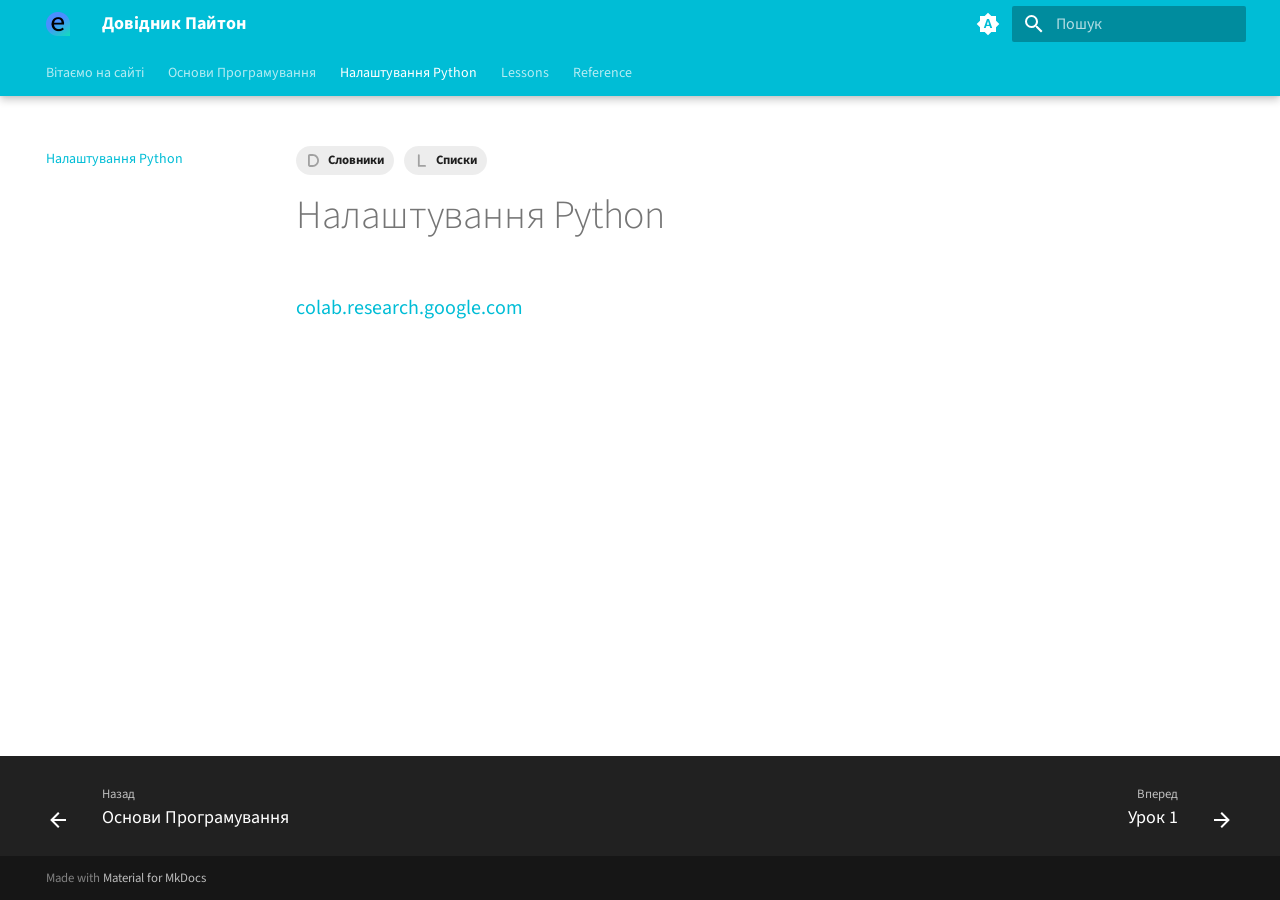
<file: setup/index.html>
<!doctype html>
<html lang="uk" class="no-js">
  <head>
    
      <meta charset="utf-8">
      <meta name="viewport" content="width=device-width,initial-scale=1">
      
      
      
        <link rel="canonical" href="https://ekidscoding.github.io/python-dovidnyk/setup/">
      
      
        <link rel="prev" href="../fundamentals/">
      
      
        <link rel="next" href="../lessons/1/">
      
      
      <link rel="icon" href="../assets/favicon.ico">
      <meta name="generator" content="mkdocs-1.6.1, mkdocs-material-9.6.14">
    
    
      
        <title>Налаштування Python - Довідник Пайтон</title>
      
    
    
      <link rel="stylesheet" href="../assets/stylesheets/main.342714a4.min.css">
      
        
        <link rel="stylesheet" href="../assets/stylesheets/palette.06af60db.min.css">
      
      


  
  
    
    
      
    
    
  
    
    
      
    
    
  
    
    
      
    
    
  
    
    
      
    
    
  
  
  <style>:root{.md-tag.md-tag--types{--md-tag-icon:url('data:image/svg+xml;charset=utf-8,%3Csvg%20xmlns%3D%22http%3A//www.w3.org/2000/svg%22%20viewBox%3D%220%200%2024%2024%22%3E%3Cpath%20d%3D%22M11%2011V2H2v9m2-2V4h5v5m11-2.5C20%207.9%2018.9%209%2017.5%209S15%207.9%2015%206.5%2016.11%204%2017.5%204%2020%205.11%2020%206.5M6.5%2014%202%2022h9m-3.42-2H5.42l1.08-1.92M22%206.5C22%204%2020%202%2017.5%202S13%204%2013%206.5s2%204.5%204.5%204.5S22%209%2022%206.5M19%2017v-3h-2v3h-3v2h3v3h2v-3h3v-2Z%22/%3E%3C/svg%3E');}.md-tag.md-tag--str{--md-tag-icon:url('data:image/svg+xml;charset=utf-8,%3Csvg%20xmlns%3D%22http%3A//www.w3.org/2000/svg%22%20viewBox%3D%220%200%20320%20512%22%3E%3C%21--%21%20Font%20Awesome%20Free%206.7.2%20by%20%40fontawesome%20-%20https%3A//fontawesome.com%20License%20-%20https%3A//fontawesome.com/license/free%20%28Icons%3A%20CC%20BY%204.0%2C%20Fonts%3A%20SIL%20OFL%201.1%2C%20Code%3A%20MIT%20License%29%20Copyright%202024%20Fonticons%2C%20Inc.--%3E%3Cpath%20d%3D%22M99.1%20105.4C79%20114%2068.2%20127.2%2065.2%20144.8c-2.4%2014.1-.7%2023.2%202%2029.4%202.8%206.3%207.9%2012.4%2016.7%2018.6%2019.2%2013.4%2048.3%2022.1%2084.9%2032.5%201%20.3%201.9.6%202.9.8%2032.7%209.3%2072%2020.6%20100.9%2040.7%2015.7%2010.9%2029.9%2025.5%2038.6%2045.1%208.8%2019.8%2010.8%2042%206.6%2066.3-7.3%2042.5-35.3%2071.7-71.8%2087.3-35.4%2015.2-79.1%2017.9-123.7%2010.9h-.2c-24-3.9-62.7-17.1-87.6-25.6-4.8-1.7-9.2-3.1-12.8-4.3-16.6-5.7-25.6-23.8-20.1-40.6s23.7-25.8%2040.5-20.3Q49.45%20388%2058%20391c25.4%208.6%2056.4%2019.2%2074.4%2022.1%2036.8%205.7%2067.5%202.5%2088.5-6.5%2020.1-8.6%2030.8-21.8%2033.9-39.4%202.4-14.1.7-23.2-2-29.4-2.8-6.3-7.9-12.4-16.7-18.6-19.2-13.4-48.3-22.1-84.9-32.5-1-.3-1.9-.6-2.9-.8-32.7-9.3-72-20.6-100.9-40.7-15.7-10.9-29.9-25.5-38.6-45.1-8.8-19.8-10.8-42-6.6-66.3l31.5%205.5-31.6-5.4c7.3-42.5%2035.3-71.7%2071.8-87.3%2035.4-15.2%2079.1-17.9%20123.7-10.9%2013%202%2052.4%209.6%2066.6%2013.4%2017.1%204.5%2027.2%2022.1%2022.7%2039.2s-22.1%2027.2-39.2%2022.7c-11.2-3-48.1-10.2-60.1-12l4.9-31.5-4.9%2031.5c-36.9-5.8-67.5-2.5-88.6%206.5z%22/%3E%3C/svg%3E');}.md-tag.md-tag--list{--md-tag-icon:url('data:image/svg+xml;charset=utf-8,%3Csvg%20xmlns%3D%22http%3A//www.w3.org/2000/svg%22%20viewBox%3D%220%200%20320%20512%22%3E%3C%21--%21%20Font%20Awesome%20Free%206.7.2%20by%20%40fontawesome%20-%20https%3A//fontawesome.com%20License%20-%20https%3A//fontawesome.com/license/free%20%28Icons%3A%20CC%20BY%204.0%2C%20Fonts%3A%20SIL%20OFL%201.1%2C%20Code%3A%20MIT%20License%29%20Copyright%202024%20Fonticons%2C%20Inc.--%3E%3Cpath%20d%3D%22M64%2032c17.7%200%2032%2014.3%2032%2032v352h192c17.7%200%2032%2014.3%2032%2032s-14.3%2032-32%2032H64c-17.7%200-32-14.3-32-32V64c0-17.7%2014.3-32%2032-32%22/%3E%3C/svg%3E');}.md-tag.md-tag--dict{--md-tag-icon:url('data:image/svg+xml;charset=utf-8,%3Csvg%20xmlns%3D%22http%3A//www.w3.org/2000/svg%22%20viewBox%3D%220%200%20384%20512%22%3E%3C%21--%21%20Font%20Awesome%20Free%206.7.2%20by%20%40fontawesome%20-%20https%3A//fontawesome.com%20License%20-%20https%3A//fontawesome.com/license/free%20%28Icons%3A%20CC%20BY%204.0%2C%20Fonts%3A%20SIL%20OFL%201.1%2C%20Code%3A%20MIT%20License%29%20Copyright%202024%20Fonticons%2C%20Inc.--%3E%3Cpath%20d%3D%22M0%2096c0-35.3%2028.7-64%2064-64h96c123.7%200%20224%20100.3%20224%20224S283.7%20480%20160%20480H64c-35.3%200-64-28.7-64-64zm160%200H64v320h96c88.4%200%20160-71.6%20160-160S248.4%2096%20160%2096%22/%3E%3C/svg%3E');}}</style>

    
    
      
    
    
      
        
        
        <link rel="preconnect" href="https://fonts.gstatic.com" crossorigin>
        <link rel="stylesheet" href="https://fonts.googleapis.com/css?family=Source+Sans+3:300,300i,400,400i,700,700i%7CSource+Code+Pro:400,400i,700,700i&display=fallback">
        <style>:root{--md-text-font:"Source Sans 3";--md-code-font:"Source Code Pro"}</style>
      
    
    
      <link rel="stylesheet" href="../stylesheets/extra.css">
    
      <link rel="stylesheet" href="../termynal.css">
    
    <script>__md_scope=new URL("..",location),__md_hash=e=>[...e].reduce(((e,_)=>(e<<5)-e+_.charCodeAt(0)),0),__md_get=(e,_=localStorage,t=__md_scope)=>JSON.parse(_.getItem(t.pathname+"."+e)),__md_set=(e,_,t=localStorage,a=__md_scope)=>{try{t.setItem(a.pathname+"."+e,JSON.stringify(_))}catch(e){}}</script>
    
      

    
    
    
  </head>
  
  
    
    
      
    
    
    
    
    <body dir="ltr" data-md-color-scheme="default" data-md-color-primary="indigo" data-md-color-accent="indigo">
  
    
    <input class="md-toggle" data-md-toggle="drawer" type="checkbox" id="__drawer" autocomplete="off">
    <input class="md-toggle" data-md-toggle="search" type="checkbox" id="__search" autocomplete="off">
    <label class="md-overlay" for="__drawer"></label>
    <div data-md-component="skip">
      
        
        <a href="#python" class="md-skip">
          Перейти до змісту
        </a>
      
    </div>
    <div data-md-component="announce">
      
    </div>
    
    
      

  

<header class="md-header md-header--shadow md-header--lifted" data-md-component="header">
  <nav class="md-header__inner md-grid" aria-label="Хедер">
    <a href=".." title="Довідник Пайтон" class="md-header__button md-logo" aria-label="Довідник Пайтон" data-md-component="logo">
      
  <img src="../assets/logo.png" alt="logo">

    </a>
    <label class="md-header__button md-icon" for="__drawer">
      
      <svg xmlns="http://www.w3.org/2000/svg" viewBox="0 0 24 24"><path d="M3 6h18v2H3zm0 5h18v2H3zm0 5h18v2H3z"/></svg>
    </label>
    <div class="md-header__title" data-md-component="header-title">
      <div class="md-header__ellipsis">
        <div class="md-header__topic">
          <span class="md-ellipsis">
            Довідник Пайтон
          </span>
        </div>
        <div class="md-header__topic" data-md-component="header-topic">
          <span class="md-ellipsis">
            
              Налаштування Python
            
          </span>
        </div>
      </div>
    </div>
    
      
        <form class="md-header__option" data-md-component="palette">
  
    
    
    
    <input class="md-option" data-md-color-media="(prefers-color-scheme)" data-md-color-scheme="default" data-md-color-primary="indigo" data-md-color-accent="indigo"  aria-label="Світла"  type="radio" name="__palette" id="__palette_0">
    
      <label class="md-header__button md-icon" title="Світла" for="__palette_1" hidden>
        <svg xmlns="http://www.w3.org/2000/svg" viewBox="0 0 24 24"><path d="m14.3 16-.7-2h-3.2l-.7 2H7.8L11 7h2l3.2 9zM20 8.69V4h-4.69L12 .69 8.69 4H4v4.69L.69 12 4 15.31V20h4.69L12 23.31 15.31 20H20v-4.69L23.31 12zm-9.15 3.96h2.3L12 9z"/></svg>
      </label>
    
  
    
    
    
    <input class="md-option" data-md-color-media="(prefers-color-scheme: light)" data-md-color-scheme="default" data-md-color-primary="cyan" data-md-color-accent="lime"  aria-label="Темна"  type="radio" name="__palette" id="__palette_1">
    
      <label class="md-header__button md-icon" title="Темна" for="__palette_2" hidden>
        <svg xmlns="http://www.w3.org/2000/svg" viewBox="0 0 24 24"><path d="M12 7a5 5 0 0 1 5 5 5 5 0 0 1-5 5 5 5 0 0 1-5-5 5 5 0 0 1 5-5m0 2a3 3 0 0 0-3 3 3 3 0 0 0 3 3 3 3 0 0 0 3-3 3 3 0 0 0-3-3m0-7 2.39 3.42C13.65 5.15 12.84 5 12 5s-1.65.15-2.39.42zM3.34 7l4.16-.35A7.2 7.2 0 0 0 5.94 8.5c-.44.74-.69 1.5-.83 2.29zm.02 10 1.76-3.77a7.131 7.131 0 0 0 2.38 4.14zM20.65 7l-1.77 3.79a7.02 7.02 0 0 0-2.38-4.15zm-.01 10-4.14.36c.59-.51 1.12-1.14 1.54-1.86.42-.73.69-1.5.83-2.29zM12 22l-2.41-3.44c.74.27 1.55.44 2.41.44.82 0 1.63-.17 2.37-.44z"/></svg>
      </label>
    
  
    
    
    
    <input class="md-option" data-md-color-media="(prefers-color-scheme: dark)" data-md-color-scheme="slate" data-md-color-primary="lime" data-md-color-accent="cyan"  aria-label="Автоматична"  type="radio" name="__palette" id="__palette_2">
    
      <label class="md-header__button md-icon" title="Автоматична" for="__palette_0" hidden>
        <svg xmlns="http://www.w3.org/2000/svg" viewBox="0 0 24 24"><path d="m17.75 4.09-2.53 1.94.91 3.06-2.63-1.81-2.63 1.81.91-3.06-2.53-1.94L12.44 4l1.06-3 1.06 3zm3.5 6.91-1.64 1.25.59 1.98-1.7-1.17-1.7 1.17.59-1.98L15.75 11l2.06-.05L18.5 9l.69 1.95zm-2.28 4.95c.83-.08 1.72 1.1 1.19 1.85-.32.45-.66.87-1.08 1.27C15.17 23 8.84 23 4.94 19.07c-3.91-3.9-3.91-10.24 0-14.14.4-.4.82-.76 1.27-1.08.75-.53 1.93.36 1.85 1.19-.27 2.86.69 5.83 2.89 8.02a9.96 9.96 0 0 0 8.02 2.89m-1.64 2.02a12.08 12.08 0 0 1-7.8-3.47c-2.17-2.19-3.33-5-3.49-7.82-2.81 3.14-2.7 7.96.31 10.98 3.02 3.01 7.84 3.12 10.98.31"/></svg>
      </label>
    
  
</form>
      
    
    
      <script>var palette=__md_get("__palette");if(palette&&palette.color){if("(prefers-color-scheme)"===palette.color.media){var media=matchMedia("(prefers-color-scheme: light)"),input=document.querySelector(media.matches?"[data-md-color-media='(prefers-color-scheme: light)']":"[data-md-color-media='(prefers-color-scheme: dark)']");palette.color.media=input.getAttribute("data-md-color-media"),palette.color.scheme=input.getAttribute("data-md-color-scheme"),palette.color.primary=input.getAttribute("data-md-color-primary"),palette.color.accent=input.getAttribute("data-md-color-accent")}for(var[key,value]of Object.entries(palette.color))document.body.setAttribute("data-md-color-"+key,value)}</script>
    
    
    
      
      
        <label class="md-header__button md-icon" for="__search">
          
          <svg xmlns="http://www.w3.org/2000/svg" viewBox="0 0 24 24"><path d="M9.5 3A6.5 6.5 0 0 1 16 9.5c0 1.61-.59 3.09-1.56 4.23l.27.27h.79l5 5-1.5 1.5-5-5v-.79l-.27-.27A6.52 6.52 0 0 1 9.5 16 6.5 6.5 0 0 1 3 9.5 6.5 6.5 0 0 1 9.5 3m0 2C7 5 5 7 5 9.5S7 14 9.5 14 14 12 14 9.5 12 5 9.5 5"/></svg>
        </label>
        <div class="md-search" data-md-component="search" role="dialog">
  <label class="md-search__overlay" for="__search"></label>
  <div class="md-search__inner" role="search">
    <form class="md-search__form" name="search">
      <input type="text" class="md-search__input" name="query" aria-label="Пошук" placeholder="Пошук" autocapitalize="off" autocorrect="off" autocomplete="off" spellcheck="false" data-md-component="search-query" required>
      <label class="md-search__icon md-icon" for="__search">
        
        <svg xmlns="http://www.w3.org/2000/svg" viewBox="0 0 24 24"><path d="M9.5 3A6.5 6.5 0 0 1 16 9.5c0 1.61-.59 3.09-1.56 4.23l.27.27h.79l5 5-1.5 1.5-5-5v-.79l-.27-.27A6.52 6.52 0 0 1 9.5 16 6.5 6.5 0 0 1 3 9.5 6.5 6.5 0 0 1 9.5 3m0 2C7 5 5 7 5 9.5S7 14 9.5 14 14 12 14 9.5 12 5 9.5 5"/></svg>
        
        <svg xmlns="http://www.w3.org/2000/svg" viewBox="0 0 24 24"><path d="M20 11v2H8l5.5 5.5-1.42 1.42L4.16 12l7.92-7.92L13.5 5.5 8 11z"/></svg>
      </label>
      <nav class="md-search__options" aria-label="Шукати">
        
        <button type="reset" class="md-search__icon md-icon" title="Очистити" aria-label="Очистити" tabindex="-1">
          
          <svg xmlns="http://www.w3.org/2000/svg" viewBox="0 0 24 24"><path d="M19 6.41 17.59 5 12 10.59 6.41 5 5 6.41 10.59 12 5 17.59 6.41 19 12 13.41 17.59 19 19 17.59 13.41 12z"/></svg>
        </button>
      </nav>
      
        <div class="md-search__suggest" data-md-component="search-suggest"></div>
      
    </form>
    <div class="md-search__output">
      <div class="md-search__scrollwrap" tabindex="0" data-md-scrollfix>
        <div class="md-search-result" data-md-component="search-result">
          <div class="md-search-result__meta">
            Пошук розпочато
          </div>
          <ol class="md-search-result__list" role="presentation"></ol>
        </div>
      </div>
    </div>
  </div>
</div>
      
    
    
  </nav>
  
    
      
<nav class="md-tabs" aria-label="Вкладки" data-md-component="tabs">
  <div class="md-grid">
    <ul class="md-tabs__list">
      
        
  
  
  
  
    <li class="md-tabs__item">
      <a href=".." class="md-tabs__link">
        
  
  
    
  
  Вітаємо на сайті

      </a>
    </li>
  

      
        
  
  
  
  
    <li class="md-tabs__item">
      <a href="../fundamentals/" class="md-tabs__link">
        
  
  
    
  
  Основи Програмування

      </a>
    </li>
  

      
        
  
  
  
    
  
  
    <li class="md-tabs__item md-tabs__item--active">
      <a href="./" class="md-tabs__link">
        
  
  
    
  
  Налаштування Python

      </a>
    </li>
  

      
        
  
  
  
  
    
    
      <li class="md-tabs__item">
        <a href="../lessons/1/" class="md-tabs__link">
          
  
  
  Lessons

        </a>
      </li>
    
  

      
        
  
  
  
  
    
    
      <li class="md-tabs__item">
        <a href="../reference/data_types/" class="md-tabs__link">
          
  
  
  Reference

        </a>
      </li>
    
  

      
    </ul>
  </div>
</nav>
    
  
</header>
    
    <div class="md-container" data-md-component="container">
      
      
        
      
      <main class="md-main" data-md-component="main">
        <div class="md-main__inner md-grid">
          
            
              
              <div class="md-sidebar md-sidebar--primary" data-md-component="sidebar" data-md-type="navigation" >
                <div class="md-sidebar__scrollwrap">
                  <div class="md-sidebar__inner">
                    


  


  

<nav class="md-nav md-nav--primary md-nav--lifted md-nav--integrated" aria-label="Навігація" data-md-level="0">
  <label class="md-nav__title" for="__drawer">
    <a href=".." title="Довідник Пайтон" class="md-nav__button md-logo" aria-label="Довідник Пайтон" data-md-component="logo">
      
  <img src="../assets/logo.png" alt="logo">

    </a>
    Довідник Пайтон
  </label>
  
  <ul class="md-nav__list" data-md-scrollfix>
    
      
      
  
  
  
  
    <li class="md-nav__item">
      <a href=".." class="md-nav__link">
        
  
  
  <span class="md-ellipsis">
    Вітаємо на сайті
    
  </span>
  

      </a>
    </li>
  

    
      
      
  
  
  
  
    <li class="md-nav__item">
      <a href="../fundamentals/" class="md-nav__link">
        
  
  
  <span class="md-ellipsis">
    Основи Програмування
    
  </span>
  

      </a>
    </li>
  

    
      
      
  
  
    
  
  
  
    <li class="md-nav__item md-nav__item--active">
      
      <input class="md-nav__toggle md-toggle" type="checkbox" id="__toc">
      
      
        
      
      
      <a href="./" class="md-nav__link md-nav__link--active">
        
  
  
  <span class="md-ellipsis">
    Налаштування Python
    
  </span>
  

      </a>
      
    </li>
  

    
      
      
  
  
  
  
    
    
    
    
      
      
    
    
    <li class="md-nav__item md-nav__item--nested">
      
        
        
        <input class="md-nav__toggle md-toggle " type="checkbox" id="__nav_4" >
        
          
          <label class="md-nav__link" for="__nav_4" id="__nav_4_label" tabindex="0">
            
  
  
  <span class="md-ellipsis">
    Lessons
    
  </span>
  

            <span class="md-nav__icon md-icon"></span>
          </label>
        
        <nav class="md-nav" data-md-level="1" aria-labelledby="__nav_4_label" aria-expanded="false">
          <label class="md-nav__title" for="__nav_4">
            <span class="md-nav__icon md-icon"></span>
            Lessons
          </label>
          <ul class="md-nav__list" data-md-scrollfix>
            
              
                
  
  
  
  
    <li class="md-nav__item">
      <a href="../lessons/1/" class="md-nav__link">
        
  
  
  <span class="md-ellipsis">
    Урок 1
    
  </span>
  

      </a>
    </li>
  

              
            
              
                
  
  
  
  
    <li class="md-nav__item">
      <a href="../lessons/2/" class="md-nav__link">
        
  
  
  <span class="md-ellipsis">
    Урок 2
    
  </span>
  

      </a>
    </li>
  

              
            
              
                
  
  
  
  
    <li class="md-nav__item">
      <a href="../lessons/3_summary_1/" class="md-nav__link">
        
  
  
  <span class="md-ellipsis">
    Уроки 1 та 2, підсумки.
    
  </span>
  

      </a>
    </li>
  

              
            
              
                
  
  
  
  
    <li class="md-nav__item">
      <a href="../lessons/3_summary_2_quiz/" class="md-nav__link">
        
  
  
  <span class="md-ellipsis">
    Уроки 1 та 2, ТЕСТ.
    
  </span>
  

      </a>
    </li>
  

              
            
              
                
  
  
  
  
    <li class="md-nav__item">
      <a href="../lessons/3_w/" class="md-nav__link">
        
  
  
  <span class="md-ellipsis">
    DEMO
    
  </span>
  

      </a>
    </li>
  

              
            
              
                
  
  
  
  
    <li class="md-nav__item">
      <a href="../lessons/3_y/" class="md-nav__link">
        
  
  
  <span class="md-ellipsis">
    Урок 3 (Вправи)
    
  </span>
  

      </a>
    </li>
  

              
            
              
                
  
  
  
  
    <li class="md-nav__item">
      <a href="../lessons/tags/" class="md-nav__link">
        
  
  
  <span class="md-ellipsis">
    Tags
    
  </span>
  

      </a>
    </li>
  

              
            
          </ul>
        </nav>
      
    </li>
  

    
      
      
  
  
  
  
    
    
    
    
      
      
    
    
    <li class="md-nav__item md-nav__item--nested">
      
        
        
        <input class="md-nav__toggle md-toggle " type="checkbox" id="__nav_5" >
        
          
          <label class="md-nav__link" for="__nav_5" id="__nav_5_label" tabindex="0">
            
  
  
  <span class="md-ellipsis">
    Reference
    
  </span>
  

            <span class="md-nav__icon md-icon"></span>
          </label>
        
        <nav class="md-nav" data-md-level="1" aria-labelledby="__nav_5_label" aria-expanded="false">
          <label class="md-nav__title" for="__nav_5">
            <span class="md-nav__icon md-icon"></span>
            Reference
          </label>
          <ul class="md-nav__list" data-md-scrollfix>
            
              
                
  
  
  
  
    <li class="md-nav__item">
      <a href="../reference/data_types/" class="md-nav__link">
        
  
  
  <span class="md-ellipsis">
    Загальна інформація
    
  </span>
  

      </a>
    </li>
  

              
            
              
                
  
  
  
  
    <li class="md-nav__item">
      <a href="../reference/naming/" class="md-nav__link">
        
  
  
  <span class="md-ellipsis">
    Правила Іменування Змінних
    
  </span>
  

      </a>
    </li>
  

              
            
          </ul>
        </nav>
      
    </li>
  

    
  </ul>
</nav>
                  </div>
                </div>
              </div>
            
            
          
          
            <div class="md-content" data-md-component="content">
              <article class="md-content__inner md-typeset">
                
                  

  <nav class="md-tags" >
    
      
      
        
        
          
        
      
      
        <span class="md-tag md-tag-icon md-tag--dict">Словники</span>
      
    
      
      
        
        
          
        
      
      
        <span class="md-tag md-tag-icon md-tag--list">Списки</span>
      
    
  </nav>



<h1 id="python">Налаштування Python<a class="headerlink" href="#python" title="Permanent link">⚓︎</a></h1>
<p><a href="https://colab.research.google.com/drive/1TQUhZjnTqDIN32tg8aBN0rKMGUHbhRyk">colab.research.google.com</a></p>







  
  






                
              </article>
            </div>
          
          
  <script>var tabs=__md_get("__tabs");if(Array.isArray(tabs))e:for(var set of document.querySelectorAll(".tabbed-set")){var labels=set.querySelector(".tabbed-labels");for(var tab of tabs)for(var label of labels.getElementsByTagName("label"))if(label.innerText.trim()===tab){var input=document.getElementById(label.htmlFor);input.checked=!0;continue e}}</script>

<script>var target=document.getElementById(location.hash.slice(1));target&&target.name&&(target.checked=target.name.startsWith("__tabbed_"))</script>
        </div>
        
          <button type="button" class="md-top md-icon" data-md-component="top" hidden>
  
  <svg xmlns="http://www.w3.org/2000/svg" viewBox="0 0 24 24"><path d="M13 20h-2V8l-5.5 5.5-1.42-1.42L12 4.16l7.92 7.92-1.42 1.42L13 8z"/></svg>
  Повернутись нагору
</button>
        
      </main>
      
        <footer class="md-footer">
  
    
      
      <nav class="md-footer__inner md-grid" aria-label="Футер" >
        
          
          <a href="../fundamentals/" class="md-footer__link md-footer__link--prev" aria-label="Назад: Основи Програмування">
            <div class="md-footer__button md-icon">
              
              <svg xmlns="http://www.w3.org/2000/svg" viewBox="0 0 24 24"><path d="M20 11v2H8l5.5 5.5-1.42 1.42L4.16 12l7.92-7.92L13.5 5.5 8 11z"/></svg>
            </div>
            <div class="md-footer__title">
              <span class="md-footer__direction">
                Назад
              </span>
              <div class="md-ellipsis">
                Основи Програмування
              </div>
            </div>
          </a>
        
        
          
          <a href="../lessons/1/" class="md-footer__link md-footer__link--next" aria-label="Вперед: Урок 1">
            <div class="md-footer__title">
              <span class="md-footer__direction">
                Вперед
              </span>
              <div class="md-ellipsis">
                Урок 1
              </div>
            </div>
            <div class="md-footer__button md-icon">
              
              <svg xmlns="http://www.w3.org/2000/svg" viewBox="0 0 24 24"><path d="M4 11v2h12l-5.5 5.5 1.42 1.42L19.84 12l-7.92-7.92L10.5 5.5 16 11z"/></svg>
            </div>
          </a>
        
      </nav>
    
  
  <div class="md-footer-meta md-typeset">
    <div class="md-footer-meta__inner md-grid">
      <div class="md-copyright">
  
  
    Made with
    <a href="https://squidfunk.github.io/mkdocs-material/" target="_blank" rel="noopener">
      Material for MkDocs
    </a>
  
</div>
      
    </div>
  </div>
</footer>
      
    </div>
    <div class="md-dialog" data-md-component="dialog">
      <div class="md-dialog__inner md-typeset"></div>
    </div>
    
    
    
      
      <script id="__config" type="application/json">{"base": "..", "features": ["navigation.top", "navigation.footer", "content.tabs.link", "content.tooltips", "toc.integrate", "navigation.tabs", "navigation.tabs.sticky", "search.suggest", "search.highlight"], "search": "../assets/javascripts/workers/search.d50fe291.min.js", "tags": {"\u041f\u0440\u043e\u0441\u0442\u0456 \u0422\u0438\u043f\u0438": "types", "\u0420\u044f\u0434\u043a\u0438": "str", "\u0421\u043b\u043e\u0432\u043d\u0438\u043a\u0438": "dict", "\u0421\u043f\u0438\u0441\u043a\u0438": "list"}, "translations": {"clipboard.copied": "\u0421\u043a\u043e\u043f\u0456\u0439\u043e\u0432\u0430\u043d\u043e \u0432 \u0431\u0443\u0444\u0435\u0440", "clipboard.copy": "\u0421\u043a\u043e\u043f\u0456\u044e\u0432\u0430\u0442\u0438 \u0432 \u0431\u0443\u0444\u0435\u0440", "search.result.more.one": "\u0429\u0435 1 \u0437\u0431\u0456\u0433 \u043d\u0430 \u0446\u0456\u0439 \u0441\u0442\u043e\u0440\u0456\u043d\u0446\u0456", "search.result.more.other": "\u0429\u0435 # \u0437\u0431\u0456\u0433\u0456\u0432 \u043d\u0430 \u0446\u0456\u0439 \u0441\u0442\u043e\u0440\u0456\u043d\u0446\u0456", "search.result.none": "\u0417\u0431\u0456\u0433\u0456\u0432 \u043d\u0435 \u0437\u043d\u0430\u0439\u0434\u0435\u043d\u043e", "search.result.one": "\u0417\u043d\u0430\u0439\u0434\u0435\u043d\u043e 1 \u0437\u0431\u0456\u0433", "search.result.other": "\u0417\u043d\u0430\u0439\u0434\u0435\u043d\u043e # \u0437\u0431\u0456\u0433\u0456\u0432", "search.result.placeholder": "\u0420\u043e\u0437\u043f\u043e\u0447\u043d\u0456\u0442\u044c \u043f\u0438\u0441\u0430\u0442\u0438 \u0434\u043b\u044f \u043f\u043e\u0448\u0443\u043a\u0443", "search.result.term.missing": "\u041d\u0435 \u0437\u043d\u0430\u0439\u0434\u0435\u043d\u043e \u0437\u0430\u043f\u0438\u0442\u0443", "select.version": "\u041e\u0431\u0440\u0430\u0442\u0438 \u0432\u0435\u0440\u0441\u0456\u044e"}, "version": null}</script>
    
    
      <script src="../assets/javascripts/bundle.13a4f30d.min.js"></script>
      
        <script src="../termynal.js"></script>
      
    
  </body>
</html>
</file>
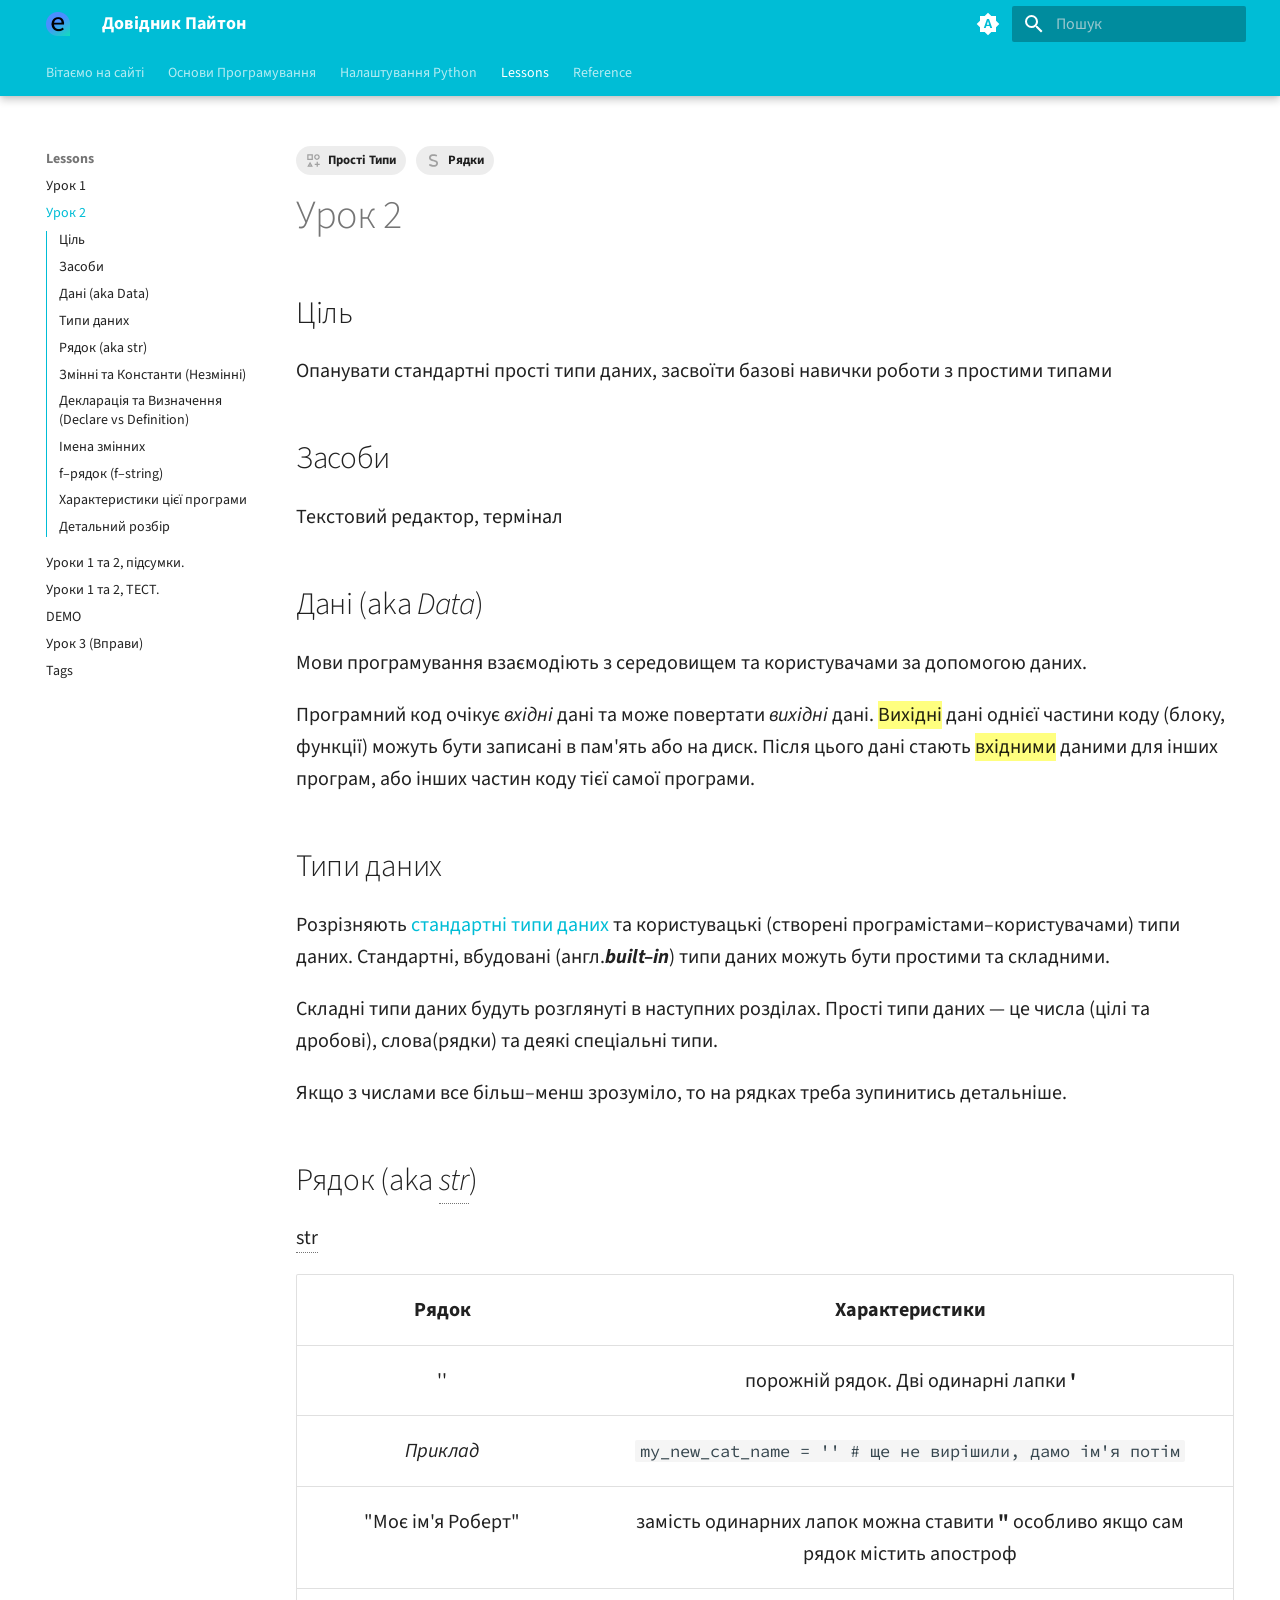
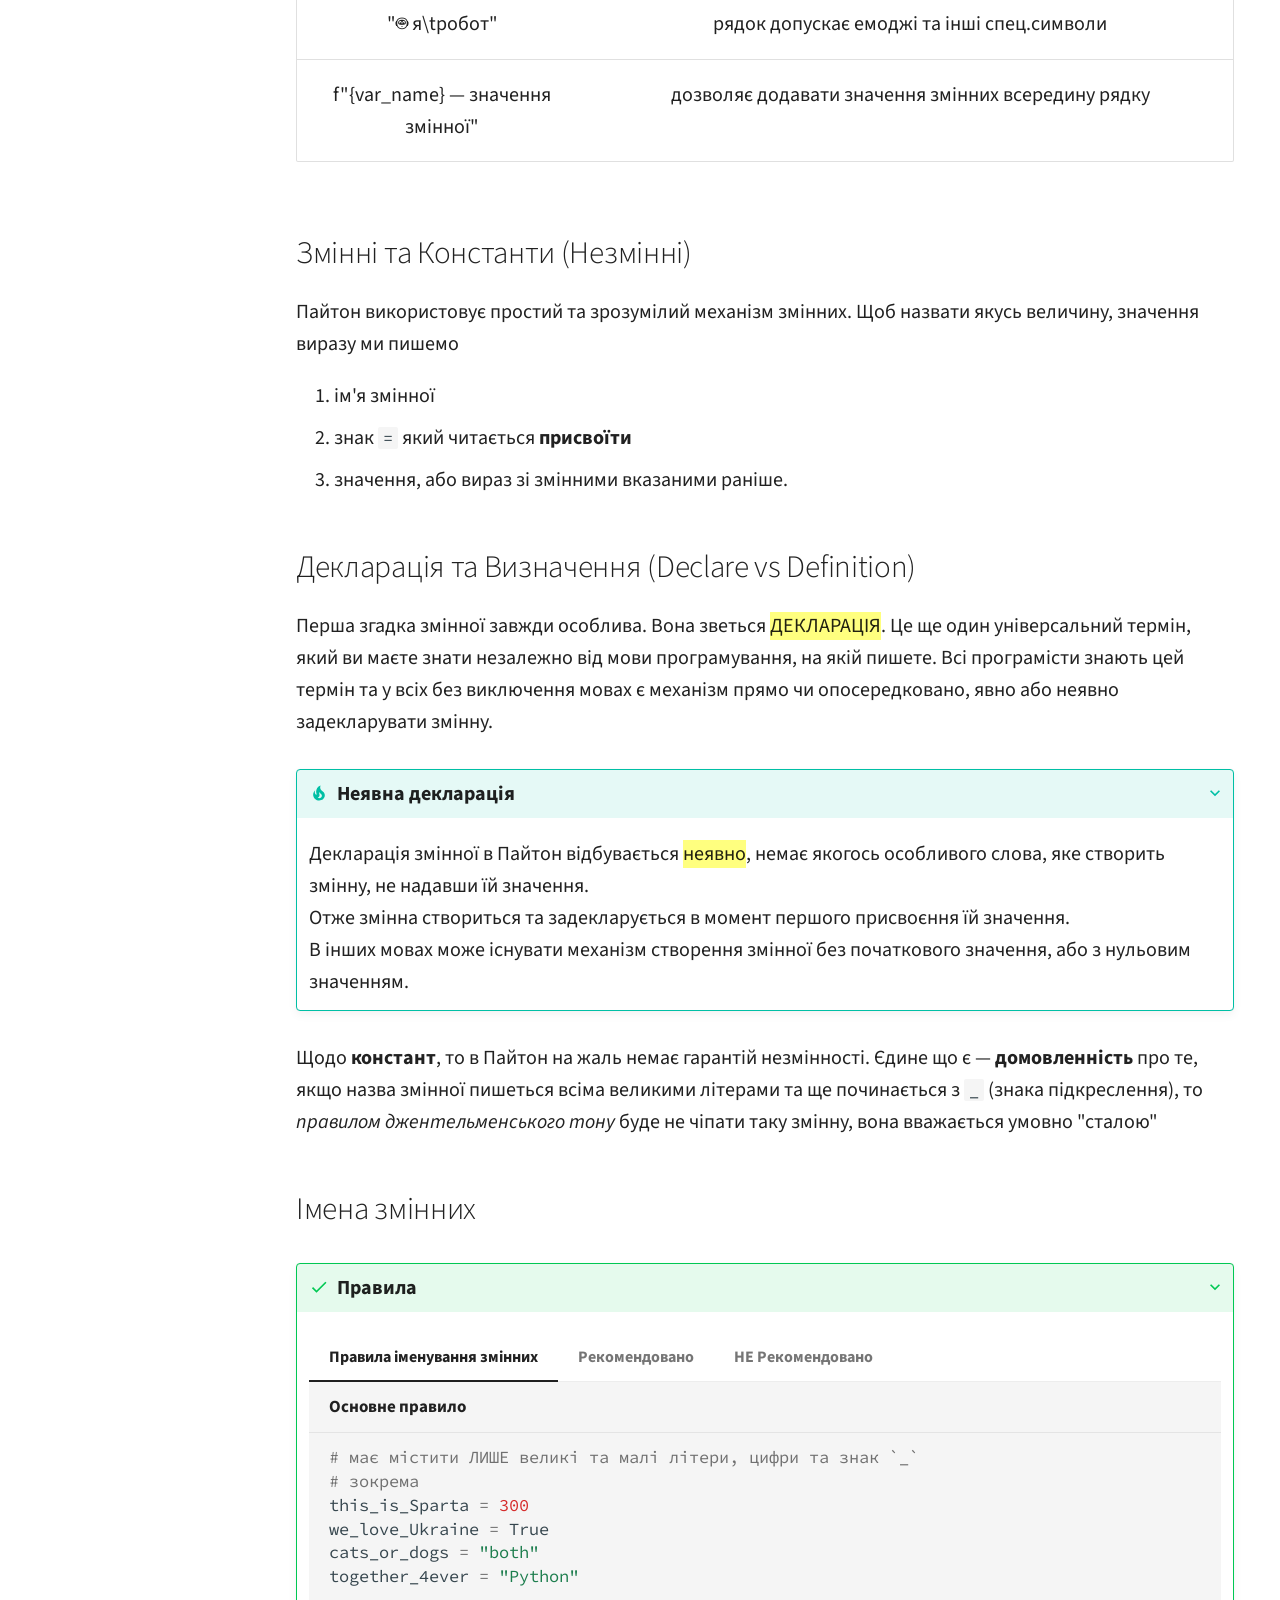
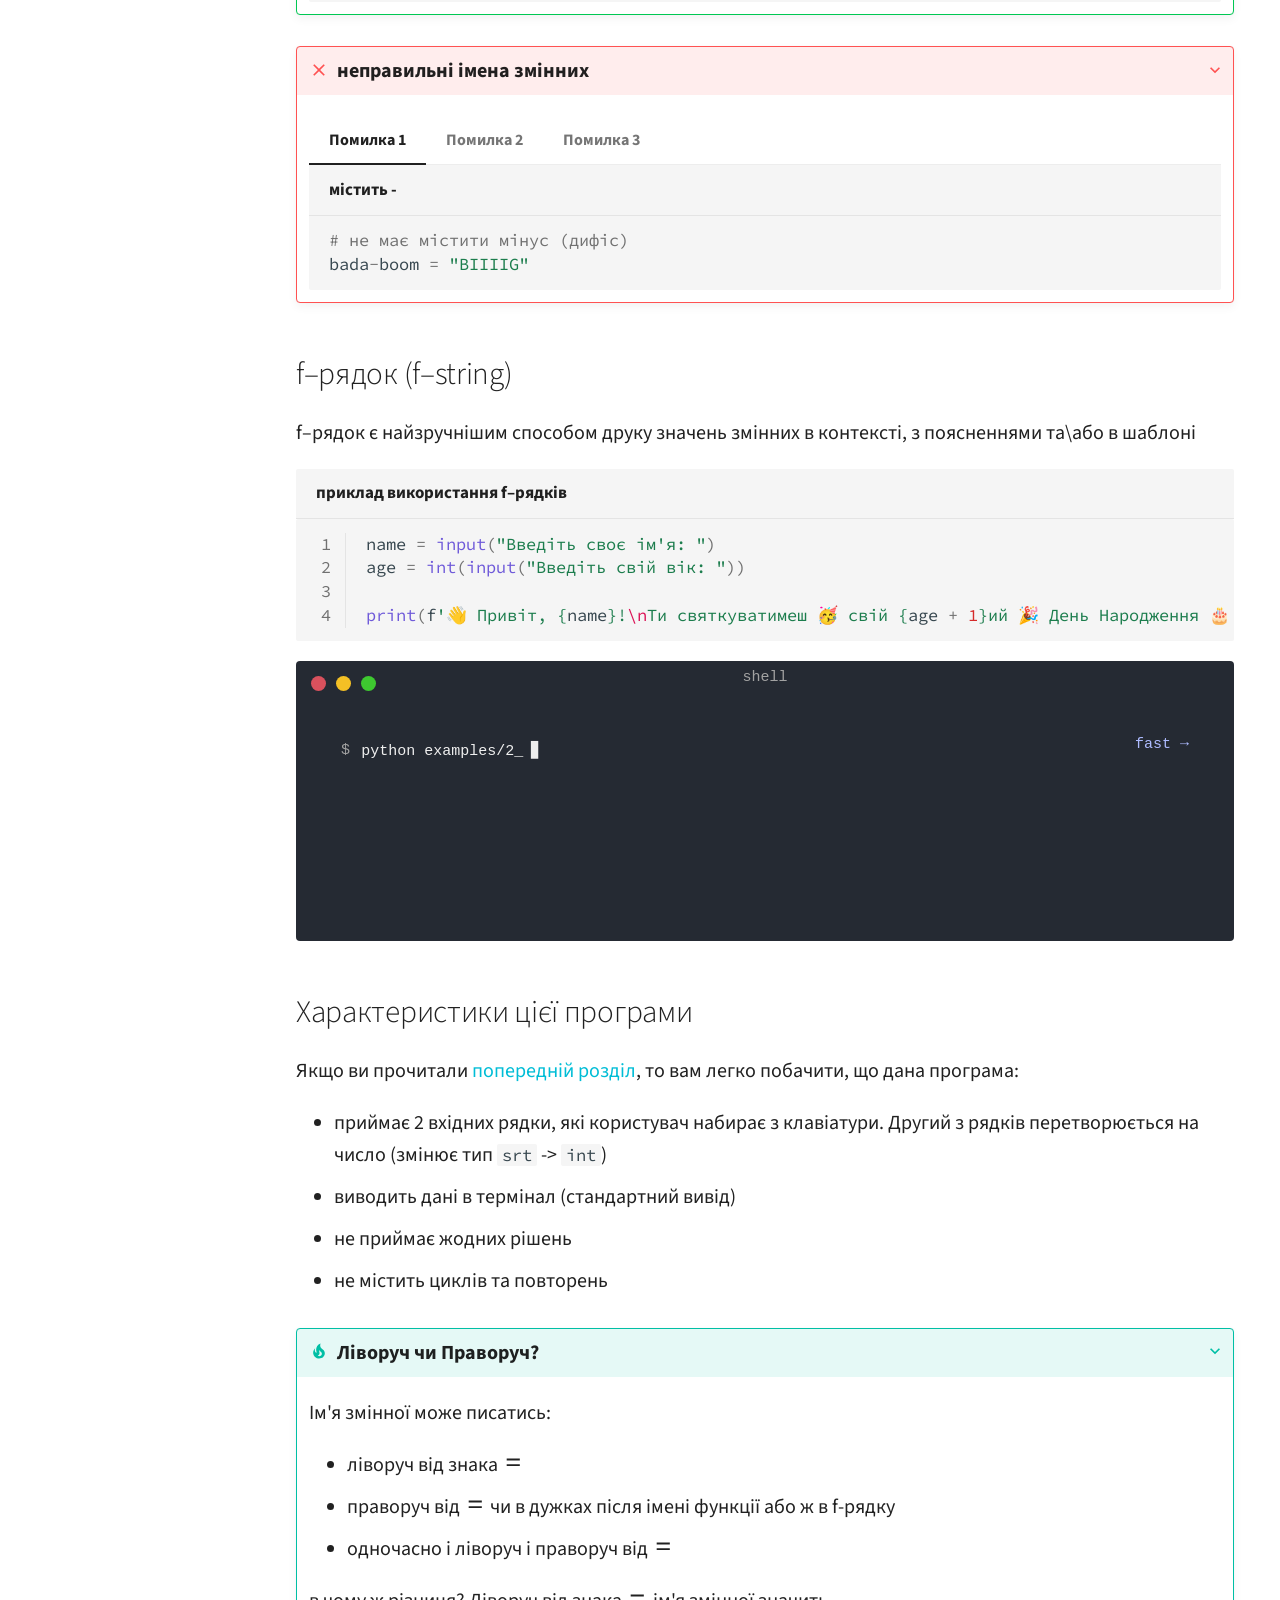
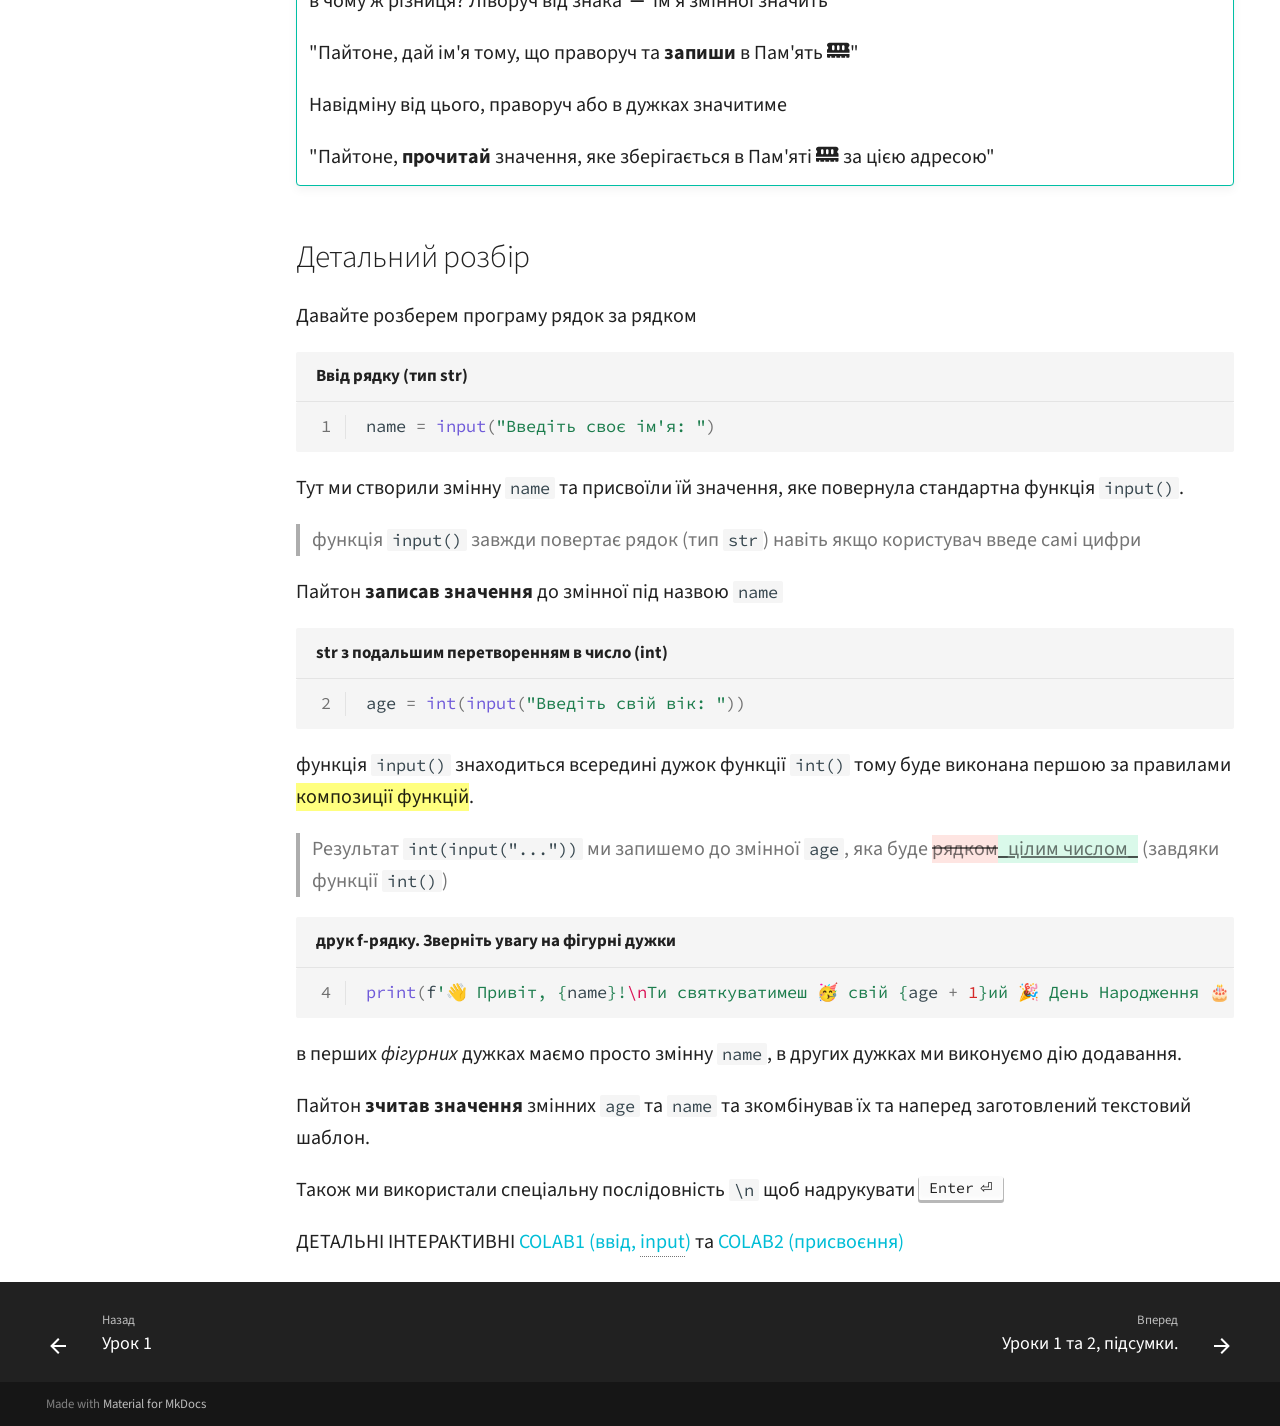
<file: lessons/2/index.html>
<!doctype html>
<html lang="uk" class="no-js">
  <head>
    
      <meta charset="utf-8">
      <meta name="viewport" content="width=device-width,initial-scale=1">
      
      
      
        <link rel="canonical" href="https://ekidscoding.github.io/python-dovidnyk/lessons/2/">
      
      
        <link rel="prev" href="../1/">
      
      
        <link rel="next" href="../3_summary_1/">
      
      
      <link rel="icon" href="../../assets/favicon.ico">
      <meta name="generator" content="mkdocs-1.6.1, mkdocs-material-9.6.14">
    
    
      
        <title>Урок 2 - Довідник Пайтон</title>
      
    
    
      <link rel="stylesheet" href="../../assets/stylesheets/main.342714a4.min.css">
      
        
        <link rel="stylesheet" href="../../assets/stylesheets/palette.06af60db.min.css">
      
      


  
  
    
    
      
    
    
  
    
    
      
    
    
  
    
    
      
    
    
  
    
    
      
    
    
  
  
  <style>:root{.md-tag.md-tag--types{--md-tag-icon:url('data:image/svg+xml;charset=utf-8,%3Csvg%20xmlns%3D%22http%3A//www.w3.org/2000/svg%22%20viewBox%3D%220%200%2024%2024%22%3E%3Cpath%20d%3D%22M11%2011V2H2v9m2-2V4h5v5m11-2.5C20%207.9%2018.9%209%2017.5%209S15%207.9%2015%206.5%2016.11%204%2017.5%204%2020%205.11%2020%206.5M6.5%2014%202%2022h9m-3.42-2H5.42l1.08-1.92M22%206.5C22%204%2020%202%2017.5%202S13%204%2013%206.5s2%204.5%204.5%204.5S22%209%2022%206.5M19%2017v-3h-2v3h-3v2h3v3h2v-3h3v-2Z%22/%3E%3C/svg%3E');}.md-tag.md-tag--str{--md-tag-icon:url('data:image/svg+xml;charset=utf-8,%3Csvg%20xmlns%3D%22http%3A//www.w3.org/2000/svg%22%20viewBox%3D%220%200%20320%20512%22%3E%3C%21--%21%20Font%20Awesome%20Free%206.7.2%20by%20%40fontawesome%20-%20https%3A//fontawesome.com%20License%20-%20https%3A//fontawesome.com/license/free%20%28Icons%3A%20CC%20BY%204.0%2C%20Fonts%3A%20SIL%20OFL%201.1%2C%20Code%3A%20MIT%20License%29%20Copyright%202024%20Fonticons%2C%20Inc.--%3E%3Cpath%20d%3D%22M99.1%20105.4C79%20114%2068.2%20127.2%2065.2%20144.8c-2.4%2014.1-.7%2023.2%202%2029.4%202.8%206.3%207.9%2012.4%2016.7%2018.6%2019.2%2013.4%2048.3%2022.1%2084.9%2032.5%201%20.3%201.9.6%202.9.8%2032.7%209.3%2072%2020.6%20100.9%2040.7%2015.7%2010.9%2029.9%2025.5%2038.6%2045.1%208.8%2019.8%2010.8%2042%206.6%2066.3-7.3%2042.5-35.3%2071.7-71.8%2087.3-35.4%2015.2-79.1%2017.9-123.7%2010.9h-.2c-24-3.9-62.7-17.1-87.6-25.6-4.8-1.7-9.2-3.1-12.8-4.3-16.6-5.7-25.6-23.8-20.1-40.6s23.7-25.8%2040.5-20.3Q49.45%20388%2058%20391c25.4%208.6%2056.4%2019.2%2074.4%2022.1%2036.8%205.7%2067.5%202.5%2088.5-6.5%2020.1-8.6%2030.8-21.8%2033.9-39.4%202.4-14.1.7-23.2-2-29.4-2.8-6.3-7.9-12.4-16.7-18.6-19.2-13.4-48.3-22.1-84.9-32.5-1-.3-1.9-.6-2.9-.8-32.7-9.3-72-20.6-100.9-40.7-15.7-10.9-29.9-25.5-38.6-45.1-8.8-19.8-10.8-42-6.6-66.3l31.5%205.5-31.6-5.4c7.3-42.5%2035.3-71.7%2071.8-87.3%2035.4-15.2%2079.1-17.9%20123.7-10.9%2013%202%2052.4%209.6%2066.6%2013.4%2017.1%204.5%2027.2%2022.1%2022.7%2039.2s-22.1%2027.2-39.2%2022.7c-11.2-3-48.1-10.2-60.1-12l4.9-31.5-4.9%2031.5c-36.9-5.8-67.5-2.5-88.6%206.5z%22/%3E%3C/svg%3E');}.md-tag.md-tag--list{--md-tag-icon:url('data:image/svg+xml;charset=utf-8,%3Csvg%20xmlns%3D%22http%3A//www.w3.org/2000/svg%22%20viewBox%3D%220%200%20320%20512%22%3E%3C%21--%21%20Font%20Awesome%20Free%206.7.2%20by%20%40fontawesome%20-%20https%3A//fontawesome.com%20License%20-%20https%3A//fontawesome.com/license/free%20%28Icons%3A%20CC%20BY%204.0%2C%20Fonts%3A%20SIL%20OFL%201.1%2C%20Code%3A%20MIT%20License%29%20Copyright%202024%20Fonticons%2C%20Inc.--%3E%3Cpath%20d%3D%22M64%2032c17.7%200%2032%2014.3%2032%2032v352h192c17.7%200%2032%2014.3%2032%2032s-14.3%2032-32%2032H64c-17.7%200-32-14.3-32-32V64c0-17.7%2014.3-32%2032-32%22/%3E%3C/svg%3E');}.md-tag.md-tag--dict{--md-tag-icon:url('data:image/svg+xml;charset=utf-8,%3Csvg%20xmlns%3D%22http%3A//www.w3.org/2000/svg%22%20viewBox%3D%220%200%20384%20512%22%3E%3C%21--%21%20Font%20Awesome%20Free%206.7.2%20by%20%40fontawesome%20-%20https%3A//fontawesome.com%20License%20-%20https%3A//fontawesome.com/license/free%20%28Icons%3A%20CC%20BY%204.0%2C%20Fonts%3A%20SIL%20OFL%201.1%2C%20Code%3A%20MIT%20License%29%20Copyright%202024%20Fonticons%2C%20Inc.--%3E%3Cpath%20d%3D%22M0%2096c0-35.3%2028.7-64%2064-64h96c123.7%200%20224%20100.3%20224%20224S283.7%20480%20160%20480H64c-35.3%200-64-28.7-64-64zm160%200H64v320h96c88.4%200%20160-71.6%20160-160S248.4%2096%20160%2096%22/%3E%3C/svg%3E');}}</style>

    
    
      
    
    
      
        
        
        <link rel="preconnect" href="https://fonts.gstatic.com" crossorigin>
        <link rel="stylesheet" href="https://fonts.googleapis.com/css?family=Source+Sans+3:300,300i,400,400i,700,700i%7CSource+Code+Pro:400,400i,700,700i&display=fallback">
        <style>:root{--md-text-font:"Source Sans 3";--md-code-font:"Source Code Pro"}</style>
      
    
    
      <link rel="stylesheet" href="../../stylesheets/extra.css">
    
      <link rel="stylesheet" href="../../termynal.css">
    
    <script>__md_scope=new URL("../..",location),__md_hash=e=>[...e].reduce(((e,_)=>(e<<5)-e+_.charCodeAt(0)),0),__md_get=(e,_=localStorage,t=__md_scope)=>JSON.parse(_.getItem(t.pathname+"."+e)),__md_set=(e,_,t=localStorage,a=__md_scope)=>{try{t.setItem(a.pathname+"."+e,JSON.stringify(_))}catch(e){}}</script>
    
      

    
    
    
  </head>
  
  
    
    
      
    
    
    
    
    <body dir="ltr" data-md-color-scheme="default" data-md-color-primary="indigo" data-md-color-accent="indigo">
  
    
    <input class="md-toggle" data-md-toggle="drawer" type="checkbox" id="__drawer" autocomplete="off">
    <input class="md-toggle" data-md-toggle="search" type="checkbox" id="__search" autocomplete="off">
    <label class="md-overlay" for="__drawer"></label>
    <div data-md-component="skip">
      
        
        <a href="#2" class="md-skip">
          Перейти до змісту
        </a>
      
    </div>
    <div data-md-component="announce">
      
    </div>
    
    
      

  

<header class="md-header md-header--shadow md-header--lifted" data-md-component="header">
  <nav class="md-header__inner md-grid" aria-label="Хедер">
    <a href="../.." title="Довідник Пайтон" class="md-header__button md-logo" aria-label="Довідник Пайтон" data-md-component="logo">
      
  <img src="../../assets/logo.png" alt="logo">

    </a>
    <label class="md-header__button md-icon" for="__drawer">
      
      <svg xmlns="http://www.w3.org/2000/svg" viewBox="0 0 24 24"><path d="M3 6h18v2H3zm0 5h18v2H3zm0 5h18v2H3z"/></svg>
    </label>
    <div class="md-header__title" data-md-component="header-title">
      <div class="md-header__ellipsis">
        <div class="md-header__topic">
          <span class="md-ellipsis">
            Довідник Пайтон
          </span>
        </div>
        <div class="md-header__topic" data-md-component="header-topic">
          <span class="md-ellipsis">
            
              Урок 2
            
          </span>
        </div>
      </div>
    </div>
    
      
        <form class="md-header__option" data-md-component="palette">
  
    
    
    
    <input class="md-option" data-md-color-media="(prefers-color-scheme)" data-md-color-scheme="default" data-md-color-primary="indigo" data-md-color-accent="indigo"  aria-label="Світла"  type="radio" name="__palette" id="__palette_0">
    
      <label class="md-header__button md-icon" title="Світла" for="__palette_1" hidden>
        <svg xmlns="http://www.w3.org/2000/svg" viewBox="0 0 24 24"><path d="m14.3 16-.7-2h-3.2l-.7 2H7.8L11 7h2l3.2 9zM20 8.69V4h-4.69L12 .69 8.69 4H4v4.69L.69 12 4 15.31V20h4.69L12 23.31 15.31 20H20v-4.69L23.31 12zm-9.15 3.96h2.3L12 9z"/></svg>
      </label>
    
  
    
    
    
    <input class="md-option" data-md-color-media="(prefers-color-scheme: light)" data-md-color-scheme="default" data-md-color-primary="cyan" data-md-color-accent="lime"  aria-label="Темна"  type="radio" name="__palette" id="__palette_1">
    
      <label class="md-header__button md-icon" title="Темна" for="__palette_2" hidden>
        <svg xmlns="http://www.w3.org/2000/svg" viewBox="0 0 24 24"><path d="M12 7a5 5 0 0 1 5 5 5 5 0 0 1-5 5 5 5 0 0 1-5-5 5 5 0 0 1 5-5m0 2a3 3 0 0 0-3 3 3 3 0 0 0 3 3 3 3 0 0 0 3-3 3 3 0 0 0-3-3m0-7 2.39 3.42C13.65 5.15 12.84 5 12 5s-1.65.15-2.39.42zM3.34 7l4.16-.35A7.2 7.2 0 0 0 5.94 8.5c-.44.74-.69 1.5-.83 2.29zm.02 10 1.76-3.77a7.131 7.131 0 0 0 2.38 4.14zM20.65 7l-1.77 3.79a7.02 7.02 0 0 0-2.38-4.15zm-.01 10-4.14.36c.59-.51 1.12-1.14 1.54-1.86.42-.73.69-1.5.83-2.29zM12 22l-2.41-3.44c.74.27 1.55.44 2.41.44.82 0 1.63-.17 2.37-.44z"/></svg>
      </label>
    
  
    
    
    
    <input class="md-option" data-md-color-media="(prefers-color-scheme: dark)" data-md-color-scheme="slate" data-md-color-primary="lime" data-md-color-accent="cyan"  aria-label="Автоматична"  type="radio" name="__palette" id="__palette_2">
    
      <label class="md-header__button md-icon" title="Автоматична" for="__palette_0" hidden>
        <svg xmlns="http://www.w3.org/2000/svg" viewBox="0 0 24 24"><path d="m17.75 4.09-2.53 1.94.91 3.06-2.63-1.81-2.63 1.81.91-3.06-2.53-1.94L12.44 4l1.06-3 1.06 3zm3.5 6.91-1.64 1.25.59 1.98-1.7-1.17-1.7 1.17.59-1.98L15.75 11l2.06-.05L18.5 9l.69 1.95zm-2.28 4.95c.83-.08 1.72 1.1 1.19 1.85-.32.45-.66.87-1.08 1.27C15.17 23 8.84 23 4.94 19.07c-3.91-3.9-3.91-10.24 0-14.14.4-.4.82-.76 1.27-1.08.75-.53 1.93.36 1.85 1.19-.27 2.86.69 5.83 2.89 8.02a9.96 9.96 0 0 0 8.02 2.89m-1.64 2.02a12.08 12.08 0 0 1-7.8-3.47c-2.17-2.19-3.33-5-3.49-7.82-2.81 3.14-2.7 7.96.31 10.98 3.02 3.01 7.84 3.12 10.98.31"/></svg>
      </label>
    
  
</form>
      
    
    
      <script>var palette=__md_get("__palette");if(palette&&palette.color){if("(prefers-color-scheme)"===palette.color.media){var media=matchMedia("(prefers-color-scheme: light)"),input=document.querySelector(media.matches?"[data-md-color-media='(prefers-color-scheme: light)']":"[data-md-color-media='(prefers-color-scheme: dark)']");palette.color.media=input.getAttribute("data-md-color-media"),palette.color.scheme=input.getAttribute("data-md-color-scheme"),palette.color.primary=input.getAttribute("data-md-color-primary"),palette.color.accent=input.getAttribute("data-md-color-accent")}for(var[key,value]of Object.entries(palette.color))document.body.setAttribute("data-md-color-"+key,value)}</script>
    
    
    
      
      
        <label class="md-header__button md-icon" for="__search">
          
          <svg xmlns="http://www.w3.org/2000/svg" viewBox="0 0 24 24"><path d="M9.5 3A6.5 6.5 0 0 1 16 9.5c0 1.61-.59 3.09-1.56 4.23l.27.27h.79l5 5-1.5 1.5-5-5v-.79l-.27-.27A6.52 6.52 0 0 1 9.5 16 6.5 6.5 0 0 1 3 9.5 6.5 6.5 0 0 1 9.5 3m0 2C7 5 5 7 5 9.5S7 14 9.5 14 14 12 14 9.5 12 5 9.5 5"/></svg>
        </label>
        <div class="md-search" data-md-component="search" role="dialog">
  <label class="md-search__overlay" for="__search"></label>
  <div class="md-search__inner" role="search">
    <form class="md-search__form" name="search">
      <input type="text" class="md-search__input" name="query" aria-label="Пошук" placeholder="Пошук" autocapitalize="off" autocorrect="off" autocomplete="off" spellcheck="false" data-md-component="search-query" required>
      <label class="md-search__icon md-icon" for="__search">
        
        <svg xmlns="http://www.w3.org/2000/svg" viewBox="0 0 24 24"><path d="M9.5 3A6.5 6.5 0 0 1 16 9.5c0 1.61-.59 3.09-1.56 4.23l.27.27h.79l5 5-1.5 1.5-5-5v-.79l-.27-.27A6.52 6.52 0 0 1 9.5 16 6.5 6.5 0 0 1 3 9.5 6.5 6.5 0 0 1 9.5 3m0 2C7 5 5 7 5 9.5S7 14 9.5 14 14 12 14 9.5 12 5 9.5 5"/></svg>
        
        <svg xmlns="http://www.w3.org/2000/svg" viewBox="0 0 24 24"><path d="M20 11v2H8l5.5 5.5-1.42 1.42L4.16 12l7.92-7.92L13.5 5.5 8 11z"/></svg>
      </label>
      <nav class="md-search__options" aria-label="Шукати">
        
        <button type="reset" class="md-search__icon md-icon" title="Очистити" aria-label="Очистити" tabindex="-1">
          
          <svg xmlns="http://www.w3.org/2000/svg" viewBox="0 0 24 24"><path d="M19 6.41 17.59 5 12 10.59 6.41 5 5 6.41 10.59 12 5 17.59 6.41 19 12 13.41 17.59 19 19 17.59 13.41 12z"/></svg>
        </button>
      </nav>
      
        <div class="md-search__suggest" data-md-component="search-suggest"></div>
      
    </form>
    <div class="md-search__output">
      <div class="md-search__scrollwrap" tabindex="0" data-md-scrollfix>
        <div class="md-search-result" data-md-component="search-result">
          <div class="md-search-result__meta">
            Пошук розпочато
          </div>
          <ol class="md-search-result__list" role="presentation"></ol>
        </div>
      </div>
    </div>
  </div>
</div>
      
    
    
  </nav>
  
    
      
<nav class="md-tabs" aria-label="Вкладки" data-md-component="tabs">
  <div class="md-grid">
    <ul class="md-tabs__list">
      
        
  
  
  
  
    <li class="md-tabs__item">
      <a href="../.." class="md-tabs__link">
        
  
  
    
  
  Вітаємо на сайті

      </a>
    </li>
  

      
        
  
  
  
  
    <li class="md-tabs__item">
      <a href="../../fundamentals/" class="md-tabs__link">
        
  
  
    
  
  Основи Програмування

      </a>
    </li>
  

      
        
  
  
  
  
    <li class="md-tabs__item">
      <a href="../../setup/" class="md-tabs__link">
        
  
  
    
  
  Налаштування Python

      </a>
    </li>
  

      
        
  
  
  
    
  
  
    
    
      <li class="md-tabs__item md-tabs__item--active">
        <a href="../1/" class="md-tabs__link">
          
  
  
  Lessons

        </a>
      </li>
    
  

      
        
  
  
  
  
    
    
      <li class="md-tabs__item">
        <a href="../../reference/data_types/" class="md-tabs__link">
          
  
  
  Reference

        </a>
      </li>
    
  

      
    </ul>
  </div>
</nav>
    
  
</header>
    
    <div class="md-container" data-md-component="container">
      
      
        
      
      <main class="md-main" data-md-component="main">
        <div class="md-main__inner md-grid">
          
            
              
              <div class="md-sidebar md-sidebar--primary" data-md-component="sidebar" data-md-type="navigation" >
                <div class="md-sidebar__scrollwrap">
                  <div class="md-sidebar__inner">
                    


  


  

<nav class="md-nav md-nav--primary md-nav--lifted md-nav--integrated" aria-label="Навігація" data-md-level="0">
  <label class="md-nav__title" for="__drawer">
    <a href="../.." title="Довідник Пайтон" class="md-nav__button md-logo" aria-label="Довідник Пайтон" data-md-component="logo">
      
  <img src="../../assets/logo.png" alt="logo">

    </a>
    Довідник Пайтон
  </label>
  
  <ul class="md-nav__list" data-md-scrollfix>
    
      
      
  
  
  
  
    <li class="md-nav__item">
      <a href="../.." class="md-nav__link">
        
  
  
  <span class="md-ellipsis">
    Вітаємо на сайті
    
  </span>
  

      </a>
    </li>
  

    
      
      
  
  
  
  
    <li class="md-nav__item">
      <a href="../../fundamentals/" class="md-nav__link">
        
  
  
  <span class="md-ellipsis">
    Основи Програмування
    
  </span>
  

      </a>
    </li>
  

    
      
      
  
  
  
  
    <li class="md-nav__item">
      <a href="../../setup/" class="md-nav__link">
        
  
  
  <span class="md-ellipsis">
    Налаштування Python
    
  </span>
  

      </a>
    </li>
  

    
      
      
  
  
    
  
  
  
    
    
    
    
      
        
        
      
      
    
    
    <li class="md-nav__item md-nav__item--active md-nav__item--section md-nav__item--nested">
      
        
        
        <input class="md-nav__toggle md-toggle " type="checkbox" id="__nav_4" checked>
        
          
          <label class="md-nav__link" for="__nav_4" id="__nav_4_label" tabindex="">
            
  
  
  <span class="md-ellipsis">
    Lessons
    
  </span>
  

            <span class="md-nav__icon md-icon"></span>
          </label>
        
        <nav class="md-nav" data-md-level="1" aria-labelledby="__nav_4_label" aria-expanded="true">
          <label class="md-nav__title" for="__nav_4">
            <span class="md-nav__icon md-icon"></span>
            Lessons
          </label>
          <ul class="md-nav__list" data-md-scrollfix>
            
              
                
  
  
  
  
    <li class="md-nav__item">
      <a href="../1/" class="md-nav__link">
        
  
  
  <span class="md-ellipsis">
    Урок 1
    
  </span>
  

      </a>
    </li>
  

              
            
              
                
  
  
    
  
  
  
    <li class="md-nav__item md-nav__item--active">
      
      <input class="md-nav__toggle md-toggle" type="checkbox" id="__toc">
      
      
        
      
      
        <label class="md-nav__link md-nav__link--active" for="__toc">
          
  
  
  <span class="md-ellipsis">
    Урок 2
    
  </span>
  

          <span class="md-nav__icon md-icon"></span>
        </label>
      
      <a href="./" class="md-nav__link md-nav__link--active">
        
  
  
  <span class="md-ellipsis">
    Урок 2
    
  </span>
  

      </a>
      
        

  

<nav class="md-nav md-nav--secondary" aria-label="Зміст">
  
  
  
    
  
  
    <label class="md-nav__title" for="__toc">
      <span class="md-nav__icon md-icon"></span>
      Зміст
    </label>
    <ul class="md-nav__list" data-md-component="toc" data-md-scrollfix>
      
        <li class="md-nav__item">
  <a href="#_1" class="md-nav__link">
    <span class="md-ellipsis">
      Ціль
    </span>
  </a>
  
</li>
      
        <li class="md-nav__item">
  <a href="#_2" class="md-nav__link">
    <span class="md-ellipsis">
      Засоби
    </span>
  </a>
  
</li>
      
        <li class="md-nav__item">
  <a href="#aka-data" class="md-nav__link">
    <span class="md-ellipsis">
      Дані (aka Data)
    </span>
  </a>
  
</li>
      
        <li class="md-nav__item">
  <a href="#_3" class="md-nav__link">
    <span class="md-ellipsis">
      Типи даних
    </span>
  </a>
  
</li>
      
        <li class="md-nav__item">
  <a href="#aka-str" class="md-nav__link">
    <span class="md-ellipsis">
      Рядок (aka str)
    </span>
  </a>
  
</li>
      
        <li class="md-nav__item">
  <a href="#_4" class="md-nav__link">
    <span class="md-ellipsis">
      Змінні та Константи (Незмінні)
    </span>
  </a>
  
</li>
      
        <li class="md-nav__item">
  <a href="#declare-vs-definition" class="md-nav__link">
    <span class="md-ellipsis">
      Декларація та Визначення (Declare vs Definition)
    </span>
  </a>
  
</li>
      
        <li class="md-nav__item">
  <a href="#_5" class="md-nav__link">
    <span class="md-ellipsis">
      Імена змінних
    </span>
  </a>
  
</li>
      
        <li class="md-nav__item">
  <a href="#f-fstring" class="md-nav__link">
    <span class="md-ellipsis">
      f–рядок (f–string)
    </span>
  </a>
  
</li>
      
        <li class="md-nav__item">
  <a href="#_6" class="md-nav__link">
    <span class="md-ellipsis">
      Характеристики цієї програми
    </span>
  </a>
  
</li>
      
        <li class="md-nav__item">
  <a href="#_7" class="md-nav__link">
    <span class="md-ellipsis">
      Детальний розбір
    </span>
  </a>
  
</li>
      
    </ul>
  
</nav>
      
    </li>
  

              
            
              
                
  
  
  
  
    <li class="md-nav__item">
      <a href="../3_summary_1/" class="md-nav__link">
        
  
  
  <span class="md-ellipsis">
    Уроки 1 та 2, підсумки.
    
  </span>
  

      </a>
    </li>
  

              
            
              
                
  
  
  
  
    <li class="md-nav__item">
      <a href="../3_summary_2_quiz/" class="md-nav__link">
        
  
  
  <span class="md-ellipsis">
    Уроки 1 та 2, ТЕСТ.
    
  </span>
  

      </a>
    </li>
  

              
            
              
                
  
  
  
  
    <li class="md-nav__item">
      <a href="../3_w/" class="md-nav__link">
        
  
  
  <span class="md-ellipsis">
    DEMO
    
  </span>
  

      </a>
    </li>
  

              
            
              
                
  
  
  
  
    <li class="md-nav__item">
      <a href="../3_y/" class="md-nav__link">
        
  
  
  <span class="md-ellipsis">
    Урок 3 (Вправи)
    
  </span>
  

      </a>
    </li>
  

              
            
              
                
  
  
  
  
    <li class="md-nav__item">
      <a href="../tags/" class="md-nav__link">
        
  
  
  <span class="md-ellipsis">
    Tags
    
  </span>
  

      </a>
    </li>
  

              
            
          </ul>
        </nav>
      
    </li>
  

    
      
      
  
  
  
  
    
    
    
    
      
      
    
    
    <li class="md-nav__item md-nav__item--nested">
      
        
        
        <input class="md-nav__toggle md-toggle " type="checkbox" id="__nav_5" >
        
          
          <label class="md-nav__link" for="__nav_5" id="__nav_5_label" tabindex="0">
            
  
  
  <span class="md-ellipsis">
    Reference
    
  </span>
  

            <span class="md-nav__icon md-icon"></span>
          </label>
        
        <nav class="md-nav" data-md-level="1" aria-labelledby="__nav_5_label" aria-expanded="false">
          <label class="md-nav__title" for="__nav_5">
            <span class="md-nav__icon md-icon"></span>
            Reference
          </label>
          <ul class="md-nav__list" data-md-scrollfix>
            
              
                
  
  
  
  
    <li class="md-nav__item">
      <a href="../../reference/data_types/" class="md-nav__link">
        
  
  
  <span class="md-ellipsis">
    Загальна інформація
    
  </span>
  

      </a>
    </li>
  

              
            
              
                
  
  
  
  
    <li class="md-nav__item">
      <a href="../../reference/naming/" class="md-nav__link">
        
  
  
  <span class="md-ellipsis">
    Правила Іменування Змінних
    
  </span>
  

      </a>
    </li>
  

              
            
          </ul>
        </nav>
      
    </li>
  

    
  </ul>
</nav>
                  </div>
                </div>
              </div>
            
            
          
          
            <div class="md-content" data-md-component="content">
              <article class="md-content__inner md-typeset">
                
                  

  <nav class="md-tags" >
    
      
      
        
        
          
        
      
      
        <span class="md-tag md-tag-icon md-tag--types">Прості Типи</span>
      
    
      
      
        
        
          
        
      
      
        <span class="md-tag md-tag-icon md-tag--str">Рядки</span>
      
    
  </nav>



<h1 id="2">Урок 2<a class="headerlink" href="#2" title="Permanent link">⚓︎</a></h1>
<h2 id="_1">Ціль<a class="headerlink" href="#_1" title="Permanent link">⚓︎</a></h2>
<p>Опанувати стандартні прості типи даних, засвоїти базові навички роботи з простими типами</p>
<h2 id="_2">Засоби<a class="headerlink" href="#_2" title="Permanent link">⚓︎</a></h2>
<p>Текстовий редактор, термінал</p>
<h2 id="aka-data">Дані (aka <em>Data</em>)<a class="headerlink" href="#aka-data" title="Permanent link">⚓︎</a></h2>
<p>Мови програмування взаємодіють з середовищем та користувачами за допомогою даних.</p>
<p>Програмний код очікує <em>вхідні</em> дані та може повертати <em>вихідні</em> дані.
<mark>Вихідні</mark> дані однієї частини коду (блоку, функції) можуть бути записані в пам'ять або на диск.
Після цього дані стають <mark>вхідними</mark> даними для інших програм, або інших частин коду тієї самої програми.</p>
<h2 id="_3">Типи даних<a class="headerlink" href="#_3" title="Permanent link">⚓︎</a></h2>
<p>Розрізняють <a href="../../reference/data_types/">стандартні типи даних</a> та користувацькі (створені програмістами–користувачами) типи даних.
Стандартні, вбудовані (англ.<strong><em>built–in</em></strong>) типи даних можуть бути простими та складними.</p>
<p>Складні типи даних будуть розглянуті в наступних розділах.
Прості типи даних — це числа (цілі та дробові), слова(рядки) та деякі спеціальні типи.</p>
<p>Якщо з числами все більш–менш зрозуміло, то на рядках треба зупинитись детальніше.</p>
<h2 id="aka-str">Рядок (aka <em><abbr title="🟡 string - рядок (тексту)">str</abbr></em>)<a class="headerlink" href="#aka-str" title="Permanent link">⚓︎</a></h2>
<p><abbr title="🟡 string - рядок (тексту)">str</abbr></p>
<table>
<thead>
<tr>
<th style="text-align: center;">Рядок</th>
<th style="text-align: center;">Характеристики</th>
</tr>
</thead>
<tbody>
<tr>
<td style="text-align: center;">''</td>
<td style="text-align: center;">порожній рядок. Дві одинарні лапки <strong>'</strong></td>
</tr>
<tr>
<td style="text-align: center;"><em>Приклад</em></td>
<td style="text-align: center;"><code>my_new_cat_name = '' # ще не вирішили, дамо ім'я потім</code></td>
</tr>
<tr>
<td style="text-align: center;">"Моє ім'я Роберт"</td>
<td style="text-align: center;">замість одинарних лапок можна ставити <strong>"</strong> особливо якщо сам рядок містить апостроф</td>
</tr>
<tr>
<td style="text-align: center;">"🤖 я\tробот"</td>
<td style="text-align: center;">рядок допускає емоджі та інші спец.символи</td>
</tr>
<tr>
<td style="text-align: center;">f"{var_name} — значення змінної"</td>
<td style="text-align: center;">дозволяє додавати значення змінних всередину рядку</td>
</tr>
</tbody>
</table>
<h2 id="_4">Змінні та Константи (Незмінні)<a class="headerlink" href="#_4" title="Permanent link">⚓︎</a></h2>
<p>Пайтон використовує простий та зрозумілий механізм змінних. Щоб назвати якусь величину, значення виразу ми пишемо</p>
<ol>
<li>ім'я змінної</li>
<li>знак <code>=</code> який читається <strong>присвоїти</strong></li>
<li>значення, або вираз зі змінними вказаними раніше.</li>
</ol>
<h2 id="declare-vs-definition">Декларація та Визначення (Declare vs Definition)<a class="headerlink" href="#declare-vs-definition" title="Permanent link">⚓︎</a></h2>
<p>Перша згадка змінної завжди особлива. Вона зветься <mark>ДЕКЛАРАЦІЯ</mark>. Це ще один універсальний термін, який ви маєте знати незалежно від мови програмування, на якій пишете. Всі програмісти знають цей термін та у всіх без виключення мовах є механізм прямо чи опосередковано, явно або неявно задекларувати змінну.  </p>
<details class="tip" open="open">
<summary>Неявна декларація</summary>
<p>Декларація змінної в Пайтон відбувається <mark>неявно</mark>, немає якогось особливого слова, яке створить змінну, не надавши їй значення.<br />
Отже змінна створиться та задекларується в момент першого присвоєння їй значення.<br />
В інших мовах може існувати механізм створення змінної без початкового значення, або з нульовим значенням.</p>
</details>
<p>Щодо <strong>констант</strong>, то в Пайтон на жаль немає гарантій незмінності. Єдине що є — <strong>домовленність</strong> про те, якщо назва змінної пишеться всіма великими літерами та ще починається з <code>_</code> (знака підкреслення), то <em>правилом джентельменського тону</em> буде не чіпати таку змінну, вона вважається умовно "сталою"</p>
<h2 id="_5">Імена змінних<a class="headerlink" href="#_5" title="Permanent link">⚓︎</a></h2>
<details class="success" open="open">
<summary>Правила</summary>
<div class="tabbed-set tabbed-alternate" data-tabs="1:3"><input checked="checked" id="__tabbed_1_1" name="__tabbed_1" type="radio" /><input id="__tabbed_1_2" name="__tabbed_1" type="radio" /><input id="__tabbed_1_3" name="__tabbed_1" type="radio" /><div class="tabbed-labels"><label for="__tabbed_1_1">Правила іменування змінних</label><label for="__tabbed_1_2">Рекомендовано</label><label for="__tabbed_1_3">НЕ Рекомендовано</label></div>
<div class="tabbed-content">
<div class="tabbed-block">
<div class="language-py highlight"><span class="filename">Основне правило</span><pre><span></span><code><span id="__span-0-1"><a id="__codelineno-0-1" name="__codelineno-0-1" href="#__codelineno-0-1"></a><span class="c1"># має містити ЛИШЕ великі та малі літери, цифри та знак `_`</span>
</span><span id="__span-0-2"><a id="__codelineno-0-2" name="__codelineno-0-2" href="#__codelineno-0-2"></a><span class="c1"># зокрема</span>
</span><span id="__span-0-3"><a id="__codelineno-0-3" name="__codelineno-0-3" href="#__codelineno-0-3"></a><span class="n">this_is_Sparta</span> <span class="o">=</span> <span class="mi">300</span>
</span><span id="__span-0-4"><a id="__codelineno-0-4" name="__codelineno-0-4" href="#__codelineno-0-4"></a><span class="n">we_love_Ukraine</span> <span class="o">=</span> <span class="kc">True</span>
</span><span id="__span-0-5"><a id="__codelineno-0-5" name="__codelineno-0-5" href="#__codelineno-0-5"></a><span class="n">cats_or_dogs</span> <span class="o">=</span> <span class="s2">&quot;both&quot;</span>
</span><span id="__span-0-6"><a id="__codelineno-0-6" name="__codelineno-0-6" href="#__codelineno-0-6"></a><span class="n">together_4ever</span> <span class="o">=</span> <span class="s2">&quot;Python&quot;</span>
</span></code></pre></div>
</div>
<div class="tabbed-block">
<div class="language-py highlight"><span class="filename">англійська + '_'</span><pre><span></span><code><span id="__span-1-1"><a id="__codelineno-1-1" name="__codelineno-1-1" href="#__codelineno-1-1"></a><span class="c1"># БАЖАНО має складатись з усіх малих латинських літер,</span>
</span><span id="__span-1-2"><a id="__codelineno-1-2" name="__codelineno-1-2" href="#__codelineno-1-2"></a><span class="c1"># окремі слова розділені підкресленням</span>
</span><span id="__span-1-3"><a id="__codelineno-1-3" name="__codelineno-1-3" href="#__codelineno-1-3"></a><span class="c1"># ПРАВИЛЬНА та водночас рекомендована форма</span>
</span><span id="__span-1-4"><a id="__codelineno-1-4" name="__codelineno-1-4" href="#__codelineno-1-4"></a><span class="n">my_name</span> <span class="o">=</span> <span class="s2">&quot;Іван&quot;</span>
</span><span id="__span-1-5"><a id="__codelineno-1-5" name="__codelineno-1-5" href="#__codelineno-1-5"></a><span class="n">the_1_and_only</span> <span class="o">=</span> <span class="s2">&quot;Guido van Rossum, inventor of Python&quot;</span>
</span></code></pre></div>
</div>
<div class="tabbed-block">
<div class="language-py highlight"><span class="filename">англійська + '_'</span><pre><span></span><code><span id="__span-2-1"><a id="__codelineno-2-1" name="__codelineno-2-1" href="#__codelineno-2-1"></a><span class="c1"># ПРАВИЛЬНА але НЕ рекомендована форма</span>
</span><span id="__span-2-2"><a id="__codelineno-2-2" name="__codelineno-2-2" href="#__codelineno-2-2"></a><span class="n">myName</span> <span class="o">=</span> <span class="s2">&quot;Ява&quot;</span>
</span><span id="__span-2-3"><a id="__codelineno-2-3" name="__codelineno-2-3" href="#__codelineno-2-3"></a><span class="n">ThisIsSparta</span> <span class="o">=</span><span class="kc">False</span>
</span></code></pre></div>
</div>
</div>
</div>
</details>
<details class="failure" open="open">
<summary>неправильні імена змінних</summary>
<div class="tabbed-set tabbed-alternate" data-tabs="2:3"><input checked="checked" id="__tabbed_2_1" name="__tabbed_2" type="radio" /><input id="__tabbed_2_2" name="__tabbed_2" type="radio" /><input id="__tabbed_2_3" name="__tabbed_2" type="radio" /><div class="tabbed-labels"><label for="__tabbed_2_1">Помилка 1</label><label for="__tabbed_2_2">Помилка 2</label><label for="__tabbed_2_3">Помилка 3</label></div>
<div class="tabbed-content">
<div class="tabbed-block">
<div class="language-py highlight"><span class="filename">містить -</span><pre><span></span><code><span id="__span-3-1"><a id="__codelineno-3-1" name="__codelineno-3-1" href="#__codelineno-3-1"></a><span class="c1"># не має містити мінус (дифіс)</span>
</span><span id="__span-3-2"><a id="__codelineno-3-2" name="__codelineno-3-2" href="#__codelineno-3-2"></a><span class="n">bada</span><span class="o">-</span><span class="n">boom</span> <span class="o">=</span> <span class="s2">&quot;BIIIIG&quot;</span>
</span></code></pre></div>
</div>
<div class="tabbed-block">
<div class="language-py highlight"><span class="filename">містить пробіл</span><pre><span></span><code><span id="__span-4-1"><a id="__codelineno-4-1" name="__codelineno-4-1" href="#__codelineno-4-1"></a><span class="c1"># не має містити ` ` (пробіл)</span>
</span><span id="__span-4-2"><a id="__codelineno-4-2" name="__codelineno-4-2" href="#__codelineno-4-2"></a><span class="n">my</span> <span class="n">favorite</span> <span class="o">=</span> <span class="s2">&quot;Avengers&quot;</span>
</span></code></pre></div>
</div>
<div class="tabbed-block">
<div class="language-py highlight"><span class="filename">починається з цифри</span><pre><span></span><code><span id="__span-5-1"><a id="__codelineno-5-1" name="__codelineno-5-1" href="#__codelineno-5-1"></a><span class="c1"># не може починатись з цифри</span>
</span><span id="__span-5-2"><a id="__codelineno-5-2" name="__codelineno-5-2" href="#__codelineno-5-2"></a><span class="mi">1</span><span class="n">_time</span> <span class="o">=</span> <span class="s2">&quot;95%&quot;</span>
</span></code></pre></div>
</div>
</div>
</div>
</details>
<h2 id="f-fstring">f–рядок (f–string)<a class="headerlink" href="#f-fstring" title="Permanent link">⚓︎</a></h2>
<p>f–рядок є найзручнішим способом друку значень змінних в контексті, з поясненнями та\або в шаблоні
<div class="language-py highlight"><table class="highlighttable"><tr><th colspan="2" class="filename"><span class="filename">приклад використання f–рядків</span></th></tr><tr><td class="linenos"><div class="linenodiv"><pre><span></span><span class="normal"><a href="#__codelineno-6-1">1</a></span>
<span class="normal"><a href="#__codelineno-6-2">2</a></span>
<span class="normal"><a href="#__codelineno-6-3">3</a></span>
<span class="normal"><a href="#__codelineno-6-4">4</a></span></pre></div></td><td class="code"><div><pre><span></span><code><span id="__span-6-1"><a id="__codelineno-6-1" name="__codelineno-6-1"></a><span class="n">name</span> <span class="o">=</span> <span class="nb">input</span><span class="p">(</span><span class="s2">&quot;Введіть своє ім&#39;я: &quot;</span><span class="p">)</span>
</span><span id="__span-6-2"><a id="__codelineno-6-2" name="__codelineno-6-2"></a><span class="n">age</span> <span class="o">=</span> <span class="nb">int</span><span class="p">(</span><span class="nb">input</span><span class="p">(</span><span class="s2">&quot;Введіть свій вік: &quot;</span><span class="p">))</span>
</span><span id="__span-6-3"><a id="__codelineno-6-3" name="__codelineno-6-3"></a>
</span><span id="__span-6-4"><a id="__codelineno-6-4" name="__codelineno-6-4"></a><span class="nb">print</span><span class="p">(</span><span class="sa">f</span><span class="s1">&#39;👋 Привіт, </span><span class="si">{</span><span class="n">name</span><span class="si">}</span><span class="s1">!</span><span class="se">\n</span><span class="s1">Ти святкуватимеш 🥳 свій </span><span class="si">{</span><span class="n">age</span><span class="w"> </span><span class="o">+</span><span class="w"> </span><span class="mi">1</span><span class="si">}</span><span class="s1">ий 🎉 День Народження 🎂&#39;</span><span class="p">)</span>
</span></code></pre></div></td></tr></table></div></p>
<div class="termy" data-termynal data-ty-macos data-ty-title="shell"><span data-ty="input" data-ty-prompt="$">python examples/2_1.py</span><span data-ty>Введіть своє ім'я: Іван<br>Введіть свій вік: 15<br>👋 Привіт, Іван!<br>Ти святкуватимеш 🥳 свій 16ий 🎉 День Народження 🎂<br></span></div>

<h2 id="_6">Характеристики цієї програми<a class="headerlink" href="#_6" title="Permanent link">⚓︎</a></h2>
<p>Якщо ви прочитали <a href="../../fundamentals/#input-and-output-aka-io">попередній розділ</a>, то вам легко побачити, що дана програма:</p>
<ul>
<li>приймає 2 вхідних рядки, які користувач набирає з клавіатури. Другий з рядків перетворюється на число (змінює тип <code>srt</code> -&gt; <code>int</code>)</li>
<li>виводить дані в термінал (стандартний вивід)</li>
<li>не приймає жодних рішень</li>
<li>не містить циклів та повторень</li>
</ul>
<details class="tip" open="open">
<summary>Ліворуч чи Праворуч?</summary>
<p>Ім'я змінної може писатись:</p>
<ul>
<li>ліворуч від знака <span class="twemoji"><svg xmlns="http://www.w3.org/2000/svg" viewBox="0 0 24 24"><path d="M19 10H5V8h14zm0 6H5v-2h14z"/></svg></span></li>
<li>праворуч від <span class="twemoji"><svg xmlns="http://www.w3.org/2000/svg" viewBox="0 0 24 24"><path d="M19 10H5V8h14zm0 6H5v-2h14z"/></svg></span> чи в дужках після імені функції або ж в f-рядку</li>
<li>одночасно і ліворуч і праворуч від <span class="twemoji"><svg xmlns="http://www.w3.org/2000/svg" viewBox="0 0 24 24"><path d="M19 10H5V8h14zm0 6H5v-2h14z"/></svg></span></li>
</ul>
<p>в чому ж різниця? Ліворуч від знака <span class="twemoji"><svg xmlns="http://www.w3.org/2000/svg" viewBox="0 0 24 24"><path d="M19 10H5V8h14zm0 6H5v-2h14z"/></svg></span> ім'я змінної значить</p>
<p>"Пайтоне, дай ім'я тому, що праворуч та <strong>запиши</strong> в Пам'ять <span class="twemoji"><svg xmlns="http://www.w3.org/2000/svg" viewBox="0 0 576 512"><!--! Font Awesome Free 6.7.2 by @fontawesome - https://fontawesome.com License - https://fontawesome.com/license/free (Icons: CC BY 4.0, Fonts: SIL OFL 1.1, Code: MIT License) Copyright 2024 Fonticons, Inc.--><path d="M64 64C28.7 64 0 92.7 0 128v7.4c0 6.8 4.4 12.6 10.1 16.3C23.3 160.3 32 175.1 32 192s-8.7 31.7-21.9 40.3C4.4 236 0 241.8 0 248.6V320h576v-71.4c0-6.8-4.4-12.6-10.1-16.3-13.2-8.6-21.9-23.4-21.9-40.3s8.7-31.7 21.9-40.3c5.7-3.7 10.1-9.5 10.1-16.3V128c0-35.3-28.7-64-64-64zm512 288H0v64c0 17.7 14.3 32 32 32h48v-32c0-8.8 7.2-16 16-16s16 7.2 16 16v32h96v-32c0-8.8 7.2-16 16-16s16 7.2 16 16v32h96v-32c0-8.8 7.2-16 16-16s16 7.2 16 16v32h96v-32c0-8.8 7.2-16 16-16s16 7.2 16 16v32h48c17.7 0 32-14.3 32-32zM192 160v64c0 17.7-14.3 32-32 32s-32-14.3-32-32v-64c0-17.7 14.3-32 32-32s32 14.3 32 32m128 0v64c0 17.7-14.3 32-32 32s-32-14.3-32-32v-64c0-17.7 14.3-32 32-32s32 14.3 32 32m128 0v64c0 17.7-14.3 32-32 32s-32-14.3-32-32v-64c0-17.7 14.3-32 32-32s32 14.3 32 32"/></svg></span>"</p>
<p>Навідміну від цього, праворуч або в дужках значитиме</p>
<p>"Пайтоне, <strong>прочитай</strong> значення, яке зберігається в Пам'яті  <span class="twemoji"><svg xmlns="http://www.w3.org/2000/svg" viewBox="0 0 576 512"><!--! Font Awesome Free 6.7.2 by @fontawesome - https://fontawesome.com License - https://fontawesome.com/license/free (Icons: CC BY 4.0, Fonts: SIL OFL 1.1, Code: MIT License) Copyright 2024 Fonticons, Inc.--><path d="M64 64C28.7 64 0 92.7 0 128v7.4c0 6.8 4.4 12.6 10.1 16.3C23.3 160.3 32 175.1 32 192s-8.7 31.7-21.9 40.3C4.4 236 0 241.8 0 248.6V320h576v-71.4c0-6.8-4.4-12.6-10.1-16.3-13.2-8.6-21.9-23.4-21.9-40.3s8.7-31.7 21.9-40.3c5.7-3.7 10.1-9.5 10.1-16.3V128c0-35.3-28.7-64-64-64zm512 288H0v64c0 17.7 14.3 32 32 32h48v-32c0-8.8 7.2-16 16-16s16 7.2 16 16v32h96v-32c0-8.8 7.2-16 16-16s16 7.2 16 16v32h96v-32c0-8.8 7.2-16 16-16s16 7.2 16 16v32h96v-32c0-8.8 7.2-16 16-16s16 7.2 16 16v32h48c17.7 0 32-14.3 32-32zM192 160v64c0 17.7-14.3 32-32 32s-32-14.3-32-32v-64c0-17.7 14.3-32 32-32s32 14.3 32 32m128 0v64c0 17.7-14.3 32-32 32s-32-14.3-32-32v-64c0-17.7 14.3-32 32-32s32 14.3 32 32m128 0v64c0 17.7-14.3 32-32 32s-32-14.3-32-32v-64c0-17.7 14.3-32 32-32s32 14.3 32 32"/></svg></span>  за цією адресою"</p>
</details>
<h2 id="_7">Детальний розбір<a class="headerlink" href="#_7" title="Permanent link">⚓︎</a></h2>
<p>Давайте розберем програму рядок за рядком
<div class="language-py highlight"><table class="highlighttable"><tr><th colspan="2" class="filename"><span class="filename">Ввід рядку (тип str)</span></th></tr><tr><td class="linenos"><div class="linenodiv"><pre><span></span><span class="normal"><a href="#__codelineno-7-1">1</a></span></pre></div></td><td class="code"><div><pre><span></span><code><span id="__span-7-1"><a id="__codelineno-7-1" name="__codelineno-7-1"></a><span class="n">name</span> <span class="o">=</span> <span class="nb">input</span><span class="p">(</span><span class="s2">&quot;Введіть своє ім&#39;я: &quot;</span><span class="p">)</span>
</span></code></pre></div></td></tr></table></div>
Тут ми створили змінну <code>name</code> та присвоїли їй значення, яке повернула стандартна функція <code>input()</code>.  </p>
<blockquote>
<p>функція <code>input()</code> завжди повертає рядок (тип <code>str</code>) навіть якщо користувач введе самі цифри</p>
</blockquote>
<p>Пайтон <strong>записав значення</strong> до змінної під назвою <code>name</code></p>
<p><div class="language-py highlight"><table class="highlighttable"><tr><th colspan="2" class="filename"><span class="filename">str з подальшим перетворенням в число (int)</span></th></tr><tr><td class="linenos"><div class="linenodiv"><pre><span></span><span class="normal"><a href="#__codelineno-8-2">2</a></span></pre></div></td><td class="code"><div><pre><span></span><code><span id="__span-8-2"><a id="__codelineno-8-2" name="__codelineno-8-2"></a><span class="n">age</span> <span class="o">=</span> <span class="nb">int</span><span class="p">(</span><span class="nb">input</span><span class="p">(</span><span class="s2">&quot;Введіть свій вік: &quot;</span><span class="p">))</span>
</span></code></pre></div></td></tr></table></div>
функція <code>input()</code> знаходиться всередині дужок функції <code>int()</code> тому буде виконана першою за правилами <mark>композиції функцій</mark>.  </p>
<blockquote>
<p>Результат <code>int(input("..."))</code> ми запишемо до змінної <code>age</code>, яка буде <del class="critic">рядком</del><ins class="critic">_цілим числом_</ins> (завдяки функції <code>int()</code>)</p>
</blockquote>
<div class="language-py highlight"><table class="highlighttable"><tr><th colspan="2" class="filename"><span class="filename">друк f-рядку. Зверніть увагу на фігурні дужки</span></th></tr><tr><td class="linenos"><div class="linenodiv"><pre><span></span><span class="normal"><a href="#__codelineno-9-4">4</a></span></pre></div></td><td class="code"><div><pre><span></span><code><span id="__span-9-4"><a id="__codelineno-9-4" name="__codelineno-9-4"></a><span class="nb">print</span><span class="p">(</span><span class="sa">f</span><span class="s1">&#39;👋 Привіт, </span><span class="si">{</span><span class="n">name</span><span class="si">}</span><span class="s1">!</span><span class="se">\n</span><span class="s1">Ти святкуватимеш 🥳 свій </span><span class="si">{</span><span class="n">age</span><span class="w"> </span><span class="o">+</span><span class="w"> </span><span class="mi">1</span><span class="si">}</span><span class="s1">ий 🎉 День Народження 🎂&#39;</span><span class="p">)</span>
</span></code></pre></div></td></tr></table></div>
<p>в перших  <em>фігурних</em> дужках маємо просто змінну <code>name</code>, в других дужках ми виконуємо дію додавання.  </p>
<p>Пайтон <strong>зчитав значення</strong> змінних <code>age</code> та <code>name</code> та зкомбінував їх та наперед заготовлений текстовий шаблон.</p>
<p>Також ми використали спеціальну послідовність <code>\n</code> щоб надрукувати <span class="keys"><kbd class="key-enter">Enter</kbd></span></p>
<p>ДЕТАЛЬНІ ІНТЕРАКТИВНІ <a href="https://colab.research.google.com/drive/1zkPc5PnU9Snxx3tUK5nVoBOf1JNQ-JfY">COLAB1 (ввід, <abbr title="🟡 input - введення, ввід">input</abbr>)</a> та <a href="https://colab.research.google.com/drive/1TntBf2_C8IEiS7mjGiT4z_WCIxLN0sK2">COLAB2 (присвоєння)</a></p>







  
  






                
              </article>
            </div>
          
          
  <script>var tabs=__md_get("__tabs");if(Array.isArray(tabs))e:for(var set of document.querySelectorAll(".tabbed-set")){var labels=set.querySelector(".tabbed-labels");for(var tab of tabs)for(var label of labels.getElementsByTagName("label"))if(label.innerText.trim()===tab){var input=document.getElementById(label.htmlFor);input.checked=!0;continue e}}</script>

<script>var target=document.getElementById(location.hash.slice(1));target&&target.name&&(target.checked=target.name.startsWith("__tabbed_"))</script>
        </div>
        
          <button type="button" class="md-top md-icon" data-md-component="top" hidden>
  
  <svg xmlns="http://www.w3.org/2000/svg" viewBox="0 0 24 24"><path d="M13 20h-2V8l-5.5 5.5-1.42-1.42L12 4.16l7.92 7.92-1.42 1.42L13 8z"/></svg>
  Повернутись нагору
</button>
        
      </main>
      
        <footer class="md-footer">
  
    
      
      <nav class="md-footer__inner md-grid" aria-label="Футер" >
        
          
          <a href="../1/" class="md-footer__link md-footer__link--prev" aria-label="Назад: Урок 1">
            <div class="md-footer__button md-icon">
              
              <svg xmlns="http://www.w3.org/2000/svg" viewBox="0 0 24 24"><path d="M20 11v2H8l5.5 5.5-1.42 1.42L4.16 12l7.92-7.92L13.5 5.5 8 11z"/></svg>
            </div>
            <div class="md-footer__title">
              <span class="md-footer__direction">
                Назад
              </span>
              <div class="md-ellipsis">
                Урок 1
              </div>
            </div>
          </a>
        
        
          
          <a href="../3_summary_1/" class="md-footer__link md-footer__link--next" aria-label="Вперед: Уроки 1 та 2, підсумки.">
            <div class="md-footer__title">
              <span class="md-footer__direction">
                Вперед
              </span>
              <div class="md-ellipsis">
                Уроки 1 та 2, підсумки.
              </div>
            </div>
            <div class="md-footer__button md-icon">
              
              <svg xmlns="http://www.w3.org/2000/svg" viewBox="0 0 24 24"><path d="M4 11v2h12l-5.5 5.5 1.42 1.42L19.84 12l-7.92-7.92L10.5 5.5 16 11z"/></svg>
            </div>
          </a>
        
      </nav>
    
  
  <div class="md-footer-meta md-typeset">
    <div class="md-footer-meta__inner md-grid">
      <div class="md-copyright">
  
  
    Made with
    <a href="https://squidfunk.github.io/mkdocs-material/" target="_blank" rel="noopener">
      Material for MkDocs
    </a>
  
</div>
      
    </div>
  </div>
</footer>
      
    </div>
    <div class="md-dialog" data-md-component="dialog">
      <div class="md-dialog__inner md-typeset"></div>
    </div>
    
    
    
      
      <script id="__config" type="application/json">{"base": "../..", "features": ["navigation.top", "navigation.footer", "content.tabs.link", "content.tooltips", "toc.integrate", "navigation.tabs", "navigation.tabs.sticky", "search.suggest", "search.highlight"], "search": "../../assets/javascripts/workers/search.d50fe291.min.js", "tags": {"\u041f\u0440\u043e\u0441\u0442\u0456 \u0422\u0438\u043f\u0438": "types", "\u0420\u044f\u0434\u043a\u0438": "str", "\u0421\u043b\u043e\u0432\u043d\u0438\u043a\u0438": "dict", "\u0421\u043f\u0438\u0441\u043a\u0438": "list"}, "translations": {"clipboard.copied": "\u0421\u043a\u043e\u043f\u0456\u0439\u043e\u0432\u0430\u043d\u043e \u0432 \u0431\u0443\u0444\u0435\u0440", "clipboard.copy": "\u0421\u043a\u043e\u043f\u0456\u044e\u0432\u0430\u0442\u0438 \u0432 \u0431\u0443\u0444\u0435\u0440", "search.result.more.one": "\u0429\u0435 1 \u0437\u0431\u0456\u0433 \u043d\u0430 \u0446\u0456\u0439 \u0441\u0442\u043e\u0440\u0456\u043d\u0446\u0456", "search.result.more.other": "\u0429\u0435 # \u0437\u0431\u0456\u0433\u0456\u0432 \u043d\u0430 \u0446\u0456\u0439 \u0441\u0442\u043e\u0440\u0456\u043d\u0446\u0456", "search.result.none": "\u0417\u0431\u0456\u0433\u0456\u0432 \u043d\u0435 \u0437\u043d\u0430\u0439\u0434\u0435\u043d\u043e", "search.result.one": "\u0417\u043d\u0430\u0439\u0434\u0435\u043d\u043e 1 \u0437\u0431\u0456\u0433", "search.result.other": "\u0417\u043d\u0430\u0439\u0434\u0435\u043d\u043e # \u0437\u0431\u0456\u0433\u0456\u0432", "search.result.placeholder": "\u0420\u043e\u0437\u043f\u043e\u0447\u043d\u0456\u0442\u044c \u043f\u0438\u0441\u0430\u0442\u0438 \u0434\u043b\u044f \u043f\u043e\u0448\u0443\u043a\u0443", "search.result.term.missing": "\u041d\u0435 \u0437\u043d\u0430\u0439\u0434\u0435\u043d\u043e \u0437\u0430\u043f\u0438\u0442\u0443", "select.version": "\u041e\u0431\u0440\u0430\u0442\u0438 \u0432\u0435\u0440\u0441\u0456\u044e"}, "version": null}</script>
    
    
      <script src="../../assets/javascripts/bundle.13a4f30d.min.js"></script>
      
        <script src="../../termynal.js"></script>
      
    
  </body>
</html>
</file>
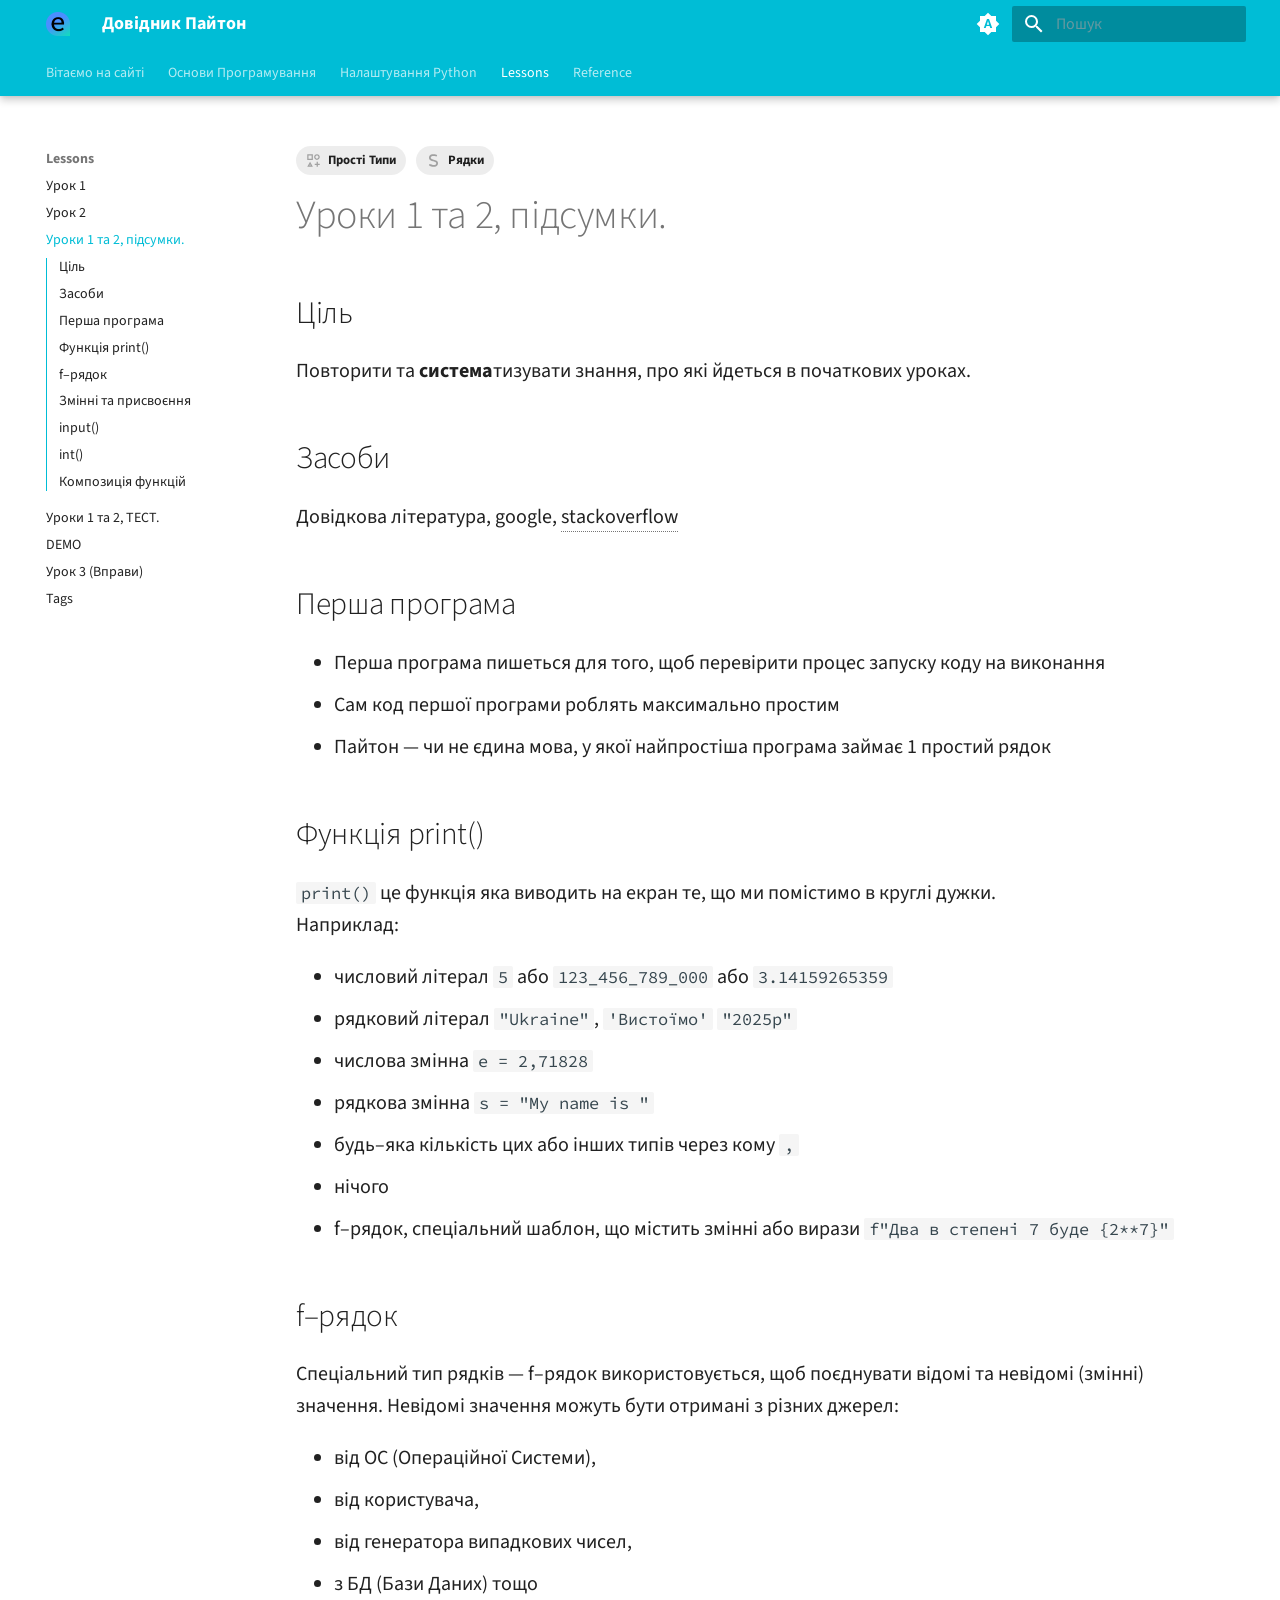
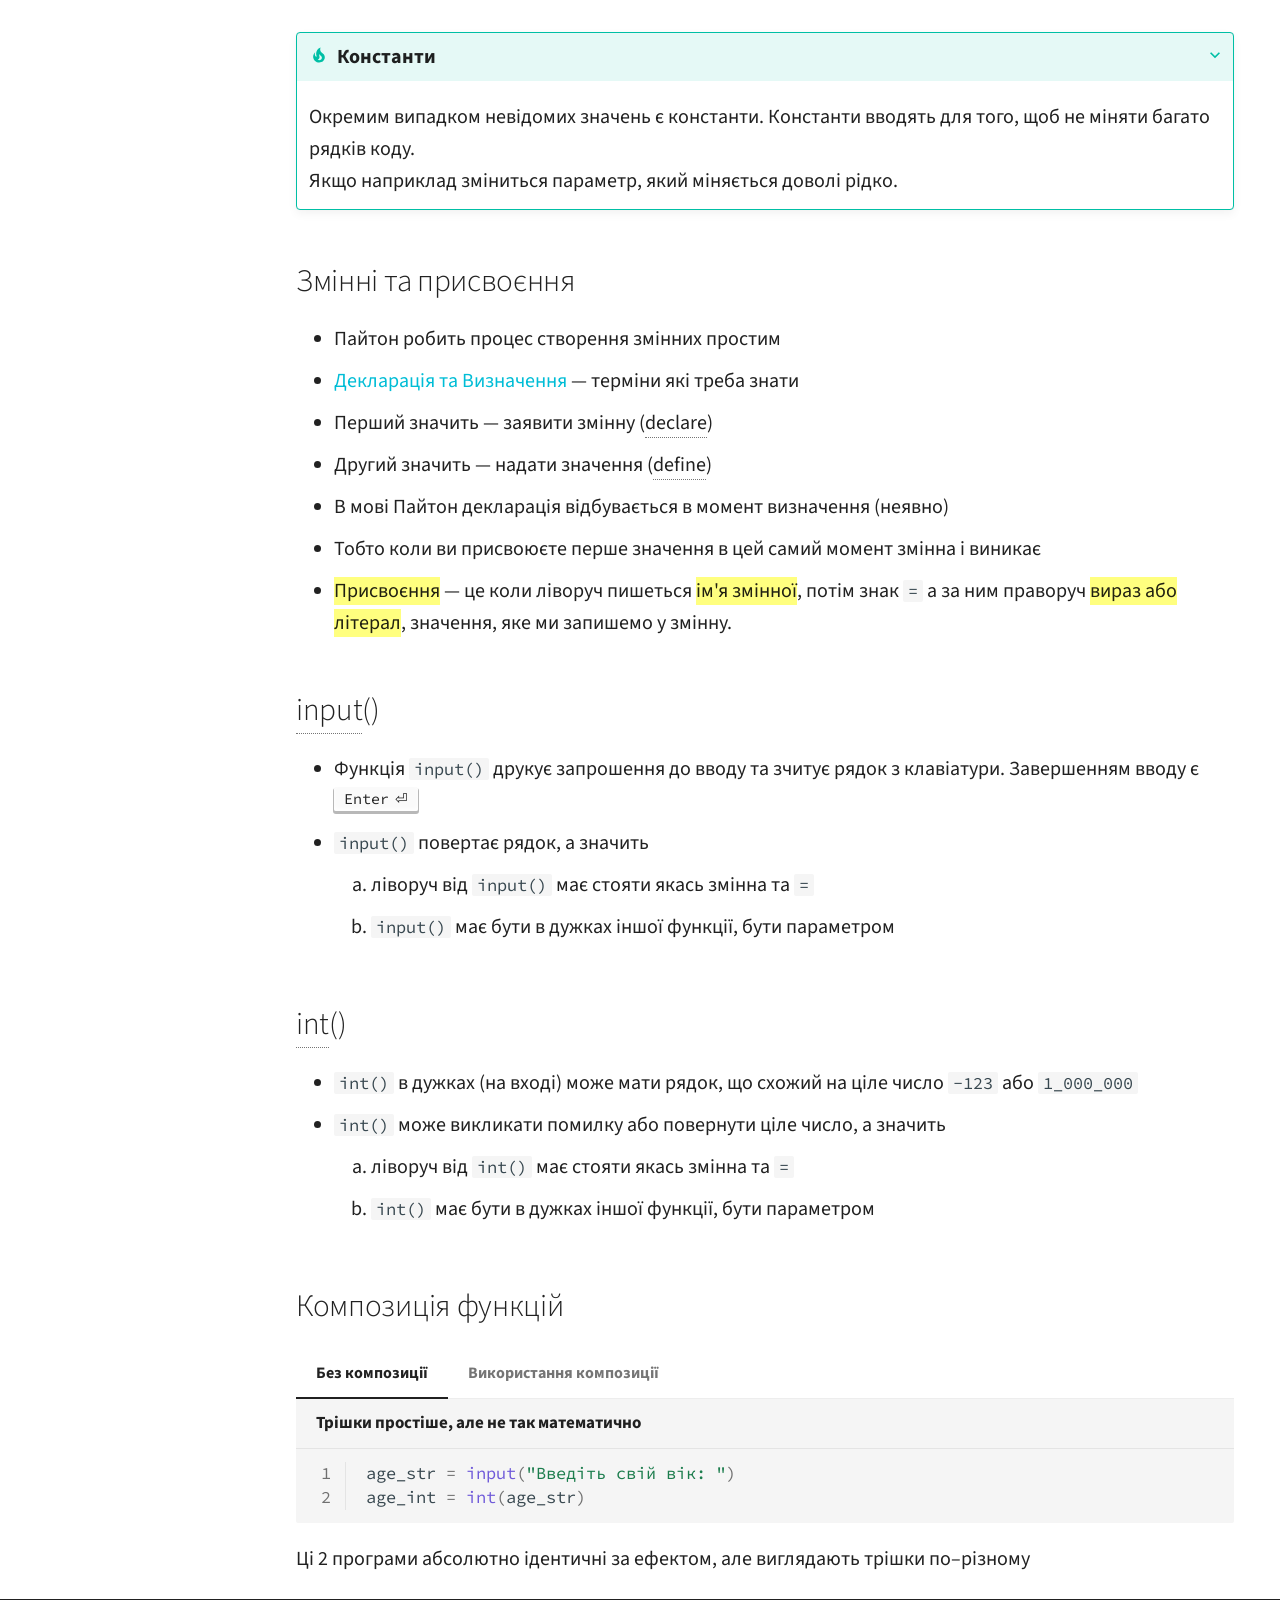
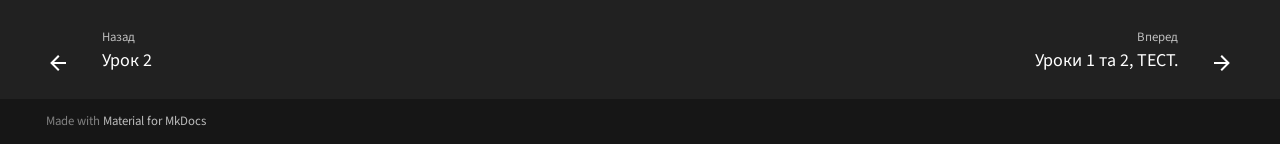
<file: lessons/3_summary_1/index.html>
<!doctype html>
<html lang="uk" class="no-js">
  <head>
    
      <meta charset="utf-8">
      <meta name="viewport" content="width=device-width,initial-scale=1">
      
      
      
        <link rel="canonical" href="https://ekidscoding.github.io/python-dovidnyk/lessons/3_summary_1/">
      
      
        <link rel="prev" href="../2/">
      
      
        <link rel="next" href="../3_summary_2_quiz/">
      
      
      <link rel="icon" href="../../assets/favicon.ico">
      <meta name="generator" content="mkdocs-1.6.1, mkdocs-material-9.6.14">
    
    
      
        <title>Уроки 1 та 2, підсумки. - Довідник Пайтон</title>
      
    
    
      <link rel="stylesheet" href="../../assets/stylesheets/main.342714a4.min.css">
      
        
        <link rel="stylesheet" href="../../assets/stylesheets/palette.06af60db.min.css">
      
      


  
  
    
    
      
    
    
  
    
    
      
    
    
  
    
    
      
    
    
  
    
    
      
    
    
  
  
  <style>:root{.md-tag.md-tag--types{--md-tag-icon:url('data:image/svg+xml;charset=utf-8,%3Csvg%20xmlns%3D%22http%3A//www.w3.org/2000/svg%22%20viewBox%3D%220%200%2024%2024%22%3E%3Cpath%20d%3D%22M11%2011V2H2v9m2-2V4h5v5m11-2.5C20%207.9%2018.9%209%2017.5%209S15%207.9%2015%206.5%2016.11%204%2017.5%204%2020%205.11%2020%206.5M6.5%2014%202%2022h9m-3.42-2H5.42l1.08-1.92M22%206.5C22%204%2020%202%2017.5%202S13%204%2013%206.5s2%204.5%204.5%204.5S22%209%2022%206.5M19%2017v-3h-2v3h-3v2h3v3h2v-3h3v-2Z%22/%3E%3C/svg%3E');}.md-tag.md-tag--str{--md-tag-icon:url('data:image/svg+xml;charset=utf-8,%3Csvg%20xmlns%3D%22http%3A//www.w3.org/2000/svg%22%20viewBox%3D%220%200%20320%20512%22%3E%3C%21--%21%20Font%20Awesome%20Free%206.7.2%20by%20%40fontawesome%20-%20https%3A//fontawesome.com%20License%20-%20https%3A//fontawesome.com/license/free%20%28Icons%3A%20CC%20BY%204.0%2C%20Fonts%3A%20SIL%20OFL%201.1%2C%20Code%3A%20MIT%20License%29%20Copyright%202024%20Fonticons%2C%20Inc.--%3E%3Cpath%20d%3D%22M99.1%20105.4C79%20114%2068.2%20127.2%2065.2%20144.8c-2.4%2014.1-.7%2023.2%202%2029.4%202.8%206.3%207.9%2012.4%2016.7%2018.6%2019.2%2013.4%2048.3%2022.1%2084.9%2032.5%201%20.3%201.9.6%202.9.8%2032.7%209.3%2072%2020.6%20100.9%2040.7%2015.7%2010.9%2029.9%2025.5%2038.6%2045.1%208.8%2019.8%2010.8%2042%206.6%2066.3-7.3%2042.5-35.3%2071.7-71.8%2087.3-35.4%2015.2-79.1%2017.9-123.7%2010.9h-.2c-24-3.9-62.7-17.1-87.6-25.6-4.8-1.7-9.2-3.1-12.8-4.3-16.6-5.7-25.6-23.8-20.1-40.6s23.7-25.8%2040.5-20.3Q49.45%20388%2058%20391c25.4%208.6%2056.4%2019.2%2074.4%2022.1%2036.8%205.7%2067.5%202.5%2088.5-6.5%2020.1-8.6%2030.8-21.8%2033.9-39.4%202.4-14.1.7-23.2-2-29.4-2.8-6.3-7.9-12.4-16.7-18.6-19.2-13.4-48.3-22.1-84.9-32.5-1-.3-1.9-.6-2.9-.8-32.7-9.3-72-20.6-100.9-40.7-15.7-10.9-29.9-25.5-38.6-45.1-8.8-19.8-10.8-42-6.6-66.3l31.5%205.5-31.6-5.4c7.3-42.5%2035.3-71.7%2071.8-87.3%2035.4-15.2%2079.1-17.9%20123.7-10.9%2013%202%2052.4%209.6%2066.6%2013.4%2017.1%204.5%2027.2%2022.1%2022.7%2039.2s-22.1%2027.2-39.2%2022.7c-11.2-3-48.1-10.2-60.1-12l4.9-31.5-4.9%2031.5c-36.9-5.8-67.5-2.5-88.6%206.5z%22/%3E%3C/svg%3E');}.md-tag.md-tag--list{--md-tag-icon:url('data:image/svg+xml;charset=utf-8,%3Csvg%20xmlns%3D%22http%3A//www.w3.org/2000/svg%22%20viewBox%3D%220%200%20320%20512%22%3E%3C%21--%21%20Font%20Awesome%20Free%206.7.2%20by%20%40fontawesome%20-%20https%3A//fontawesome.com%20License%20-%20https%3A//fontawesome.com/license/free%20%28Icons%3A%20CC%20BY%204.0%2C%20Fonts%3A%20SIL%20OFL%201.1%2C%20Code%3A%20MIT%20License%29%20Copyright%202024%20Fonticons%2C%20Inc.--%3E%3Cpath%20d%3D%22M64%2032c17.7%200%2032%2014.3%2032%2032v352h192c17.7%200%2032%2014.3%2032%2032s-14.3%2032-32%2032H64c-17.7%200-32-14.3-32-32V64c0-17.7%2014.3-32%2032-32%22/%3E%3C/svg%3E');}.md-tag.md-tag--dict{--md-tag-icon:url('data:image/svg+xml;charset=utf-8,%3Csvg%20xmlns%3D%22http%3A//www.w3.org/2000/svg%22%20viewBox%3D%220%200%20384%20512%22%3E%3C%21--%21%20Font%20Awesome%20Free%206.7.2%20by%20%40fontawesome%20-%20https%3A//fontawesome.com%20License%20-%20https%3A//fontawesome.com/license/free%20%28Icons%3A%20CC%20BY%204.0%2C%20Fonts%3A%20SIL%20OFL%201.1%2C%20Code%3A%20MIT%20License%29%20Copyright%202024%20Fonticons%2C%20Inc.--%3E%3Cpath%20d%3D%22M0%2096c0-35.3%2028.7-64%2064-64h96c123.7%200%20224%20100.3%20224%20224S283.7%20480%20160%20480H64c-35.3%200-64-28.7-64-64zm160%200H64v320h96c88.4%200%20160-71.6%20160-160S248.4%2096%20160%2096%22/%3E%3C/svg%3E');}}</style>

    
    
      
    
    
      
        
        
        <link rel="preconnect" href="https://fonts.gstatic.com" crossorigin>
        <link rel="stylesheet" href="https://fonts.googleapis.com/css?family=Source+Sans+3:300,300i,400,400i,700,700i%7CSource+Code+Pro:400,400i,700,700i&display=fallback">
        <style>:root{--md-text-font:"Source Sans 3";--md-code-font:"Source Code Pro"}</style>
      
    
    
      <link rel="stylesheet" href="../../stylesheets/extra.css">
    
      <link rel="stylesheet" href="../../termynal.css">
    
    <script>__md_scope=new URL("../..",location),__md_hash=e=>[...e].reduce(((e,_)=>(e<<5)-e+_.charCodeAt(0)),0),__md_get=(e,_=localStorage,t=__md_scope)=>JSON.parse(_.getItem(t.pathname+"."+e)),__md_set=(e,_,t=localStorage,a=__md_scope)=>{try{t.setItem(a.pathname+"."+e,JSON.stringify(_))}catch(e){}}</script>
    
      

    
    
    
  </head>
  
  
    
    
      
    
    
    
    
    <body dir="ltr" data-md-color-scheme="default" data-md-color-primary="indigo" data-md-color-accent="indigo">
  
    
    <input class="md-toggle" data-md-toggle="drawer" type="checkbox" id="__drawer" autocomplete="off">
    <input class="md-toggle" data-md-toggle="search" type="checkbox" id="__search" autocomplete="off">
    <label class="md-overlay" for="__drawer"></label>
    <div data-md-component="skip">
      
        
        <a href="#1-2" class="md-skip">
          Перейти до змісту
        </a>
      
    </div>
    <div data-md-component="announce">
      
    </div>
    
    
      

  

<header class="md-header md-header--shadow md-header--lifted" data-md-component="header">
  <nav class="md-header__inner md-grid" aria-label="Хедер">
    <a href="../.." title="Довідник Пайтон" class="md-header__button md-logo" aria-label="Довідник Пайтон" data-md-component="logo">
      
  <img src="../../assets/logo.png" alt="logo">

    </a>
    <label class="md-header__button md-icon" for="__drawer">
      
      <svg xmlns="http://www.w3.org/2000/svg" viewBox="0 0 24 24"><path d="M3 6h18v2H3zm0 5h18v2H3zm0 5h18v2H3z"/></svg>
    </label>
    <div class="md-header__title" data-md-component="header-title">
      <div class="md-header__ellipsis">
        <div class="md-header__topic">
          <span class="md-ellipsis">
            Довідник Пайтон
          </span>
        </div>
        <div class="md-header__topic" data-md-component="header-topic">
          <span class="md-ellipsis">
            
              Уроки 1 та 2, підсумки.
            
          </span>
        </div>
      </div>
    </div>
    
      
        <form class="md-header__option" data-md-component="palette">
  
    
    
    
    <input class="md-option" data-md-color-media="(prefers-color-scheme)" data-md-color-scheme="default" data-md-color-primary="indigo" data-md-color-accent="indigo"  aria-label="Світла"  type="radio" name="__palette" id="__palette_0">
    
      <label class="md-header__button md-icon" title="Світла" for="__palette_1" hidden>
        <svg xmlns="http://www.w3.org/2000/svg" viewBox="0 0 24 24"><path d="m14.3 16-.7-2h-3.2l-.7 2H7.8L11 7h2l3.2 9zM20 8.69V4h-4.69L12 .69 8.69 4H4v4.69L.69 12 4 15.31V20h4.69L12 23.31 15.31 20H20v-4.69L23.31 12zm-9.15 3.96h2.3L12 9z"/></svg>
      </label>
    
  
    
    
    
    <input class="md-option" data-md-color-media="(prefers-color-scheme: light)" data-md-color-scheme="default" data-md-color-primary="cyan" data-md-color-accent="lime"  aria-label="Темна"  type="radio" name="__palette" id="__palette_1">
    
      <label class="md-header__button md-icon" title="Темна" for="__palette_2" hidden>
        <svg xmlns="http://www.w3.org/2000/svg" viewBox="0 0 24 24"><path d="M12 7a5 5 0 0 1 5 5 5 5 0 0 1-5 5 5 5 0 0 1-5-5 5 5 0 0 1 5-5m0 2a3 3 0 0 0-3 3 3 3 0 0 0 3 3 3 3 0 0 0 3-3 3 3 0 0 0-3-3m0-7 2.39 3.42C13.65 5.15 12.84 5 12 5s-1.65.15-2.39.42zM3.34 7l4.16-.35A7.2 7.2 0 0 0 5.94 8.5c-.44.74-.69 1.5-.83 2.29zm.02 10 1.76-3.77a7.131 7.131 0 0 0 2.38 4.14zM20.65 7l-1.77 3.79a7.02 7.02 0 0 0-2.38-4.15zm-.01 10-4.14.36c.59-.51 1.12-1.14 1.54-1.86.42-.73.69-1.5.83-2.29zM12 22l-2.41-3.44c.74.27 1.55.44 2.41.44.82 0 1.63-.17 2.37-.44z"/></svg>
      </label>
    
  
    
    
    
    <input class="md-option" data-md-color-media="(prefers-color-scheme: dark)" data-md-color-scheme="slate" data-md-color-primary="lime" data-md-color-accent="cyan"  aria-label="Автоматична"  type="radio" name="__palette" id="__palette_2">
    
      <label class="md-header__button md-icon" title="Автоматична" for="__palette_0" hidden>
        <svg xmlns="http://www.w3.org/2000/svg" viewBox="0 0 24 24"><path d="m17.75 4.09-2.53 1.94.91 3.06-2.63-1.81-2.63 1.81.91-3.06-2.53-1.94L12.44 4l1.06-3 1.06 3zm3.5 6.91-1.64 1.25.59 1.98-1.7-1.17-1.7 1.17.59-1.98L15.75 11l2.06-.05L18.5 9l.69 1.95zm-2.28 4.95c.83-.08 1.72 1.1 1.19 1.85-.32.45-.66.87-1.08 1.27C15.17 23 8.84 23 4.94 19.07c-3.91-3.9-3.91-10.24 0-14.14.4-.4.82-.76 1.27-1.08.75-.53 1.93.36 1.85 1.19-.27 2.86.69 5.83 2.89 8.02a9.96 9.96 0 0 0 8.02 2.89m-1.64 2.02a12.08 12.08 0 0 1-7.8-3.47c-2.17-2.19-3.33-5-3.49-7.82-2.81 3.14-2.7 7.96.31 10.98 3.02 3.01 7.84 3.12 10.98.31"/></svg>
      </label>
    
  
</form>
      
    
    
      <script>var palette=__md_get("__palette");if(palette&&palette.color){if("(prefers-color-scheme)"===palette.color.media){var media=matchMedia("(prefers-color-scheme: light)"),input=document.querySelector(media.matches?"[data-md-color-media='(prefers-color-scheme: light)']":"[data-md-color-media='(prefers-color-scheme: dark)']");palette.color.media=input.getAttribute("data-md-color-media"),palette.color.scheme=input.getAttribute("data-md-color-scheme"),palette.color.primary=input.getAttribute("data-md-color-primary"),palette.color.accent=input.getAttribute("data-md-color-accent")}for(var[key,value]of Object.entries(palette.color))document.body.setAttribute("data-md-color-"+key,value)}</script>
    
    
    
      
      
        <label class="md-header__button md-icon" for="__search">
          
          <svg xmlns="http://www.w3.org/2000/svg" viewBox="0 0 24 24"><path d="M9.5 3A6.5 6.5 0 0 1 16 9.5c0 1.61-.59 3.09-1.56 4.23l.27.27h.79l5 5-1.5 1.5-5-5v-.79l-.27-.27A6.52 6.52 0 0 1 9.5 16 6.5 6.5 0 0 1 3 9.5 6.5 6.5 0 0 1 9.5 3m0 2C7 5 5 7 5 9.5S7 14 9.5 14 14 12 14 9.5 12 5 9.5 5"/></svg>
        </label>
        <div class="md-search" data-md-component="search" role="dialog">
  <label class="md-search__overlay" for="__search"></label>
  <div class="md-search__inner" role="search">
    <form class="md-search__form" name="search">
      <input type="text" class="md-search__input" name="query" aria-label="Пошук" placeholder="Пошук" autocapitalize="off" autocorrect="off" autocomplete="off" spellcheck="false" data-md-component="search-query" required>
      <label class="md-search__icon md-icon" for="__search">
        
        <svg xmlns="http://www.w3.org/2000/svg" viewBox="0 0 24 24"><path d="M9.5 3A6.5 6.5 0 0 1 16 9.5c0 1.61-.59 3.09-1.56 4.23l.27.27h.79l5 5-1.5 1.5-5-5v-.79l-.27-.27A6.52 6.52 0 0 1 9.5 16 6.5 6.5 0 0 1 3 9.5 6.5 6.5 0 0 1 9.5 3m0 2C7 5 5 7 5 9.5S7 14 9.5 14 14 12 14 9.5 12 5 9.5 5"/></svg>
        
        <svg xmlns="http://www.w3.org/2000/svg" viewBox="0 0 24 24"><path d="M20 11v2H8l5.5 5.5-1.42 1.42L4.16 12l7.92-7.92L13.5 5.5 8 11z"/></svg>
      </label>
      <nav class="md-search__options" aria-label="Шукати">
        
        <button type="reset" class="md-search__icon md-icon" title="Очистити" aria-label="Очистити" tabindex="-1">
          
          <svg xmlns="http://www.w3.org/2000/svg" viewBox="0 0 24 24"><path d="M19 6.41 17.59 5 12 10.59 6.41 5 5 6.41 10.59 12 5 17.59 6.41 19 12 13.41 17.59 19 19 17.59 13.41 12z"/></svg>
        </button>
      </nav>
      
        <div class="md-search__suggest" data-md-component="search-suggest"></div>
      
    </form>
    <div class="md-search__output">
      <div class="md-search__scrollwrap" tabindex="0" data-md-scrollfix>
        <div class="md-search-result" data-md-component="search-result">
          <div class="md-search-result__meta">
            Пошук розпочато
          </div>
          <ol class="md-search-result__list" role="presentation"></ol>
        </div>
      </div>
    </div>
  </div>
</div>
      
    
    
  </nav>
  
    
      
<nav class="md-tabs" aria-label="Вкладки" data-md-component="tabs">
  <div class="md-grid">
    <ul class="md-tabs__list">
      
        
  
  
  
  
    <li class="md-tabs__item">
      <a href="../.." class="md-tabs__link">
        
  
  
    
  
  Вітаємо на сайті

      </a>
    </li>
  

      
        
  
  
  
  
    <li class="md-tabs__item">
      <a href="../../fundamentals/" class="md-tabs__link">
        
  
  
    
  
  Основи Програмування

      </a>
    </li>
  

      
        
  
  
  
  
    <li class="md-tabs__item">
      <a href="../../setup/" class="md-tabs__link">
        
  
  
    
  
  Налаштування Python

      </a>
    </li>
  

      
        
  
  
  
    
  
  
    
    
      <li class="md-tabs__item md-tabs__item--active">
        <a href="../1/" class="md-tabs__link">
          
  
  
  Lessons

        </a>
      </li>
    
  

      
        
  
  
  
  
    
    
      <li class="md-tabs__item">
        <a href="../../reference/data_types/" class="md-tabs__link">
          
  
  
  Reference

        </a>
      </li>
    
  

      
    </ul>
  </div>
</nav>
    
  
</header>
    
    <div class="md-container" data-md-component="container">
      
      
        
      
      <main class="md-main" data-md-component="main">
        <div class="md-main__inner md-grid">
          
            
              
              <div class="md-sidebar md-sidebar--primary" data-md-component="sidebar" data-md-type="navigation" >
                <div class="md-sidebar__scrollwrap">
                  <div class="md-sidebar__inner">
                    


  


  

<nav class="md-nav md-nav--primary md-nav--lifted md-nav--integrated" aria-label="Навігація" data-md-level="0">
  <label class="md-nav__title" for="__drawer">
    <a href="../.." title="Довідник Пайтон" class="md-nav__button md-logo" aria-label="Довідник Пайтон" data-md-component="logo">
      
  <img src="../../assets/logo.png" alt="logo">

    </a>
    Довідник Пайтон
  </label>
  
  <ul class="md-nav__list" data-md-scrollfix>
    
      
      
  
  
  
  
    <li class="md-nav__item">
      <a href="../.." class="md-nav__link">
        
  
  
  <span class="md-ellipsis">
    Вітаємо на сайті
    
  </span>
  

      </a>
    </li>
  

    
      
      
  
  
  
  
    <li class="md-nav__item">
      <a href="../../fundamentals/" class="md-nav__link">
        
  
  
  <span class="md-ellipsis">
    Основи Програмування
    
  </span>
  

      </a>
    </li>
  

    
      
      
  
  
  
  
    <li class="md-nav__item">
      <a href="../../setup/" class="md-nav__link">
        
  
  
  <span class="md-ellipsis">
    Налаштування Python
    
  </span>
  

      </a>
    </li>
  

    
      
      
  
  
    
  
  
  
    
    
    
    
      
        
        
      
      
    
    
    <li class="md-nav__item md-nav__item--active md-nav__item--section md-nav__item--nested">
      
        
        
        <input class="md-nav__toggle md-toggle " type="checkbox" id="__nav_4" checked>
        
          
          <label class="md-nav__link" for="__nav_4" id="__nav_4_label" tabindex="">
            
  
  
  <span class="md-ellipsis">
    Lessons
    
  </span>
  

            <span class="md-nav__icon md-icon"></span>
          </label>
        
        <nav class="md-nav" data-md-level="1" aria-labelledby="__nav_4_label" aria-expanded="true">
          <label class="md-nav__title" for="__nav_4">
            <span class="md-nav__icon md-icon"></span>
            Lessons
          </label>
          <ul class="md-nav__list" data-md-scrollfix>
            
              
                
  
  
  
  
    <li class="md-nav__item">
      <a href="../1/" class="md-nav__link">
        
  
  
  <span class="md-ellipsis">
    Урок 1
    
  </span>
  

      </a>
    </li>
  

              
            
              
                
  
  
  
  
    <li class="md-nav__item">
      <a href="../2/" class="md-nav__link">
        
  
  
  <span class="md-ellipsis">
    Урок 2
    
  </span>
  

      </a>
    </li>
  

              
            
              
                
  
  
    
  
  
  
    <li class="md-nav__item md-nav__item--active">
      
      <input class="md-nav__toggle md-toggle" type="checkbox" id="__toc">
      
      
        
      
      
        <label class="md-nav__link md-nav__link--active" for="__toc">
          
  
  
  <span class="md-ellipsis">
    Уроки 1 та 2, підсумки.
    
  </span>
  

          <span class="md-nav__icon md-icon"></span>
        </label>
      
      <a href="./" class="md-nav__link md-nav__link--active">
        
  
  
  <span class="md-ellipsis">
    Уроки 1 та 2, підсумки.
    
  </span>
  

      </a>
      
        

  

<nav class="md-nav md-nav--secondary" aria-label="Зміст">
  
  
  
    
  
  
    <label class="md-nav__title" for="__toc">
      <span class="md-nav__icon md-icon"></span>
      Зміст
    </label>
    <ul class="md-nav__list" data-md-component="toc" data-md-scrollfix>
      
        <li class="md-nav__item">
  <a href="#_1" class="md-nav__link">
    <span class="md-ellipsis">
      Ціль
    </span>
  </a>
  
</li>
      
        <li class="md-nav__item">
  <a href="#_2" class="md-nav__link">
    <span class="md-ellipsis">
      Засоби
    </span>
  </a>
  
</li>
      
        <li class="md-nav__item">
  <a href="#_3" class="md-nav__link">
    <span class="md-ellipsis">
      Перша програма
    </span>
  </a>
  
</li>
      
        <li class="md-nav__item">
  <a href="#print" class="md-nav__link">
    <span class="md-ellipsis">
      Функція print()
    </span>
  </a>
  
</li>
      
        <li class="md-nav__item">
  <a href="#f" class="md-nav__link">
    <span class="md-ellipsis">
      f–рядок
    </span>
  </a>
  
</li>
      
        <li class="md-nav__item">
  <a href="#_4" class="md-nav__link">
    <span class="md-ellipsis">
      Змінні та присвоєння
    </span>
  </a>
  
</li>
      
        <li class="md-nav__item">
  <a href="#input" class="md-nav__link">
    <span class="md-ellipsis">
      input()
    </span>
  </a>
  
</li>
      
        <li class="md-nav__item">
  <a href="#int" class="md-nav__link">
    <span class="md-ellipsis">
      int()
    </span>
  </a>
  
</li>
      
        <li class="md-nav__item">
  <a href="#_5" class="md-nav__link">
    <span class="md-ellipsis">
      Композиція функцій
    </span>
  </a>
  
</li>
      
    </ul>
  
</nav>
      
    </li>
  

              
            
              
                
  
  
  
  
    <li class="md-nav__item">
      <a href="../3_summary_2_quiz/" class="md-nav__link">
        
  
  
  <span class="md-ellipsis">
    Уроки 1 та 2, ТЕСТ.
    
  </span>
  

      </a>
    </li>
  

              
            
              
                
  
  
  
  
    <li class="md-nav__item">
      <a href="../3_w/" class="md-nav__link">
        
  
  
  <span class="md-ellipsis">
    DEMO
    
  </span>
  

      </a>
    </li>
  

              
            
              
                
  
  
  
  
    <li class="md-nav__item">
      <a href="../3_y/" class="md-nav__link">
        
  
  
  <span class="md-ellipsis">
    Урок 3 (Вправи)
    
  </span>
  

      </a>
    </li>
  

              
            
              
                
  
  
  
  
    <li class="md-nav__item">
      <a href="../tags/" class="md-nav__link">
        
  
  
  <span class="md-ellipsis">
    Tags
    
  </span>
  

      </a>
    </li>
  

              
            
          </ul>
        </nav>
      
    </li>
  

    
      
      
  
  
  
  
    
    
    
    
      
      
    
    
    <li class="md-nav__item md-nav__item--nested">
      
        
        
        <input class="md-nav__toggle md-toggle " type="checkbox" id="__nav_5" >
        
          
          <label class="md-nav__link" for="__nav_5" id="__nav_5_label" tabindex="0">
            
  
  
  <span class="md-ellipsis">
    Reference
    
  </span>
  

            <span class="md-nav__icon md-icon"></span>
          </label>
        
        <nav class="md-nav" data-md-level="1" aria-labelledby="__nav_5_label" aria-expanded="false">
          <label class="md-nav__title" for="__nav_5">
            <span class="md-nav__icon md-icon"></span>
            Reference
          </label>
          <ul class="md-nav__list" data-md-scrollfix>
            
              
                
  
  
  
  
    <li class="md-nav__item">
      <a href="../../reference/data_types/" class="md-nav__link">
        
  
  
  <span class="md-ellipsis">
    Загальна інформація
    
  </span>
  

      </a>
    </li>
  

              
            
              
                
  
  
  
  
    <li class="md-nav__item">
      <a href="../../reference/naming/" class="md-nav__link">
        
  
  
  <span class="md-ellipsis">
    Правила Іменування Змінних
    
  </span>
  

      </a>
    </li>
  

              
            
          </ul>
        </nav>
      
    </li>
  

    
  </ul>
</nav>
                  </div>
                </div>
              </div>
            
            
          
          
            <div class="md-content" data-md-component="content">
              <article class="md-content__inner md-typeset">
                
                  

  <nav class="md-tags" >
    
      
      
        
        
          
        
      
      
        <span class="md-tag md-tag-icon md-tag--types">Прості Типи</span>
      
    
      
      
        
        
          
        
      
      
        <span class="md-tag md-tag-icon md-tag--str">Рядки</span>
      
    
  </nav>



<h1 id="1-2">Уроки 1 та 2, підсумки.<a class="headerlink" href="#1-2" title="Permanent link">⚓︎</a></h1>
<h2 id="_1">Ціль<a class="headerlink" href="#_1" title="Permanent link">⚓︎</a></h2>
<p>Повторити та <strong>система</strong>тизувати знання, про які йдеться в початкових уроках.</p>
<h2 id="_2">Засоби<a class="headerlink" href="#_2" title="Permanent link">⚓︎</a></h2>
<p>Довідкова література, google, <abbr title="🟡 stack overflow - популярний сайт з питаннями та відповідями. Буквально - переповнення стеку, розповсюджена помилка в низькорівневих мовах початку 80-х">stackoverflow</abbr></p>
<h2 id="_3">Перша програма<a class="headerlink" href="#_3" title="Permanent link">⚓︎</a></h2>
<ul>
<li>Перша програма пишеться для того, щоб перевірити процес запуску коду на виконання</li>
<li>Сам код першої програми роблять максимально простим</li>
<li>Пайтон — чи не єдина мова, у якої найпростіша програма займає 1 простий рядок</li>
</ul>
<h2 id="print">Функція print()<a class="headerlink" href="#print" title="Permanent link">⚓︎</a></h2>
<p><code>print()</code> це функція яка виводить на екран те, що ми помістимо в круглі дужки.<br />
Наприклад:</p>
<ul>
<li>числовий літерал <code>5</code> або <code>123_456_789_000</code> або <code>3.14159265359</code></li>
<li>рядковий літерал <code>"Ukraine"</code>, <code>'Вистоїмо'</code> <code>"2025р"</code></li>
<li>числова змінна <code>e = 2,71828</code></li>
<li>рядкова змінна <code>s = "My name is "</code></li>
<li>будь–яка кількість цих або інших типів через кому <code>,</code></li>
<li>нічого</li>
<li>f–рядок, спеціальний шаблон, що містить змінні або вирази <code>f"Два в степені 7 буде {2**7}"</code></li>
</ul>
<h2 id="f">f–рядок<a class="headerlink" href="#f" title="Permanent link">⚓︎</a></h2>
<p>Спеціальний тип рядків — f–рядок використовується, щоб поєднувати відомі та невідомі (змінні) значення.
Невідомі значення можуть бути отримані з різних джерел:</p>
<ul>
<li>від ОС (Операційної Системи),</li>
<li>від користувача,</li>
<li>від генератора випадкових чисел,</li>
<li>з БД (Бази Даних) тощо  </li>
</ul>
<details class="tip" open="open">
<summary>Константи</summary>
<p>Окремим випадком невідомих значень є константи. Константи вводять для того, щоб не міняти багато рядків коду.<br />
Якщо наприклад зміниться параметр, який міняється доволі рідко.</p>
</details>
<h2 id="_4">Змінні та присвоєння<a class="headerlink" href="#_4" title="Permanent link">⚓︎</a></h2>
<ul>
<li>Пайтон робить процес створення змінних простим</li>
<li><a href="../2/#declare-vs-definition">Декларація та Визначення</a> — терміни які треба знати</li>
<li>Перший значить — заявити змінну (<abbr title="🟡 declare - заявити">declare</abbr>)</li>
<li>Другий значить — надати значення (<abbr title="🟡 define - визначити, надати значення">define</abbr>)</li>
<li>В мові Пайтон декларація відбувається в момент визначення (неявно)</li>
<li>Тобто коли ви присвоюєте перше значення в цей самий момент змінна і виникає</li>
<li><mark>Присвоєння</mark> — це коли ліворуч пишеться <mark>ім'я змінної</mark>, потім знак <code>=</code> а за ним праворуч <mark>вираз або літерал</mark>, значення, яке ми запишемо у змінну.</li>
</ul>
<h2 id="input"><abbr title="🟡 input - введення, ввід">input</abbr>()<a class="headerlink" href="#input" title="Permanent link">⚓︎</a></h2>
<ul>
<li>Функція <code>input()</code> друкує запрошення до вводу та зчитує рядок з клавіатури. Завершенням вводу є <span class="keys"><kbd class="key-enter">Enter</kbd></span></li>
<li><code>input()</code> повертає рядок, а значить<ol>
<li>ліворуч від <code>input()</code> має стояти якась змінна та <code>=</code></li>
<li><code>input()</code> має бути в дужках іншої функції, бути параметром</li>
</ol>
</li>
</ul>
<h2 id="int"><abbr title="🟡 integer - рядок (тексту)">int</abbr>()<a class="headerlink" href="#int" title="Permanent link">⚓︎</a></h2>
<ul>
<li><code>int()</code> в дужках (на вході) може мати рядок, що схожий на ціле число <code>-123</code> або <code>1_000_000</code></li>
<li><code>int()</code> може викликати помилку або повернути ціле число, а значить<ol>
<li>ліворуч від <code>int()</code> має стояти якась змінна та <code>=</code></li>
<li><code>int()</code> має бути в дужках іншої функції, бути параметром</li>
</ol>
</li>
</ul>
<h2 id="_5">Композиція функцій<a class="headerlink" href="#_5" title="Permanent link">⚓︎</a></h2>
<div class="tabbed-set tabbed-alternate" data-tabs="1:2"><input checked="checked" id="__tabbed_1_1" name="__tabbed_1" type="radio" /><input id="__tabbed_1_2" name="__tabbed_1" type="radio" /><div class="tabbed-labels"><label for="__tabbed_1_1">Без композиції</label><label for="__tabbed_1_2">Використання композиції</label></div>
<div class="tabbed-content">
<div class="tabbed-block">
<div class="language-py highlight"><table class="highlighttable"><tr><th colspan="2" class="filename"><span class="filename">Трішки простіше, але не так математично</span></th></tr><tr><td class="linenos"><div class="linenodiv"><pre><span></span><span class="normal"><a href="#__codelineno-0-1">1</a></span>
<span class="normal"><a href="#__codelineno-0-2">2</a></span></pre></div></td><td class="code"><div><pre><span></span><code><span id="__span-0-1"><a id="__codelineno-0-1" name="__codelineno-0-1"></a><span class="n">age_str</span> <span class="o">=</span> <span class="nb">input</span><span class="p">(</span><span class="s2">&quot;Введіть свій вік: &quot;</span><span class="p">)</span>
</span><span id="__span-0-2"><a id="__codelineno-0-2" name="__codelineno-0-2"></a><span class="n">age_int</span> <span class="o">=</span> <span class="nb">int</span><span class="p">(</span><span class="n">age_str</span><span class="p">)</span>
</span></code></pre></div></td></tr></table></div>
</div>
<div class="tabbed-block">
<div class="language-py highlight"><table class="highlighttable"><tr><th colspan="2" class="filename"><span class="filename">Компактно та елегантно</span></th></tr><tr><td class="linenos"><div class="linenodiv"><pre><span></span><span class="normal"><a href="#__codelineno-1-1">1</a></span>
<span class="normal"><a href="#__codelineno-1-2">2</a></span></pre></div></td><td class="code"><div><pre><span></span><code><span id="__span-1-1"><a id="__codelineno-1-1" name="__codelineno-1-1"></a><span class="c1"># int() — зовнішня функція input() — внутрішня  </span>
</span><span id="__span-1-2"><a id="__codelineno-1-2" name="__codelineno-1-2"></a><span class="n">age</span> <span class="o">=</span> <span class="nb">int</span><span class="p">(</span><span class="nb">input</span><span class="p">(</span><span class="s2">&quot;Введіть свій вік: &quot;</span><span class="p">))</span>
</span></code></pre></div></td></tr></table></div>
</div>
</div>
</div>
<p>Ці 2 програми абсолютно ідентичні за ефектом, але виглядають трішки по–різному</p>







  
  






                
              </article>
            </div>
          
          
  <script>var tabs=__md_get("__tabs");if(Array.isArray(tabs))e:for(var set of document.querySelectorAll(".tabbed-set")){var labels=set.querySelector(".tabbed-labels");for(var tab of tabs)for(var label of labels.getElementsByTagName("label"))if(label.innerText.trim()===tab){var input=document.getElementById(label.htmlFor);input.checked=!0;continue e}}</script>

<script>var target=document.getElementById(location.hash.slice(1));target&&target.name&&(target.checked=target.name.startsWith("__tabbed_"))</script>
        </div>
        
          <button type="button" class="md-top md-icon" data-md-component="top" hidden>
  
  <svg xmlns="http://www.w3.org/2000/svg" viewBox="0 0 24 24"><path d="M13 20h-2V8l-5.5 5.5-1.42-1.42L12 4.16l7.92 7.92-1.42 1.42L13 8z"/></svg>
  Повернутись нагору
</button>
        
      </main>
      
        <footer class="md-footer">
  
    
      
      <nav class="md-footer__inner md-grid" aria-label="Футер" >
        
          
          <a href="../2/" class="md-footer__link md-footer__link--prev" aria-label="Назад: Урок 2">
            <div class="md-footer__button md-icon">
              
              <svg xmlns="http://www.w3.org/2000/svg" viewBox="0 0 24 24"><path d="M20 11v2H8l5.5 5.5-1.42 1.42L4.16 12l7.92-7.92L13.5 5.5 8 11z"/></svg>
            </div>
            <div class="md-footer__title">
              <span class="md-footer__direction">
                Назад
              </span>
              <div class="md-ellipsis">
                Урок 2
              </div>
            </div>
          </a>
        
        
          
          <a href="../3_summary_2_quiz/" class="md-footer__link md-footer__link--next" aria-label="Вперед: Уроки 1 та 2, ТЕСТ.">
            <div class="md-footer__title">
              <span class="md-footer__direction">
                Вперед
              </span>
              <div class="md-ellipsis">
                Уроки 1 та 2, ТЕСТ.
              </div>
            </div>
            <div class="md-footer__button md-icon">
              
              <svg xmlns="http://www.w3.org/2000/svg" viewBox="0 0 24 24"><path d="M4 11v2h12l-5.5 5.5 1.42 1.42L19.84 12l-7.92-7.92L10.5 5.5 16 11z"/></svg>
            </div>
          </a>
        
      </nav>
    
  
  <div class="md-footer-meta md-typeset">
    <div class="md-footer-meta__inner md-grid">
      <div class="md-copyright">
  
  
    Made with
    <a href="https://squidfunk.github.io/mkdocs-material/" target="_blank" rel="noopener">
      Material for MkDocs
    </a>
  
</div>
      
    </div>
  </div>
</footer>
      
    </div>
    <div class="md-dialog" data-md-component="dialog">
      <div class="md-dialog__inner md-typeset"></div>
    </div>
    
    
    
      
      <script id="__config" type="application/json">{"base": "../..", "features": ["navigation.top", "navigation.footer", "content.tabs.link", "content.tooltips", "toc.integrate", "navigation.tabs", "navigation.tabs.sticky", "search.suggest", "search.highlight"], "search": "../../assets/javascripts/workers/search.d50fe291.min.js", "tags": {"\u041f\u0440\u043e\u0441\u0442\u0456 \u0422\u0438\u043f\u0438": "types", "\u0420\u044f\u0434\u043a\u0438": "str", "\u0421\u043b\u043e\u0432\u043d\u0438\u043a\u0438": "dict", "\u0421\u043f\u0438\u0441\u043a\u0438": "list"}, "translations": {"clipboard.copied": "\u0421\u043a\u043e\u043f\u0456\u0439\u043e\u0432\u0430\u043d\u043e \u0432 \u0431\u0443\u0444\u0435\u0440", "clipboard.copy": "\u0421\u043a\u043e\u043f\u0456\u044e\u0432\u0430\u0442\u0438 \u0432 \u0431\u0443\u0444\u0435\u0440", "search.result.more.one": "\u0429\u0435 1 \u0437\u0431\u0456\u0433 \u043d\u0430 \u0446\u0456\u0439 \u0441\u0442\u043e\u0440\u0456\u043d\u0446\u0456", "search.result.more.other": "\u0429\u0435 # \u0437\u0431\u0456\u0433\u0456\u0432 \u043d\u0430 \u0446\u0456\u0439 \u0441\u0442\u043e\u0440\u0456\u043d\u0446\u0456", "search.result.none": "\u0417\u0431\u0456\u0433\u0456\u0432 \u043d\u0435 \u0437\u043d\u0430\u0439\u0434\u0435\u043d\u043e", "search.result.one": "\u0417\u043d\u0430\u0439\u0434\u0435\u043d\u043e 1 \u0437\u0431\u0456\u0433", "search.result.other": "\u0417\u043d\u0430\u0439\u0434\u0435\u043d\u043e # \u0437\u0431\u0456\u0433\u0456\u0432", "search.result.placeholder": "\u0420\u043e\u0437\u043f\u043e\u0447\u043d\u0456\u0442\u044c \u043f\u0438\u0441\u0430\u0442\u0438 \u0434\u043b\u044f \u043f\u043e\u0448\u0443\u043a\u0443", "search.result.term.missing": "\u041d\u0435 \u0437\u043d\u0430\u0439\u0434\u0435\u043d\u043e \u0437\u0430\u043f\u0438\u0442\u0443", "select.version": "\u041e\u0431\u0440\u0430\u0442\u0438 \u0432\u0435\u0440\u0441\u0456\u044e"}, "version": null}</script>
    
    
      <script src="../../assets/javascripts/bundle.13a4f30d.min.js"></script>
      
        <script src="../../termynal.js"></script>
      
    
  </body>
</html>
</file>
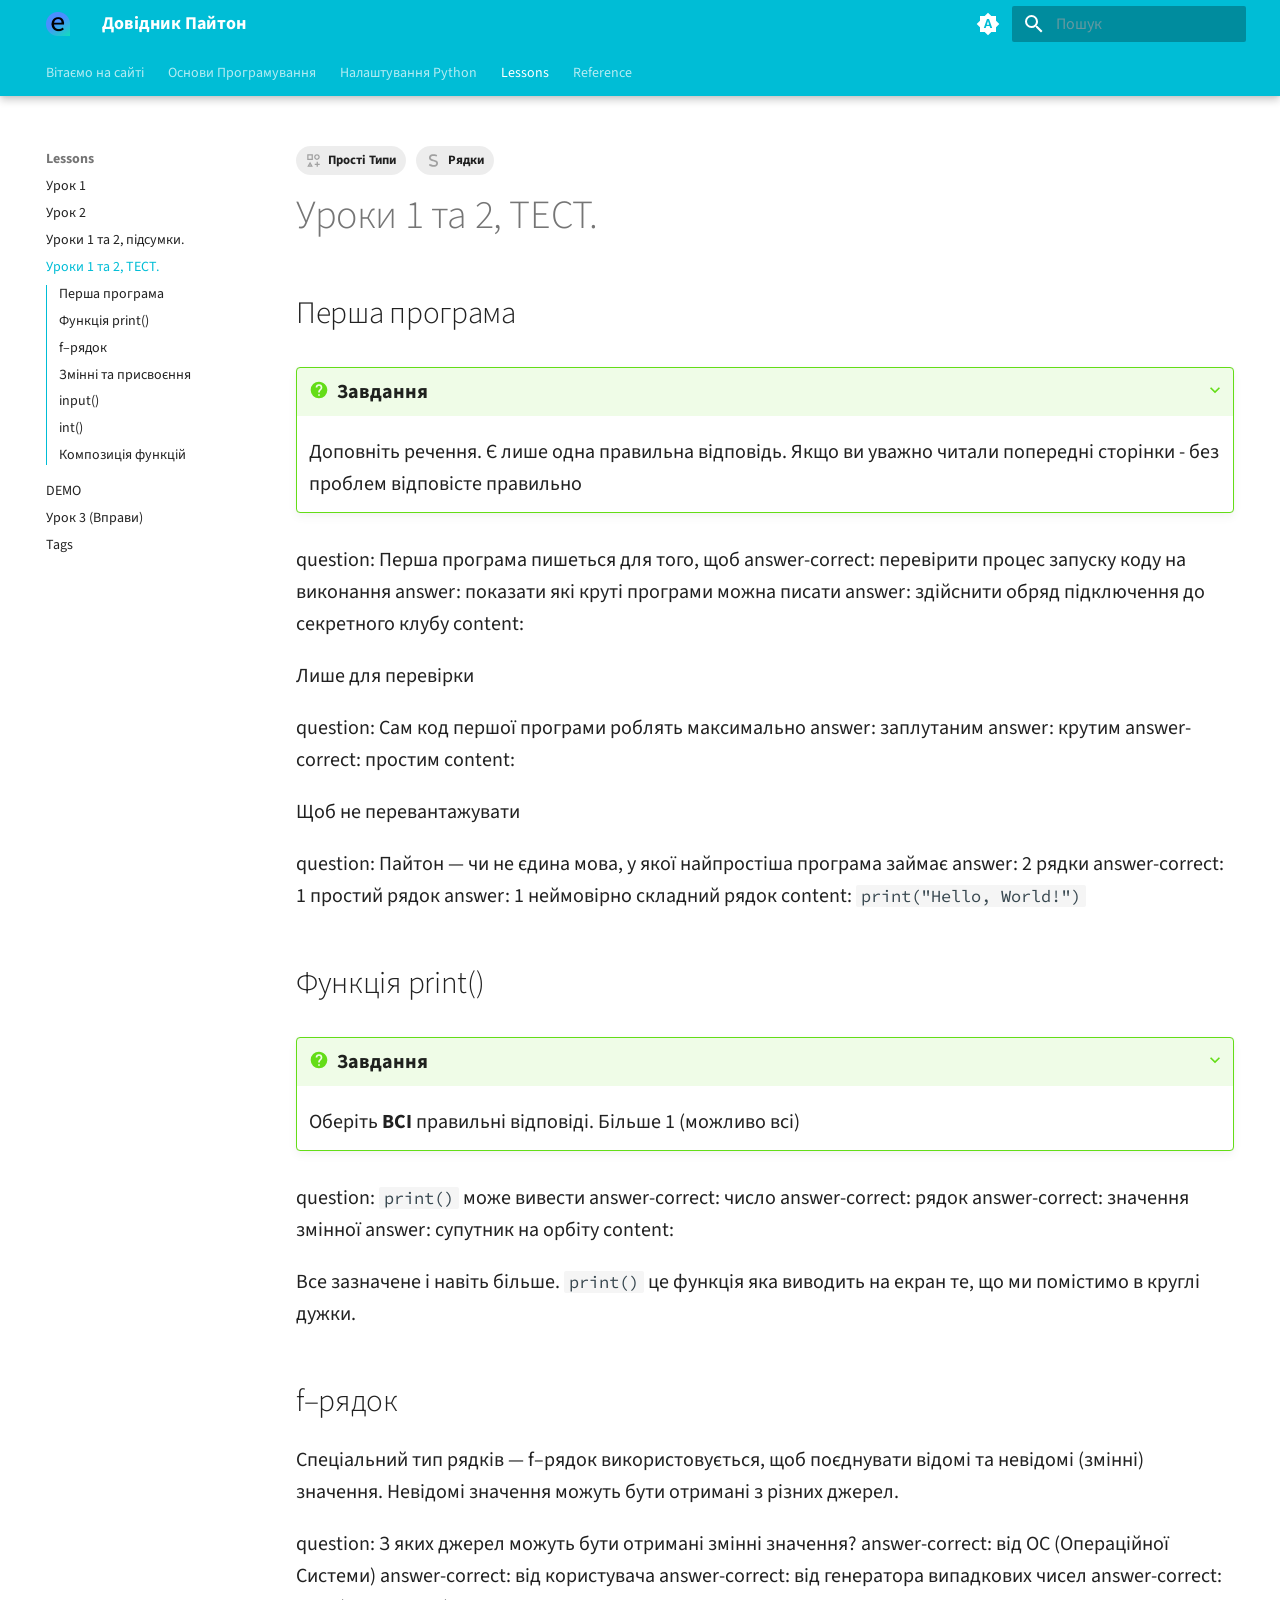
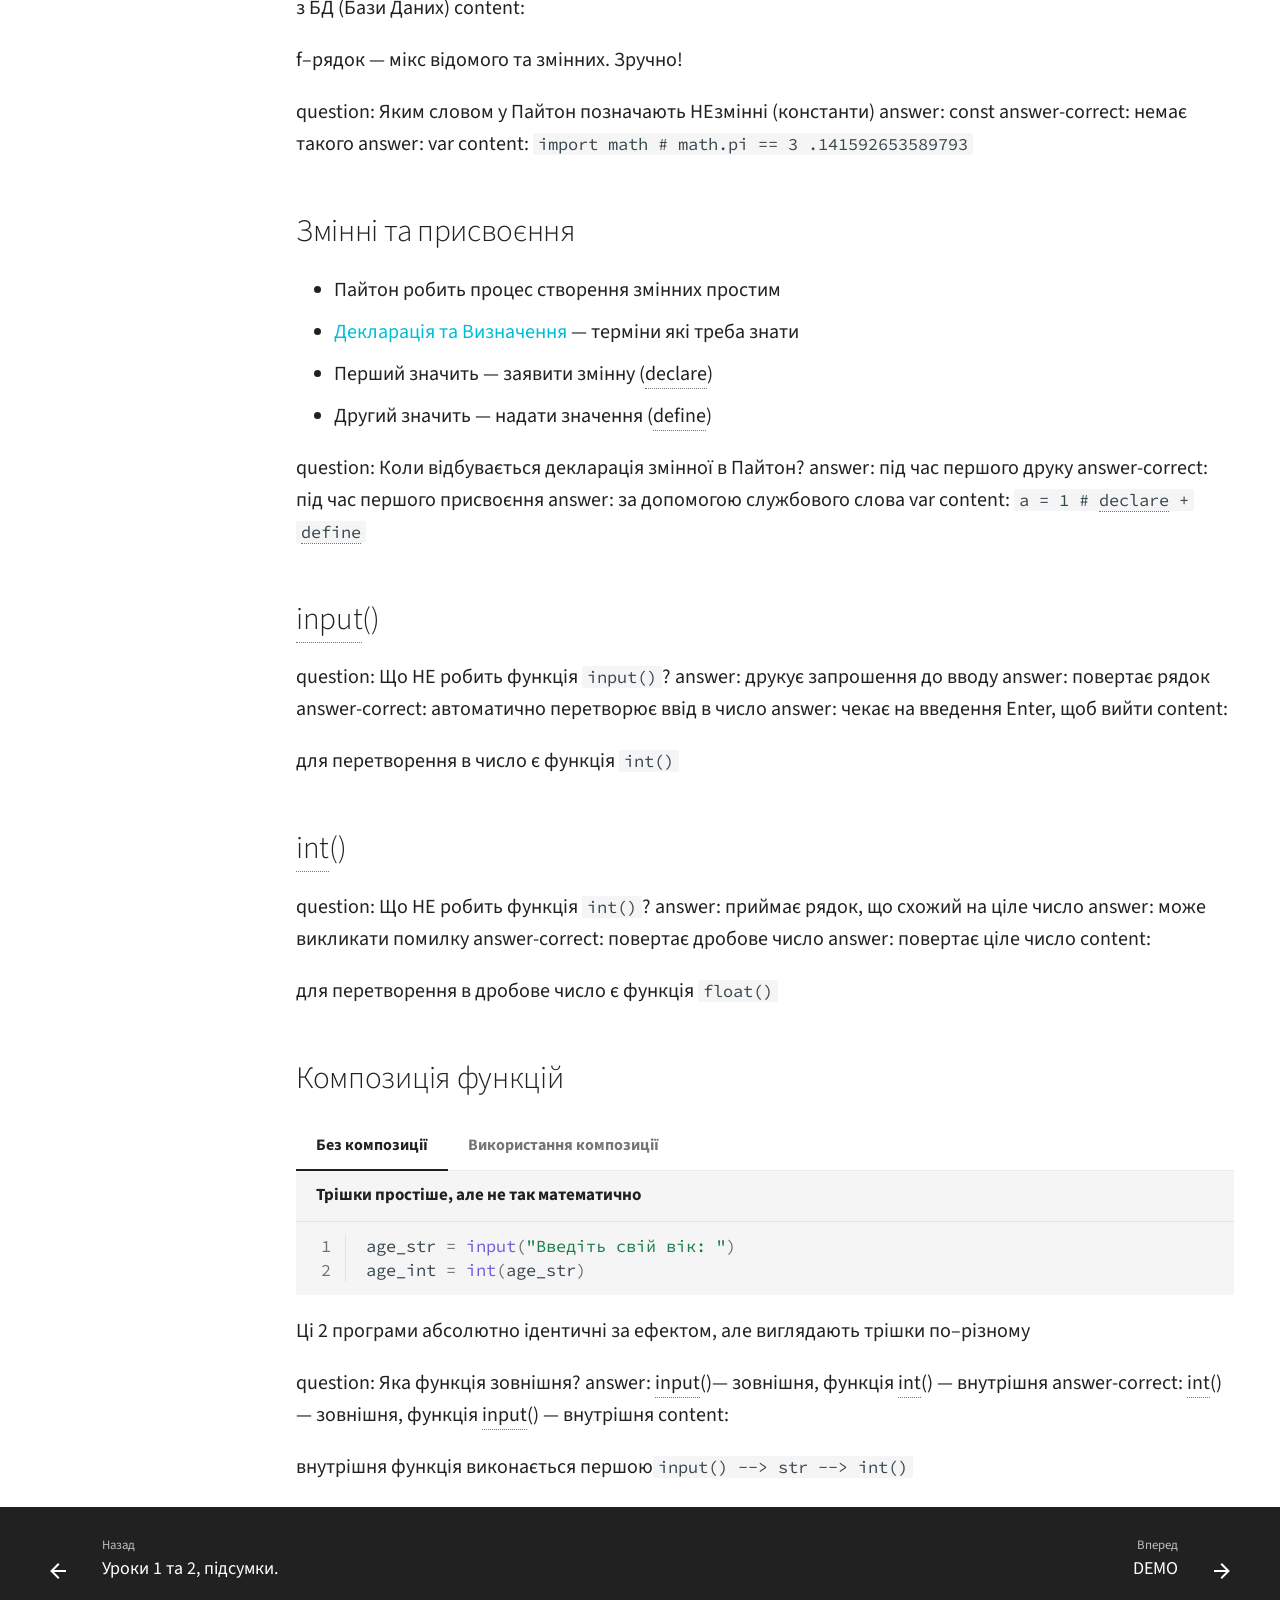
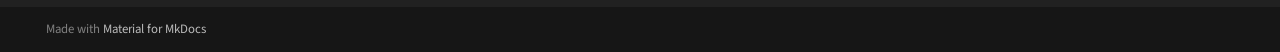
<file: lessons/3_summary_2_quiz/index.html>
<!doctype html>
<html lang="uk" class="no-js">
  <head>
    
      <meta charset="utf-8">
      <meta name="viewport" content="width=device-width,initial-scale=1">
      
      
      
        <link rel="canonical" href="https://ekidscoding.github.io/python-dovidnyk/lessons/3_summary_2_quiz/">
      
      
        <link rel="prev" href="../3_summary_1/">
      
      
        <link rel="next" href="../3_w/">
      
      
      <link rel="icon" href="../../assets/favicon.ico">
      <meta name="generator" content="mkdocs-1.6.1, mkdocs-material-9.6.14">
    
    
      
        <title>Уроки 1 та 2, ТЕСТ. - Довідник Пайтон</title>
      
    
    
      <link rel="stylesheet" href="../../assets/stylesheets/main.342714a4.min.css">
      
        
        <link rel="stylesheet" href="../../assets/stylesheets/palette.06af60db.min.css">
      
      


  
  
    
    
      
    
    
  
    
    
      
    
    
  
    
    
      
    
    
  
    
    
      
    
    
  
  
  <style>:root{.md-tag.md-tag--types{--md-tag-icon:url('data:image/svg+xml;charset=utf-8,%3Csvg%20xmlns%3D%22http%3A//www.w3.org/2000/svg%22%20viewBox%3D%220%200%2024%2024%22%3E%3Cpath%20d%3D%22M11%2011V2H2v9m2-2V4h5v5m11-2.5C20%207.9%2018.9%209%2017.5%209S15%207.9%2015%206.5%2016.11%204%2017.5%204%2020%205.11%2020%206.5M6.5%2014%202%2022h9m-3.42-2H5.42l1.08-1.92M22%206.5C22%204%2020%202%2017.5%202S13%204%2013%206.5s2%204.5%204.5%204.5S22%209%2022%206.5M19%2017v-3h-2v3h-3v2h3v3h2v-3h3v-2Z%22/%3E%3C/svg%3E');}.md-tag.md-tag--str{--md-tag-icon:url('data:image/svg+xml;charset=utf-8,%3Csvg%20xmlns%3D%22http%3A//www.w3.org/2000/svg%22%20viewBox%3D%220%200%20320%20512%22%3E%3C%21--%21%20Font%20Awesome%20Free%206.7.2%20by%20%40fontawesome%20-%20https%3A//fontawesome.com%20License%20-%20https%3A//fontawesome.com/license/free%20%28Icons%3A%20CC%20BY%204.0%2C%20Fonts%3A%20SIL%20OFL%201.1%2C%20Code%3A%20MIT%20License%29%20Copyright%202024%20Fonticons%2C%20Inc.--%3E%3Cpath%20d%3D%22M99.1%20105.4C79%20114%2068.2%20127.2%2065.2%20144.8c-2.4%2014.1-.7%2023.2%202%2029.4%202.8%206.3%207.9%2012.4%2016.7%2018.6%2019.2%2013.4%2048.3%2022.1%2084.9%2032.5%201%20.3%201.9.6%202.9.8%2032.7%209.3%2072%2020.6%20100.9%2040.7%2015.7%2010.9%2029.9%2025.5%2038.6%2045.1%208.8%2019.8%2010.8%2042%206.6%2066.3-7.3%2042.5-35.3%2071.7-71.8%2087.3-35.4%2015.2-79.1%2017.9-123.7%2010.9h-.2c-24-3.9-62.7-17.1-87.6-25.6-4.8-1.7-9.2-3.1-12.8-4.3-16.6-5.7-25.6-23.8-20.1-40.6s23.7-25.8%2040.5-20.3Q49.45%20388%2058%20391c25.4%208.6%2056.4%2019.2%2074.4%2022.1%2036.8%205.7%2067.5%202.5%2088.5-6.5%2020.1-8.6%2030.8-21.8%2033.9-39.4%202.4-14.1.7-23.2-2-29.4-2.8-6.3-7.9-12.4-16.7-18.6-19.2-13.4-48.3-22.1-84.9-32.5-1-.3-1.9-.6-2.9-.8-32.7-9.3-72-20.6-100.9-40.7-15.7-10.9-29.9-25.5-38.6-45.1-8.8-19.8-10.8-42-6.6-66.3l31.5%205.5-31.6-5.4c7.3-42.5%2035.3-71.7%2071.8-87.3%2035.4-15.2%2079.1-17.9%20123.7-10.9%2013%202%2052.4%209.6%2066.6%2013.4%2017.1%204.5%2027.2%2022.1%2022.7%2039.2s-22.1%2027.2-39.2%2022.7c-11.2-3-48.1-10.2-60.1-12l4.9-31.5-4.9%2031.5c-36.9-5.8-67.5-2.5-88.6%206.5z%22/%3E%3C/svg%3E');}.md-tag.md-tag--list{--md-tag-icon:url('data:image/svg+xml;charset=utf-8,%3Csvg%20xmlns%3D%22http%3A//www.w3.org/2000/svg%22%20viewBox%3D%220%200%20320%20512%22%3E%3C%21--%21%20Font%20Awesome%20Free%206.7.2%20by%20%40fontawesome%20-%20https%3A//fontawesome.com%20License%20-%20https%3A//fontawesome.com/license/free%20%28Icons%3A%20CC%20BY%204.0%2C%20Fonts%3A%20SIL%20OFL%201.1%2C%20Code%3A%20MIT%20License%29%20Copyright%202024%20Fonticons%2C%20Inc.--%3E%3Cpath%20d%3D%22M64%2032c17.7%200%2032%2014.3%2032%2032v352h192c17.7%200%2032%2014.3%2032%2032s-14.3%2032-32%2032H64c-17.7%200-32-14.3-32-32V64c0-17.7%2014.3-32%2032-32%22/%3E%3C/svg%3E');}.md-tag.md-tag--dict{--md-tag-icon:url('data:image/svg+xml;charset=utf-8,%3Csvg%20xmlns%3D%22http%3A//www.w3.org/2000/svg%22%20viewBox%3D%220%200%20384%20512%22%3E%3C%21--%21%20Font%20Awesome%20Free%206.7.2%20by%20%40fontawesome%20-%20https%3A//fontawesome.com%20License%20-%20https%3A//fontawesome.com/license/free%20%28Icons%3A%20CC%20BY%204.0%2C%20Fonts%3A%20SIL%20OFL%201.1%2C%20Code%3A%20MIT%20License%29%20Copyright%202024%20Fonticons%2C%20Inc.--%3E%3Cpath%20d%3D%22M0%2096c0-35.3%2028.7-64%2064-64h96c123.7%200%20224%20100.3%20224%20224S283.7%20480%20160%20480H64c-35.3%200-64-28.7-64-64zm160%200H64v320h96c88.4%200%20160-71.6%20160-160S248.4%2096%20160%2096%22/%3E%3C/svg%3E');}}</style>

    
    
      
    
    
      
        
        
        <link rel="preconnect" href="https://fonts.gstatic.com" crossorigin>
        <link rel="stylesheet" href="https://fonts.googleapis.com/css?family=Source+Sans+3:300,300i,400,400i,700,700i%7CSource+Code+Pro:400,400i,700,700i&display=fallback">
        <style>:root{--md-text-font:"Source Sans 3";--md-code-font:"Source Code Pro"}</style>
      
    
    
      <link rel="stylesheet" href="../../stylesheets/extra.css">
    
      <link rel="stylesheet" href="../../termynal.css">
    
    <script>__md_scope=new URL("../..",location),__md_hash=e=>[...e].reduce(((e,_)=>(e<<5)-e+_.charCodeAt(0)),0),__md_get=(e,_=localStorage,t=__md_scope)=>JSON.parse(_.getItem(t.pathname+"."+e)),__md_set=(e,_,t=localStorage,a=__md_scope)=>{try{t.setItem(a.pathname+"."+e,JSON.stringify(_))}catch(e){}}</script>
    
      

    
    
    
  </head>
  
  
    
    
      
    
    
    
    
    <body dir="ltr" data-md-color-scheme="default" data-md-color-primary="indigo" data-md-color-accent="indigo">
  
    
    <input class="md-toggle" data-md-toggle="drawer" type="checkbox" id="__drawer" autocomplete="off">
    <input class="md-toggle" data-md-toggle="search" type="checkbox" id="__search" autocomplete="off">
    <label class="md-overlay" for="__drawer"></label>
    <div data-md-component="skip">
      
        
        <a href="#1-2" class="md-skip">
          Перейти до змісту
        </a>
      
    </div>
    <div data-md-component="announce">
      
    </div>
    
    
      

  

<header class="md-header md-header--shadow md-header--lifted" data-md-component="header">
  <nav class="md-header__inner md-grid" aria-label="Хедер">
    <a href="../.." title="Довідник Пайтон" class="md-header__button md-logo" aria-label="Довідник Пайтон" data-md-component="logo">
      
  <img src="../../assets/logo.png" alt="logo">

    </a>
    <label class="md-header__button md-icon" for="__drawer">
      
      <svg xmlns="http://www.w3.org/2000/svg" viewBox="0 0 24 24"><path d="M3 6h18v2H3zm0 5h18v2H3zm0 5h18v2H3z"/></svg>
    </label>
    <div class="md-header__title" data-md-component="header-title">
      <div class="md-header__ellipsis">
        <div class="md-header__topic">
          <span class="md-ellipsis">
            Довідник Пайтон
          </span>
        </div>
        <div class="md-header__topic" data-md-component="header-topic">
          <span class="md-ellipsis">
            
              Уроки 1 та 2, ТЕСТ.
            
          </span>
        </div>
      </div>
    </div>
    
      
        <form class="md-header__option" data-md-component="palette">
  
    
    
    
    <input class="md-option" data-md-color-media="(prefers-color-scheme)" data-md-color-scheme="default" data-md-color-primary="indigo" data-md-color-accent="indigo"  aria-label="Світла"  type="radio" name="__palette" id="__palette_0">
    
      <label class="md-header__button md-icon" title="Світла" for="__palette_1" hidden>
        <svg xmlns="http://www.w3.org/2000/svg" viewBox="0 0 24 24"><path d="m14.3 16-.7-2h-3.2l-.7 2H7.8L11 7h2l3.2 9zM20 8.69V4h-4.69L12 .69 8.69 4H4v4.69L.69 12 4 15.31V20h4.69L12 23.31 15.31 20H20v-4.69L23.31 12zm-9.15 3.96h2.3L12 9z"/></svg>
      </label>
    
  
    
    
    
    <input class="md-option" data-md-color-media="(prefers-color-scheme: light)" data-md-color-scheme="default" data-md-color-primary="cyan" data-md-color-accent="lime"  aria-label="Темна"  type="radio" name="__palette" id="__palette_1">
    
      <label class="md-header__button md-icon" title="Темна" for="__palette_2" hidden>
        <svg xmlns="http://www.w3.org/2000/svg" viewBox="0 0 24 24"><path d="M12 7a5 5 0 0 1 5 5 5 5 0 0 1-5 5 5 5 0 0 1-5-5 5 5 0 0 1 5-5m0 2a3 3 0 0 0-3 3 3 3 0 0 0 3 3 3 3 0 0 0 3-3 3 3 0 0 0-3-3m0-7 2.39 3.42C13.65 5.15 12.84 5 12 5s-1.65.15-2.39.42zM3.34 7l4.16-.35A7.2 7.2 0 0 0 5.94 8.5c-.44.74-.69 1.5-.83 2.29zm.02 10 1.76-3.77a7.131 7.131 0 0 0 2.38 4.14zM20.65 7l-1.77 3.79a7.02 7.02 0 0 0-2.38-4.15zm-.01 10-4.14.36c.59-.51 1.12-1.14 1.54-1.86.42-.73.69-1.5.83-2.29zM12 22l-2.41-3.44c.74.27 1.55.44 2.41.44.82 0 1.63-.17 2.37-.44z"/></svg>
      </label>
    
  
    
    
    
    <input class="md-option" data-md-color-media="(prefers-color-scheme: dark)" data-md-color-scheme="slate" data-md-color-primary="lime" data-md-color-accent="cyan"  aria-label="Автоматична"  type="radio" name="__palette" id="__palette_2">
    
      <label class="md-header__button md-icon" title="Автоматична" for="__palette_0" hidden>
        <svg xmlns="http://www.w3.org/2000/svg" viewBox="0 0 24 24"><path d="m17.75 4.09-2.53 1.94.91 3.06-2.63-1.81-2.63 1.81.91-3.06-2.53-1.94L12.44 4l1.06-3 1.06 3zm3.5 6.91-1.64 1.25.59 1.98-1.7-1.17-1.7 1.17.59-1.98L15.75 11l2.06-.05L18.5 9l.69 1.95zm-2.28 4.95c.83-.08 1.72 1.1 1.19 1.85-.32.45-.66.87-1.08 1.27C15.17 23 8.84 23 4.94 19.07c-3.91-3.9-3.91-10.24 0-14.14.4-.4.82-.76 1.27-1.08.75-.53 1.93.36 1.85 1.19-.27 2.86.69 5.83 2.89 8.02a9.96 9.96 0 0 0 8.02 2.89m-1.64 2.02a12.08 12.08 0 0 1-7.8-3.47c-2.17-2.19-3.33-5-3.49-7.82-2.81 3.14-2.7 7.96.31 10.98 3.02 3.01 7.84 3.12 10.98.31"/></svg>
      </label>
    
  
</form>
      
    
    
      <script>var palette=__md_get("__palette");if(palette&&palette.color){if("(prefers-color-scheme)"===palette.color.media){var media=matchMedia("(prefers-color-scheme: light)"),input=document.querySelector(media.matches?"[data-md-color-media='(prefers-color-scheme: light)']":"[data-md-color-media='(prefers-color-scheme: dark)']");palette.color.media=input.getAttribute("data-md-color-media"),palette.color.scheme=input.getAttribute("data-md-color-scheme"),palette.color.primary=input.getAttribute("data-md-color-primary"),palette.color.accent=input.getAttribute("data-md-color-accent")}for(var[key,value]of Object.entries(palette.color))document.body.setAttribute("data-md-color-"+key,value)}</script>
    
    
    
      
      
        <label class="md-header__button md-icon" for="__search">
          
          <svg xmlns="http://www.w3.org/2000/svg" viewBox="0 0 24 24"><path d="M9.5 3A6.5 6.5 0 0 1 16 9.5c0 1.61-.59 3.09-1.56 4.23l.27.27h.79l5 5-1.5 1.5-5-5v-.79l-.27-.27A6.52 6.52 0 0 1 9.5 16 6.5 6.5 0 0 1 3 9.5 6.5 6.5 0 0 1 9.5 3m0 2C7 5 5 7 5 9.5S7 14 9.5 14 14 12 14 9.5 12 5 9.5 5"/></svg>
        </label>
        <div class="md-search" data-md-component="search" role="dialog">
  <label class="md-search__overlay" for="__search"></label>
  <div class="md-search__inner" role="search">
    <form class="md-search__form" name="search">
      <input type="text" class="md-search__input" name="query" aria-label="Пошук" placeholder="Пошук" autocapitalize="off" autocorrect="off" autocomplete="off" spellcheck="false" data-md-component="search-query" required>
      <label class="md-search__icon md-icon" for="__search">
        
        <svg xmlns="http://www.w3.org/2000/svg" viewBox="0 0 24 24"><path d="M9.5 3A6.5 6.5 0 0 1 16 9.5c0 1.61-.59 3.09-1.56 4.23l.27.27h.79l5 5-1.5 1.5-5-5v-.79l-.27-.27A6.52 6.52 0 0 1 9.5 16 6.5 6.5 0 0 1 3 9.5 6.5 6.5 0 0 1 9.5 3m0 2C7 5 5 7 5 9.5S7 14 9.5 14 14 12 14 9.5 12 5 9.5 5"/></svg>
        
        <svg xmlns="http://www.w3.org/2000/svg" viewBox="0 0 24 24"><path d="M20 11v2H8l5.5 5.5-1.42 1.42L4.16 12l7.92-7.92L13.5 5.5 8 11z"/></svg>
      </label>
      <nav class="md-search__options" aria-label="Шукати">
        
        <button type="reset" class="md-search__icon md-icon" title="Очистити" aria-label="Очистити" tabindex="-1">
          
          <svg xmlns="http://www.w3.org/2000/svg" viewBox="0 0 24 24"><path d="M19 6.41 17.59 5 12 10.59 6.41 5 5 6.41 10.59 12 5 17.59 6.41 19 12 13.41 17.59 19 19 17.59 13.41 12z"/></svg>
        </button>
      </nav>
      
        <div class="md-search__suggest" data-md-component="search-suggest"></div>
      
    </form>
    <div class="md-search__output">
      <div class="md-search__scrollwrap" tabindex="0" data-md-scrollfix>
        <div class="md-search-result" data-md-component="search-result">
          <div class="md-search-result__meta">
            Пошук розпочато
          </div>
          <ol class="md-search-result__list" role="presentation"></ol>
        </div>
      </div>
    </div>
  </div>
</div>
      
    
    
  </nav>
  
    
      
<nav class="md-tabs" aria-label="Вкладки" data-md-component="tabs">
  <div class="md-grid">
    <ul class="md-tabs__list">
      
        
  
  
  
  
    <li class="md-tabs__item">
      <a href="../.." class="md-tabs__link">
        
  
  
    
  
  Вітаємо на сайті

      </a>
    </li>
  

      
        
  
  
  
  
    <li class="md-tabs__item">
      <a href="../../fundamentals/" class="md-tabs__link">
        
  
  
    
  
  Основи Програмування

      </a>
    </li>
  

      
        
  
  
  
  
    <li class="md-tabs__item">
      <a href="../../setup/" class="md-tabs__link">
        
  
  
    
  
  Налаштування Python

      </a>
    </li>
  

      
        
  
  
  
    
  
  
    
    
      <li class="md-tabs__item md-tabs__item--active">
        <a href="../1/" class="md-tabs__link">
          
  
  
  Lessons

        </a>
      </li>
    
  

      
        
  
  
  
  
    
    
      <li class="md-tabs__item">
        <a href="../../reference/data_types/" class="md-tabs__link">
          
  
  
  Reference

        </a>
      </li>
    
  

      
    </ul>
  </div>
</nav>
    
  
</header>
    
    <div class="md-container" data-md-component="container">
      
      
        
      
      <main class="md-main" data-md-component="main">
        <div class="md-main__inner md-grid">
          
            
              
              <div class="md-sidebar md-sidebar--primary" data-md-component="sidebar" data-md-type="navigation" >
                <div class="md-sidebar__scrollwrap">
                  <div class="md-sidebar__inner">
                    


  


  

<nav class="md-nav md-nav--primary md-nav--lifted md-nav--integrated" aria-label="Навігація" data-md-level="0">
  <label class="md-nav__title" for="__drawer">
    <a href="../.." title="Довідник Пайтон" class="md-nav__button md-logo" aria-label="Довідник Пайтон" data-md-component="logo">
      
  <img src="../../assets/logo.png" alt="logo">

    </a>
    Довідник Пайтон
  </label>
  
  <ul class="md-nav__list" data-md-scrollfix>
    
      
      
  
  
  
  
    <li class="md-nav__item">
      <a href="../.." class="md-nav__link">
        
  
  
  <span class="md-ellipsis">
    Вітаємо на сайті
    
  </span>
  

      </a>
    </li>
  

    
      
      
  
  
  
  
    <li class="md-nav__item">
      <a href="../../fundamentals/" class="md-nav__link">
        
  
  
  <span class="md-ellipsis">
    Основи Програмування
    
  </span>
  

      </a>
    </li>
  

    
      
      
  
  
  
  
    <li class="md-nav__item">
      <a href="../../setup/" class="md-nav__link">
        
  
  
  <span class="md-ellipsis">
    Налаштування Python
    
  </span>
  

      </a>
    </li>
  

    
      
      
  
  
    
  
  
  
    
    
    
    
      
        
        
      
      
    
    
    <li class="md-nav__item md-nav__item--active md-nav__item--section md-nav__item--nested">
      
        
        
        <input class="md-nav__toggle md-toggle " type="checkbox" id="__nav_4" checked>
        
          
          <label class="md-nav__link" for="__nav_4" id="__nav_4_label" tabindex="">
            
  
  
  <span class="md-ellipsis">
    Lessons
    
  </span>
  

            <span class="md-nav__icon md-icon"></span>
          </label>
        
        <nav class="md-nav" data-md-level="1" aria-labelledby="__nav_4_label" aria-expanded="true">
          <label class="md-nav__title" for="__nav_4">
            <span class="md-nav__icon md-icon"></span>
            Lessons
          </label>
          <ul class="md-nav__list" data-md-scrollfix>
            
              
                
  
  
  
  
    <li class="md-nav__item">
      <a href="../1/" class="md-nav__link">
        
  
  
  <span class="md-ellipsis">
    Урок 1
    
  </span>
  

      </a>
    </li>
  

              
            
              
                
  
  
  
  
    <li class="md-nav__item">
      <a href="../2/" class="md-nav__link">
        
  
  
  <span class="md-ellipsis">
    Урок 2
    
  </span>
  

      </a>
    </li>
  

              
            
              
                
  
  
  
  
    <li class="md-nav__item">
      <a href="../3_summary_1/" class="md-nav__link">
        
  
  
  <span class="md-ellipsis">
    Уроки 1 та 2, підсумки.
    
  </span>
  

      </a>
    </li>
  

              
            
              
                
  
  
    
  
  
  
    <li class="md-nav__item md-nav__item--active">
      
      <input class="md-nav__toggle md-toggle" type="checkbox" id="__toc">
      
      
        
      
      
        <label class="md-nav__link md-nav__link--active" for="__toc">
          
  
  
  <span class="md-ellipsis">
    Уроки 1 та 2, ТЕСТ.
    
  </span>
  

          <span class="md-nav__icon md-icon"></span>
        </label>
      
      <a href="./" class="md-nav__link md-nav__link--active">
        
  
  
  <span class="md-ellipsis">
    Уроки 1 та 2, ТЕСТ.
    
  </span>
  

      </a>
      
        

  

<nav class="md-nav md-nav--secondary" aria-label="Зміст">
  
  
  
    
  
  
    <label class="md-nav__title" for="__toc">
      <span class="md-nav__icon md-icon"></span>
      Зміст
    </label>
    <ul class="md-nav__list" data-md-component="toc" data-md-scrollfix>
      
        <li class="md-nav__item">
  <a href="#_1" class="md-nav__link">
    <span class="md-ellipsis">
      Перша програма
    </span>
  </a>
  
</li>
      
        <li class="md-nav__item">
  <a href="#print" class="md-nav__link">
    <span class="md-ellipsis">
      Функція print()
    </span>
  </a>
  
</li>
      
        <li class="md-nav__item">
  <a href="#f" class="md-nav__link">
    <span class="md-ellipsis">
      f–рядок
    </span>
  </a>
  
</li>
      
        <li class="md-nav__item">
  <a href="#_2" class="md-nav__link">
    <span class="md-ellipsis">
      Змінні та присвоєння
    </span>
  </a>
  
</li>
      
        <li class="md-nav__item">
  <a href="#input" class="md-nav__link">
    <span class="md-ellipsis">
      input()
    </span>
  </a>
  
</li>
      
        <li class="md-nav__item">
  <a href="#int" class="md-nav__link">
    <span class="md-ellipsis">
      int()
    </span>
  </a>
  
</li>
      
        <li class="md-nav__item">
  <a href="#_3" class="md-nav__link">
    <span class="md-ellipsis">
      Композиція функцій
    </span>
  </a>
  
</li>
      
    </ul>
  
</nav>
      
    </li>
  

              
            
              
                
  
  
  
  
    <li class="md-nav__item">
      <a href="../3_w/" class="md-nav__link">
        
  
  
  <span class="md-ellipsis">
    DEMO
    
  </span>
  

      </a>
    </li>
  

              
            
              
                
  
  
  
  
    <li class="md-nav__item">
      <a href="../3_y/" class="md-nav__link">
        
  
  
  <span class="md-ellipsis">
    Урок 3 (Вправи)
    
  </span>
  

      </a>
    </li>
  

              
            
              
                
  
  
  
  
    <li class="md-nav__item">
      <a href="../tags/" class="md-nav__link">
        
  
  
  <span class="md-ellipsis">
    Tags
    
  </span>
  

      </a>
    </li>
  

              
            
          </ul>
        </nav>
      
    </li>
  

    
      
      
  
  
  
  
    
    
    
    
      
      
    
    
    <li class="md-nav__item md-nav__item--nested">
      
        
        
        <input class="md-nav__toggle md-toggle " type="checkbox" id="__nav_5" >
        
          
          <label class="md-nav__link" for="__nav_5" id="__nav_5_label" tabindex="0">
            
  
  
  <span class="md-ellipsis">
    Reference
    
  </span>
  

            <span class="md-nav__icon md-icon"></span>
          </label>
        
        <nav class="md-nav" data-md-level="1" aria-labelledby="__nav_5_label" aria-expanded="false">
          <label class="md-nav__title" for="__nav_5">
            <span class="md-nav__icon md-icon"></span>
            Reference
          </label>
          <ul class="md-nav__list" data-md-scrollfix>
            
              
                
  
  
  
  
    <li class="md-nav__item">
      <a href="../../reference/data_types/" class="md-nav__link">
        
  
  
  <span class="md-ellipsis">
    Загальна інформація
    
  </span>
  

      </a>
    </li>
  

              
            
              
                
  
  
  
  
    <li class="md-nav__item">
      <a href="../../reference/naming/" class="md-nav__link">
        
  
  
  <span class="md-ellipsis">
    Правила Іменування Змінних
    
  </span>
  

      </a>
    </li>
  

              
            
          </ul>
        </nav>
      
    </li>
  

    
  </ul>
</nav>
                  </div>
                </div>
              </div>
            
            
          
          
            <div class="md-content" data-md-component="content">
              <article class="md-content__inner md-typeset">
                
                  

  <nav class="md-tags" >
    
      
      
        
        
          
        
      
      
        <span class="md-tag md-tag-icon md-tag--types">Прості Типи</span>
      
    
      
      
        
        
          
        
      
      
        <span class="md-tag md-tag-icon md-tag--str">Рядки</span>
      
    
  </nav>



<h1 id="1-2">Уроки 1 та 2, ТЕСТ.<a class="headerlink" href="#1-2" title="Permanent link">⚓︎</a></h1>
<h2 id="_1">Перша програма<a class="headerlink" href="#_1" title="Permanent link">⚓︎</a></h2>
<details class="question" open="open">
<summary>Завдання</summary>
<p>Доповніть речення. Є лише одна правильна відповідь. Якщо ви уважно читали попередні сторінки - без проблем відповісте правильно</p>
</details>
<?quiz?>
<p>question: Перша програма пишеться для того, щоб
answer-correct: перевірити процес запуску коду на виконання
answer: показати які круті програми можна писати
answer: здійснити обряд підключення до секретного клубу
content:</p>
<p>  Лише для перевірки </p>
<?/quiz?>

<?quiz?>
<p>question: Сам код першої програми роблять максимально
answer: заплутаним
answer: крутим
answer-correct: простим
content:</p>
<p>  Щоб не перевантажувати </p>
<?/quiz?>
<?quiz?>
<p>question: Пайтон — чи не єдина мова, у якої найпростіша програма займає
answer: 2 рядки
answer-correct: 1 простий рядок
answer: 1 неймовірно складний рядок
content:
<code> print("Hello, World!") </code></p>
<?/quiz?>

<h2 id="print">Функція print()<a class="headerlink" href="#print" title="Permanent link">⚓︎</a></h2>
<details class="question" open="open">
<summary>Завдання</summary>
<p>Оберіть <strong>ВСІ</strong> правильні відповіді. Більше 1 (можливо всі)</p>
</details>
<?quiz?>
<p>question: <code>print()</code>  може вивести
answer-correct: число
answer-correct: рядок
answer-correct: значення змінної
answer: супутник на орбіту
content:</p>
<p>  Все зазначене і навіть більше. <code>print()</code> це функція яка виводить на екран те, що ми помістимо в круглі дужки.</p>
<?/quiz?>

<h2 id="f">f–рядок<a class="headerlink" href="#f" title="Permanent link">⚓︎</a></h2>
<p>Спеціальний тип рядків — f–рядок використовується, щоб поєднувати відомі та невідомі (змінні) значення.
Невідомі значення можуть бути отримані з різних джерел.</p>
<?quiz?>
<p>question: З яких джерел можуть бути отримані змінні значення?
answer-correct: від ОС (Операційної Системи)
answer-correct: від користувача
answer-correct: від генератора випадкових чисел
answer-correct: з БД (Бази Даних)
content:</p>
<p>   f–рядок — мікс відомого та змінних. Зручно!</p>
<?/quiz?>

<?quiz?>
<p>question: Яким словом у Пайтон позначають НЕзмінні (константи) 
answer: const
answer-correct: немає такого
answer: var
content:
<code> import math #  math.pi == 3 .141592653589793</code></p>
<?/quiz?>

<h2 id="_2">Змінні та присвоєння<a class="headerlink" href="#_2" title="Permanent link">⚓︎</a></h2>
<ul>
<li>Пайтон робить процес створення змінних простим</li>
<li><a href="../2/#declare-vs-definition">Декларація та Визначення</a> — терміни які треба знати</li>
<li>Перший значить — заявити змінну (<abbr title="🟡 declare - заявити">declare</abbr>)</li>
<li>Другий значить — надати значення (<abbr title="🟡 define - визначити, надати значення">define</abbr>)</li>
</ul>
<?quiz?>
<p>question: Коли відбувається декларація змінної в Пайтон?
answer: під час першого друку
answer-correct: під час першого присвоєння
answer: за допомогою службового слова var
content:
<code> a = 1 # <abbr title="🟡 declare - заявити">declare</abbr> + <abbr title="🟡 define - визначити, надати значення">define</abbr></code></p>
<?/quiz?>

<h2 id="input"><abbr title="🟡 input - введення, ввід">input</abbr>()<a class="headerlink" href="#input" title="Permanent link">⚓︎</a></h2>
<?quiz?>
<p>question: Що НЕ робить функція <code>input()</code>?
answer: друкує запрошення до вводу
answer: повертає рядок
answer-correct: автоматично перетворює ввід в число
answer: чекає на введення Enter, щоб вийти
content:</p>
<p>для перетворення в число є функція <code> int() </code> </p>
<?/quiz?>

<h2 id="int"><abbr title="🟡 integer - рядок (тексту)">int</abbr>()<a class="headerlink" href="#int" title="Permanent link">⚓︎</a></h2>
<?quiz?>
<p>question: Що НЕ робить функція <code>int()</code>?
answer: приймає рядок, що схожий на ціле число
answer: може викликати помилку
answer-correct: повертає дробове число
answer: повертає ціле число
content:</p>
<p>для перетворення в дробове число є функція <code>float() </code> </p>
<?/quiz?>

<h2 id="_3">Композиція функцій<a class="headerlink" href="#_3" title="Permanent link">⚓︎</a></h2>
<div class="tabbed-set tabbed-alternate" data-tabs="1:2"><input checked="checked" id="__tabbed_1_1" name="__tabbed_1" type="radio" /><input id="__tabbed_1_2" name="__tabbed_1" type="radio" /><div class="tabbed-labels"><label for="__tabbed_1_1">Без композиції</label><label for="__tabbed_1_2">Використання композиції</label></div>
<div class="tabbed-content">
<div class="tabbed-block">
<div class="language-py highlight"><table class="highlighttable"><tr><th colspan="2" class="filename"><span class="filename">Трішки простіше, але не так математично</span></th></tr><tr><td class="linenos"><div class="linenodiv"><pre><span></span><span class="normal"><a href="#__codelineno-0-1">1</a></span>
<span class="normal"><a href="#__codelineno-0-2">2</a></span></pre></div></td><td class="code"><div><pre><span></span><code><span id="__span-0-1"><a id="__codelineno-0-1" name="__codelineno-0-1"></a><span class="n">age_str</span> <span class="o">=</span> <span class="nb">input</span><span class="p">(</span><span class="s2">&quot;Введіть свій вік: &quot;</span><span class="p">)</span>
</span><span id="__span-0-2"><a id="__codelineno-0-2" name="__codelineno-0-2"></a><span class="n">age_int</span> <span class="o">=</span> <span class="nb">int</span><span class="p">(</span><span class="n">age_str</span><span class="p">)</span>
</span></code></pre></div></td></tr></table></div>
</div>
<div class="tabbed-block">
<div class="language-py highlight"><table class="highlighttable"><tr><th colspan="2" class="filename"><span class="filename">Компактно та елегантно</span></th></tr><tr><td class="linenos"><div class="linenodiv"><pre><span></span><span class="normal"><a href="#__codelineno-1-1">1</a></span></pre></div></td><td class="code"><div><pre><span></span><code><span id="__span-1-1"><a id="__codelineno-1-1" name="__codelineno-1-1"></a><span class="n">age</span> <span class="o">=</span> <span class="nb">int</span><span class="p">(</span><span class="nb">input</span><span class="p">(</span><span class="s2">&quot;Введіть свій вік: &quot;</span><span class="p">))</span>
</span></code></pre></div></td></tr></table></div>
</div>
</div>
</div>
<p>Ці 2 програми абсолютно ідентичні за ефектом, але виглядають трішки по–різному</p>
<?quiz?>
<p>question: Яка функція зовнішня?
answer: <abbr title="🟡 input - введення, ввід">input</abbr>()— зовнішня, функція <abbr title="🟡 integer - рядок (тексту)">int</abbr>()  — внутрішня 
answer-correct: <abbr title="🟡 integer - рядок (тексту)">int</abbr>() — зовнішня, функція <abbr title="🟡 input - введення, ввід">input</abbr>() — внутрішня 
content:</p>
<p>внутрішня функція виконається першою<code>input() --> str --> int()</code> </p>
<?/quiz?>







  
  






                
              </article>
            </div>
          
          
  <script>var tabs=__md_get("__tabs");if(Array.isArray(tabs))e:for(var set of document.querySelectorAll(".tabbed-set")){var labels=set.querySelector(".tabbed-labels");for(var tab of tabs)for(var label of labels.getElementsByTagName("label"))if(label.innerText.trim()===tab){var input=document.getElementById(label.htmlFor);input.checked=!0;continue e}}</script>

<script>var target=document.getElementById(location.hash.slice(1));target&&target.name&&(target.checked=target.name.startsWith("__tabbed_"))</script>
        </div>
        
          <button type="button" class="md-top md-icon" data-md-component="top" hidden>
  
  <svg xmlns="http://www.w3.org/2000/svg" viewBox="0 0 24 24"><path d="M13 20h-2V8l-5.5 5.5-1.42-1.42L12 4.16l7.92 7.92-1.42 1.42L13 8z"/></svg>
  Повернутись нагору
</button>
        
      </main>
      
        <footer class="md-footer">
  
    
      
      <nav class="md-footer__inner md-grid" aria-label="Футер" >
        
          
          <a href="../3_summary_1/" class="md-footer__link md-footer__link--prev" aria-label="Назад: Уроки 1 та 2, підсумки.">
            <div class="md-footer__button md-icon">
              
              <svg xmlns="http://www.w3.org/2000/svg" viewBox="0 0 24 24"><path d="M20 11v2H8l5.5 5.5-1.42 1.42L4.16 12l7.92-7.92L13.5 5.5 8 11z"/></svg>
            </div>
            <div class="md-footer__title">
              <span class="md-footer__direction">
                Назад
              </span>
              <div class="md-ellipsis">
                Уроки 1 та 2, підсумки.
              </div>
            </div>
          </a>
        
        
          
          <a href="../3_w/" class="md-footer__link md-footer__link--next" aria-label="Вперед: DEMO">
            <div class="md-footer__title">
              <span class="md-footer__direction">
                Вперед
              </span>
              <div class="md-ellipsis">
                DEMO
              </div>
            </div>
            <div class="md-footer__button md-icon">
              
              <svg xmlns="http://www.w3.org/2000/svg" viewBox="0 0 24 24"><path d="M4 11v2h12l-5.5 5.5 1.42 1.42L19.84 12l-7.92-7.92L10.5 5.5 16 11z"/></svg>
            </div>
          </a>
        
      </nav>
    
  
  <div class="md-footer-meta md-typeset">
    <div class="md-footer-meta__inner md-grid">
      <div class="md-copyright">
  
  
    Made with
    <a href="https://squidfunk.github.io/mkdocs-material/" target="_blank" rel="noopener">
      Material for MkDocs
    </a>
  
</div>
      
    </div>
  </div>
</footer>
      
    </div>
    <div class="md-dialog" data-md-component="dialog">
      <div class="md-dialog__inner md-typeset"></div>
    </div>
    
    
    
      
      <script id="__config" type="application/json">{"base": "../..", "features": ["navigation.top", "navigation.footer", "content.tabs.link", "content.tooltips", "toc.integrate", "navigation.tabs", "navigation.tabs.sticky", "search.suggest", "search.highlight"], "search": "../../assets/javascripts/workers/search.d50fe291.min.js", "tags": {"\u041f\u0440\u043e\u0441\u0442\u0456 \u0422\u0438\u043f\u0438": "types", "\u0420\u044f\u0434\u043a\u0438": "str", "\u0421\u043b\u043e\u0432\u043d\u0438\u043a\u0438": "dict", "\u0421\u043f\u0438\u0441\u043a\u0438": "list"}, "translations": {"clipboard.copied": "\u0421\u043a\u043e\u043f\u0456\u0439\u043e\u0432\u0430\u043d\u043e \u0432 \u0431\u0443\u0444\u0435\u0440", "clipboard.copy": "\u0421\u043a\u043e\u043f\u0456\u044e\u0432\u0430\u0442\u0438 \u0432 \u0431\u0443\u0444\u0435\u0440", "search.result.more.one": "\u0429\u0435 1 \u0437\u0431\u0456\u0433 \u043d\u0430 \u0446\u0456\u0439 \u0441\u0442\u043e\u0440\u0456\u043d\u0446\u0456", "search.result.more.other": "\u0429\u0435 # \u0437\u0431\u0456\u0433\u0456\u0432 \u043d\u0430 \u0446\u0456\u0439 \u0441\u0442\u043e\u0440\u0456\u043d\u0446\u0456", "search.result.none": "\u0417\u0431\u0456\u0433\u0456\u0432 \u043d\u0435 \u0437\u043d\u0430\u0439\u0434\u0435\u043d\u043e", "search.result.one": "\u0417\u043d\u0430\u0439\u0434\u0435\u043d\u043e 1 \u0437\u0431\u0456\u0433", "search.result.other": "\u0417\u043d\u0430\u0439\u0434\u0435\u043d\u043e # \u0437\u0431\u0456\u0433\u0456\u0432", "search.result.placeholder": "\u0420\u043e\u0437\u043f\u043e\u0447\u043d\u0456\u0442\u044c \u043f\u0438\u0441\u0430\u0442\u0438 \u0434\u043b\u044f \u043f\u043e\u0448\u0443\u043a\u0443", "search.result.term.missing": "\u041d\u0435 \u0437\u043d\u0430\u0439\u0434\u0435\u043d\u043e \u0437\u0430\u043f\u0438\u0442\u0443", "select.version": "\u041e\u0431\u0440\u0430\u0442\u0438 \u0432\u0435\u0440\u0441\u0456\u044e"}, "version": null}</script>
    
    
      <script src="../../assets/javascripts/bundle.13a4f30d.min.js"></script>
      
        <script src="../../termynal.js"></script>
      
    
  </body>
</html>
</file>
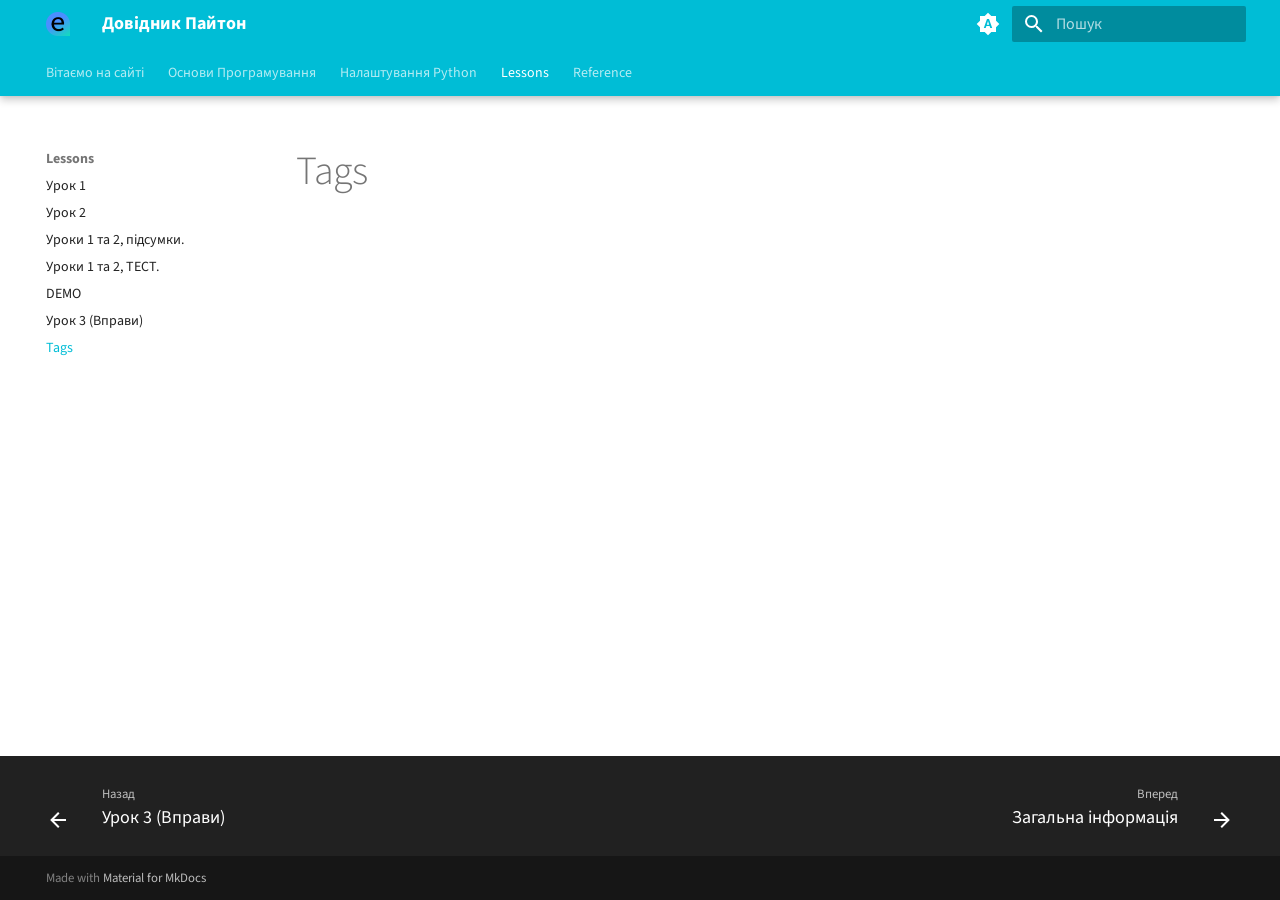
<file: lessons/tags/index.html>
<!doctype html>
<html lang="uk" class="no-js">
  <head>
    
      <meta charset="utf-8">
      <meta name="viewport" content="width=device-width,initial-scale=1">
      
      
      
        <link rel="canonical" href="https://ekidscoding.github.io/python-dovidnyk/lessons/tags/">
      
      
        <link rel="prev" href="../3_y/">
      
      
        <link rel="next" href="../../reference/data_types/">
      
      
      <link rel="icon" href="../../assets/favicon.ico">
      <meta name="generator" content="mkdocs-1.6.1, mkdocs-material-9.6.14">
    
    
      
        <title>Tags - Довідник Пайтон</title>
      
    
    
      <link rel="stylesheet" href="../../assets/stylesheets/main.342714a4.min.css">
      
        
        <link rel="stylesheet" href="../../assets/stylesheets/palette.06af60db.min.css">
      
      


  
  
    
    
      
    
    
  
    
    
      
    
    
  
    
    
      
    
    
  
    
    
      
    
    
  
  
  <style>:root{.md-tag.md-tag--types{--md-tag-icon:url('data:image/svg+xml;charset=utf-8,%3Csvg%20xmlns%3D%22http%3A//www.w3.org/2000/svg%22%20viewBox%3D%220%200%2024%2024%22%3E%3Cpath%20d%3D%22M11%2011V2H2v9m2-2V4h5v5m11-2.5C20%207.9%2018.9%209%2017.5%209S15%207.9%2015%206.5%2016.11%204%2017.5%204%2020%205.11%2020%206.5M6.5%2014%202%2022h9m-3.42-2H5.42l1.08-1.92M22%206.5C22%204%2020%202%2017.5%202S13%204%2013%206.5s2%204.5%204.5%204.5S22%209%2022%206.5M19%2017v-3h-2v3h-3v2h3v3h2v-3h3v-2Z%22/%3E%3C/svg%3E');}.md-tag.md-tag--str{--md-tag-icon:url('data:image/svg+xml;charset=utf-8,%3Csvg%20xmlns%3D%22http%3A//www.w3.org/2000/svg%22%20viewBox%3D%220%200%20320%20512%22%3E%3C%21--%21%20Font%20Awesome%20Free%206.7.2%20by%20%40fontawesome%20-%20https%3A//fontawesome.com%20License%20-%20https%3A//fontawesome.com/license/free%20%28Icons%3A%20CC%20BY%204.0%2C%20Fonts%3A%20SIL%20OFL%201.1%2C%20Code%3A%20MIT%20License%29%20Copyright%202024%20Fonticons%2C%20Inc.--%3E%3Cpath%20d%3D%22M99.1%20105.4C79%20114%2068.2%20127.2%2065.2%20144.8c-2.4%2014.1-.7%2023.2%202%2029.4%202.8%206.3%207.9%2012.4%2016.7%2018.6%2019.2%2013.4%2048.3%2022.1%2084.9%2032.5%201%20.3%201.9.6%202.9.8%2032.7%209.3%2072%2020.6%20100.9%2040.7%2015.7%2010.9%2029.9%2025.5%2038.6%2045.1%208.8%2019.8%2010.8%2042%206.6%2066.3-7.3%2042.5-35.3%2071.7-71.8%2087.3-35.4%2015.2-79.1%2017.9-123.7%2010.9h-.2c-24-3.9-62.7-17.1-87.6-25.6-4.8-1.7-9.2-3.1-12.8-4.3-16.6-5.7-25.6-23.8-20.1-40.6s23.7-25.8%2040.5-20.3Q49.45%20388%2058%20391c25.4%208.6%2056.4%2019.2%2074.4%2022.1%2036.8%205.7%2067.5%202.5%2088.5-6.5%2020.1-8.6%2030.8-21.8%2033.9-39.4%202.4-14.1.7-23.2-2-29.4-2.8-6.3-7.9-12.4-16.7-18.6-19.2-13.4-48.3-22.1-84.9-32.5-1-.3-1.9-.6-2.9-.8-32.7-9.3-72-20.6-100.9-40.7-15.7-10.9-29.9-25.5-38.6-45.1-8.8-19.8-10.8-42-6.6-66.3l31.5%205.5-31.6-5.4c7.3-42.5%2035.3-71.7%2071.8-87.3%2035.4-15.2%2079.1-17.9%20123.7-10.9%2013%202%2052.4%209.6%2066.6%2013.4%2017.1%204.5%2027.2%2022.1%2022.7%2039.2s-22.1%2027.2-39.2%2022.7c-11.2-3-48.1-10.2-60.1-12l4.9-31.5-4.9%2031.5c-36.9-5.8-67.5-2.5-88.6%206.5z%22/%3E%3C/svg%3E');}.md-tag.md-tag--list{--md-tag-icon:url('data:image/svg+xml;charset=utf-8,%3Csvg%20xmlns%3D%22http%3A//www.w3.org/2000/svg%22%20viewBox%3D%220%200%20320%20512%22%3E%3C%21--%21%20Font%20Awesome%20Free%206.7.2%20by%20%40fontawesome%20-%20https%3A//fontawesome.com%20License%20-%20https%3A//fontawesome.com/license/free%20%28Icons%3A%20CC%20BY%204.0%2C%20Fonts%3A%20SIL%20OFL%201.1%2C%20Code%3A%20MIT%20License%29%20Copyright%202024%20Fonticons%2C%20Inc.--%3E%3Cpath%20d%3D%22M64%2032c17.7%200%2032%2014.3%2032%2032v352h192c17.7%200%2032%2014.3%2032%2032s-14.3%2032-32%2032H64c-17.7%200-32-14.3-32-32V64c0-17.7%2014.3-32%2032-32%22/%3E%3C/svg%3E');}.md-tag.md-tag--dict{--md-tag-icon:url('data:image/svg+xml;charset=utf-8,%3Csvg%20xmlns%3D%22http%3A//www.w3.org/2000/svg%22%20viewBox%3D%220%200%20384%20512%22%3E%3C%21--%21%20Font%20Awesome%20Free%206.7.2%20by%20%40fontawesome%20-%20https%3A//fontawesome.com%20License%20-%20https%3A//fontawesome.com/license/free%20%28Icons%3A%20CC%20BY%204.0%2C%20Fonts%3A%20SIL%20OFL%201.1%2C%20Code%3A%20MIT%20License%29%20Copyright%202024%20Fonticons%2C%20Inc.--%3E%3Cpath%20d%3D%22M0%2096c0-35.3%2028.7-64%2064-64h96c123.7%200%20224%20100.3%20224%20224S283.7%20480%20160%20480H64c-35.3%200-64-28.7-64-64zm160%200H64v320h96c88.4%200%20160-71.6%20160-160S248.4%2096%20160%2096%22/%3E%3C/svg%3E');}}</style>

    
    
      
    
    
      
        
        
        <link rel="preconnect" href="https://fonts.gstatic.com" crossorigin>
        <link rel="stylesheet" href="https://fonts.googleapis.com/css?family=Source+Sans+3:300,300i,400,400i,700,700i%7CSource+Code+Pro:400,400i,700,700i&display=fallback">
        <style>:root{--md-text-font:"Source Sans 3";--md-code-font:"Source Code Pro"}</style>
      
    
    
      <link rel="stylesheet" href="../../stylesheets/extra.css">
    
      <link rel="stylesheet" href="../../termynal.css">
    
    <script>__md_scope=new URL("../..",location),__md_hash=e=>[...e].reduce(((e,_)=>(e<<5)-e+_.charCodeAt(0)),0),__md_get=(e,_=localStorage,t=__md_scope)=>JSON.parse(_.getItem(t.pathname+"."+e)),__md_set=(e,_,t=localStorage,a=__md_scope)=>{try{t.setItem(a.pathname+"."+e,JSON.stringify(_))}catch(e){}}</script>
    
      

    
    
    
  </head>
  
  
    
    
      
    
    
    
    
    <body dir="ltr" data-md-color-scheme="default" data-md-color-primary="indigo" data-md-color-accent="indigo">
  
    
    <input class="md-toggle" data-md-toggle="drawer" type="checkbox" id="__drawer" autocomplete="off">
    <input class="md-toggle" data-md-toggle="search" type="checkbox" id="__search" autocomplete="off">
    <label class="md-overlay" for="__drawer"></label>
    <div data-md-component="skip">
      
        
        <a href="#tags" class="md-skip">
          Перейти до змісту
        </a>
      
    </div>
    <div data-md-component="announce">
      
    </div>
    
    
      

  

<header class="md-header md-header--shadow md-header--lifted" data-md-component="header">
  <nav class="md-header__inner md-grid" aria-label="Хедер">
    <a href="../.." title="Довідник Пайтон" class="md-header__button md-logo" aria-label="Довідник Пайтон" data-md-component="logo">
      
  <img src="../../assets/logo.png" alt="logo">

    </a>
    <label class="md-header__button md-icon" for="__drawer">
      
      <svg xmlns="http://www.w3.org/2000/svg" viewBox="0 0 24 24"><path d="M3 6h18v2H3zm0 5h18v2H3zm0 5h18v2H3z"/></svg>
    </label>
    <div class="md-header__title" data-md-component="header-title">
      <div class="md-header__ellipsis">
        <div class="md-header__topic">
          <span class="md-ellipsis">
            Довідник Пайтон
          </span>
        </div>
        <div class="md-header__topic" data-md-component="header-topic">
          <span class="md-ellipsis">
            
              Tags
            
          </span>
        </div>
      </div>
    </div>
    
      
        <form class="md-header__option" data-md-component="palette">
  
    
    
    
    <input class="md-option" data-md-color-media="(prefers-color-scheme)" data-md-color-scheme="default" data-md-color-primary="indigo" data-md-color-accent="indigo"  aria-label="Світла"  type="radio" name="__palette" id="__palette_0">
    
      <label class="md-header__button md-icon" title="Світла" for="__palette_1" hidden>
        <svg xmlns="http://www.w3.org/2000/svg" viewBox="0 0 24 24"><path d="m14.3 16-.7-2h-3.2l-.7 2H7.8L11 7h2l3.2 9zM20 8.69V4h-4.69L12 .69 8.69 4H4v4.69L.69 12 4 15.31V20h4.69L12 23.31 15.31 20H20v-4.69L23.31 12zm-9.15 3.96h2.3L12 9z"/></svg>
      </label>
    
  
    
    
    
    <input class="md-option" data-md-color-media="(prefers-color-scheme: light)" data-md-color-scheme="default" data-md-color-primary="cyan" data-md-color-accent="lime"  aria-label="Темна"  type="radio" name="__palette" id="__palette_1">
    
      <label class="md-header__button md-icon" title="Темна" for="__palette_2" hidden>
        <svg xmlns="http://www.w3.org/2000/svg" viewBox="0 0 24 24"><path d="M12 7a5 5 0 0 1 5 5 5 5 0 0 1-5 5 5 5 0 0 1-5-5 5 5 0 0 1 5-5m0 2a3 3 0 0 0-3 3 3 3 0 0 0 3 3 3 3 0 0 0 3-3 3 3 0 0 0-3-3m0-7 2.39 3.42C13.65 5.15 12.84 5 12 5s-1.65.15-2.39.42zM3.34 7l4.16-.35A7.2 7.2 0 0 0 5.94 8.5c-.44.74-.69 1.5-.83 2.29zm.02 10 1.76-3.77a7.131 7.131 0 0 0 2.38 4.14zM20.65 7l-1.77 3.79a7.02 7.02 0 0 0-2.38-4.15zm-.01 10-4.14.36c.59-.51 1.12-1.14 1.54-1.86.42-.73.69-1.5.83-2.29zM12 22l-2.41-3.44c.74.27 1.55.44 2.41.44.82 0 1.63-.17 2.37-.44z"/></svg>
      </label>
    
  
    
    
    
    <input class="md-option" data-md-color-media="(prefers-color-scheme: dark)" data-md-color-scheme="slate" data-md-color-primary="lime" data-md-color-accent="cyan"  aria-label="Автоматична"  type="radio" name="__palette" id="__palette_2">
    
      <label class="md-header__button md-icon" title="Автоматична" for="__palette_0" hidden>
        <svg xmlns="http://www.w3.org/2000/svg" viewBox="0 0 24 24"><path d="m17.75 4.09-2.53 1.94.91 3.06-2.63-1.81-2.63 1.81.91-3.06-2.53-1.94L12.44 4l1.06-3 1.06 3zm3.5 6.91-1.64 1.25.59 1.98-1.7-1.17-1.7 1.17.59-1.98L15.75 11l2.06-.05L18.5 9l.69 1.95zm-2.28 4.95c.83-.08 1.72 1.1 1.19 1.85-.32.45-.66.87-1.08 1.27C15.17 23 8.84 23 4.94 19.07c-3.91-3.9-3.91-10.24 0-14.14.4-.4.82-.76 1.27-1.08.75-.53 1.93.36 1.85 1.19-.27 2.86.69 5.83 2.89 8.02a9.96 9.96 0 0 0 8.02 2.89m-1.64 2.02a12.08 12.08 0 0 1-7.8-3.47c-2.17-2.19-3.33-5-3.49-7.82-2.81 3.14-2.7 7.96.31 10.98 3.02 3.01 7.84 3.12 10.98.31"/></svg>
      </label>
    
  
</form>
      
    
    
      <script>var palette=__md_get("__palette");if(palette&&palette.color){if("(prefers-color-scheme)"===palette.color.media){var media=matchMedia("(prefers-color-scheme: light)"),input=document.querySelector(media.matches?"[data-md-color-media='(prefers-color-scheme: light)']":"[data-md-color-media='(prefers-color-scheme: dark)']");palette.color.media=input.getAttribute("data-md-color-media"),palette.color.scheme=input.getAttribute("data-md-color-scheme"),palette.color.primary=input.getAttribute("data-md-color-primary"),palette.color.accent=input.getAttribute("data-md-color-accent")}for(var[key,value]of Object.entries(palette.color))document.body.setAttribute("data-md-color-"+key,value)}</script>
    
    
    
      
      
        <label class="md-header__button md-icon" for="__search">
          
          <svg xmlns="http://www.w3.org/2000/svg" viewBox="0 0 24 24"><path d="M9.5 3A6.5 6.5 0 0 1 16 9.5c0 1.61-.59 3.09-1.56 4.23l.27.27h.79l5 5-1.5 1.5-5-5v-.79l-.27-.27A6.52 6.52 0 0 1 9.5 16 6.5 6.5 0 0 1 3 9.5 6.5 6.5 0 0 1 9.5 3m0 2C7 5 5 7 5 9.5S7 14 9.5 14 14 12 14 9.5 12 5 9.5 5"/></svg>
        </label>
        <div class="md-search" data-md-component="search" role="dialog">
  <label class="md-search__overlay" for="__search"></label>
  <div class="md-search__inner" role="search">
    <form class="md-search__form" name="search">
      <input type="text" class="md-search__input" name="query" aria-label="Пошук" placeholder="Пошук" autocapitalize="off" autocorrect="off" autocomplete="off" spellcheck="false" data-md-component="search-query" required>
      <label class="md-search__icon md-icon" for="__search">
        
        <svg xmlns="http://www.w3.org/2000/svg" viewBox="0 0 24 24"><path d="M9.5 3A6.5 6.5 0 0 1 16 9.5c0 1.61-.59 3.09-1.56 4.23l.27.27h.79l5 5-1.5 1.5-5-5v-.79l-.27-.27A6.52 6.52 0 0 1 9.5 16 6.5 6.5 0 0 1 3 9.5 6.5 6.5 0 0 1 9.5 3m0 2C7 5 5 7 5 9.5S7 14 9.5 14 14 12 14 9.5 12 5 9.5 5"/></svg>
        
        <svg xmlns="http://www.w3.org/2000/svg" viewBox="0 0 24 24"><path d="M20 11v2H8l5.5 5.5-1.42 1.42L4.16 12l7.92-7.92L13.5 5.5 8 11z"/></svg>
      </label>
      <nav class="md-search__options" aria-label="Шукати">
        
        <button type="reset" class="md-search__icon md-icon" title="Очистити" aria-label="Очистити" tabindex="-1">
          
          <svg xmlns="http://www.w3.org/2000/svg" viewBox="0 0 24 24"><path d="M19 6.41 17.59 5 12 10.59 6.41 5 5 6.41 10.59 12 5 17.59 6.41 19 12 13.41 17.59 19 19 17.59 13.41 12z"/></svg>
        </button>
      </nav>
      
        <div class="md-search__suggest" data-md-component="search-suggest"></div>
      
    </form>
    <div class="md-search__output">
      <div class="md-search__scrollwrap" tabindex="0" data-md-scrollfix>
        <div class="md-search-result" data-md-component="search-result">
          <div class="md-search-result__meta">
            Пошук розпочато
          </div>
          <ol class="md-search-result__list" role="presentation"></ol>
        </div>
      </div>
    </div>
  </div>
</div>
      
    
    
  </nav>
  
    
      
<nav class="md-tabs" aria-label="Вкладки" data-md-component="tabs">
  <div class="md-grid">
    <ul class="md-tabs__list">
      
        
  
  
  
  
    <li class="md-tabs__item">
      <a href="../.." class="md-tabs__link">
        
  
  
    
  
  Вітаємо на сайті

      </a>
    </li>
  

      
        
  
  
  
  
    <li class="md-tabs__item">
      <a href="../../fundamentals/" class="md-tabs__link">
        
  
  
    
  
  Основи Програмування

      </a>
    </li>
  

      
        
  
  
  
  
    <li class="md-tabs__item">
      <a href="../../setup/" class="md-tabs__link">
        
  
  
    
  
  Налаштування Python

      </a>
    </li>
  

      
        
  
  
  
    
  
  
    
    
      <li class="md-tabs__item md-tabs__item--active">
        <a href="../1/" class="md-tabs__link">
          
  
  
  Lessons

        </a>
      </li>
    
  

      
        
  
  
  
  
    
    
      <li class="md-tabs__item">
        <a href="../../reference/data_types/" class="md-tabs__link">
          
  
  
  Reference

        </a>
      </li>
    
  

      
    </ul>
  </div>
</nav>
    
  
</header>
    
    <div class="md-container" data-md-component="container">
      
      
        
      
      <main class="md-main" data-md-component="main">
        <div class="md-main__inner md-grid">
          
            
              
              <div class="md-sidebar md-sidebar--primary" data-md-component="sidebar" data-md-type="navigation" >
                <div class="md-sidebar__scrollwrap">
                  <div class="md-sidebar__inner">
                    


  


  

<nav class="md-nav md-nav--primary md-nav--lifted md-nav--integrated" aria-label="Навігація" data-md-level="0">
  <label class="md-nav__title" for="__drawer">
    <a href="../.." title="Довідник Пайтон" class="md-nav__button md-logo" aria-label="Довідник Пайтон" data-md-component="logo">
      
  <img src="../../assets/logo.png" alt="logo">

    </a>
    Довідник Пайтон
  </label>
  
  <ul class="md-nav__list" data-md-scrollfix>
    
      
      
  
  
  
  
    <li class="md-nav__item">
      <a href="../.." class="md-nav__link">
        
  
  
  <span class="md-ellipsis">
    Вітаємо на сайті
    
  </span>
  

      </a>
    </li>
  

    
      
      
  
  
  
  
    <li class="md-nav__item">
      <a href="../../fundamentals/" class="md-nav__link">
        
  
  
  <span class="md-ellipsis">
    Основи Програмування
    
  </span>
  

      </a>
    </li>
  

    
      
      
  
  
  
  
    <li class="md-nav__item">
      <a href="../../setup/" class="md-nav__link">
        
  
  
  <span class="md-ellipsis">
    Налаштування Python
    
  </span>
  

      </a>
    </li>
  

    
      
      
  
  
    
  
  
  
    
    
    
    
      
        
        
      
      
    
    
    <li class="md-nav__item md-nav__item--active md-nav__item--section md-nav__item--nested">
      
        
        
        <input class="md-nav__toggle md-toggle " type="checkbox" id="__nav_4" checked>
        
          
          <label class="md-nav__link" for="__nav_4" id="__nav_4_label" tabindex="">
            
  
  
  <span class="md-ellipsis">
    Lessons
    
  </span>
  

            <span class="md-nav__icon md-icon"></span>
          </label>
        
        <nav class="md-nav" data-md-level="1" aria-labelledby="__nav_4_label" aria-expanded="true">
          <label class="md-nav__title" for="__nav_4">
            <span class="md-nav__icon md-icon"></span>
            Lessons
          </label>
          <ul class="md-nav__list" data-md-scrollfix>
            
              
                
  
  
  
  
    <li class="md-nav__item">
      <a href="../1/" class="md-nav__link">
        
  
  
  <span class="md-ellipsis">
    Урок 1
    
  </span>
  

      </a>
    </li>
  

              
            
              
                
  
  
  
  
    <li class="md-nav__item">
      <a href="../2/" class="md-nav__link">
        
  
  
  <span class="md-ellipsis">
    Урок 2
    
  </span>
  

      </a>
    </li>
  

              
            
              
                
  
  
  
  
    <li class="md-nav__item">
      <a href="../3_summary_1/" class="md-nav__link">
        
  
  
  <span class="md-ellipsis">
    Уроки 1 та 2, підсумки.
    
  </span>
  

      </a>
    </li>
  

              
            
              
                
  
  
  
  
    <li class="md-nav__item">
      <a href="../3_summary_2_quiz/" class="md-nav__link">
        
  
  
  <span class="md-ellipsis">
    Уроки 1 та 2, ТЕСТ.
    
  </span>
  

      </a>
    </li>
  

              
            
              
                
  
  
  
  
    <li class="md-nav__item">
      <a href="../3_w/" class="md-nav__link">
        
  
  
  <span class="md-ellipsis">
    DEMO
    
  </span>
  

      </a>
    </li>
  

              
            
              
                
  
  
  
  
    <li class="md-nav__item">
      <a href="../3_y/" class="md-nav__link">
        
  
  
  <span class="md-ellipsis">
    Урок 3 (Вправи)
    
  </span>
  

      </a>
    </li>
  

              
            
              
                
  
  
    
  
  
  
    <li class="md-nav__item md-nav__item--active">
      
      <input class="md-nav__toggle md-toggle" type="checkbox" id="__toc">
      
      
        
      
      
      <a href="./" class="md-nav__link md-nav__link--active">
        
  
  
  <span class="md-ellipsis">
    Tags
    
  </span>
  

      </a>
      
    </li>
  

              
            
          </ul>
        </nav>
      
    </li>
  

    
      
      
  
  
  
  
    
    
    
    
      
      
    
    
    <li class="md-nav__item md-nav__item--nested">
      
        
        
        <input class="md-nav__toggle md-toggle " type="checkbox" id="__nav_5" >
        
          
          <label class="md-nav__link" for="__nav_5" id="__nav_5_label" tabindex="0">
            
  
  
  <span class="md-ellipsis">
    Reference
    
  </span>
  

            <span class="md-nav__icon md-icon"></span>
          </label>
        
        <nav class="md-nav" data-md-level="1" aria-labelledby="__nav_5_label" aria-expanded="false">
          <label class="md-nav__title" for="__nav_5">
            <span class="md-nav__icon md-icon"></span>
            Reference
          </label>
          <ul class="md-nav__list" data-md-scrollfix>
            
              
                
  
  
  
  
    <li class="md-nav__item">
      <a href="../../reference/data_types/" class="md-nav__link">
        
  
  
  <span class="md-ellipsis">
    Загальна інформація
    
  </span>
  

      </a>
    </li>
  

              
            
              
                
  
  
  
  
    <li class="md-nav__item">
      <a href="../../reference/naming/" class="md-nav__link">
        
  
  
  <span class="md-ellipsis">
    Правила Іменування Змінних
    
  </span>
  

      </a>
    </li>
  

              
            
          </ul>
        </nav>
      
    </li>
  

    
  </ul>
</nav>
                  </div>
                </div>
              </div>
            
            
          
          
            <div class="md-content" data-md-component="content">
              <article class="md-content__inner md-typeset">
                
                  



<h1 id="tags">Tags<a class="headerlink" href="#tags" title="Permanent link">⚓︎</a></h1>












                
              </article>
            </div>
          
          
  <script>var tabs=__md_get("__tabs");if(Array.isArray(tabs))e:for(var set of document.querySelectorAll(".tabbed-set")){var labels=set.querySelector(".tabbed-labels");for(var tab of tabs)for(var label of labels.getElementsByTagName("label"))if(label.innerText.trim()===tab){var input=document.getElementById(label.htmlFor);input.checked=!0;continue e}}</script>

<script>var target=document.getElementById(location.hash.slice(1));target&&target.name&&(target.checked=target.name.startsWith("__tabbed_"))</script>
        </div>
        
          <button type="button" class="md-top md-icon" data-md-component="top" hidden>
  
  <svg xmlns="http://www.w3.org/2000/svg" viewBox="0 0 24 24"><path d="M13 20h-2V8l-5.5 5.5-1.42-1.42L12 4.16l7.92 7.92-1.42 1.42L13 8z"/></svg>
  Повернутись нагору
</button>
        
      </main>
      
        <footer class="md-footer">
  
    
      
      <nav class="md-footer__inner md-grid" aria-label="Футер" >
        
          
          <a href="../3_y/" class="md-footer__link md-footer__link--prev" aria-label="Назад: Урок 3 (Вправи)">
            <div class="md-footer__button md-icon">
              
              <svg xmlns="http://www.w3.org/2000/svg" viewBox="0 0 24 24"><path d="M20 11v2H8l5.5 5.5-1.42 1.42L4.16 12l7.92-7.92L13.5 5.5 8 11z"/></svg>
            </div>
            <div class="md-footer__title">
              <span class="md-footer__direction">
                Назад
              </span>
              <div class="md-ellipsis">
                Урок 3 (Вправи)
              </div>
            </div>
          </a>
        
        
          
          <a href="../../reference/data_types/" class="md-footer__link md-footer__link--next" aria-label="Вперед: Загальна інформація">
            <div class="md-footer__title">
              <span class="md-footer__direction">
                Вперед
              </span>
              <div class="md-ellipsis">
                Загальна інформація
              </div>
            </div>
            <div class="md-footer__button md-icon">
              
              <svg xmlns="http://www.w3.org/2000/svg" viewBox="0 0 24 24"><path d="M4 11v2h12l-5.5 5.5 1.42 1.42L19.84 12l-7.92-7.92L10.5 5.5 16 11z"/></svg>
            </div>
          </a>
        
      </nav>
    
  
  <div class="md-footer-meta md-typeset">
    <div class="md-footer-meta__inner md-grid">
      <div class="md-copyright">
  
  
    Made with
    <a href="https://squidfunk.github.io/mkdocs-material/" target="_blank" rel="noopener">
      Material for MkDocs
    </a>
  
</div>
      
    </div>
  </div>
</footer>
      
    </div>
    <div class="md-dialog" data-md-component="dialog">
      <div class="md-dialog__inner md-typeset"></div>
    </div>
    
    
    
      
      <script id="__config" type="application/json">{"base": "../..", "features": ["navigation.top", "navigation.footer", "content.tabs.link", "content.tooltips", "toc.integrate", "navigation.tabs", "navigation.tabs.sticky", "search.suggest", "search.highlight"], "search": "../../assets/javascripts/workers/search.d50fe291.min.js", "tags": {"\u041f\u0440\u043e\u0441\u0442\u0456 \u0422\u0438\u043f\u0438": "types", "\u0420\u044f\u0434\u043a\u0438": "str", "\u0421\u043b\u043e\u0432\u043d\u0438\u043a\u0438": "dict", "\u0421\u043f\u0438\u0441\u043a\u0438": "list"}, "translations": {"clipboard.copied": "\u0421\u043a\u043e\u043f\u0456\u0439\u043e\u0432\u0430\u043d\u043e \u0432 \u0431\u0443\u0444\u0435\u0440", "clipboard.copy": "\u0421\u043a\u043e\u043f\u0456\u044e\u0432\u0430\u0442\u0438 \u0432 \u0431\u0443\u0444\u0435\u0440", "search.result.more.one": "\u0429\u0435 1 \u0437\u0431\u0456\u0433 \u043d\u0430 \u0446\u0456\u0439 \u0441\u0442\u043e\u0440\u0456\u043d\u0446\u0456", "search.result.more.other": "\u0429\u0435 # \u0437\u0431\u0456\u0433\u0456\u0432 \u043d\u0430 \u0446\u0456\u0439 \u0441\u0442\u043e\u0440\u0456\u043d\u0446\u0456", "search.result.none": "\u0417\u0431\u0456\u0433\u0456\u0432 \u043d\u0435 \u0437\u043d\u0430\u0439\u0434\u0435\u043d\u043e", "search.result.one": "\u0417\u043d\u0430\u0439\u0434\u0435\u043d\u043e 1 \u0437\u0431\u0456\u0433", "search.result.other": "\u0417\u043d\u0430\u0439\u0434\u0435\u043d\u043e # \u0437\u0431\u0456\u0433\u0456\u0432", "search.result.placeholder": "\u0420\u043e\u0437\u043f\u043e\u0447\u043d\u0456\u0442\u044c \u043f\u0438\u0441\u0430\u0442\u0438 \u0434\u043b\u044f \u043f\u043e\u0448\u0443\u043a\u0443", "search.result.term.missing": "\u041d\u0435 \u0437\u043d\u0430\u0439\u0434\u0435\u043d\u043e \u0437\u0430\u043f\u0438\u0442\u0443", "select.version": "\u041e\u0431\u0440\u0430\u0442\u0438 \u0432\u0435\u0440\u0441\u0456\u044e"}, "version": null}</script>
    
    
      <script src="../../assets/javascripts/bundle.13a4f30d.min.js"></script>
      
        <script src="../../termynal.js"></script>
      
    
  </body>
</html>
</file>
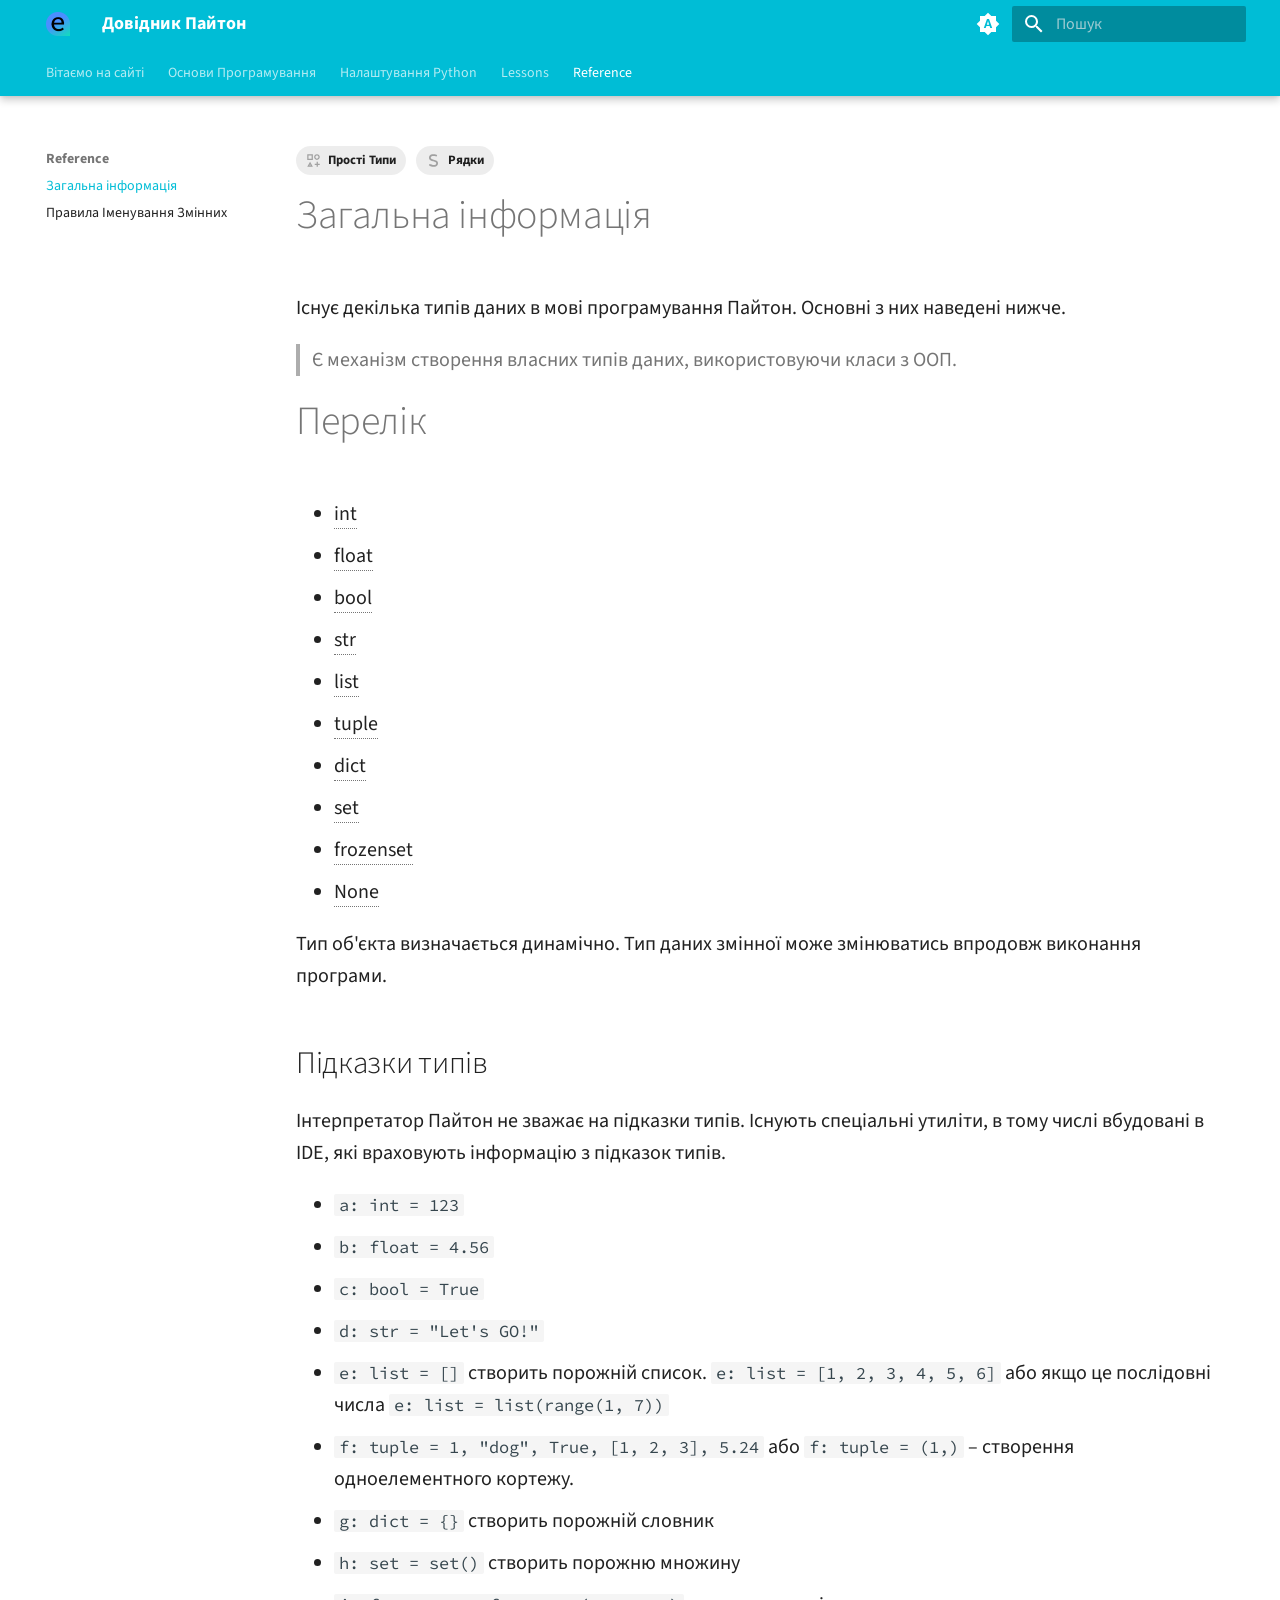
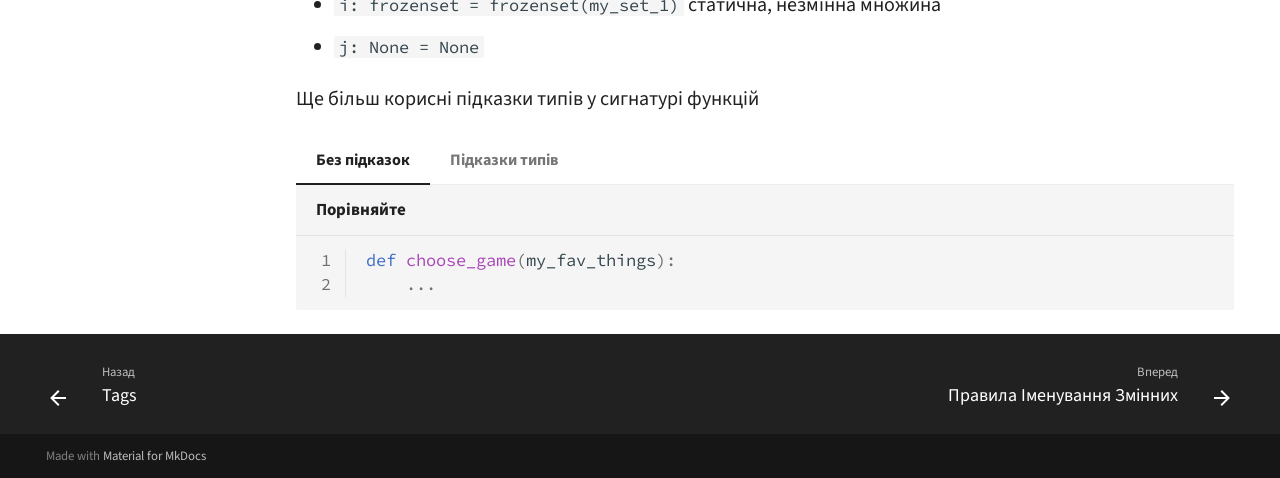
<file: reference/data_types/index.html>
<!doctype html>
<html lang="uk" class="no-js">
  <head>
    
      <meta charset="utf-8">
      <meta name="viewport" content="width=device-width,initial-scale=1">
      
      
      
        <link rel="canonical" href="https://ekidscoding.github.io/python-dovidnyk/reference/data_types/">
      
      
        <link rel="prev" href="../../lessons/tags/">
      
      
        <link rel="next" href="../naming/">
      
      
      <link rel="icon" href="../../assets/favicon.ico">
      <meta name="generator" content="mkdocs-1.6.1, mkdocs-material-9.6.14">
    
    
      
        <title>Загальна інформація - Довідник Пайтон</title>
      
    
    
      <link rel="stylesheet" href="../../assets/stylesheets/main.342714a4.min.css">
      
        
        <link rel="stylesheet" href="../../assets/stylesheets/palette.06af60db.min.css">
      
      


  
  
    
    
      
    
    
  
    
    
      
    
    
  
    
    
      
    
    
  
    
    
      
    
    
  
  
  <style>:root{.md-tag.md-tag--types{--md-tag-icon:url('data:image/svg+xml;charset=utf-8,%3Csvg%20xmlns%3D%22http%3A//www.w3.org/2000/svg%22%20viewBox%3D%220%200%2024%2024%22%3E%3Cpath%20d%3D%22M11%2011V2H2v9m2-2V4h5v5m11-2.5C20%207.9%2018.9%209%2017.5%209S15%207.9%2015%206.5%2016.11%204%2017.5%204%2020%205.11%2020%206.5M6.5%2014%202%2022h9m-3.42-2H5.42l1.08-1.92M22%206.5C22%204%2020%202%2017.5%202S13%204%2013%206.5s2%204.5%204.5%204.5S22%209%2022%206.5M19%2017v-3h-2v3h-3v2h3v3h2v-3h3v-2Z%22/%3E%3C/svg%3E');}.md-tag.md-tag--str{--md-tag-icon:url('data:image/svg+xml;charset=utf-8,%3Csvg%20xmlns%3D%22http%3A//www.w3.org/2000/svg%22%20viewBox%3D%220%200%20320%20512%22%3E%3C%21--%21%20Font%20Awesome%20Free%206.7.2%20by%20%40fontawesome%20-%20https%3A//fontawesome.com%20License%20-%20https%3A//fontawesome.com/license/free%20%28Icons%3A%20CC%20BY%204.0%2C%20Fonts%3A%20SIL%20OFL%201.1%2C%20Code%3A%20MIT%20License%29%20Copyright%202024%20Fonticons%2C%20Inc.--%3E%3Cpath%20d%3D%22M99.1%20105.4C79%20114%2068.2%20127.2%2065.2%20144.8c-2.4%2014.1-.7%2023.2%202%2029.4%202.8%206.3%207.9%2012.4%2016.7%2018.6%2019.2%2013.4%2048.3%2022.1%2084.9%2032.5%201%20.3%201.9.6%202.9.8%2032.7%209.3%2072%2020.6%20100.9%2040.7%2015.7%2010.9%2029.9%2025.5%2038.6%2045.1%208.8%2019.8%2010.8%2042%206.6%2066.3-7.3%2042.5-35.3%2071.7-71.8%2087.3-35.4%2015.2-79.1%2017.9-123.7%2010.9h-.2c-24-3.9-62.7-17.1-87.6-25.6-4.8-1.7-9.2-3.1-12.8-4.3-16.6-5.7-25.6-23.8-20.1-40.6s23.7-25.8%2040.5-20.3Q49.45%20388%2058%20391c25.4%208.6%2056.4%2019.2%2074.4%2022.1%2036.8%205.7%2067.5%202.5%2088.5-6.5%2020.1-8.6%2030.8-21.8%2033.9-39.4%202.4-14.1.7-23.2-2-29.4-2.8-6.3-7.9-12.4-16.7-18.6-19.2-13.4-48.3-22.1-84.9-32.5-1-.3-1.9-.6-2.9-.8-32.7-9.3-72-20.6-100.9-40.7-15.7-10.9-29.9-25.5-38.6-45.1-8.8-19.8-10.8-42-6.6-66.3l31.5%205.5-31.6-5.4c7.3-42.5%2035.3-71.7%2071.8-87.3%2035.4-15.2%2079.1-17.9%20123.7-10.9%2013%202%2052.4%209.6%2066.6%2013.4%2017.1%204.5%2027.2%2022.1%2022.7%2039.2s-22.1%2027.2-39.2%2022.7c-11.2-3-48.1-10.2-60.1-12l4.9-31.5-4.9%2031.5c-36.9-5.8-67.5-2.5-88.6%206.5z%22/%3E%3C/svg%3E');}.md-tag.md-tag--list{--md-tag-icon:url('data:image/svg+xml;charset=utf-8,%3Csvg%20xmlns%3D%22http%3A//www.w3.org/2000/svg%22%20viewBox%3D%220%200%20320%20512%22%3E%3C%21--%21%20Font%20Awesome%20Free%206.7.2%20by%20%40fontawesome%20-%20https%3A//fontawesome.com%20License%20-%20https%3A//fontawesome.com/license/free%20%28Icons%3A%20CC%20BY%204.0%2C%20Fonts%3A%20SIL%20OFL%201.1%2C%20Code%3A%20MIT%20License%29%20Copyright%202024%20Fonticons%2C%20Inc.--%3E%3Cpath%20d%3D%22M64%2032c17.7%200%2032%2014.3%2032%2032v352h192c17.7%200%2032%2014.3%2032%2032s-14.3%2032-32%2032H64c-17.7%200-32-14.3-32-32V64c0-17.7%2014.3-32%2032-32%22/%3E%3C/svg%3E');}.md-tag.md-tag--dict{--md-tag-icon:url('data:image/svg+xml;charset=utf-8,%3Csvg%20xmlns%3D%22http%3A//www.w3.org/2000/svg%22%20viewBox%3D%220%200%20384%20512%22%3E%3C%21--%21%20Font%20Awesome%20Free%206.7.2%20by%20%40fontawesome%20-%20https%3A//fontawesome.com%20License%20-%20https%3A//fontawesome.com/license/free%20%28Icons%3A%20CC%20BY%204.0%2C%20Fonts%3A%20SIL%20OFL%201.1%2C%20Code%3A%20MIT%20License%29%20Copyright%202024%20Fonticons%2C%20Inc.--%3E%3Cpath%20d%3D%22M0%2096c0-35.3%2028.7-64%2064-64h96c123.7%200%20224%20100.3%20224%20224S283.7%20480%20160%20480H64c-35.3%200-64-28.7-64-64zm160%200H64v320h96c88.4%200%20160-71.6%20160-160S248.4%2096%20160%2096%22/%3E%3C/svg%3E');}}</style>

    
    
      
    
    
      
        
        
        <link rel="preconnect" href="https://fonts.gstatic.com" crossorigin>
        <link rel="stylesheet" href="https://fonts.googleapis.com/css?family=Source+Sans+3:300,300i,400,400i,700,700i%7CSource+Code+Pro:400,400i,700,700i&display=fallback">
        <style>:root{--md-text-font:"Source Sans 3";--md-code-font:"Source Code Pro"}</style>
      
    
    
      <link rel="stylesheet" href="../../stylesheets/extra.css">
    
      <link rel="stylesheet" href="../../termynal.css">
    
    <script>__md_scope=new URL("../..",location),__md_hash=e=>[...e].reduce(((e,_)=>(e<<5)-e+_.charCodeAt(0)),0),__md_get=(e,_=localStorage,t=__md_scope)=>JSON.parse(_.getItem(t.pathname+"."+e)),__md_set=(e,_,t=localStorage,a=__md_scope)=>{try{t.setItem(a.pathname+"."+e,JSON.stringify(_))}catch(e){}}</script>
    
      

    
    
    
  </head>
  
  
    
    
      
    
    
    
    
    <body dir="ltr" data-md-color-scheme="default" data-md-color-primary="indigo" data-md-color-accent="indigo">
  
    
    <input class="md-toggle" data-md-toggle="drawer" type="checkbox" id="__drawer" autocomplete="off">
    <input class="md-toggle" data-md-toggle="search" type="checkbox" id="__search" autocomplete="off">
    <label class="md-overlay" for="__drawer"></label>
    <div data-md-component="skip">
      
        
        <a href="#_1" class="md-skip">
          Перейти до змісту
        </a>
      
    </div>
    <div data-md-component="announce">
      
    </div>
    
    
      

  

<header class="md-header md-header--shadow md-header--lifted" data-md-component="header">
  <nav class="md-header__inner md-grid" aria-label="Хедер">
    <a href="../.." title="Довідник Пайтон" class="md-header__button md-logo" aria-label="Довідник Пайтон" data-md-component="logo">
      
  <img src="../../assets/logo.png" alt="logo">

    </a>
    <label class="md-header__button md-icon" for="__drawer">
      
      <svg xmlns="http://www.w3.org/2000/svg" viewBox="0 0 24 24"><path d="M3 6h18v2H3zm0 5h18v2H3zm0 5h18v2H3z"/></svg>
    </label>
    <div class="md-header__title" data-md-component="header-title">
      <div class="md-header__ellipsis">
        <div class="md-header__topic">
          <span class="md-ellipsis">
            Довідник Пайтон
          </span>
        </div>
        <div class="md-header__topic" data-md-component="header-topic">
          <span class="md-ellipsis">
            
              Загальна інформація
            
          </span>
        </div>
      </div>
    </div>
    
      
        <form class="md-header__option" data-md-component="palette">
  
    
    
    
    <input class="md-option" data-md-color-media="(prefers-color-scheme)" data-md-color-scheme="default" data-md-color-primary="indigo" data-md-color-accent="indigo"  aria-label="Світла"  type="radio" name="__palette" id="__palette_0">
    
      <label class="md-header__button md-icon" title="Світла" for="__palette_1" hidden>
        <svg xmlns="http://www.w3.org/2000/svg" viewBox="0 0 24 24"><path d="m14.3 16-.7-2h-3.2l-.7 2H7.8L11 7h2l3.2 9zM20 8.69V4h-4.69L12 .69 8.69 4H4v4.69L.69 12 4 15.31V20h4.69L12 23.31 15.31 20H20v-4.69L23.31 12zm-9.15 3.96h2.3L12 9z"/></svg>
      </label>
    
  
    
    
    
    <input class="md-option" data-md-color-media="(prefers-color-scheme: light)" data-md-color-scheme="default" data-md-color-primary="cyan" data-md-color-accent="lime"  aria-label="Темна"  type="radio" name="__palette" id="__palette_1">
    
      <label class="md-header__button md-icon" title="Темна" for="__palette_2" hidden>
        <svg xmlns="http://www.w3.org/2000/svg" viewBox="0 0 24 24"><path d="M12 7a5 5 0 0 1 5 5 5 5 0 0 1-5 5 5 5 0 0 1-5-5 5 5 0 0 1 5-5m0 2a3 3 0 0 0-3 3 3 3 0 0 0 3 3 3 3 0 0 0 3-3 3 3 0 0 0-3-3m0-7 2.39 3.42C13.65 5.15 12.84 5 12 5s-1.65.15-2.39.42zM3.34 7l4.16-.35A7.2 7.2 0 0 0 5.94 8.5c-.44.74-.69 1.5-.83 2.29zm.02 10 1.76-3.77a7.131 7.131 0 0 0 2.38 4.14zM20.65 7l-1.77 3.79a7.02 7.02 0 0 0-2.38-4.15zm-.01 10-4.14.36c.59-.51 1.12-1.14 1.54-1.86.42-.73.69-1.5.83-2.29zM12 22l-2.41-3.44c.74.27 1.55.44 2.41.44.82 0 1.63-.17 2.37-.44z"/></svg>
      </label>
    
  
    
    
    
    <input class="md-option" data-md-color-media="(prefers-color-scheme: dark)" data-md-color-scheme="slate" data-md-color-primary="lime" data-md-color-accent="cyan"  aria-label="Автоматична"  type="radio" name="__palette" id="__palette_2">
    
      <label class="md-header__button md-icon" title="Автоматична" for="__palette_0" hidden>
        <svg xmlns="http://www.w3.org/2000/svg" viewBox="0 0 24 24"><path d="m17.75 4.09-2.53 1.94.91 3.06-2.63-1.81-2.63 1.81.91-3.06-2.53-1.94L12.44 4l1.06-3 1.06 3zm3.5 6.91-1.64 1.25.59 1.98-1.7-1.17-1.7 1.17.59-1.98L15.75 11l2.06-.05L18.5 9l.69 1.95zm-2.28 4.95c.83-.08 1.72 1.1 1.19 1.85-.32.45-.66.87-1.08 1.27C15.17 23 8.84 23 4.94 19.07c-3.91-3.9-3.91-10.24 0-14.14.4-.4.82-.76 1.27-1.08.75-.53 1.93.36 1.85 1.19-.27 2.86.69 5.83 2.89 8.02a9.96 9.96 0 0 0 8.02 2.89m-1.64 2.02a12.08 12.08 0 0 1-7.8-3.47c-2.17-2.19-3.33-5-3.49-7.82-2.81 3.14-2.7 7.96.31 10.98 3.02 3.01 7.84 3.12 10.98.31"/></svg>
      </label>
    
  
</form>
      
    
    
      <script>var palette=__md_get("__palette");if(palette&&palette.color){if("(prefers-color-scheme)"===palette.color.media){var media=matchMedia("(prefers-color-scheme: light)"),input=document.querySelector(media.matches?"[data-md-color-media='(prefers-color-scheme: light)']":"[data-md-color-media='(prefers-color-scheme: dark)']");palette.color.media=input.getAttribute("data-md-color-media"),palette.color.scheme=input.getAttribute("data-md-color-scheme"),palette.color.primary=input.getAttribute("data-md-color-primary"),palette.color.accent=input.getAttribute("data-md-color-accent")}for(var[key,value]of Object.entries(palette.color))document.body.setAttribute("data-md-color-"+key,value)}</script>
    
    
    
      
      
        <label class="md-header__button md-icon" for="__search">
          
          <svg xmlns="http://www.w3.org/2000/svg" viewBox="0 0 24 24"><path d="M9.5 3A6.5 6.5 0 0 1 16 9.5c0 1.61-.59 3.09-1.56 4.23l.27.27h.79l5 5-1.5 1.5-5-5v-.79l-.27-.27A6.52 6.52 0 0 1 9.5 16 6.5 6.5 0 0 1 3 9.5 6.5 6.5 0 0 1 9.5 3m0 2C7 5 5 7 5 9.5S7 14 9.5 14 14 12 14 9.5 12 5 9.5 5"/></svg>
        </label>
        <div class="md-search" data-md-component="search" role="dialog">
  <label class="md-search__overlay" for="__search"></label>
  <div class="md-search__inner" role="search">
    <form class="md-search__form" name="search">
      <input type="text" class="md-search__input" name="query" aria-label="Пошук" placeholder="Пошук" autocapitalize="off" autocorrect="off" autocomplete="off" spellcheck="false" data-md-component="search-query" required>
      <label class="md-search__icon md-icon" for="__search">
        
        <svg xmlns="http://www.w3.org/2000/svg" viewBox="0 0 24 24"><path d="M9.5 3A6.5 6.5 0 0 1 16 9.5c0 1.61-.59 3.09-1.56 4.23l.27.27h.79l5 5-1.5 1.5-5-5v-.79l-.27-.27A6.52 6.52 0 0 1 9.5 16 6.5 6.5 0 0 1 3 9.5 6.5 6.5 0 0 1 9.5 3m0 2C7 5 5 7 5 9.5S7 14 9.5 14 14 12 14 9.5 12 5 9.5 5"/></svg>
        
        <svg xmlns="http://www.w3.org/2000/svg" viewBox="0 0 24 24"><path d="M20 11v2H8l5.5 5.5-1.42 1.42L4.16 12l7.92-7.92L13.5 5.5 8 11z"/></svg>
      </label>
      <nav class="md-search__options" aria-label="Шукати">
        
        <button type="reset" class="md-search__icon md-icon" title="Очистити" aria-label="Очистити" tabindex="-1">
          
          <svg xmlns="http://www.w3.org/2000/svg" viewBox="0 0 24 24"><path d="M19 6.41 17.59 5 12 10.59 6.41 5 5 6.41 10.59 12 5 17.59 6.41 19 12 13.41 17.59 19 19 17.59 13.41 12z"/></svg>
        </button>
      </nav>
      
        <div class="md-search__suggest" data-md-component="search-suggest"></div>
      
    </form>
    <div class="md-search__output">
      <div class="md-search__scrollwrap" tabindex="0" data-md-scrollfix>
        <div class="md-search-result" data-md-component="search-result">
          <div class="md-search-result__meta">
            Пошук розпочато
          </div>
          <ol class="md-search-result__list" role="presentation"></ol>
        </div>
      </div>
    </div>
  </div>
</div>
      
    
    
  </nav>
  
    
      
<nav class="md-tabs" aria-label="Вкладки" data-md-component="tabs">
  <div class="md-grid">
    <ul class="md-tabs__list">
      
        
  
  
  
  
    <li class="md-tabs__item">
      <a href="../.." class="md-tabs__link">
        
  
  
    
  
  Вітаємо на сайті

      </a>
    </li>
  

      
        
  
  
  
  
    <li class="md-tabs__item">
      <a href="../../fundamentals/" class="md-tabs__link">
        
  
  
    
  
  Основи Програмування

      </a>
    </li>
  

      
        
  
  
  
  
    <li class="md-tabs__item">
      <a href="../../setup/" class="md-tabs__link">
        
  
  
    
  
  Налаштування Python

      </a>
    </li>
  

      
        
  
  
  
  
    
    
      <li class="md-tabs__item">
        <a href="../../lessons/1/" class="md-tabs__link">
          
  
  
  Lessons

        </a>
      </li>
    
  

      
        
  
  
  
    
  
  
    
    
      <li class="md-tabs__item md-tabs__item--active">
        <a href="./" class="md-tabs__link">
          
  
  
  Reference

        </a>
      </li>
    
  

      
    </ul>
  </div>
</nav>
    
  
</header>
    
    <div class="md-container" data-md-component="container">
      
      
        
      
      <main class="md-main" data-md-component="main">
        <div class="md-main__inner md-grid">
          
            
              
              <div class="md-sidebar md-sidebar--primary" data-md-component="sidebar" data-md-type="navigation" >
                <div class="md-sidebar__scrollwrap">
                  <div class="md-sidebar__inner">
                    


  


  

<nav class="md-nav md-nav--primary md-nav--lifted md-nav--integrated" aria-label="Навігація" data-md-level="0">
  <label class="md-nav__title" for="__drawer">
    <a href="../.." title="Довідник Пайтон" class="md-nav__button md-logo" aria-label="Довідник Пайтон" data-md-component="logo">
      
  <img src="../../assets/logo.png" alt="logo">

    </a>
    Довідник Пайтон
  </label>
  
  <ul class="md-nav__list" data-md-scrollfix>
    
      
      
  
  
  
  
    <li class="md-nav__item">
      <a href="../.." class="md-nav__link">
        
  
  
  <span class="md-ellipsis">
    Вітаємо на сайті
    
  </span>
  

      </a>
    </li>
  

    
      
      
  
  
  
  
    <li class="md-nav__item">
      <a href="../../fundamentals/" class="md-nav__link">
        
  
  
  <span class="md-ellipsis">
    Основи Програмування
    
  </span>
  

      </a>
    </li>
  

    
      
      
  
  
  
  
    <li class="md-nav__item">
      <a href="../../setup/" class="md-nav__link">
        
  
  
  <span class="md-ellipsis">
    Налаштування Python
    
  </span>
  

      </a>
    </li>
  

    
      
      
  
  
  
  
    
    
    
    
      
      
    
    
    <li class="md-nav__item md-nav__item--nested">
      
        
        
        <input class="md-nav__toggle md-toggle " type="checkbox" id="__nav_4" >
        
          
          <label class="md-nav__link" for="__nav_4" id="__nav_4_label" tabindex="0">
            
  
  
  <span class="md-ellipsis">
    Lessons
    
  </span>
  

            <span class="md-nav__icon md-icon"></span>
          </label>
        
        <nav class="md-nav" data-md-level="1" aria-labelledby="__nav_4_label" aria-expanded="false">
          <label class="md-nav__title" for="__nav_4">
            <span class="md-nav__icon md-icon"></span>
            Lessons
          </label>
          <ul class="md-nav__list" data-md-scrollfix>
            
              
                
  
  
  
  
    <li class="md-nav__item">
      <a href="../../lessons/1/" class="md-nav__link">
        
  
  
  <span class="md-ellipsis">
    Урок 1
    
  </span>
  

      </a>
    </li>
  

              
            
              
                
  
  
  
  
    <li class="md-nav__item">
      <a href="../../lessons/2/" class="md-nav__link">
        
  
  
  <span class="md-ellipsis">
    Урок 2
    
  </span>
  

      </a>
    </li>
  

              
            
              
                
  
  
  
  
    <li class="md-nav__item">
      <a href="../../lessons/3_summary_1/" class="md-nav__link">
        
  
  
  <span class="md-ellipsis">
    Уроки 1 та 2, підсумки.
    
  </span>
  

      </a>
    </li>
  

              
            
              
                
  
  
  
  
    <li class="md-nav__item">
      <a href="../../lessons/3_summary_2_quiz/" class="md-nav__link">
        
  
  
  <span class="md-ellipsis">
    Уроки 1 та 2, ТЕСТ.
    
  </span>
  

      </a>
    </li>
  

              
            
              
                
  
  
  
  
    <li class="md-nav__item">
      <a href="../../lessons/3_w/" class="md-nav__link">
        
  
  
  <span class="md-ellipsis">
    DEMO
    
  </span>
  

      </a>
    </li>
  

              
            
              
                
  
  
  
  
    <li class="md-nav__item">
      <a href="../../lessons/3_y/" class="md-nav__link">
        
  
  
  <span class="md-ellipsis">
    Урок 3 (Вправи)
    
  </span>
  

      </a>
    </li>
  

              
            
              
                
  
  
  
  
    <li class="md-nav__item">
      <a href="../../lessons/tags/" class="md-nav__link">
        
  
  
  <span class="md-ellipsis">
    Tags
    
  </span>
  

      </a>
    </li>
  

              
            
          </ul>
        </nav>
      
    </li>
  

    
      
      
  
  
    
  
  
  
    
    
    
    
      
        
        
      
      
    
    
    <li class="md-nav__item md-nav__item--active md-nav__item--section md-nav__item--nested">
      
        
        
        <input class="md-nav__toggle md-toggle " type="checkbox" id="__nav_5" checked>
        
          
          <label class="md-nav__link" for="__nav_5" id="__nav_5_label" tabindex="">
            
  
  
  <span class="md-ellipsis">
    Reference
    
  </span>
  

            <span class="md-nav__icon md-icon"></span>
          </label>
        
        <nav class="md-nav" data-md-level="1" aria-labelledby="__nav_5_label" aria-expanded="true">
          <label class="md-nav__title" for="__nav_5">
            <span class="md-nav__icon md-icon"></span>
            Reference
          </label>
          <ul class="md-nav__list" data-md-scrollfix>
            
              
                
  
  
    
  
  
  
    <li class="md-nav__item md-nav__item--active">
      
      <input class="md-nav__toggle md-toggle" type="checkbox" id="__toc">
      
      
        
      
      
      <a href="./" class="md-nav__link md-nav__link--active">
        
  
  
  <span class="md-ellipsis">
    Загальна інформація
    
  </span>
  

      </a>
      
    </li>
  

              
            
              
                
  
  
  
  
    <li class="md-nav__item">
      <a href="../naming/" class="md-nav__link">
        
  
  
  <span class="md-ellipsis">
    Правила Іменування Змінних
    
  </span>
  

      </a>
    </li>
  

              
            
          </ul>
        </nav>
      
    </li>
  

    
  </ul>
</nav>
                  </div>
                </div>
              </div>
            
            
          
          
            <div class="md-content" data-md-component="content">
              <article class="md-content__inner md-typeset">
                
                  

  <nav class="md-tags" >
    
      
      
        
        
          
        
      
      
        <span class="md-tag md-tag-icon md-tag--types">Прості Типи</span>
      
    
      
      
        
        
          
        
      
      
        <span class="md-tag md-tag-icon md-tag--str">Рядки</span>
      
    
  </nav>



<h1 id="_1">Загальна інформація<a class="headerlink" href="#_1" title="Permanent link">⚓︎</a></h1>
<p>Існує декілька типів даних в мові програмування Пайтон. Основні з них наведені нижче. </p>
<blockquote>
<p>Є механізм створення власних типів даних, використовуючи класи з ООП.</p>
</blockquote>
<h1 id="_2">Перелік<a class="headerlink" href="#_2" title="Permanent link">⚓︎</a></h1>
<ul>
<li><abbr title="🟡 integer - рядок (тексту)">int</abbr></li>
<li><abbr title="🟡 floating-point number - число із крапкою(комою)">float</abbr></li>
<li><abbr title="🟡 Boolean - Булевий тип, істинність">bool</abbr></li>
<li><abbr title="🟡 string - рядок (тексту)">str</abbr></li>
<li><abbr title="🟡  list - список">list</abbr></li>
<li><abbr title="🟡 tuple - кортеж, &quot;незмінний список&quot;">tuple</abbr></li>
<li><abbr title="🟡 dictionary - словник, список пар &quot;ключ&quot;:значення">dict</abbr></li>
<li><abbr title="🟡 set - множина, унікальні елементи без порядку">set</abbr></li>
<li><abbr title="🟡 frozen set - статична множина">frozenset</abbr></li>
<li><abbr title="🟡 none - немає">None</abbr></li>
</ul>
<p>Тип об'єкта визначається динамічно. Тип даних змінної може змінюватись впродовж виконання програми.</p>
<h2 id="_3">Підказки типів<a class="headerlink" href="#_3" title="Permanent link">⚓︎</a></h2>
<p>Інтерпретатор Пайтон не зважає на підказки типів. Існують спеціальні утиліти, в тому числі вбудовані в IDE, які враховують інформацію з підказок типів.</p>
<ul>
<li><code>a: int = 123</code></li>
<li><code>b: float = 4.56</code></li>
<li><code>c: bool = True</code></li>
<li><code>d: str = "Let's GO!"</code></li>
<li><code>e: list = []</code> створить порожній список. <code>e: list = [1, 2, 3, 4, 5, 6]</code> або якщо це послідовні числа <code>e: list = list(range(1, 7))</code></li>
<li><code>f: tuple = 1, "dog", True, [1, 2, 3], 5.24</code> або <code>f: tuple = (1,)</code> – створення одноелементного кортежу.</li>
<li><code>g: dict = {}</code>  створить порожній словник</li>
<li><code>h: set = set()</code>  створить порожню множину</li>
<li><code>i: frozenset = frozenset(my_set_1)</code> статична, незмінна множина</li>
<li><code>j: None = None</code></li>
</ul>
<p>Ще більш корисні підказки типів у сигнатурі функцій</p>
<div class="tabbed-set tabbed-alternate" data-tabs="1:2"><input checked="checked" id="__tabbed_1_1" name="__tabbed_1" type="radio" /><input id="__tabbed_1_2" name="__tabbed_1" type="radio" /><div class="tabbed-labels"><label for="__tabbed_1_1">Без підказок</label><label for="__tabbed_1_2">Підказки типів</label></div>
<div class="tabbed-content">
<div class="tabbed-block">
<div class="language-py highlight"><table class="highlighttable"><tr><th colspan="2" class="filename"><span class="filename">Порівняйте</span></th></tr><tr><td class="linenos"><div class="linenodiv"><pre><span></span><span class="normal"><a href="#__codelineno-0-1">1</a></span>
<span class="normal"><a href="#__codelineno-0-2">2</a></span></pre></div></td><td class="code"><div><pre><span></span><code><span id="__span-0-1"><a id="__codelineno-0-1" name="__codelineno-0-1"></a><span class="k">def</span><span class="w"> </span><span class="nf">choose_game</span><span class="p">(</span><span class="n">my_fav_things</span><span class="p">):</span>
</span><span id="__span-0-2"><a id="__codelineno-0-2" name="__codelineno-0-2"></a>    <span class="o">...</span>
</span></code></pre></div></td></tr></table></div>
</div>
<div class="tabbed-block">
<div class="language-py highlight"><table class="highlighttable"><tr><th colspan="2" class="filename"><span class="filename">Порівняйте</span></th></tr><tr><td class="linenos"><div class="linenodiv"><pre><span></span><span class="normal"><a href="#__codelineno-1-1">1</a></span>
<span class="normal"><a href="#__codelineno-1-2">2</a></span></pre></div></td><td class="code"><div><pre><span></span><code><span id="__span-1-1"><a id="__codelineno-1-1" name="__codelineno-1-1"></a><span class="k">def</span><span class="w"> </span><span class="nf">choose_game</span><span class="p">(</span><span class="n">my_fav_things</span><span class="p">:</span> <span class="nb">dict</span><span class="p">[</span><span class="nb">str</span><span class="p">,</span> <span class="n">Any</span><span class="p">])</span> <span class="o">-&gt;</span> <span class="nb">str</span><span class="p">:</span>
</span><span id="__span-1-2"><a id="__codelineno-1-2" name="__codelineno-1-2"></a>    <span class="o">...</span>
</span></code></pre></div></td></tr></table></div>
<p><a href="https://colab.research.google.com/drive/1TntBf2_C8IEiS7mjGiT4z_WCIxLN0sK2">COLAB (присвоєння)</a></p>
</div>
</div>
</div>







  
  






                
              </article>
            </div>
          
          
  <script>var tabs=__md_get("__tabs");if(Array.isArray(tabs))e:for(var set of document.querySelectorAll(".tabbed-set")){var labels=set.querySelector(".tabbed-labels");for(var tab of tabs)for(var label of labels.getElementsByTagName("label"))if(label.innerText.trim()===tab){var input=document.getElementById(label.htmlFor);input.checked=!0;continue e}}</script>

<script>var target=document.getElementById(location.hash.slice(1));target&&target.name&&(target.checked=target.name.startsWith("__tabbed_"))</script>
        </div>
        
          <button type="button" class="md-top md-icon" data-md-component="top" hidden>
  
  <svg xmlns="http://www.w3.org/2000/svg" viewBox="0 0 24 24"><path d="M13 20h-2V8l-5.5 5.5-1.42-1.42L12 4.16l7.92 7.92-1.42 1.42L13 8z"/></svg>
  Повернутись нагору
</button>
        
      </main>
      
        <footer class="md-footer">
  
    
      
      <nav class="md-footer__inner md-grid" aria-label="Футер" >
        
          
          <a href="../../lessons/tags/" class="md-footer__link md-footer__link--prev" aria-label="Назад: Tags">
            <div class="md-footer__button md-icon">
              
              <svg xmlns="http://www.w3.org/2000/svg" viewBox="0 0 24 24"><path d="M20 11v2H8l5.5 5.5-1.42 1.42L4.16 12l7.92-7.92L13.5 5.5 8 11z"/></svg>
            </div>
            <div class="md-footer__title">
              <span class="md-footer__direction">
                Назад
              </span>
              <div class="md-ellipsis">
                Tags
              </div>
            </div>
          </a>
        
        
          
          <a href="../naming/" class="md-footer__link md-footer__link--next" aria-label="Вперед: Правила Іменування Змінних">
            <div class="md-footer__title">
              <span class="md-footer__direction">
                Вперед
              </span>
              <div class="md-ellipsis">
                Правила Іменування Змінних
              </div>
            </div>
            <div class="md-footer__button md-icon">
              
              <svg xmlns="http://www.w3.org/2000/svg" viewBox="0 0 24 24"><path d="M4 11v2h12l-5.5 5.5 1.42 1.42L19.84 12l-7.92-7.92L10.5 5.5 16 11z"/></svg>
            </div>
          </a>
        
      </nav>
    
  
  <div class="md-footer-meta md-typeset">
    <div class="md-footer-meta__inner md-grid">
      <div class="md-copyright">
  
  
    Made with
    <a href="https://squidfunk.github.io/mkdocs-material/" target="_blank" rel="noopener">
      Material for MkDocs
    </a>
  
</div>
      
    </div>
  </div>
</footer>
      
    </div>
    <div class="md-dialog" data-md-component="dialog">
      <div class="md-dialog__inner md-typeset"></div>
    </div>
    
    
    
      
      <script id="__config" type="application/json">{"base": "../..", "features": ["navigation.top", "navigation.footer", "content.tabs.link", "content.tooltips", "toc.integrate", "navigation.tabs", "navigation.tabs.sticky", "search.suggest", "search.highlight"], "search": "../../assets/javascripts/workers/search.d50fe291.min.js", "tags": {"\u041f\u0440\u043e\u0441\u0442\u0456 \u0422\u0438\u043f\u0438": "types", "\u0420\u044f\u0434\u043a\u0438": "str", "\u0421\u043b\u043e\u0432\u043d\u0438\u043a\u0438": "dict", "\u0421\u043f\u0438\u0441\u043a\u0438": "list"}, "translations": {"clipboard.copied": "\u0421\u043a\u043e\u043f\u0456\u0439\u043e\u0432\u0430\u043d\u043e \u0432 \u0431\u0443\u0444\u0435\u0440", "clipboard.copy": "\u0421\u043a\u043e\u043f\u0456\u044e\u0432\u0430\u0442\u0438 \u0432 \u0431\u0443\u0444\u0435\u0440", "search.result.more.one": "\u0429\u0435 1 \u0437\u0431\u0456\u0433 \u043d\u0430 \u0446\u0456\u0439 \u0441\u0442\u043e\u0440\u0456\u043d\u0446\u0456", "search.result.more.other": "\u0429\u0435 # \u0437\u0431\u0456\u0433\u0456\u0432 \u043d\u0430 \u0446\u0456\u0439 \u0441\u0442\u043e\u0440\u0456\u043d\u0446\u0456", "search.result.none": "\u0417\u0431\u0456\u0433\u0456\u0432 \u043d\u0435 \u0437\u043d\u0430\u0439\u0434\u0435\u043d\u043e", "search.result.one": "\u0417\u043d\u0430\u0439\u0434\u0435\u043d\u043e 1 \u0437\u0431\u0456\u0433", "search.result.other": "\u0417\u043d\u0430\u0439\u0434\u0435\u043d\u043e # \u0437\u0431\u0456\u0433\u0456\u0432", "search.result.placeholder": "\u0420\u043e\u0437\u043f\u043e\u0447\u043d\u0456\u0442\u044c \u043f\u0438\u0441\u0430\u0442\u0438 \u0434\u043b\u044f \u043f\u043e\u0448\u0443\u043a\u0443", "search.result.term.missing": "\u041d\u0435 \u0437\u043d\u0430\u0439\u0434\u0435\u043d\u043e \u0437\u0430\u043f\u0438\u0442\u0443", "select.version": "\u041e\u0431\u0440\u0430\u0442\u0438 \u0432\u0435\u0440\u0441\u0456\u044e"}, "version": null}</script>
    
    
      <script src="../../assets/javascripts/bundle.13a4f30d.min.js"></script>
      
        <script src="../../termynal.js"></script>
      
    
  </body>
</html>
</file>
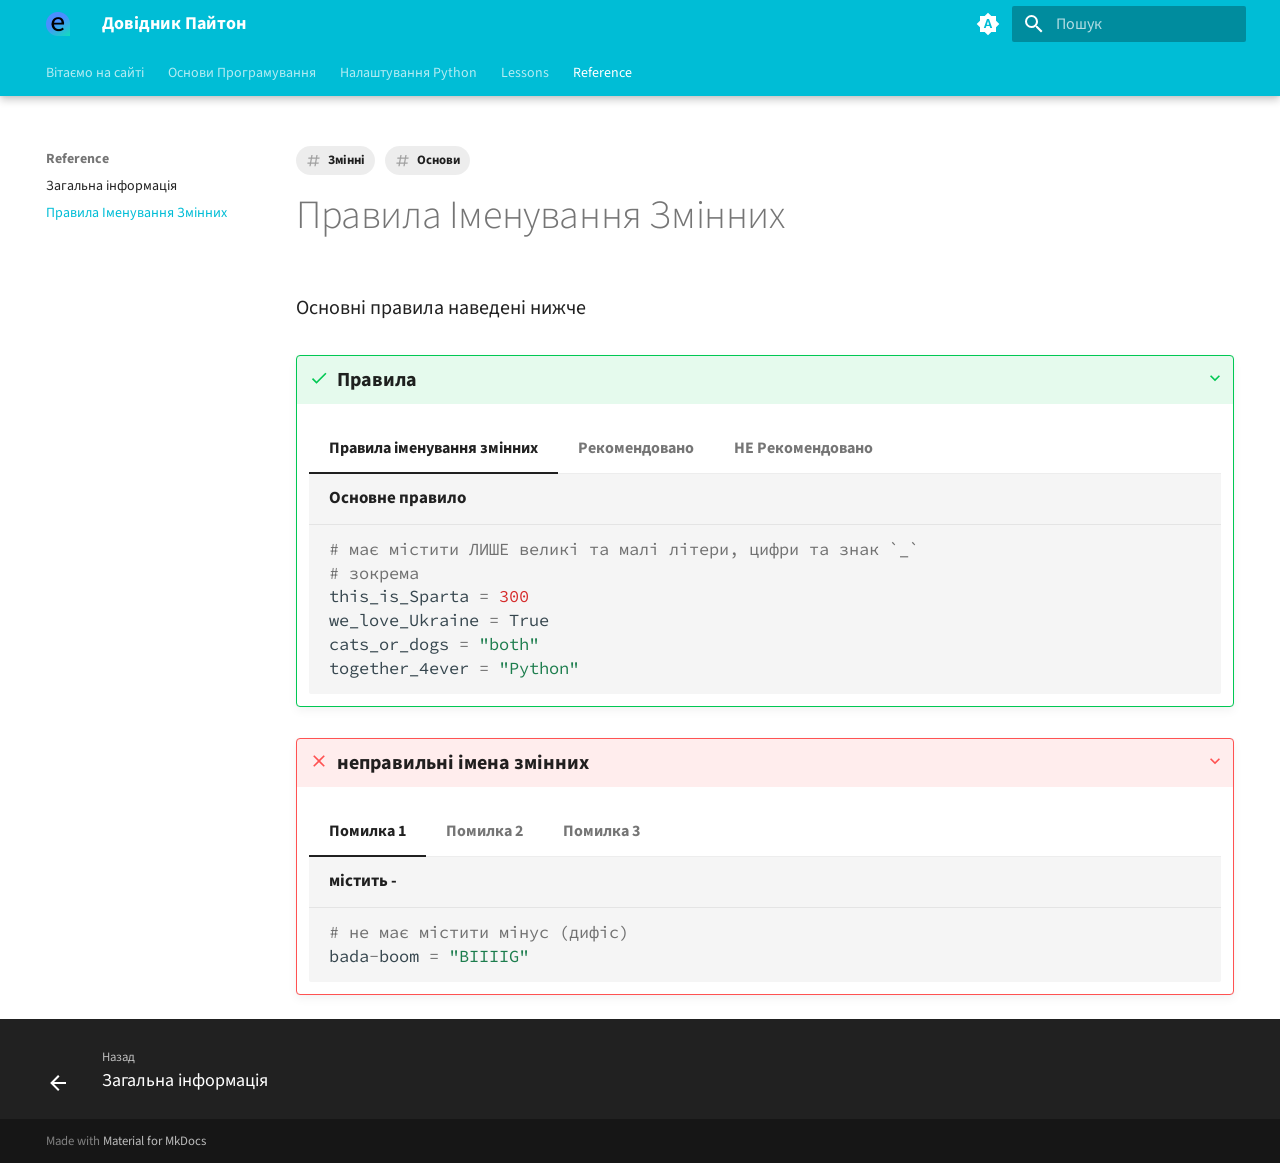
<file: reference/naming/index.html>
<!doctype html>
<html lang="uk" class="no-js">
  <head>
    
      <meta charset="utf-8">
      <meta name="viewport" content="width=device-width,initial-scale=1">
      
      
      
        <link rel="canonical" href="https://ekidscoding.github.io/python-dovidnyk/reference/naming/">
      
      
        <link rel="prev" href="../data_types/">
      
      
      
      <link rel="icon" href="../../assets/favicon.ico">
      <meta name="generator" content="mkdocs-1.6.1, mkdocs-material-9.6.14">
    
    
      
        <title>Правила Іменування Змінних - Довідник Пайтон</title>
      
    
    
      <link rel="stylesheet" href="../../assets/stylesheets/main.342714a4.min.css">
      
        
        <link rel="stylesheet" href="../../assets/stylesheets/palette.06af60db.min.css">
      
      


  
  
    
    
      
    
    
  
    
    
      
    
    
  
    
    
      
    
    
  
    
    
      
    
    
  
  
  <style>:root{.md-tag.md-tag--types{--md-tag-icon:url('data:image/svg+xml;charset=utf-8,%3Csvg%20xmlns%3D%22http%3A//www.w3.org/2000/svg%22%20viewBox%3D%220%200%2024%2024%22%3E%3Cpath%20d%3D%22M11%2011V2H2v9m2-2V4h5v5m11-2.5C20%207.9%2018.9%209%2017.5%209S15%207.9%2015%206.5%2016.11%204%2017.5%204%2020%205.11%2020%206.5M6.5%2014%202%2022h9m-3.42-2H5.42l1.08-1.92M22%206.5C22%204%2020%202%2017.5%202S13%204%2013%206.5s2%204.5%204.5%204.5S22%209%2022%206.5M19%2017v-3h-2v3h-3v2h3v3h2v-3h3v-2Z%22/%3E%3C/svg%3E');}.md-tag.md-tag--str{--md-tag-icon:url('data:image/svg+xml;charset=utf-8,%3Csvg%20xmlns%3D%22http%3A//www.w3.org/2000/svg%22%20viewBox%3D%220%200%20320%20512%22%3E%3C%21--%21%20Font%20Awesome%20Free%206.7.2%20by%20%40fontawesome%20-%20https%3A//fontawesome.com%20License%20-%20https%3A//fontawesome.com/license/free%20%28Icons%3A%20CC%20BY%204.0%2C%20Fonts%3A%20SIL%20OFL%201.1%2C%20Code%3A%20MIT%20License%29%20Copyright%202024%20Fonticons%2C%20Inc.--%3E%3Cpath%20d%3D%22M99.1%20105.4C79%20114%2068.2%20127.2%2065.2%20144.8c-2.4%2014.1-.7%2023.2%202%2029.4%202.8%206.3%207.9%2012.4%2016.7%2018.6%2019.2%2013.4%2048.3%2022.1%2084.9%2032.5%201%20.3%201.9.6%202.9.8%2032.7%209.3%2072%2020.6%20100.9%2040.7%2015.7%2010.9%2029.9%2025.5%2038.6%2045.1%208.8%2019.8%2010.8%2042%206.6%2066.3-7.3%2042.5-35.3%2071.7-71.8%2087.3-35.4%2015.2-79.1%2017.9-123.7%2010.9h-.2c-24-3.9-62.7-17.1-87.6-25.6-4.8-1.7-9.2-3.1-12.8-4.3-16.6-5.7-25.6-23.8-20.1-40.6s23.7-25.8%2040.5-20.3Q49.45%20388%2058%20391c25.4%208.6%2056.4%2019.2%2074.4%2022.1%2036.8%205.7%2067.5%202.5%2088.5-6.5%2020.1-8.6%2030.8-21.8%2033.9-39.4%202.4-14.1.7-23.2-2-29.4-2.8-6.3-7.9-12.4-16.7-18.6-19.2-13.4-48.3-22.1-84.9-32.5-1-.3-1.9-.6-2.9-.8-32.7-9.3-72-20.6-100.9-40.7-15.7-10.9-29.9-25.5-38.6-45.1-8.8-19.8-10.8-42-6.6-66.3l31.5%205.5-31.6-5.4c7.3-42.5%2035.3-71.7%2071.8-87.3%2035.4-15.2%2079.1-17.9%20123.7-10.9%2013%202%2052.4%209.6%2066.6%2013.4%2017.1%204.5%2027.2%2022.1%2022.7%2039.2s-22.1%2027.2-39.2%2022.7c-11.2-3-48.1-10.2-60.1-12l4.9-31.5-4.9%2031.5c-36.9-5.8-67.5-2.5-88.6%206.5z%22/%3E%3C/svg%3E');}.md-tag.md-tag--list{--md-tag-icon:url('data:image/svg+xml;charset=utf-8,%3Csvg%20xmlns%3D%22http%3A//www.w3.org/2000/svg%22%20viewBox%3D%220%200%20320%20512%22%3E%3C%21--%21%20Font%20Awesome%20Free%206.7.2%20by%20%40fontawesome%20-%20https%3A//fontawesome.com%20License%20-%20https%3A//fontawesome.com/license/free%20%28Icons%3A%20CC%20BY%204.0%2C%20Fonts%3A%20SIL%20OFL%201.1%2C%20Code%3A%20MIT%20License%29%20Copyright%202024%20Fonticons%2C%20Inc.--%3E%3Cpath%20d%3D%22M64%2032c17.7%200%2032%2014.3%2032%2032v352h192c17.7%200%2032%2014.3%2032%2032s-14.3%2032-32%2032H64c-17.7%200-32-14.3-32-32V64c0-17.7%2014.3-32%2032-32%22/%3E%3C/svg%3E');}.md-tag.md-tag--dict{--md-tag-icon:url('data:image/svg+xml;charset=utf-8,%3Csvg%20xmlns%3D%22http%3A//www.w3.org/2000/svg%22%20viewBox%3D%220%200%20384%20512%22%3E%3C%21--%21%20Font%20Awesome%20Free%206.7.2%20by%20%40fontawesome%20-%20https%3A//fontawesome.com%20License%20-%20https%3A//fontawesome.com/license/free%20%28Icons%3A%20CC%20BY%204.0%2C%20Fonts%3A%20SIL%20OFL%201.1%2C%20Code%3A%20MIT%20License%29%20Copyright%202024%20Fonticons%2C%20Inc.--%3E%3Cpath%20d%3D%22M0%2096c0-35.3%2028.7-64%2064-64h96c123.7%200%20224%20100.3%20224%20224S283.7%20480%20160%20480H64c-35.3%200-64-28.7-64-64zm160%200H64v320h96c88.4%200%20160-71.6%20160-160S248.4%2096%20160%2096%22/%3E%3C/svg%3E');}}</style>

    
    
      
    
    
      
        
        
        <link rel="preconnect" href="https://fonts.gstatic.com" crossorigin>
        <link rel="stylesheet" href="https://fonts.googleapis.com/css?family=Source+Sans+3:300,300i,400,400i,700,700i%7CSource+Code+Pro:400,400i,700,700i&display=fallback">
        <style>:root{--md-text-font:"Source Sans 3";--md-code-font:"Source Code Pro"}</style>
      
    
    
      <link rel="stylesheet" href="../../stylesheets/extra.css">
    
      <link rel="stylesheet" href="../../termynal.css">
    
    <script>__md_scope=new URL("../..",location),__md_hash=e=>[...e].reduce(((e,_)=>(e<<5)-e+_.charCodeAt(0)),0),__md_get=(e,_=localStorage,t=__md_scope)=>JSON.parse(_.getItem(t.pathname+"."+e)),__md_set=(e,_,t=localStorage,a=__md_scope)=>{try{t.setItem(a.pathname+"."+e,JSON.stringify(_))}catch(e){}}</script>
    
      

    
    
    
  </head>
  
  
    
    
      
    
    
    
    
    <body dir="ltr" data-md-color-scheme="default" data-md-color-primary="indigo" data-md-color-accent="indigo">
  
    
    <input class="md-toggle" data-md-toggle="drawer" type="checkbox" id="__drawer" autocomplete="off">
    <input class="md-toggle" data-md-toggle="search" type="checkbox" id="__search" autocomplete="off">
    <label class="md-overlay" for="__drawer"></label>
    <div data-md-component="skip">
      
        
        <a href="#_1" class="md-skip">
          Перейти до змісту
        </a>
      
    </div>
    <div data-md-component="announce">
      
    </div>
    
    
      

  

<header class="md-header md-header--shadow md-header--lifted" data-md-component="header">
  <nav class="md-header__inner md-grid" aria-label="Хедер">
    <a href="../.." title="Довідник Пайтон" class="md-header__button md-logo" aria-label="Довідник Пайтон" data-md-component="logo">
      
  <img src="../../assets/logo.png" alt="logo">

    </a>
    <label class="md-header__button md-icon" for="__drawer">
      
      <svg xmlns="http://www.w3.org/2000/svg" viewBox="0 0 24 24"><path d="M3 6h18v2H3zm0 5h18v2H3zm0 5h18v2H3z"/></svg>
    </label>
    <div class="md-header__title" data-md-component="header-title">
      <div class="md-header__ellipsis">
        <div class="md-header__topic">
          <span class="md-ellipsis">
            Довідник Пайтон
          </span>
        </div>
        <div class="md-header__topic" data-md-component="header-topic">
          <span class="md-ellipsis">
            
              Правила Іменування Змінних
            
          </span>
        </div>
      </div>
    </div>
    
      
        <form class="md-header__option" data-md-component="palette">
  
    
    
    
    <input class="md-option" data-md-color-media="(prefers-color-scheme)" data-md-color-scheme="default" data-md-color-primary="indigo" data-md-color-accent="indigo"  aria-label="Світла"  type="radio" name="__palette" id="__palette_0">
    
      <label class="md-header__button md-icon" title="Світла" for="__palette_1" hidden>
        <svg xmlns="http://www.w3.org/2000/svg" viewBox="0 0 24 24"><path d="m14.3 16-.7-2h-3.2l-.7 2H7.8L11 7h2l3.2 9zM20 8.69V4h-4.69L12 .69 8.69 4H4v4.69L.69 12 4 15.31V20h4.69L12 23.31 15.31 20H20v-4.69L23.31 12zm-9.15 3.96h2.3L12 9z"/></svg>
      </label>
    
  
    
    
    
    <input class="md-option" data-md-color-media="(prefers-color-scheme: light)" data-md-color-scheme="default" data-md-color-primary="cyan" data-md-color-accent="lime"  aria-label="Темна"  type="radio" name="__palette" id="__palette_1">
    
      <label class="md-header__button md-icon" title="Темна" for="__palette_2" hidden>
        <svg xmlns="http://www.w3.org/2000/svg" viewBox="0 0 24 24"><path d="M12 7a5 5 0 0 1 5 5 5 5 0 0 1-5 5 5 5 0 0 1-5-5 5 5 0 0 1 5-5m0 2a3 3 0 0 0-3 3 3 3 0 0 0 3 3 3 3 0 0 0 3-3 3 3 0 0 0-3-3m0-7 2.39 3.42C13.65 5.15 12.84 5 12 5s-1.65.15-2.39.42zM3.34 7l4.16-.35A7.2 7.2 0 0 0 5.94 8.5c-.44.74-.69 1.5-.83 2.29zm.02 10 1.76-3.77a7.131 7.131 0 0 0 2.38 4.14zM20.65 7l-1.77 3.79a7.02 7.02 0 0 0-2.38-4.15zm-.01 10-4.14.36c.59-.51 1.12-1.14 1.54-1.86.42-.73.69-1.5.83-2.29zM12 22l-2.41-3.44c.74.27 1.55.44 2.41.44.82 0 1.63-.17 2.37-.44z"/></svg>
      </label>
    
  
    
    
    
    <input class="md-option" data-md-color-media="(prefers-color-scheme: dark)" data-md-color-scheme="slate" data-md-color-primary="lime" data-md-color-accent="cyan"  aria-label="Автоматична"  type="radio" name="__palette" id="__palette_2">
    
      <label class="md-header__button md-icon" title="Автоматична" for="__palette_0" hidden>
        <svg xmlns="http://www.w3.org/2000/svg" viewBox="0 0 24 24"><path d="m17.75 4.09-2.53 1.94.91 3.06-2.63-1.81-2.63 1.81.91-3.06-2.53-1.94L12.44 4l1.06-3 1.06 3zm3.5 6.91-1.64 1.25.59 1.98-1.7-1.17-1.7 1.17.59-1.98L15.75 11l2.06-.05L18.5 9l.69 1.95zm-2.28 4.95c.83-.08 1.72 1.1 1.19 1.85-.32.45-.66.87-1.08 1.27C15.17 23 8.84 23 4.94 19.07c-3.91-3.9-3.91-10.24 0-14.14.4-.4.82-.76 1.27-1.08.75-.53 1.93.36 1.85 1.19-.27 2.86.69 5.83 2.89 8.02a9.96 9.96 0 0 0 8.02 2.89m-1.64 2.02a12.08 12.08 0 0 1-7.8-3.47c-2.17-2.19-3.33-5-3.49-7.82-2.81 3.14-2.7 7.96.31 10.98 3.02 3.01 7.84 3.12 10.98.31"/></svg>
      </label>
    
  
</form>
      
    
    
      <script>var palette=__md_get("__palette");if(palette&&palette.color){if("(prefers-color-scheme)"===palette.color.media){var media=matchMedia("(prefers-color-scheme: light)"),input=document.querySelector(media.matches?"[data-md-color-media='(prefers-color-scheme: light)']":"[data-md-color-media='(prefers-color-scheme: dark)']");palette.color.media=input.getAttribute("data-md-color-media"),palette.color.scheme=input.getAttribute("data-md-color-scheme"),palette.color.primary=input.getAttribute("data-md-color-primary"),palette.color.accent=input.getAttribute("data-md-color-accent")}for(var[key,value]of Object.entries(palette.color))document.body.setAttribute("data-md-color-"+key,value)}</script>
    
    
    
      
      
        <label class="md-header__button md-icon" for="__search">
          
          <svg xmlns="http://www.w3.org/2000/svg" viewBox="0 0 24 24"><path d="M9.5 3A6.5 6.5 0 0 1 16 9.5c0 1.61-.59 3.09-1.56 4.23l.27.27h.79l5 5-1.5 1.5-5-5v-.79l-.27-.27A6.52 6.52 0 0 1 9.5 16 6.5 6.5 0 0 1 3 9.5 6.5 6.5 0 0 1 9.5 3m0 2C7 5 5 7 5 9.5S7 14 9.5 14 14 12 14 9.5 12 5 9.5 5"/></svg>
        </label>
        <div class="md-search" data-md-component="search" role="dialog">
  <label class="md-search__overlay" for="__search"></label>
  <div class="md-search__inner" role="search">
    <form class="md-search__form" name="search">
      <input type="text" class="md-search__input" name="query" aria-label="Пошук" placeholder="Пошук" autocapitalize="off" autocorrect="off" autocomplete="off" spellcheck="false" data-md-component="search-query" required>
      <label class="md-search__icon md-icon" for="__search">
        
        <svg xmlns="http://www.w3.org/2000/svg" viewBox="0 0 24 24"><path d="M9.5 3A6.5 6.5 0 0 1 16 9.5c0 1.61-.59 3.09-1.56 4.23l.27.27h.79l5 5-1.5 1.5-5-5v-.79l-.27-.27A6.52 6.52 0 0 1 9.5 16 6.5 6.5 0 0 1 3 9.5 6.5 6.5 0 0 1 9.5 3m0 2C7 5 5 7 5 9.5S7 14 9.5 14 14 12 14 9.5 12 5 9.5 5"/></svg>
        
        <svg xmlns="http://www.w3.org/2000/svg" viewBox="0 0 24 24"><path d="M20 11v2H8l5.5 5.5-1.42 1.42L4.16 12l7.92-7.92L13.5 5.5 8 11z"/></svg>
      </label>
      <nav class="md-search__options" aria-label="Шукати">
        
        <button type="reset" class="md-search__icon md-icon" title="Очистити" aria-label="Очистити" tabindex="-1">
          
          <svg xmlns="http://www.w3.org/2000/svg" viewBox="0 0 24 24"><path d="M19 6.41 17.59 5 12 10.59 6.41 5 5 6.41 10.59 12 5 17.59 6.41 19 12 13.41 17.59 19 19 17.59 13.41 12z"/></svg>
        </button>
      </nav>
      
        <div class="md-search__suggest" data-md-component="search-suggest"></div>
      
    </form>
    <div class="md-search__output">
      <div class="md-search__scrollwrap" tabindex="0" data-md-scrollfix>
        <div class="md-search-result" data-md-component="search-result">
          <div class="md-search-result__meta">
            Пошук розпочато
          </div>
          <ol class="md-search-result__list" role="presentation"></ol>
        </div>
      </div>
    </div>
  </div>
</div>
      
    
    
  </nav>
  
    
      
<nav class="md-tabs" aria-label="Вкладки" data-md-component="tabs">
  <div class="md-grid">
    <ul class="md-tabs__list">
      
        
  
  
  
  
    <li class="md-tabs__item">
      <a href="../.." class="md-tabs__link">
        
  
  
    
  
  Вітаємо на сайті

      </a>
    </li>
  

      
        
  
  
  
  
    <li class="md-tabs__item">
      <a href="../../fundamentals/" class="md-tabs__link">
        
  
  
    
  
  Основи Програмування

      </a>
    </li>
  

      
        
  
  
  
  
    <li class="md-tabs__item">
      <a href="../../setup/" class="md-tabs__link">
        
  
  
    
  
  Налаштування Python

      </a>
    </li>
  

      
        
  
  
  
  
    
    
      <li class="md-tabs__item">
        <a href="../../lessons/1/" class="md-tabs__link">
          
  
  
  Lessons

        </a>
      </li>
    
  

      
        
  
  
  
    
  
  
    
    
      <li class="md-tabs__item md-tabs__item--active">
        <a href="../data_types/" class="md-tabs__link">
          
  
  
  Reference

        </a>
      </li>
    
  

      
    </ul>
  </div>
</nav>
    
  
</header>
    
    <div class="md-container" data-md-component="container">
      
      
        
      
      <main class="md-main" data-md-component="main">
        <div class="md-main__inner md-grid">
          
            
              
              <div class="md-sidebar md-sidebar--primary" data-md-component="sidebar" data-md-type="navigation" >
                <div class="md-sidebar__scrollwrap">
                  <div class="md-sidebar__inner">
                    


  


  

<nav class="md-nav md-nav--primary md-nav--lifted md-nav--integrated" aria-label="Навігація" data-md-level="0">
  <label class="md-nav__title" for="__drawer">
    <a href="../.." title="Довідник Пайтон" class="md-nav__button md-logo" aria-label="Довідник Пайтон" data-md-component="logo">
      
  <img src="../../assets/logo.png" alt="logo">

    </a>
    Довідник Пайтон
  </label>
  
  <ul class="md-nav__list" data-md-scrollfix>
    
      
      
  
  
  
  
    <li class="md-nav__item">
      <a href="../.." class="md-nav__link">
        
  
  
  <span class="md-ellipsis">
    Вітаємо на сайті
    
  </span>
  

      </a>
    </li>
  

    
      
      
  
  
  
  
    <li class="md-nav__item">
      <a href="../../fundamentals/" class="md-nav__link">
        
  
  
  <span class="md-ellipsis">
    Основи Програмування
    
  </span>
  

      </a>
    </li>
  

    
      
      
  
  
  
  
    <li class="md-nav__item">
      <a href="../../setup/" class="md-nav__link">
        
  
  
  <span class="md-ellipsis">
    Налаштування Python
    
  </span>
  

      </a>
    </li>
  

    
      
      
  
  
  
  
    
    
    
    
      
      
    
    
    <li class="md-nav__item md-nav__item--nested">
      
        
        
        <input class="md-nav__toggle md-toggle " type="checkbox" id="__nav_4" >
        
          
          <label class="md-nav__link" for="__nav_4" id="__nav_4_label" tabindex="0">
            
  
  
  <span class="md-ellipsis">
    Lessons
    
  </span>
  

            <span class="md-nav__icon md-icon"></span>
          </label>
        
        <nav class="md-nav" data-md-level="1" aria-labelledby="__nav_4_label" aria-expanded="false">
          <label class="md-nav__title" for="__nav_4">
            <span class="md-nav__icon md-icon"></span>
            Lessons
          </label>
          <ul class="md-nav__list" data-md-scrollfix>
            
              
                
  
  
  
  
    <li class="md-nav__item">
      <a href="../../lessons/1/" class="md-nav__link">
        
  
  
  <span class="md-ellipsis">
    Урок 1
    
  </span>
  

      </a>
    </li>
  

              
            
              
                
  
  
  
  
    <li class="md-nav__item">
      <a href="../../lessons/2/" class="md-nav__link">
        
  
  
  <span class="md-ellipsis">
    Урок 2
    
  </span>
  

      </a>
    </li>
  

              
            
              
                
  
  
  
  
    <li class="md-nav__item">
      <a href="../../lessons/3_summary_1/" class="md-nav__link">
        
  
  
  <span class="md-ellipsis">
    Уроки 1 та 2, підсумки.
    
  </span>
  

      </a>
    </li>
  

              
            
              
                
  
  
  
  
    <li class="md-nav__item">
      <a href="../../lessons/3_summary_2_quiz/" class="md-nav__link">
        
  
  
  <span class="md-ellipsis">
    Уроки 1 та 2, ТЕСТ.
    
  </span>
  

      </a>
    </li>
  

              
            
              
                
  
  
  
  
    <li class="md-nav__item">
      <a href="../../lessons/3_w/" class="md-nav__link">
        
  
  
  <span class="md-ellipsis">
    DEMO
    
  </span>
  

      </a>
    </li>
  

              
            
              
                
  
  
  
  
    <li class="md-nav__item">
      <a href="../../lessons/3_y/" class="md-nav__link">
        
  
  
  <span class="md-ellipsis">
    Урок 3 (Вправи)
    
  </span>
  

      </a>
    </li>
  

              
            
              
                
  
  
  
  
    <li class="md-nav__item">
      <a href="../../lessons/tags/" class="md-nav__link">
        
  
  
  <span class="md-ellipsis">
    Tags
    
  </span>
  

      </a>
    </li>
  

              
            
          </ul>
        </nav>
      
    </li>
  

    
      
      
  
  
    
  
  
  
    
    
    
    
      
        
        
      
      
    
    
    <li class="md-nav__item md-nav__item--active md-nav__item--section md-nav__item--nested">
      
        
        
        <input class="md-nav__toggle md-toggle " type="checkbox" id="__nav_5" checked>
        
          
          <label class="md-nav__link" for="__nav_5" id="__nav_5_label" tabindex="">
            
  
  
  <span class="md-ellipsis">
    Reference
    
  </span>
  

            <span class="md-nav__icon md-icon"></span>
          </label>
        
        <nav class="md-nav" data-md-level="1" aria-labelledby="__nav_5_label" aria-expanded="true">
          <label class="md-nav__title" for="__nav_5">
            <span class="md-nav__icon md-icon"></span>
            Reference
          </label>
          <ul class="md-nav__list" data-md-scrollfix>
            
              
                
  
  
  
  
    <li class="md-nav__item">
      <a href="../data_types/" class="md-nav__link">
        
  
  
  <span class="md-ellipsis">
    Загальна інформація
    
  </span>
  

      </a>
    </li>
  

              
            
              
                
  
  
    
  
  
  
    <li class="md-nav__item md-nav__item--active">
      
      <input class="md-nav__toggle md-toggle" type="checkbox" id="__toc">
      
      
        
      
      
      <a href="./" class="md-nav__link md-nav__link--active">
        
  
  
  <span class="md-ellipsis">
    Правила Іменування Змінних
    
  </span>
  

      </a>
      
    </li>
  

              
            
          </ul>
        </nav>
      
    </li>
  

    
  </ul>
</nav>
                  </div>
                </div>
              </div>
            
            
          
          
            <div class="md-content" data-md-component="content">
              <article class="md-content__inner md-typeset">
                
                  

  <nav class="md-tags" >
    
      
      
        
        
      
      
        <span class="md-tag md-tag-icon">Змінні</span>
      
    
      
      
        
        
      
      
        <span class="md-tag md-tag-icon">Основи</span>
      
    
  </nav>



<h1 id="_1">Правила Іменування Змінних<a class="headerlink" href="#_1" title="Permanent link">⚓︎</a></h1>
<p>Основні правила наведені нижче</p>
<details class="success" open="open">
<summary>Правила</summary>
<div class="tabbed-set tabbed-alternate" data-tabs="1:3"><input checked="checked" id="__tabbed_1_1" name="__tabbed_1" type="radio" /><input id="__tabbed_1_2" name="__tabbed_1" type="radio" /><input id="__tabbed_1_3" name="__tabbed_1" type="radio" /><div class="tabbed-labels"><label for="__tabbed_1_1">Правила іменування змінних</label><label for="__tabbed_1_2">Рекомендовано</label><label for="__tabbed_1_3">НЕ Рекомендовано</label></div>
<div class="tabbed-content">
<div class="tabbed-block">
<div class="language-py highlight"><span class="filename">Основне правило</span><pre><span></span><code><span id="__span-0-1"><a id="__codelineno-0-1" name="__codelineno-0-1" href="#__codelineno-0-1"></a><span class="c1"># має містити ЛИШЕ великі та малі літери, цифри та знак `_`</span>
</span><span id="__span-0-2"><a id="__codelineno-0-2" name="__codelineno-0-2" href="#__codelineno-0-2"></a><span class="c1"># зокрема</span>
</span><span id="__span-0-3"><a id="__codelineno-0-3" name="__codelineno-0-3" href="#__codelineno-0-3"></a><span class="n">this_is_Sparta</span> <span class="o">=</span> <span class="mi">300</span>
</span><span id="__span-0-4"><a id="__codelineno-0-4" name="__codelineno-0-4" href="#__codelineno-0-4"></a><span class="n">we_love_Ukraine</span> <span class="o">=</span> <span class="kc">True</span>
</span><span id="__span-0-5"><a id="__codelineno-0-5" name="__codelineno-0-5" href="#__codelineno-0-5"></a><span class="n">cats_or_dogs</span> <span class="o">=</span> <span class="s2">&quot;both&quot;</span>
</span><span id="__span-0-6"><a id="__codelineno-0-6" name="__codelineno-0-6" href="#__codelineno-0-6"></a><span class="n">together_4ever</span> <span class="o">=</span> <span class="s2">&quot;Python&quot;</span>
</span></code></pre></div>
</div>
<div class="tabbed-block">
<div class="language-py highlight"><span class="filename">англійська + '_'</span><pre><span></span><code><span id="__span-1-1"><a id="__codelineno-1-1" name="__codelineno-1-1" href="#__codelineno-1-1"></a><span class="c1"># БАЖАНО має складатись з усіх малих латинських літер,</span>
</span><span id="__span-1-2"><a id="__codelineno-1-2" name="__codelineno-1-2" href="#__codelineno-1-2"></a><span class="c1"># окремі слова розділені підкресленням</span>
</span><span id="__span-1-3"><a id="__codelineno-1-3" name="__codelineno-1-3" href="#__codelineno-1-3"></a><span class="c1"># ПРАВИЛЬНА та водночас рекомендована форма</span>
</span><span id="__span-1-4"><a id="__codelineno-1-4" name="__codelineno-1-4" href="#__codelineno-1-4"></a><span class="n">my_name</span> <span class="o">=</span> <span class="s2">&quot;Іван&quot;</span>
</span><span id="__span-1-5"><a id="__codelineno-1-5" name="__codelineno-1-5" href="#__codelineno-1-5"></a><span class="n">the_1_and_only</span> <span class="o">=</span> <span class="s2">&quot;Guido van Rossum, inventor of Python&quot;</span>
</span></code></pre></div>
</div>
<div class="tabbed-block">
<div class="language-py highlight"><span class="filename">англійська + '_'</span><pre><span></span><code><span id="__span-2-1"><a id="__codelineno-2-1" name="__codelineno-2-1" href="#__codelineno-2-1"></a><span class="c1"># ПРАВИЛЬНА але НЕ рекомендована форма</span>
</span><span id="__span-2-2"><a id="__codelineno-2-2" name="__codelineno-2-2" href="#__codelineno-2-2"></a><span class="n">myName</span> <span class="o">=</span> <span class="s2">&quot;Ява&quot;</span>
</span><span id="__span-2-3"><a id="__codelineno-2-3" name="__codelineno-2-3" href="#__codelineno-2-3"></a><span class="n">ThisIsSparta</span> <span class="o">=</span><span class="kc">False</span>
</span></code></pre></div>
</div>
</div>
</div>
</details>
<details class="failure" open="open">
<summary>неправильні імена змінних</summary>
<div class="tabbed-set tabbed-alternate" data-tabs="2:3"><input checked="checked" id="__tabbed_2_1" name="__tabbed_2" type="radio" /><input id="__tabbed_2_2" name="__tabbed_2" type="radio" /><input id="__tabbed_2_3" name="__tabbed_2" type="radio" /><div class="tabbed-labels"><label for="__tabbed_2_1">Помилка 1</label><label for="__tabbed_2_2">Помилка 2</label><label for="__tabbed_2_3">Помилка 3</label></div>
<div class="tabbed-content">
<div class="tabbed-block">
<div class="language-py highlight"><span class="filename">містить -</span><pre><span></span><code><span id="__span-3-1"><a id="__codelineno-3-1" name="__codelineno-3-1" href="#__codelineno-3-1"></a><span class="c1"># не має містити мінус (дифіс)</span>
</span><span id="__span-3-2"><a id="__codelineno-3-2" name="__codelineno-3-2" href="#__codelineno-3-2"></a><span class="n">bada</span><span class="o">-</span><span class="n">boom</span> <span class="o">=</span> <span class="s2">&quot;BIIIIG&quot;</span>
</span></code></pre></div>
</div>
<div class="tabbed-block">
<div class="language-py highlight"><span class="filename">містить пробіл</span><pre><span></span><code><span id="__span-4-1"><a id="__codelineno-4-1" name="__codelineno-4-1" href="#__codelineno-4-1"></a><span class="c1"># не має містити ` ` (пробіл)</span>
</span><span id="__span-4-2"><a id="__codelineno-4-2" name="__codelineno-4-2" href="#__codelineno-4-2"></a><span class="n">my</span> <span class="n">favorite</span> <span class="o">=</span> <span class="s2">&quot;Avengers&quot;</span>
</span></code></pre></div>
</div>
<div class="tabbed-block">
<div class="language-py highlight"><span class="filename">починається з цифри</span><pre><span></span><code><span id="__span-5-1"><a id="__codelineno-5-1" name="__codelineno-5-1" href="#__codelineno-5-1"></a><span class="c1"># не може починатись з цифри</span>
</span><span id="__span-5-2"><a id="__codelineno-5-2" name="__codelineno-5-2" href="#__codelineno-5-2"></a><span class="mi">1</span><span class="n">_time</span> <span class="o">=</span> <span class="s2">&quot;95%&quot;</span>
</span></code></pre></div>
</div>
</div>
</div>
</details>







  
  






                
              </article>
            </div>
          
          
  <script>var tabs=__md_get("__tabs");if(Array.isArray(tabs))e:for(var set of document.querySelectorAll(".tabbed-set")){var labels=set.querySelector(".tabbed-labels");for(var tab of tabs)for(var label of labels.getElementsByTagName("label"))if(label.innerText.trim()===tab){var input=document.getElementById(label.htmlFor);input.checked=!0;continue e}}</script>

<script>var target=document.getElementById(location.hash.slice(1));target&&target.name&&(target.checked=target.name.startsWith("__tabbed_"))</script>
        </div>
        
          <button type="button" class="md-top md-icon" data-md-component="top" hidden>
  
  <svg xmlns="http://www.w3.org/2000/svg" viewBox="0 0 24 24"><path d="M13 20h-2V8l-5.5 5.5-1.42-1.42L12 4.16l7.92 7.92-1.42 1.42L13 8z"/></svg>
  Повернутись нагору
</button>
        
      </main>
      
        <footer class="md-footer">
  
    
      
      <nav class="md-footer__inner md-grid" aria-label="Футер" >
        
          
          <a href="../data_types/" class="md-footer__link md-footer__link--prev" aria-label="Назад: Загальна інформація">
            <div class="md-footer__button md-icon">
              
              <svg xmlns="http://www.w3.org/2000/svg" viewBox="0 0 24 24"><path d="M20 11v2H8l5.5 5.5-1.42 1.42L4.16 12l7.92-7.92L13.5 5.5 8 11z"/></svg>
            </div>
            <div class="md-footer__title">
              <span class="md-footer__direction">
                Назад
              </span>
              <div class="md-ellipsis">
                Загальна інформація
              </div>
            </div>
          </a>
        
        
      </nav>
    
  
  <div class="md-footer-meta md-typeset">
    <div class="md-footer-meta__inner md-grid">
      <div class="md-copyright">
  
  
    Made with
    <a href="https://squidfunk.github.io/mkdocs-material/" target="_blank" rel="noopener">
      Material for MkDocs
    </a>
  
</div>
      
    </div>
  </div>
</footer>
      
    </div>
    <div class="md-dialog" data-md-component="dialog">
      <div class="md-dialog__inner md-typeset"></div>
    </div>
    
    
    
      
      <script id="__config" type="application/json">{"base": "../..", "features": ["navigation.top", "navigation.footer", "content.tabs.link", "content.tooltips", "toc.integrate", "navigation.tabs", "navigation.tabs.sticky", "search.suggest", "search.highlight"], "search": "../../assets/javascripts/workers/search.d50fe291.min.js", "tags": {"\u041f\u0440\u043e\u0441\u0442\u0456 \u0422\u0438\u043f\u0438": "types", "\u0420\u044f\u0434\u043a\u0438": "str", "\u0421\u043b\u043e\u0432\u043d\u0438\u043a\u0438": "dict", "\u0421\u043f\u0438\u0441\u043a\u0438": "list"}, "translations": {"clipboard.copied": "\u0421\u043a\u043e\u043f\u0456\u0439\u043e\u0432\u0430\u043d\u043e \u0432 \u0431\u0443\u0444\u0435\u0440", "clipboard.copy": "\u0421\u043a\u043e\u043f\u0456\u044e\u0432\u0430\u0442\u0438 \u0432 \u0431\u0443\u0444\u0435\u0440", "search.result.more.one": "\u0429\u0435 1 \u0437\u0431\u0456\u0433 \u043d\u0430 \u0446\u0456\u0439 \u0441\u0442\u043e\u0440\u0456\u043d\u0446\u0456", "search.result.more.other": "\u0429\u0435 # \u0437\u0431\u0456\u0433\u0456\u0432 \u043d\u0430 \u0446\u0456\u0439 \u0441\u0442\u043e\u0440\u0456\u043d\u0446\u0456", "search.result.none": "\u0417\u0431\u0456\u0433\u0456\u0432 \u043d\u0435 \u0437\u043d\u0430\u0439\u0434\u0435\u043d\u043e", "search.result.one": "\u0417\u043d\u0430\u0439\u0434\u0435\u043d\u043e 1 \u0437\u0431\u0456\u0433", "search.result.other": "\u0417\u043d\u0430\u0439\u0434\u0435\u043d\u043e # \u0437\u0431\u0456\u0433\u0456\u0432", "search.result.placeholder": "\u0420\u043e\u0437\u043f\u043e\u0447\u043d\u0456\u0442\u044c \u043f\u0438\u0441\u0430\u0442\u0438 \u0434\u043b\u044f \u043f\u043e\u0448\u0443\u043a\u0443", "search.result.term.missing": "\u041d\u0435 \u0437\u043d\u0430\u0439\u0434\u0435\u043d\u043e \u0437\u0430\u043f\u0438\u0442\u0443", "select.version": "\u041e\u0431\u0440\u0430\u0442\u0438 \u0432\u0435\u0440\u0441\u0456\u044e"}, "version": null}</script>
    
    
      <script src="../../assets/javascripts/bundle.13a4f30d.min.js"></script>
      
        <script src="../../termynal.js"></script>
      
    
  </body>
</html>
</file>
<file: stylesheets/extra.css>
:root {
    --md-primary-fg-color:        #EE0F0F;
    --md-primary-fg-color--light: #ECB7B7;
    --md-primary-fg-color--dark:  #90030C;
  }

[data-md-color-scheme="youtube"] {
    --md-primary-fg-color:        #EE0F0F;
    --md-primary-fg-color--light: #ECB7B7;
    --md-primary-fg-color--dark:  #90030C;
  }

  [data-md-color-scheme="slate"] {
    --md-hue: 220; 
  }

  @keyframes heart {
    0%, 40%, 80%, 100% {
      transform: scale(1);
    }
    20%, 60% {
      transform: scale(1.15);
    }
  }
  .heart {
    animation: heart 1000ms infinite;
  }

  @keyframes rotate_1 {
    from {transform: rotate(0);
      /* filter: blur(0.5px);} */
    }
    to {transform: rotate(0.5turn);}
  }
  details.bug[open] {
    animation: rotate_2 1000ms 1 forwards;
  }

  @keyframes rotate_2 {
    0% {
      transform: rotate(0.5turn);
    }
    100% {
      transform: rotate(1turn);
      /* filter: blur(0.5px); */
    }
  }
  details.bug:not([open]) {
    animation: rotate_1 1000ms 1 forwards;
  }

  details.bug:hover {
    transition:all 2s;
    filter: hue-rotate(100deg);
    /* box-shadow: 0 1rem var(--md-default-fg-color); */
  }

  /* details.bug:hover::after {
    z-index: -1;
    content: "";
    width: 100%;
    height: 100%;
    position: absolute;
    top: 0;
    left: 0;
    transition:all 2s;
    filter: hue-rotate(180deg);
    box-shadow: inset 0 0 1rem var(--md-default-fg-color);
  } */


  details.bug {
    transition:all 2s;
  }

  .md-typeset {
    font-size: 1rem;
  }

  .md-typeset details {
    font-size: 1rem;
  }

  .md-typeset details>p {
    font-size: 1rem;
  }

  .md-typeset table>tbody {
    font-size: 1rem;
  }

  .md-typeset table>thead {
    font-size: 1rem;
  }
  .md-typeset .tabbed-labels>label {
    font-size: .8rem;
  }

  td.linenos .normal { color: inherit; background-color: transparent; padding-left: 5px; padding-right: 5px; }
span.linenos { color: inherit; background-color: transparent; padding-left: 5px; padding-right: 5px; }
td.linenos .special { color: #000000; background-color: #ffffc0; padding-left: 5px; padding-right: 5px; }
span.linenos.special { color: #000000; background-color: #ffffc0; padding-left: 5px; padding-right: 5px; }
.demo-highlight .hll { background-color: #ffffcc }
.demo-highlight { background: #f8f8f8; }
.demo-highlight .c { color: #3D7B7B; font-style: italic } /* Comment */
.demo-highlight .err { border: 1px solid #F00 } /* Error */
.demo-highlight .k { color: #008000; font-weight: bold } /* Keyword */
.demo-highlight .o { color: #666 } /* Operator */
.demo-highlight .ch { color: #3D7B7B; font-style: italic } /* Comment.Hashbang */
.demo-highlight .cm { color: #3D7B7B; font-style: italic } /* Comment.Multiline */
.demo-highlight .cp { color: #9C6500 } /* Comment.Preproc */
.demo-highlight .cpf { color: #3D7B7B; font-style: italic } /* Comment.PreprocFile */
.demo-highlight .c1 { color: #3D7B7B; font-style: italic } /* Comment.Single */
.demo-highlight .cs { color: #3D7B7B; font-style: italic } /* Comment.Special */
.demo-highlight .gd { color: #A00000 } /* Generic.Deleted */
.demo-highlight .ge { font-style: italic } /* Generic.Emph */
.demo-highlight .ges { font-weight: bold; font-style: italic } /* Generic.EmphStrong */
.demo-highlight .gr { color: #E40000 } /* Generic.Error */
.demo-highlight .gh { color: #000080; font-weight: bold } /* Generic.Heading */
.demo-highlight .gi { color: #008400 } /* Generic.Inserted */
.demo-highlight .go { color: #717171 } /* Generic.Output */
.demo-highlight .gp { color: #000080; font-weight: bold } /* Generic.Prompt */
.demo-highlight .gs { font-weight: bold } /* Generic.Strong */
.demo-highlight .gu { color: #800080; font-weight: bold } /* Generic.Subheading */
.demo-highlight .gt { color: #04D } /* Generic.Traceback */
.demo-highlight .kc { color: #008000; font-weight: bold } /* Keyword.Constant */
.demo-highlight .kd { color: #008000; font-weight: bold } /* Keyword.Declaration */
.demo-highlight .kn { color: #008000; font-weight: bold } /* Keyword.Namespace */
.demo-highlight .kp { color: #008000 } /* Keyword.Pseudo */
.demo-highlight .kr { color: #008000; font-weight: bold } /* Keyword.Reserved */
.demo-highlight .kt { color: #B00040 } /* Keyword.Type */
.demo-highlight .m { color: #666 } /* Literal.Number */
.demo-highlight .s { color: #BA2121 } /* Literal.String */
.demo-highlight .na { color: #687822 } /* Name.Attribute */
.demo-highlight .nb { color: #008000 } /* Name.Builtin */
.demo-highlight .nc { color: #00F; font-weight: bold } /* Name.Class */
.demo-highlight .no { color: #800 } /* Name.Constant */
.demo-highlight .nd { color: #A2F } /* Name.Decorator */
.demo-highlight .ni { color: #717171; font-weight: bold } /* Name.Entity */
.demo-highlight .ne { color: #CB3F38; font-weight: bold } /* Name.Exception */
.demo-highlight .nf { color: #00F } /* Name.Function */
.demo-highlight .nl { color: #767600 } /* Name.Label */
.demo-highlight .nn { color: #00F; font-weight: bold } /* Name.Namespace */
.demo-highlight .nt { color: #008000; font-weight: bold } /* Name.Tag */
.demo-highlight .nv { color: #19177C } /* Name.Variable */
.demo-highlight .ow { color: #A2F; font-weight: bold } /* Operator.Word */
.demo-highlight .w { color: #BBB } /* Text.Whitespace */
.demo-highlight .mb { color: #666 } /* Literal.Number.Bin */
.demo-highlight .mf { color: #666 } /* Literal.Number.Float */
.demo-highlight .mh { color: #666 } /* Literal.Number.Hex */
.demo-highlight .mi { color: #666 } /* Literal.Number.Integer */
.demo-highlight .mo { color: #666 } /* Literal.Number.Oct */
.demo-highlight .sa { color: #BA2121 } /* Literal.String.Affix */
.demo-highlight .sb { color: #BA2121 } /* Literal.String.Backtick */
.demo-highlight .sc { color: #BA2121 } /* Literal.String.Char */
.demo-highlight .dl { color: #BA2121 } /* Literal.String.Delimiter */
.demo-highlight .sd { color: #BA2121; font-style: italic } /* Literal.String.Doc */
.demo-highlight .s2 { color: #BA2121 } /* Literal.String.Double */
.demo-highlight .se { color: #AA5D1F; font-weight: bold } /* Literal.String.Escape */
.demo-highlight .sh { color: #BA2121 } /* Literal.String.Heredoc */
.demo-highlight .si { color: #A45A77; font-weight: bold } /* Literal.String.Interpol */
.demo-highlight .sx { color: #008000 } /* Literal.String.Other */
.demo-highlight .sr { color: #A45A77 } /* Literal.String.Regex */
.demo-highlight .s1 { color: #BA2121 } /* Literal.String.Single */
.demo-highlight .ss { color: #19177C } /* Literal.String.Symbol */
.demo-highlight .bp { color: #008000 } /* Name.Builtin.Pseudo */
.demo-highlight .fm { color: #00F } /* Name.Function.Magic */
.demo-highlight .vc { color: #19177C } /* Name.Variable.Class */
.demo-highlight .vg { color: #19177C } /* Name.Variable.Global */
.demo-highlight .vi { color: #19177C } /* Name.Variable.Instance */
.demo-highlight .vm { color: #19177C } /* Name.Variable.Magic */
.demo-highlight .il { color: #666 } /* Literal.Number.Integer.Long *
  /* @font-face {
    font-family: museo-sans, sans-serif;
    src: url();
  } */

  .blink_text
{
    animation:1s blinker linear infinite;
    -webkit-animation:1s blinker linear infinite;
    -moz-animation:1s blinker linear infinite;
    color: red;
}

@-moz-keyframes blinker
{  
    0% { opacity: 1.0; }
    50% { opacity: 0.0; }
    100% { opacity: 1.0; }
}

@-webkit-keyframes blinker
{  
    0% { opacity: 1.0; }
    50% { opacity: 0.0; }
    100% { opacity: 1.0; }
}

@keyframes blinker
{  
    0% { opacity: 1.0; }
    50% { opacity: 0.0; }
    100% { opacity: 1.0; }
 }
</file>
<file: termynal.css>
:root {
   --color-bg: #252a33;
   --color-text: #eee;
   --color-text-subtle: #a2a2a2;
 }

 [data-termynal] {
   max-width: 100%;
   overflow-x: auto;
   background: var(--color-bg);
   color: var(--color-text);
   font-size: 15px;
   font-family: 'Roboto Mono', 'Fira Mono', Consolas, Menlo, Monaco, 'Courier New', Courier, monospace;
   border-radius: 4px;
   padding: 75px 45px 35px;
   position: relative;
   -webkit-box-sizing: border-box;
   box-sizing: border-box;
 }

 [data-termynal][data-ty-macos]:before {
   content: '';
   position: absolute;
   top: 15px;
   left: 15px;
   display: inline-block;
   width: 15px;
   height: 15px;
   border-radius: 50%;
   /* A little hack to display the window buttons in one pseudo element. */
   background: #d9515d;
   -webkit-box-shadow: 25px 0 0 #f4c025, 50px 0 0 #3ec930;
   box-shadow: 25px 0 0 #f4c025, 50px 0 0 #3ec930;
 }

 [data-termynal][data-ty-windows]:before {
   content: '';
   position: absolute;
   top: 15px;
   right: 15px;
   display: inline-block;
   width: 15px;
   height: 15px;
   /* A little hack to display the window buttons in one pseudo element. */
   background: #d9515d;
   -webkit-box-shadow: -25px 0 0 #e6e6e6, -50px 0 0 #e6e6e6;
   box-shadow: -25px 0 0 #e6e6e6, -50px 0 0 #e6e6e6;
 }

 [data-termynal]:after {
   content: 'bash';
   position: absolute;
   color: var(--color-text-subtle);
   top: 5px;
   left: 0;
   width: 100%;
   text-align: center;
 }

 [data-termynal][data-ty-title]:after {
   content: attr(data-ty-title);
 }

 button[data-terminal-control] {
   float: right;
   text-align: right;
   display: block;
   color: #aebbff;
   background: none !important;
   border: none;
   padding: 0 !important;
   cursor: pointer;
 }

 [data-ty] {
   display: block;
   line-height: 2;
   white-space: pre;
 }

 [data-ty]:before {
   /* Set up defaults and ensure empty lines are displayed. */
   content: '';
   display: inline-block;
   vertical-align: middle;
 }

 [data-ty="input"]:before,
 [data-ty-prompt]:before {
   margin-right: 0.75em;
   color: var(--color-text-subtle);
 }

 [data-ty="input"]:before {
   content: '$';
 }

 [data-ty][data-ty-prompt]:before {
   content: attr(data-ty-prompt);
 }

 [data-ty-cursor]:after {
   content: attr(data-ty-cursor);
   font-family: monospace;
   margin-left: 0.5em;
   -webkit-animation: blink 1s infinite;
   animation: blink 1s infinite;
 }

 @-webkit-keyframes blink {
   50% {
     opacity: 0;
   }
 }

 @keyframes blink {
   50% {
     opacity: 0;
   }
 }

 .termynal-comment {
   color: #4a968f;
   font-style: italic;
   display: block;
 }
</file>
<file: assets/stylesheets/main.342714a4.min.css>
@charset "UTF-8";html{-webkit-text-size-adjust:none;-moz-text-size-adjust:none;text-size-adjust:none;box-sizing:border-box}*,:after,:before{box-sizing:inherit}@media (prefers-reduced-motion){*,:after,:before{transition:none!important}}body{margin:0}a,button,input,label{-webkit-tap-highlight-color:transparent}a{color:inherit;text-decoration:none}hr{border:0;box-sizing:initial;display:block;height:.05rem;overflow:visible;padding:0}small{font-size:80%}sub,sup{line-height:1em}img{border-style:none}table{border-collapse:initial;border-spacing:0}td,th{font-weight:400;vertical-align:top}button{background:#0000;border:0;font-family:inherit;font-size:inherit;margin:0;padding:0}input{border:0;outline:none}:root{--md-primary-fg-color:#4051b5;--md-primary-fg-color--light:#5d6cc0;--md-primary-fg-color--dark:#303fa1;--md-primary-bg-color:#fff;--md-primary-bg-color--light:#ffffffb3;--md-accent-fg-color:#526cfe;--md-accent-fg-color--transparent:#526cfe1a;--md-accent-bg-color:#fff;--md-accent-bg-color--light:#ffffffb3}[data-md-color-scheme=default]{color-scheme:light}[data-md-color-scheme=default] img[src$="#gh-dark-mode-only"],[data-md-color-scheme=default] img[src$="#only-dark"]{display:none}:root,[data-md-color-scheme=default]{--md-hue:225deg;--md-default-fg-color:#000000de;--md-default-fg-color--light:#0000008a;--md-default-fg-color--lighter:#00000052;--md-default-fg-color--lightest:#00000012;--md-default-bg-color:#fff;--md-default-bg-color--light:#ffffffb3;--md-default-bg-color--lighter:#ffffff4d;--md-default-bg-color--lightest:#ffffff1f;--md-code-fg-color:#36464e;--md-code-bg-color:#f5f5f5;--md-code-hl-color:#4287ff;--md-code-hl-color--light:#4287ff1a;--md-code-hl-number-color:#d52a2a;--md-code-hl-special-color:#db1457;--md-code-hl-function-color:#a846b9;--md-code-hl-constant-color:#6e59d9;--md-code-hl-keyword-color:#3f6ec6;--md-code-hl-string-color:#1c7d4d;--md-code-hl-name-color:var(--md-code-fg-color);--md-code-hl-operator-color:var(--md-default-fg-color--light);--md-code-hl-punctuation-color:var(--md-default-fg-color--light);--md-code-hl-comment-color:var(--md-default-fg-color--light);--md-code-hl-generic-color:var(--md-default-fg-color--light);--md-code-hl-variable-color:var(--md-default-fg-color--light);--md-typeset-color:var(--md-default-fg-color);--md-typeset-a-color:var(--md-primary-fg-color);--md-typeset-del-color:#f5503d26;--md-typeset-ins-color:#0bd57026;--md-typeset-kbd-color:#fafafa;--md-typeset-kbd-accent-color:#fff;--md-typeset-kbd-border-color:#b8b8b8;--md-typeset-mark-color:#ffff0080;--md-typeset-table-color:#0000001f;--md-typeset-table-color--light:rgba(0,0,0,.035);--md-admonition-fg-color:var(--md-default-fg-color);--md-admonition-bg-color:var(--md-default-bg-color);--md-warning-fg-color:#000000de;--md-warning-bg-color:#ff9;--md-footer-fg-color:#fff;--md-footer-fg-color--light:#ffffffb3;--md-footer-fg-color--lighter:#ffffff73;--md-footer-bg-color:#000000de;--md-footer-bg-color--dark:#00000052;--md-shadow-z1:0 0.2rem 0.5rem #0000000d,0 0 0.05rem #0000001a;--md-shadow-z2:0 0.2rem 0.5rem #0000001a,0 0 0.05rem #00000040;--md-shadow-z3:0 0.2rem 0.5rem #0003,0 0 0.05rem #00000059}.md-icon svg{fill:currentcolor;display:block;height:1.2rem;width:1.2rem}body{-webkit-font-smoothing:antialiased;-moz-osx-font-smoothing:grayscale;--md-text-font-family:var(--md-text-font,_),-apple-system,BlinkMacSystemFont,Helvetica,Arial,sans-serif;--md-code-font-family:var(--md-code-font,_),SFMono-Regular,Consolas,Menlo,monospace}aside,body,input{font-feature-settings:"kern","liga";color:var(--md-typeset-color);font-family:var(--md-text-font-family)}code,kbd,pre{font-feature-settings:"kern";font-family:var(--md-code-font-family)}:root{--md-typeset-table-sort-icon:url('data:image/svg+xml;charset=utf-8,<svg xmlns="http://www.w3.org/2000/svg" viewBox="0 0 24 24"><path d="m18 21-4-4h3V7h-3l4-4 4 4h-3v10h3M2 19v-2h10v2M2 13v-2h7v2M2 7V5h4v2z"/></svg>');--md-typeset-table-sort-icon--asc:url('data:image/svg+xml;charset=utf-8,<svg xmlns="http://www.w3.org/2000/svg" viewBox="0 0 24 24"><path d="M19 17h3l-4 4-4-4h3V3h2M2 17h10v2H2M6 5v2H2V5m0 6h7v2H2z"/></svg>');--md-typeset-table-sort-icon--desc:url('data:image/svg+xml;charset=utf-8,<svg xmlns="http://www.w3.org/2000/svg" viewBox="0 0 24 24"><path d="M19 7h3l-4-4-4 4h3v14h2M2 17h10v2H2M6 5v2H2V5m0 6h7v2H2z"/></svg>')}.md-typeset{-webkit-print-color-adjust:exact;color-adjust:exact;font-size:.8rem;line-height:1.6;overflow-wrap:break-word}@media print{.md-typeset{font-size:.68rem}}.md-typeset blockquote,.md-typeset dl,.md-typeset figure,.md-typeset ol,.md-typeset pre,.md-typeset ul{margin-bottom:1em;margin-top:1em}.md-typeset h1{color:var(--md-default-fg-color--light);font-size:2em;line-height:1.3;margin:0 0 1.25em}.md-typeset h1,.md-typeset h2{font-weight:300;letter-spacing:-.01em}.md-typeset h2{font-size:1.5625em;line-height:1.4;margin:1.6em 0 .64em}.md-typeset h3{font-size:1.25em;font-weight:400;letter-spacing:-.01em;line-height:1.5;margin:1.6em 0 .8em}.md-typeset h2+h3{margin-top:.8em}.md-typeset h4{font-weight:700;letter-spacing:-.01em;margin:1em 0}.md-typeset h5,.md-typeset h6{color:var(--md-default-fg-color--light);font-size:.8em;font-weight:700;letter-spacing:-.01em;margin:1.25em 0}.md-typeset h5{text-transform:uppercase}.md-typeset h5 code{text-transform:none}.md-typeset hr{border-bottom:.05rem solid var(--md-default-fg-color--lightest);display:flow-root;margin:1.5em 0}.md-typeset a{color:var(--md-typeset-a-color);word-break:break-word}.md-typeset a,.md-typeset a:before{transition:color 125ms}.md-typeset a:focus,.md-typeset a:hover{color:var(--md-accent-fg-color)}.md-typeset a:focus code,.md-typeset a:hover code{background-color:var(--md-accent-fg-color--transparent)}.md-typeset a code{color:currentcolor;transition:background-color 125ms}.md-typeset a.focus-visible{outline-color:var(--md-accent-fg-color);outline-offset:.2rem}.md-typeset code,.md-typeset kbd,.md-typeset pre{color:var(--md-code-fg-color);direction:ltr;font-variant-ligatures:none}@media print{.md-typeset code,.md-typeset kbd,.md-typeset pre{white-space:pre-wrap}}.md-typeset code{background-color:var(--md-code-bg-color);border-radius:.1rem;-webkit-box-decoration-break:clone;box-decoration-break:clone;font-size:.85em;padding:0 .2941176471em;word-break:break-word}.md-typeset code:not(.focus-visible){-webkit-tap-highlight-color:transparent;outline:none}.md-typeset pre{display:flow-root;line-height:1.4;position:relative}.md-typeset pre>code{-webkit-box-decoration-break:slice;box-decoration-break:slice;box-shadow:none;display:block;margin:0;outline-color:var(--md-accent-fg-color);overflow:auto;padding:.7720588235em 1.1764705882em;scrollbar-color:var(--md-default-fg-color--lighter) #0000;scrollbar-width:thin;touch-action:auto;word-break:normal}.md-typeset pre>code:hover{scrollbar-color:var(--md-accent-fg-color) #0000}.md-typeset pre>code::-webkit-scrollbar{height:.2rem;width:.2rem}.md-typeset pre>code::-webkit-scrollbar-thumb{background-color:var(--md-default-fg-color--lighter)}.md-typeset pre>code::-webkit-scrollbar-thumb:hover{background-color:var(--md-accent-fg-color)}.md-typeset kbd{background-color:var(--md-typeset-kbd-color);border-radius:.1rem;box-shadow:0 .1rem 0 .05rem var(--md-typeset-kbd-border-color),0 .1rem 0 var(--md-typeset-kbd-border-color),0 -.1rem .2rem var(--md-typeset-kbd-accent-color) inset;color:var(--md-default-fg-color);display:inline-block;font-size:.75em;padding:0 .6666666667em;vertical-align:text-top;word-break:break-word}.md-typeset mark{background-color:var(--md-typeset-mark-color);-webkit-box-decoration-break:clone;box-decoration-break:clone;color:inherit;word-break:break-word}.md-typeset abbr{border-bottom:.05rem dotted var(--md-default-fg-color--light);cursor:help;text-decoration:none}.md-typeset small{opacity:.75}[dir=ltr] .md-typeset sub,[dir=ltr] .md-typeset sup{margin-left:.078125em}[dir=rtl] .md-typeset sub,[dir=rtl] .md-typeset sup{margin-right:.078125em}[dir=ltr] .md-typeset blockquote{padding-left:.6rem}[dir=rtl] .md-typeset blockquote{padding-right:.6rem}[dir=ltr] .md-typeset blockquote{border-left:.2rem solid var(--md-default-fg-color--lighter)}[dir=rtl] .md-typeset blockquote{border-right:.2rem solid var(--md-default-fg-color--lighter)}.md-typeset blockquote{color:var(--md-default-fg-color--light);margin-left:0;margin-right:0}.md-typeset ul{list-style-type:disc}.md-typeset ul[type]{list-style-type:revert-layer}[dir=ltr] .md-typeset ol,[dir=ltr] .md-typeset ul{margin-left:.625em}[dir=rtl] .md-typeset ol,[dir=rtl] .md-typeset ul{margin-right:.625em}.md-typeset ol,.md-typeset ul{padding:0}.md-typeset ol:not([hidden]),.md-typeset ul:not([hidden]){display:flow-root}.md-typeset ol ol,.md-typeset ul ol{list-style-type:lower-alpha}.md-typeset ol ol ol,.md-typeset ul ol ol{list-style-type:lower-roman}.md-typeset ol ol ol ol,.md-typeset ul ol ol ol{list-style-type:upper-alpha}.md-typeset ol ol ol ol ol,.md-typeset ul ol ol ol ol{list-style-type:upper-roman}.md-typeset ol[type],.md-typeset ul[type]{list-style-type:revert-layer}[dir=ltr] .md-typeset ol li,[dir=ltr] .md-typeset ul li{margin-left:1.25em}[dir=rtl] .md-typeset ol li,[dir=rtl] .md-typeset ul li{margin-right:1.25em}.md-typeset ol li,.md-typeset ul li{margin-bottom:.5em}.md-typeset ol li blockquote,.md-typeset ol li p,.md-typeset ul li blockquote,.md-typeset ul li p{margin:.5em 0}.md-typeset ol li:last-child,.md-typeset ul li:last-child{margin-bottom:0}[dir=ltr] .md-typeset ol li ol,[dir=ltr] .md-typeset ol li ul,[dir=ltr] .md-typeset ul li ol,[dir=ltr] .md-typeset ul li ul{margin-left:.625em}[dir=rtl] .md-typeset ol li ol,[dir=rtl] .md-typeset ol li ul,[dir=rtl] .md-typeset ul li ol,[dir=rtl] .md-typeset ul li ul{margin-right:.625em}.md-typeset ol li ol,.md-typeset ol li ul,.md-typeset ul li ol,.md-typeset ul li ul{margin-bottom:.5em;margin-top:.5em}[dir=ltr] .md-typeset dd{margin-left:1.875em}[dir=rtl] .md-typeset dd{margin-right:1.875em}.md-typeset dd{margin-bottom:1.5em;margin-top:1em}.md-typeset img,.md-typeset svg,.md-typeset video{height:auto;max-width:100%}.md-typeset img[align=left]{margin:1em 1em 1em 0}.md-typeset img[align=right]{margin:1em 0 1em 1em}.md-typeset img[align]:only-child{margin-top:0}.md-typeset figure{display:flow-root;margin:1em auto;max-width:100%;text-align:center;width:-moz-fit-content;width:fit-content}.md-typeset figure img{display:block;margin:0 auto}.md-typeset figcaption{font-style:italic;margin:1em auto;max-width:24rem}.md-typeset iframe{max-width:100%}.md-typeset table:not([class]){background-color:var(--md-default-bg-color);border:.05rem solid var(--md-typeset-table-color);border-radius:.1rem;display:inline-block;font-size:.64rem;max-width:100%;overflow:auto;touch-action:auto}@media print{.md-typeset table:not([class]){display:table}}.md-typeset table:not([class])+*{margin-top:1.5em}.md-typeset table:not([class]) td>:first-child,.md-typeset table:not([class]) th>:first-child{margin-top:0}.md-typeset table:not([class]) td>:last-child,.md-typeset table:not([class]) th>:last-child{margin-bottom:0}.md-typeset table:not([class]) td:not([align]),.md-typeset table:not([class]) th:not([align]){text-align:left}[dir=rtl] .md-typeset table:not([class]) td:not([align]),[dir=rtl] .md-typeset table:not([class]) th:not([align]){text-align:right}.md-typeset table:not([class]) th{font-weight:700;min-width:5rem;padding:.9375em 1.25em;vertical-align:top}.md-typeset table:not([class]) td{border-top:.05rem solid var(--md-typeset-table-color);padding:.9375em 1.25em;vertical-align:top}.md-typeset table:not([class]) tbody tr{transition:background-color 125ms}.md-typeset table:not([class]) tbody tr:hover{background-color:var(--md-typeset-table-color--light);box-shadow:0 .05rem 0 var(--md-default-bg-color) inset}.md-typeset table:not([class]) a{word-break:normal}.md-typeset table th[role=columnheader]{cursor:pointer}[dir=ltr] .md-typeset table th[role=columnheader]:after{margin-left:.5em}[dir=rtl] .md-typeset table th[role=columnheader]:after{margin-right:.5em}.md-typeset table th[role=columnheader]:after{content:"";display:inline-block;height:1.2em;-webkit-mask-image:var(--md-typeset-table-sort-icon);mask-image:var(--md-typeset-table-sort-icon);-webkit-mask-repeat:no-repeat;mask-repeat:no-repeat;-webkit-mask-size:contain;mask-size:contain;transition:background-color 125ms;vertical-align:text-bottom;width:1.2em}.md-typeset table th[role=columnheader]:hover:after{background-color:var(--md-default-fg-color--lighter)}.md-typeset table th[role=columnheader][aria-sort=ascending]:after{background-color:var(--md-default-fg-color--light);-webkit-mask-image:var(--md-typeset-table-sort-icon--asc);mask-image:var(--md-typeset-table-sort-icon--asc)}.md-typeset table th[role=columnheader][aria-sort=descending]:after{background-color:var(--md-default-fg-color--light);-webkit-mask-image:var(--md-typeset-table-sort-icon--desc);mask-image:var(--md-typeset-table-sort-icon--desc)}.md-typeset__scrollwrap{margin:1em -.8rem;overflow-x:auto;touch-action:auto}.md-typeset__table{display:inline-block;margin-bottom:.5em;padding:0 .8rem}@media print{.md-typeset__table{display:block}}html .md-typeset__table table{display:table;margin:0;overflow:hidden;width:100%}@media screen and (max-width:44.984375em){.md-content__inner>pre{margin:1em -.8rem}.md-content__inner>pre code{border-radius:0}}.md-typeset .md-author{border-radius:100%;display:block;flex-shrink:0;height:1.6rem;overflow:hidden;position:relative;transition:color 125ms,transform 125ms;width:1.6rem}.md-typeset .md-author img{display:block}.md-typeset .md-author--more{background:var(--md-default-fg-color--lightest);color:var(--md-default-fg-color--lighter);font-size:.6rem;font-weight:700;line-height:1.6rem;text-align:center}.md-typeset .md-author--long{height:2.4rem;width:2.4rem}.md-typeset a.md-author{transform:scale(1)}.md-typeset a.md-author img{border-radius:100%;filter:grayscale(100%) opacity(75%);transition:filter 125ms}.md-typeset a.md-author:focus,.md-typeset a.md-author:hover{transform:scale(1.1);z-index:1}.md-typeset a.md-author:focus img,.md-typeset a.md-author:hover img{filter:grayscale(0)}.md-banner{background-color:var(--md-footer-bg-color);color:var(--md-footer-fg-color);overflow:auto}@media print{.md-banner{display:none}}.md-banner--warning{background-color:var(--md-warning-bg-color);color:var(--md-warning-fg-color)}.md-banner__inner{font-size:.7rem;margin:.6rem auto;padding:0 .8rem}[dir=ltr] .md-banner__button{float:right}[dir=rtl] .md-banner__button{float:left}.md-banner__button{color:inherit;cursor:pointer;transition:opacity .25s}.no-js .md-banner__button{display:none}.md-banner__button:hover{opacity:.7}html{font-size:125%;height:100%;overflow-x:hidden}@media screen and (min-width:100em){html{font-size:137.5%}}@media screen and (min-width:125em){html{font-size:150%}}body{background-color:var(--md-default-bg-color);display:flex;flex-direction:column;font-size:.5rem;min-height:100%;position:relative;width:100%}@media print{body{display:block}}@media screen and (max-width:59.984375em){body[data-md-scrolllock]{position:fixed}}.md-grid{margin-left:auto;margin-right:auto;max-width:61rem}.md-container{display:flex;flex-direction:column;flex-grow:1}@media print{.md-container{display:block}}.md-main{flex-grow:1}.md-main__inner{display:flex;height:100%;margin-top:1.5rem}.md-ellipsis{overflow:hidden;text-overflow:ellipsis}.md-toggle{display:none}.md-option{height:0;opacity:0;position:absolute;width:0}.md-option:checked+label:not([hidden]){display:block}.md-option.focus-visible+label{outline-color:var(--md-accent-fg-color);outline-style:auto}.md-skip{background-color:var(--md-default-fg-color);border-radius:.1rem;color:var(--md-default-bg-color);font-size:.64rem;margin:.5rem;opacity:0;outline-color:var(--md-accent-fg-color);padding:.3rem .5rem;position:fixed;transform:translateY(.4rem);z-index:-1}.md-skip:focus{opacity:1;transform:translateY(0);transition:transform .25s cubic-bezier(.4,0,.2,1),opacity 175ms 75ms;z-index:10}@page{margin:25mm}:root{--md-clipboard-icon:url('data:image/svg+xml;charset=utf-8,<svg xmlns="http://www.w3.org/2000/svg" viewBox="0 0 24 24"><path d="M19 21H8V7h11m0-2H8a2 2 0 0 0-2 2v14a2 2 0 0 0 2 2h11a2 2 0 0 0 2-2V7a2 2 0 0 0-2-2m-3-4H4a2 2 0 0 0-2 2v14h2V3h12z"/></svg>')}.md-clipboard{border-radius:.1rem;color:var(--md-default-fg-color--lightest);cursor:pointer;height:1.5em;outline-color:var(--md-accent-fg-color);outline-offset:.1rem;position:absolute;right:.5em;top:.5em;transition:color .25s;width:1.5em;z-index:1}@media print{.md-clipboard{display:none}}.md-clipboard:not(.focus-visible){-webkit-tap-highlight-color:transparent;outline:none}:hover>.md-clipboard{color:var(--md-default-fg-color--light)}.md-clipboard:focus,.md-clipboard:hover{color:var(--md-accent-fg-color)}.md-clipboard:after{background-color:currentcolor;content:"";display:block;height:1.125em;margin:0 auto;-webkit-mask-image:var(--md-clipboard-icon);mask-image:var(--md-clipboard-icon);-webkit-mask-position:center;mask-position:center;-webkit-mask-repeat:no-repeat;mask-repeat:no-repeat;-webkit-mask-size:contain;mask-size:contain;width:1.125em}.md-clipboard--inline{cursor:pointer}.md-clipboard--inline code{transition:color .25s,background-color .25s}.md-clipboard--inline:focus code,.md-clipboard--inline:hover code{background-color:var(--md-accent-fg-color--transparent);color:var(--md-accent-fg-color)}.md-typeset .md-code__content{display:grid}@keyframes consent{0%{opacity:0;transform:translateY(100%)}to{opacity:1;transform:translateY(0)}}@keyframes overlay{0%{opacity:0}to{opacity:1}}.md-consent__overlay{animation:overlay .25s both;-webkit-backdrop-filter:blur(.1rem);backdrop-filter:blur(.1rem);background-color:#0000008a;height:100%;opacity:1;position:fixed;top:0;width:100%;z-index:5}.md-consent__inner{animation:consent .5s cubic-bezier(.1,.7,.1,1) both;background-color:var(--md-default-bg-color);border:0;border-radius:.1rem;bottom:0;box-shadow:0 0 .2rem #0000001a,0 .2rem .4rem #0003;max-height:100%;overflow:auto;padding:0;position:fixed;width:100%;z-index:5}.md-consent__form{padding:.8rem}.md-consent__settings{display:none;margin:1em 0}input:checked+.md-consent__settings{display:block}.md-consent__controls{margin-bottom:.8rem}.md-typeset .md-consent__controls .md-button{display:inline}@media screen and (max-width:44.984375em){.md-typeset .md-consent__controls .md-button{display:block;margin-top:.4rem;text-align:center;width:100%}}.md-consent label{cursor:pointer}.md-content{flex-grow:1;min-width:0}.md-content__inner{margin:0 .8rem 1.2rem;padding-top:.6rem}@media screen and (min-width:76.25em){[dir=ltr] .md-sidebar--primary:not([hidden])~.md-content>.md-content__inner{margin-left:1.2rem}[dir=ltr] .md-sidebar--secondary:not([hidden])~.md-content>.md-content__inner,[dir=rtl] .md-sidebar--primary:not([hidden])~.md-content>.md-content__inner{margin-right:1.2rem}[dir=rtl] .md-sidebar--secondary:not([hidden])~.md-content>.md-content__inner{margin-left:1.2rem}}.md-content__inner:before{content:"";display:block;height:.4rem}.md-content__inner>:last-child{margin-bottom:0}[dir=ltr] .md-content__button{float:right}[dir=rtl] .md-content__button{float:left}[dir=ltr] .md-content__button{margin-left:.4rem}[dir=rtl] .md-content__button{margin-right:.4rem}.md-content__button{margin:.4rem 0;padding:0}@media print{.md-content__button{display:none}}.md-typeset .md-content__button{color:var(--md-default-fg-color--lighter)}.md-content__button svg{display:inline;vertical-align:top}[dir=rtl] .md-content__button svg{transform:scaleX(-1)}[dir=ltr] .md-dialog{right:.8rem}[dir=rtl] .md-dialog{left:.8rem}.md-dialog{background-color:var(--md-default-fg-color);border-radius:.1rem;bottom:.8rem;box-shadow:var(--md-shadow-z3);min-width:11.1rem;opacity:0;padding:.4rem .6rem;pointer-events:none;position:fixed;transform:translateY(100%);transition:transform 0ms .4s,opacity .4s;z-index:4}@media print{.md-dialog{display:none}}.md-dialog--active{opacity:1;pointer-events:auto;transform:translateY(0);transition:transform .4s cubic-bezier(.075,.85,.175,1),opacity .4s}.md-dialog__inner{color:var(--md-default-bg-color);font-size:.7rem}.md-feedback{margin:2em 0 1em;text-align:center}.md-feedback fieldset{border:none;margin:0;padding:0}.md-feedback__title{font-weight:700;margin:1em auto}.md-feedback__inner{position:relative}.md-feedback__list{display:flex;flex-wrap:wrap;place-content:baseline center;position:relative}.md-feedback__list:hover .md-icon:not(:disabled){color:var(--md-default-fg-color--lighter)}:disabled .md-feedback__list{min-height:1.8rem}.md-feedback__icon{color:var(--md-default-fg-color--light);cursor:pointer;flex-shrink:0;margin:0 .1rem;transition:color 125ms}.md-feedback__icon:not(:disabled).md-icon:hover{color:var(--md-accent-fg-color)}.md-feedback__icon:disabled{color:var(--md-default-fg-color--lightest);pointer-events:none}.md-feedback__note{opacity:0;position:relative;transform:translateY(.4rem);transition:transform .4s cubic-bezier(.1,.7,.1,1),opacity .15s}.md-feedback__note>*{margin:0 auto;max-width:16rem}:disabled .md-feedback__note{opacity:1;transform:translateY(0)}@media print{.md-feedback{display:none}}.md-footer{background-color:var(--md-footer-bg-color);color:var(--md-footer-fg-color)}@media print{.md-footer{display:none}}.md-footer__inner{justify-content:space-between;overflow:auto;padding:.2rem}.md-footer__inner:not([hidden]){display:flex}.md-footer__link{align-items:end;display:flex;flex-grow:0.01;margin-bottom:.4rem;margin-top:1rem;max-width:100%;outline-color:var(--md-accent-fg-color);overflow:hidden;transition:opacity .25s}.md-footer__link:focus,.md-footer__link:hover{opacity:.7}[dir=rtl] .md-footer__link svg{transform:scaleX(-1)}@media screen and (max-width:44.984375em){.md-footer__link--prev{flex-shrink:0}.md-footer__link--prev .md-footer__title{display:none}}[dir=ltr] .md-footer__link--next{margin-left:auto}[dir=rtl] .md-footer__link--next{margin-right:auto}.md-footer__link--next{text-align:right}[dir=rtl] .md-footer__link--next{text-align:left}.md-footer__title{flex-grow:1;font-size:.9rem;margin-bottom:.7rem;max-width:calc(100% - 2.4rem);padding:0 1rem;white-space:nowrap}.md-footer__button{margin:.2rem;padding:.4rem}.md-footer__direction{font-size:.64rem;opacity:.7}.md-footer-meta{background-color:var(--md-footer-bg-color--dark)}.md-footer-meta__inner{display:flex;flex-wrap:wrap;justify-content:space-between;padding:.2rem}html .md-footer-meta.md-typeset a{color:var(--md-footer-fg-color--light)}html .md-footer-meta.md-typeset a:focus,html .md-footer-meta.md-typeset a:hover{color:var(--md-footer-fg-color)}.md-copyright{color:var(--md-footer-fg-color--lighter);font-size:.64rem;margin:auto .6rem;padding:.4rem 0;width:100%}@media screen and (min-width:45em){.md-copyright{width:auto}}.md-copyright__highlight{color:var(--md-footer-fg-color--light)}.md-social{display:inline-flex;gap:.2rem;margin:0 .4rem;padding:.2rem 0 .6rem}@media screen and (min-width:45em){.md-social{padding:.6rem 0}}.md-social__link{display:inline-block;height:1.6rem;text-align:center;width:1.6rem}.md-social__link:before{line-height:1.9}.md-social__link svg{fill:currentcolor;max-height:.8rem;vertical-align:-25%}.md-typeset .md-button{border:.1rem solid;border-radius:.1rem;color:var(--md-primary-fg-color);cursor:pointer;display:inline-block;font-weight:700;padding:.625em 2em;transition:color 125ms,background-color 125ms,border-color 125ms}.md-typeset .md-button--primary{background-color:var(--md-primary-fg-color);border-color:var(--md-primary-fg-color);color:var(--md-primary-bg-color)}.md-typeset .md-button:focus,.md-typeset .md-button:hover{background-color:var(--md-accent-fg-color);border-color:var(--md-accent-fg-color);color:var(--md-accent-bg-color)}[dir=ltr] .md-typeset .md-input{border-top-left-radius:.1rem}[dir=ltr] .md-typeset .md-input,[dir=rtl] .md-typeset .md-input{border-top-right-radius:.1rem}[dir=rtl] .md-typeset .md-input{border-top-left-radius:.1rem}.md-typeset .md-input{border-bottom:.1rem solid var(--md-default-fg-color--lighter);box-shadow:var(--md-shadow-z1);font-size:.8rem;height:1.8rem;padding:0 .6rem;transition:border .25s,box-shadow .25s}.md-typeset .md-input:focus,.md-typeset .md-input:hover{border-bottom-color:var(--md-accent-fg-color);box-shadow:var(--md-shadow-z2)}.md-typeset .md-input--stretch{width:100%}.md-header{background-color:var(--md-primary-fg-color);box-shadow:0 0 .2rem #0000,0 .2rem .4rem #0000;color:var(--md-primary-bg-color);display:block;left:0;position:sticky;right:0;top:0;z-index:4}@media print{.md-header{display:none}}.md-header[hidden]{transform:translateY(-100%);transition:transform .25s cubic-bezier(.8,0,.6,1),box-shadow .25s}.md-header--shadow{box-shadow:0 0 .2rem #0000001a,0 .2rem .4rem #0003;transition:transform .25s cubic-bezier(.1,.7,.1,1),box-shadow .25s}.md-header__inner{align-items:center;display:flex;padding:0 .2rem}.md-header__button{color:currentcolor;cursor:pointer;margin:.2rem;outline-color:var(--md-accent-fg-color);padding:.4rem;position:relative;transition:opacity .25s;vertical-align:middle;z-index:1}.md-header__button:hover{opacity:.7}.md-header__button:not([hidden]){display:inline-block}.md-header__button:not(.focus-visible){-webkit-tap-highlight-color:transparent;outline:none}.md-header__button.md-logo{margin:.2rem;padding:.4rem}@media screen and (max-width:76.234375em){.md-header__button.md-logo{display:none}}.md-header__button.md-logo img,.md-header__button.md-logo svg{fill:currentcolor;display:block;height:1.2rem;width:auto}@media screen and (min-width:60em){.md-header__button[for=__search]{display:none}}.no-js .md-header__button[for=__search]{display:none}[dir=rtl] .md-header__button[for=__search] svg{transform:scaleX(-1)}@media screen and (min-width:76.25em){.md-header__button[for=__drawer]{display:none}}.md-header__topic{display:flex;max-width:100%;position:absolute;transition:transform .4s cubic-bezier(.1,.7,.1,1),opacity .15s;white-space:nowrap}.md-header__topic+.md-header__topic{opacity:0;pointer-events:none;transform:translateX(1.25rem);transition:transform .4s cubic-bezier(1,.7,.1,.1),opacity .15s;z-index:-1}[dir=rtl] .md-header__topic+.md-header__topic{transform:translateX(-1.25rem)}.md-header__topic:first-child{font-weight:700}[dir=ltr] .md-header__title{margin-left:1rem;margin-right:.4rem}[dir=rtl] .md-header__title{margin-left:.4rem;margin-right:1rem}.md-header__title{flex-grow:1;font-size:.9rem;height:2.4rem;line-height:2.4rem}.md-header__title--active .md-header__topic{opacity:0;pointer-events:none;transform:translateX(-1.25rem);transition:transform .4s cubic-bezier(1,.7,.1,.1),opacity .15s;z-index:-1}[dir=rtl] .md-header__title--active .md-header__topic{transform:translateX(1.25rem)}.md-header__title--active .md-header__topic+.md-header__topic{opacity:1;pointer-events:auto;transform:translateX(0);transition:transform .4s cubic-bezier(.1,.7,.1,1),opacity .15s;z-index:0}.md-header__title>.md-header__ellipsis{height:100%;position:relative;width:100%}.md-header__option{display:flex;flex-shrink:0;max-width:100%;transition:max-width 0ms .25s,opacity .25s .25s;white-space:nowrap}[data-md-toggle=search]:checked~.md-header .md-header__option{max-width:0;opacity:0;transition:max-width 0ms,opacity 0ms}.md-header__option>input{bottom:0}.md-header__source{display:none}@media screen and (min-width:60em){[dir=ltr] .md-header__source{margin-left:1rem}[dir=rtl] .md-header__source{margin-right:1rem}.md-header__source{display:block;max-width:11.7rem;width:11.7rem}}@media screen and (min-width:76.25em){[dir=ltr] .md-header__source{margin-left:1.4rem}[dir=rtl] .md-header__source{margin-right:1.4rem}}.md-meta{color:var(--md-default-fg-color--light);font-size:.7rem;line-height:1.3}.md-meta__list{display:inline-flex;flex-wrap:wrap;list-style:none;margin:0;padding:0}.md-meta__item:not(:last-child):after{content:"·";margin-left:.2rem;margin-right:.2rem}.md-meta__link{color:var(--md-typeset-a-color)}.md-meta__link:focus,.md-meta__link:hover{color:var(--md-accent-fg-color)}.md-draft{background-color:#ff1744;border-radius:.125em;color:#fff;display:inline-block;font-weight:700;padding-left:.5714285714em;padding-right:.5714285714em}:root{--md-nav-icon--prev:url('data:image/svg+xml;charset=utf-8,<svg xmlns="http://www.w3.org/2000/svg" viewBox="0 0 24 24"><path d="M20 11v2H8l5.5 5.5-1.42 1.42L4.16 12l7.92-7.92L13.5 5.5 8 11z"/></svg>');--md-nav-icon--next:url('data:image/svg+xml;charset=utf-8,<svg xmlns="http://www.w3.org/2000/svg" viewBox="0 0 24 24"><path d="M8.59 16.58 13.17 12 8.59 7.41 10 6l6 6-6 6z"/></svg>');--md-toc-icon:url('data:image/svg+xml;charset=utf-8,<svg xmlns="http://www.w3.org/2000/svg" viewBox="0 0 24 24"><path d="M3 9h14V7H3zm0 4h14v-2H3zm0 4h14v-2H3zm16 0h2v-2h-2zm0-10v2h2V7zm0 6h2v-2h-2z"/></svg>')}.md-nav{font-size:.7rem;line-height:1.3}.md-nav__title{color:var(--md-default-fg-color--light);display:block;font-weight:700;overflow:hidden;padding:0 .6rem;text-overflow:ellipsis}.md-nav__title .md-nav__button{display:none}.md-nav__title .md-nav__button img{height:100%;width:auto}.md-nav__title .md-nav__button.md-logo img,.md-nav__title .md-nav__button.md-logo svg{fill:currentcolor;display:block;height:2.4rem;max-width:100%;object-fit:contain;width:auto}.md-nav__list{list-style:none;margin:0;padding:0}.md-nav__link{align-items:flex-start;display:flex;gap:.4rem;margin-top:.625em;scroll-snap-align:start;transition:color 125ms}.md-nav__link--passed{color:var(--md-default-fg-color--light)}.md-nav__item .md-nav__link--active,.md-nav__item .md-nav__link--active code{color:var(--md-typeset-a-color)}.md-nav__link .md-ellipsis{position:relative}[dir=ltr] .md-nav__link .md-icon:last-child{margin-left:auto}[dir=rtl] .md-nav__link .md-icon:last-child{margin-right:auto}.md-nav__link svg{fill:currentcolor;flex-shrink:0;height:1.3em;position:relative}.md-nav__link[for]:focus,.md-nav__link[for]:hover,.md-nav__link[href]:focus,.md-nav__link[href]:hover{color:var(--md-accent-fg-color);cursor:pointer}.md-nav__link.focus-visible{outline-color:var(--md-accent-fg-color);outline-offset:.2rem}.md-nav--primary .md-nav__link[for=__toc]{display:none}.md-nav--primary .md-nav__link[for=__toc] .md-icon:after{background-color:currentcolor;display:block;height:100%;-webkit-mask-image:var(--md-toc-icon);mask-image:var(--md-toc-icon);width:100%}.md-nav--primary .md-nav__link[for=__toc]~.md-nav{display:none}.md-nav__container>.md-nav__link{margin-top:0}.md-nav__container>.md-nav__link:first-child{flex-grow:1;min-width:0}.md-nav__icon{flex-shrink:0}.md-nav__source{display:none}@media screen and (max-width:76.234375em){.md-nav--primary,.md-nav--primary .md-nav{background-color:var(--md-default-bg-color);display:flex;flex-direction:column;height:100%;left:0;position:absolute;right:0;top:0;z-index:1}.md-nav--primary .md-nav__item,.md-nav--primary .md-nav__title{font-size:.8rem;line-height:1.5}.md-nav--primary .md-nav__title{background-color:var(--md-default-fg-color--lightest);color:var(--md-default-fg-color--light);cursor:pointer;height:5.6rem;line-height:2.4rem;padding:3rem .8rem .2rem;position:relative;white-space:nowrap}[dir=ltr] .md-nav--primary .md-nav__title .md-nav__icon{left:.4rem}[dir=rtl] .md-nav--primary .md-nav__title .md-nav__icon{right:.4rem}.md-nav--primary .md-nav__title .md-nav__icon{display:block;height:1.2rem;margin:.2rem;position:absolute;top:.4rem;width:1.2rem}.md-nav--primary .md-nav__title .md-nav__icon:after{background-color:currentcolor;content:"";display:block;height:100%;-webkit-mask-image:var(--md-nav-icon--prev);mask-image:var(--md-nav-icon--prev);-webkit-mask-position:center;mask-position:center;-webkit-mask-repeat:no-repeat;mask-repeat:no-repeat;-webkit-mask-size:contain;mask-size:contain;width:100%}.md-nav--primary .md-nav__title~.md-nav__list{background-color:var(--md-default-bg-color);box-shadow:0 .05rem 0 var(--md-default-fg-color--lightest) inset;overflow-y:auto;scroll-snap-type:y mandatory;touch-action:pan-y}.md-nav--primary .md-nav__title~.md-nav__list>:first-child{border-top:0}.md-nav--primary .md-nav__title[for=__drawer]{background-color:var(--md-primary-fg-color);color:var(--md-primary-bg-color);font-weight:700}.md-nav--primary .md-nav__title .md-logo{display:block;left:.2rem;margin:.2rem;padding:.4rem;position:absolute;right:.2rem;top:.2rem}.md-nav--primary .md-nav__list{flex:1}.md-nav--primary .md-nav__item{border-top:.05rem solid var(--md-default-fg-color--lightest)}.md-nav--primary .md-nav__item--active>.md-nav__link{color:var(--md-typeset-a-color)}.md-nav--primary .md-nav__item--active>.md-nav__link:focus,.md-nav--primary .md-nav__item--active>.md-nav__link:hover{color:var(--md-accent-fg-color)}.md-nav--primary .md-nav__link{margin-top:0;padding:.6rem .8rem}.md-nav--primary .md-nav__link svg{margin-top:.1em}.md-nav--primary .md-nav__link>.md-nav__link{padding:0}[dir=ltr] .md-nav--primary .md-nav__link .md-nav__icon{margin-right:-.2rem}[dir=rtl] .md-nav--primary .md-nav__link .md-nav__icon{margin-left:-.2rem}.md-nav--primary .md-nav__link .md-nav__icon{font-size:1.2rem;height:1.2rem;width:1.2rem}.md-nav--primary .md-nav__link .md-nav__icon:after{background-color:currentcolor;content:"";display:block;height:100%;-webkit-mask-image:var(--md-nav-icon--next);mask-image:var(--md-nav-icon--next);-webkit-mask-position:center;mask-position:center;-webkit-mask-repeat:no-repeat;mask-repeat:no-repeat;-webkit-mask-size:contain;mask-size:contain;width:100%}[dir=rtl] .md-nav--primary .md-nav__icon:after{transform:scale(-1)}.md-nav--primary .md-nav--secondary .md-nav{background-color:initial;position:static}[dir=ltr] .md-nav--primary .md-nav--secondary .md-nav .md-nav__link{padding-left:1.4rem}[dir=rtl] .md-nav--primary .md-nav--secondary .md-nav .md-nav__link{padding-right:1.4rem}[dir=ltr] .md-nav--primary .md-nav--secondary .md-nav .md-nav .md-nav__link{padding-left:2rem}[dir=rtl] .md-nav--primary .md-nav--secondary .md-nav .md-nav .md-nav__link{padding-right:2rem}[dir=ltr] .md-nav--primary .md-nav--secondary .md-nav .md-nav .md-nav .md-nav__link{padding-left:2.6rem}[dir=rtl] .md-nav--primary .md-nav--secondary .md-nav .md-nav .md-nav .md-nav__link{padding-right:2.6rem}[dir=ltr] .md-nav--primary .md-nav--secondary .md-nav .md-nav .md-nav .md-nav .md-nav__link{padding-left:3.2rem}[dir=rtl] .md-nav--primary .md-nav--secondary .md-nav .md-nav .md-nav .md-nav .md-nav__link{padding-right:3.2rem}.md-nav--secondary{background-color:initial}.md-nav__toggle~.md-nav{display:flex;opacity:0;transform:translateX(100%);transition:transform .25s cubic-bezier(.8,0,.6,1),opacity 125ms 50ms}[dir=rtl] .md-nav__toggle~.md-nav{transform:translateX(-100%)}.md-nav__toggle:checked~.md-nav{opacity:1;transform:translateX(0);transition:transform .25s cubic-bezier(.4,0,.2,1),opacity 125ms 125ms}.md-nav__toggle:checked~.md-nav>.md-nav__list{-webkit-backface-visibility:hidden;backface-visibility:hidden}}@media screen and (max-width:59.984375em){.md-nav--primary .md-nav__link[for=__toc]{display:flex}.md-nav--primary .md-nav__link[for=__toc] .md-icon:after{content:""}.md-nav--primary .md-nav__link[for=__toc]+.md-nav__link{display:none}.md-nav--primary .md-nav__link[for=__toc]~.md-nav{display:flex}.md-nav__source{background-color:var(--md-primary-fg-color--dark);color:var(--md-primary-bg-color);display:block;padding:0 .2rem}}@media screen and (min-width:60em) and (max-width:76.234375em){.md-nav--integrated .md-nav__link[for=__toc]{display:flex}.md-nav--integrated .md-nav__link[for=__toc] .md-icon:after{content:""}.md-nav--integrated .md-nav__link[for=__toc]+.md-nav__link{display:none}.md-nav--integrated .md-nav__link[for=__toc]~.md-nav{display:flex}}@media screen and (min-width:60em){.md-nav{margin-bottom:-.4rem}.md-nav--secondary .md-nav__title{background:var(--md-default-bg-color);box-shadow:0 0 .4rem .4rem var(--md-default-bg-color);position:sticky;top:0;z-index:1}.md-nav--secondary .md-nav__title[for=__toc]{scroll-snap-align:start}.md-nav--secondary .md-nav__title .md-nav__icon{display:none}[dir=ltr] .md-nav--secondary .md-nav__list{padding-left:.6rem}[dir=rtl] .md-nav--secondary .md-nav__list{padding-right:.6rem}.md-nav--secondary .md-nav__list{padding-bottom:.4rem}[dir=ltr] .md-nav--secondary .md-nav__item>.md-nav__link{margin-right:.4rem}[dir=rtl] .md-nav--secondary .md-nav__item>.md-nav__link{margin-left:.4rem}}@media screen and (min-width:76.25em){.md-nav{margin-bottom:-.4rem;transition:max-height .25s cubic-bezier(.86,0,.07,1)}.md-nav--primary .md-nav__title{background:var(--md-default-bg-color);box-shadow:0 0 .4rem .4rem var(--md-default-bg-color);position:sticky;top:0;z-index:1}.md-nav--primary .md-nav__title[for=__drawer]{scroll-snap-align:start}.md-nav--primary .md-nav__title .md-nav__icon{display:none}[dir=ltr] .md-nav--primary .md-nav__list{padding-left:.6rem}[dir=rtl] .md-nav--primary .md-nav__list{padding-right:.6rem}.md-nav--primary .md-nav__list{padding-bottom:.4rem}[dir=ltr] .md-nav--primary .md-nav__item>.md-nav__link{margin-right:.4rem}[dir=rtl] .md-nav--primary .md-nav__item>.md-nav__link{margin-left:.4rem}.md-nav__toggle~.md-nav{display:grid;grid-template-rows:minmax(.4rem,0fr);opacity:0;transition:grid-template-rows .25s cubic-bezier(.86,0,.07,1),opacity .25s,visibility 0ms .25s;visibility:collapse}.md-nav__toggle~.md-nav>.md-nav__list{overflow:hidden}.md-nav__toggle.md-toggle--indeterminate~.md-nav,.md-nav__toggle:checked~.md-nav{grid-template-rows:minmax(.4rem,1fr);opacity:1;transition:grid-template-rows .25s cubic-bezier(.86,0,.07,1),opacity .15s .1s,visibility 0ms;visibility:visible}.md-nav__toggle.md-toggle--indeterminate~.md-nav{transition:none}.md-nav__item--nested>.md-nav>.md-nav__title{display:none}.md-nav__item--section{display:block;margin:1.25em 0}.md-nav__item--section:last-child{margin-bottom:0}.md-nav__item--section>.md-nav__link{font-weight:700}.md-nav__item--section>.md-nav__link[for]{color:var(--md-default-fg-color--light)}.md-nav__item--section>.md-nav__link:not(.md-nav__container){pointer-events:none}.md-nav__item--section>.md-nav__link .md-icon,.md-nav__item--section>.md-nav__link>[for]{display:none}[dir=ltr] .md-nav__item--section>.md-nav{margin-left:-.6rem}[dir=rtl] .md-nav__item--section>.md-nav{margin-right:-.6rem}.md-nav__item--section>.md-nav{display:block;opacity:1;visibility:visible}.md-nav__item--section>.md-nav>.md-nav__list>.md-nav__item{padding:0}.md-nav__icon{border-radius:100%;height:.9rem;transition:background-color .25s;width:.9rem}.md-nav__icon:hover{background-color:var(--md-accent-fg-color--transparent)}.md-nav__icon:after{background-color:currentcolor;border-radius:100%;content:"";display:inline-block;height:100%;-webkit-mask-image:var(--md-nav-icon--next);mask-image:var(--md-nav-icon--next);-webkit-mask-position:center;mask-position:center;-webkit-mask-repeat:no-repeat;mask-repeat:no-repeat;-webkit-mask-size:contain;mask-size:contain;transition:transform .25s;vertical-align:-.1rem;width:100%}[dir=rtl] .md-nav__icon:after{transform:rotate(180deg)}.md-nav__item--nested .md-nav__toggle:checked~.md-nav__link .md-nav__icon:after,.md-nav__item--nested .md-toggle--indeterminate~.md-nav__link .md-nav__icon:after{transform:rotate(90deg)}.md-nav--lifted>.md-nav__list>.md-nav__item,.md-nav--lifted>.md-nav__title{display:none}.md-nav--lifted>.md-nav__list>.md-nav__item--active{display:block}.md-nav--lifted>.md-nav__list>.md-nav__item--active>.md-nav__link{background:var(--md-default-bg-color);box-shadow:0 0 .4rem .4rem var(--md-default-bg-color);margin-top:0;position:sticky;top:0;z-index:1}.md-nav--lifted>.md-nav__list>.md-nav__item--active>.md-nav__link:not(.md-nav__container){pointer-events:none}.md-nav--lifted>.md-nav__list>.md-nav__item--active.md-nav__item--section{margin:0}[dir=ltr] .md-nav--lifted>.md-nav__list>.md-nav__item>.md-nav:not(.md-nav--secondary){margin-left:-.6rem}[dir=rtl] .md-nav--lifted>.md-nav__list>.md-nav__item>.md-nav:not(.md-nav--secondary){margin-right:-.6rem}.md-nav--lifted>.md-nav__list>.md-nav__item>[for]{color:var(--md-default-fg-color--light)}.md-nav--lifted .md-nav[data-md-level="1"]{grid-template-rows:minmax(.4rem,1fr);opacity:1;visibility:visible}[dir=ltr] .md-nav--integrated>.md-nav__list>.md-nav__item--active .md-nav--secondary{border-left:.05rem solid var(--md-primary-fg-color)}[dir=rtl] .md-nav--integrated>.md-nav__list>.md-nav__item--active .md-nav--secondary{border-right:.05rem solid var(--md-primary-fg-color)}.md-nav--integrated>.md-nav__list>.md-nav__item--active .md-nav--secondary{display:block;margin-bottom:1.25em;opacity:1;visibility:visible}.md-nav--integrated>.md-nav__list>.md-nav__item--active .md-nav--secondary>.md-nav__list{overflow:visible;padding-bottom:0}.md-nav--integrated>.md-nav__list>.md-nav__item--active .md-nav--secondary>.md-nav__title{display:none}}.md-pagination{font-size:.8rem;font-weight:700;gap:.4rem}.md-pagination,.md-pagination>*{align-items:center;display:flex;justify-content:center}.md-pagination>*{border-radius:.2rem;height:1.8rem;min-width:1.8rem;text-align:center}.md-pagination__current{background-color:var(--md-default-fg-color--lightest);color:var(--md-default-fg-color--light)}.md-pagination__link{transition:color 125ms,background-color 125ms}.md-pagination__link:focus,.md-pagination__link:hover{background-color:var(--md-accent-fg-color--transparent);color:var(--md-accent-fg-color)}.md-pagination__link:focus svg,.md-pagination__link:hover svg{color:var(--md-accent-fg-color)}.md-pagination__link.focus-visible{outline-color:var(--md-accent-fg-color);outline-offset:.2rem}.md-pagination__link svg{fill:currentcolor;color:var(--md-default-fg-color--lighter);display:block;max-height:100%;width:1.2rem}.md-post__back{border-bottom:.05rem solid var(--md-default-fg-color--lightest);margin-bottom:1.2rem;padding-bottom:1.2rem}@media screen and (max-width:76.234375em){.md-post__back{display:none}}[dir=rtl] .md-post__back svg{transform:scaleX(-1)}.md-post__authors{display:flex;flex-direction:column;gap:.6rem;margin:0 .6rem 1.2rem}.md-post .md-post__meta a{transition:color 125ms}.md-post .md-post__meta a:focus,.md-post .md-post__meta a:hover{color:var(--md-accent-fg-color)}.md-post__title{color:var(--md-default-fg-color--light);font-weight:700}.md-post--excerpt{margin-bottom:3.2rem}.md-post--excerpt .md-post__header{align-items:center;display:flex;gap:.6rem;min-height:1.6rem}.md-post--excerpt .md-post__authors{align-items:center;display:inline-flex;flex-direction:row;gap:.2rem;margin:0;min-height:2.4rem}[dir=ltr] .md-post--excerpt .md-post__meta .md-meta__list{margin-right:.4rem}[dir=rtl] .md-post--excerpt .md-post__meta .md-meta__list{margin-left:.4rem}.md-post--excerpt .md-post__content>:first-child{--md-scroll-margin:6rem;margin-top:0}.md-post>.md-nav--secondary{margin:1em 0}.md-profile{align-items:center;display:flex;font-size:.7rem;gap:.6rem;line-height:1.4;width:100%}.md-profile__description{flex-grow:1}.md-content--post{display:flex}@media screen and (max-width:76.234375em){.md-content--post{flex-flow:column-reverse}}.md-content--post>.md-content__inner{flex-grow:1;min-width:0}@media screen and (min-width:76.25em){[dir=ltr] .md-content--post>.md-content__inner{margin-left:1.2rem}[dir=rtl] .md-content--post>.md-content__inner{margin-right:1.2rem}}@media screen and (max-width:76.234375em){.md-sidebar.md-sidebar--post{padding:0;position:static;width:100%}.md-sidebar.md-sidebar--post .md-sidebar__scrollwrap{overflow:visible}.md-sidebar.md-sidebar--post .md-sidebar__inner{padding:0}.md-sidebar.md-sidebar--post .md-post__meta{margin-left:.6rem;margin-right:.6rem}.md-sidebar.md-sidebar--post .md-nav__item{border:none;display:inline}.md-sidebar.md-sidebar--post .md-nav__list{display:inline-flex;flex-wrap:wrap;gap:.6rem;padding-bottom:.6rem;padding-top:.6rem}.md-sidebar.md-sidebar--post .md-nav__link{padding:0}.md-sidebar.md-sidebar--post .md-nav{height:auto;margin-bottom:0;position:static}}:root{--md-progress-value:0;--md-progress-delay:400ms}.md-progress{background:var(--md-primary-bg-color);height:.075rem;opacity:min(clamp(0,var(--md-progress-value),1),clamp(0,100 - var(--md-progress-value),1));position:fixed;top:0;transform:scaleX(calc(var(--md-progress-value)*1%));transform-origin:left;transition:transform .5s cubic-bezier(.19,1,.22,1),opacity .25s var(--md-progress-delay);width:100%;z-index:4}:root{--md-search-result-icon:url('data:image/svg+xml;charset=utf-8,<svg xmlns="http://www.w3.org/2000/svg" viewBox="0 0 24 24"><path d="M14 2H6a2 2 0 0 0-2 2v16a2 2 0 0 0 2 2h7c-.41-.25-.8-.56-1.14-.9-.33-.33-.61-.7-.86-1.1H6V4h7v5h5v1.18c.71.16 1.39.43 2 .82V8zm6.31 16.9c1.33-2.11.69-4.9-1.4-6.22-2.11-1.33-4.91-.68-6.22 1.4-1.34 2.11-.69 4.89 1.4 6.22 1.46.93 3.32.93 4.79.02L22 23.39 23.39 22zm-3.81.1a2.5 2.5 0 0 1-2.5-2.5 2.5 2.5 0 0 1 2.5-2.5 2.5 2.5 0 0 1 2.5 2.5 2.5 2.5 0 0 1-2.5 2.5"/></svg>')}.md-search{position:relative}@media screen and (min-width:60em){.md-search{padding:.2rem 0}}.no-js .md-search{display:none}.md-search__overlay{opacity:0;z-index:1}@media screen and (max-width:59.984375em){[dir=ltr] .md-search__overlay{left:-2.2rem}[dir=rtl] .md-search__overlay{right:-2.2rem}.md-search__overlay{background-color:var(--md-default-bg-color);border-radius:1rem;height:2rem;overflow:hidden;pointer-events:none;position:absolute;top:-1rem;transform-origin:center;transition:transform .3s .1s,opacity .2s .2s;width:2rem}[data-md-toggle=search]:checked~.md-header .md-search__overlay{opacity:1;transition:transform .4s,opacity .1s}}@media screen and (min-width:60em){[dir=ltr] .md-search__overlay{left:0}[dir=rtl] .md-search__overlay{right:0}.md-search__overlay{background-color:#0000008a;cursor:pointer;height:0;position:fixed;top:0;transition:width 0ms .25s,height 0ms .25s,opacity .25s;width:0}[data-md-toggle=search]:checked~.md-header .md-search__overlay{height:200vh;opacity:1;transition:width 0ms,height 0ms,opacity .25s;width:100%}}@media screen and (max-width:29.984375em){[data-md-toggle=search]:checked~.md-header .md-search__overlay{transform:scale(45)}}@media screen and (min-width:30em) and (max-width:44.984375em){[data-md-toggle=search]:checked~.md-header .md-search__overlay{transform:scale(60)}}@media screen and (min-width:45em) and (max-width:59.984375em){[data-md-toggle=search]:checked~.md-header .md-search__overlay{transform:scale(75)}}.md-search__inner{-webkit-backface-visibility:hidden;backface-visibility:hidden}@media screen and (max-width:59.984375em){[dir=ltr] .md-search__inner{left:0}[dir=rtl] .md-search__inner{right:0}.md-search__inner{height:0;opacity:0;overflow:hidden;position:fixed;top:0;transform:translateX(5%);transition:width 0ms .3s,height 0ms .3s,transform .15s cubic-bezier(.4,0,.2,1) .15s,opacity .15s .15s;width:0;z-index:2}[dir=rtl] .md-search__inner{transform:translateX(-5%)}[data-md-toggle=search]:checked~.md-header .md-search__inner{height:100%;opacity:1;transform:translateX(0);transition:width 0ms 0ms,height 0ms 0ms,transform .15s cubic-bezier(.1,.7,.1,1) .15s,opacity .15s .15s;width:100%}}@media screen and (min-width:60em){[dir=ltr] .md-search__inner{float:right}[dir=rtl] .md-search__inner{float:left}.md-search__inner{padding:.1rem 0;position:relative;transition:width .25s cubic-bezier(.1,.7,.1,1);width:11.7rem}}@media screen and (min-width:60em) and (max-width:76.234375em){[data-md-toggle=search]:checked~.md-header .md-search__inner{width:23.4rem}}@media screen and (min-width:76.25em){[data-md-toggle=search]:checked~.md-header .md-search__inner{width:34.4rem}}.md-search__form{background-color:var(--md-default-bg-color);box-shadow:0 0 .6rem #0000;height:2.4rem;position:relative;transition:color .25s,background-color .25s;z-index:2}@media screen and (min-width:60em){.md-search__form{background-color:#00000042;border-radius:.1rem;height:1.8rem}.md-search__form:hover{background-color:#ffffff1f}}[data-md-toggle=search]:checked~.md-header .md-search__form{background-color:var(--md-default-bg-color);border-radius:.1rem .1rem 0 0;box-shadow:0 0 .6rem #00000012;color:var(--md-default-fg-color)}[dir=ltr] .md-search__input{padding-left:3.6rem;padding-right:2.2rem}[dir=rtl] .md-search__input{padding-left:2.2rem;padding-right:3.6rem}.md-search__input{background:#0000;font-size:.9rem;height:100%;position:relative;text-overflow:ellipsis;width:100%;z-index:2}.md-search__input::placeholder{transition:color .25s}.md-search__input::placeholder,.md-search__input~.md-search__icon{color:var(--md-default-fg-color--light)}.md-search__input::-ms-clear{display:none}@media screen and (max-width:59.984375em){.md-search__input{font-size:.9rem;height:2.4rem;width:100%}}@media screen and (min-width:60em){[dir=ltr] .md-search__input{padding-left:2.2rem}[dir=rtl] .md-search__input{padding-right:2.2rem}.md-search__input{color:inherit;font-size:.8rem}.md-search__input::placeholder{color:var(--md-primary-bg-color--light)}.md-search__input+.md-search__icon{color:var(--md-primary-bg-color)}[data-md-toggle=search]:checked~.md-header .md-search__input{text-overflow:clip}[data-md-toggle=search]:checked~.md-header .md-search__input+.md-search__icon{color:var(--md-default-fg-color--light)}[data-md-toggle=search]:checked~.md-header .md-search__input::placeholder{color:#0000}}.md-search__icon{cursor:pointer;display:inline-block;height:1.2rem;transition:color .25s,opacity .25s;width:1.2rem}.md-search__icon:hover{opacity:.7}[dir=ltr] .md-search__icon[for=__search]{left:.5rem}[dir=rtl] .md-search__icon[for=__search]{right:.5rem}.md-search__icon[for=__search]{position:absolute;top:.3rem;z-index:2}[dir=rtl] .md-search__icon[for=__search] svg{transform:scaleX(-1)}@media screen and (max-width:59.984375em){[dir=ltr] .md-search__icon[for=__search]{left:.8rem}[dir=rtl] .md-search__icon[for=__search]{right:.8rem}.md-search__icon[for=__search]{top:.6rem}.md-search__icon[for=__search] svg:first-child{display:none}}@media screen and (min-width:60em){.md-search__icon[for=__search]{pointer-events:none}.md-search__icon[for=__search] svg:last-child{display:none}}[dir=ltr] .md-search__options{right:.5rem}[dir=rtl] .md-search__options{left:.5rem}.md-search__options{pointer-events:none;position:absolute;top:.3rem;z-index:2}@media screen and (max-width:59.984375em){[dir=ltr] .md-search__options{right:.8rem}[dir=rtl] .md-search__options{left:.8rem}.md-search__options{top:.6rem}}[dir=ltr] .md-search__options>.md-icon{margin-left:.2rem}[dir=rtl] .md-search__options>.md-icon{margin-right:.2rem}.md-search__options>.md-icon{color:var(--md-default-fg-color--light);opacity:0;transform:scale(.75);transition:transform .15s cubic-bezier(.1,.7,.1,1),opacity .15s}.md-search__options>.md-icon:not(.focus-visible){-webkit-tap-highlight-color:transparent;outline:none}[data-md-toggle=search]:checked~.md-header .md-search__input:valid~.md-search__options>.md-icon{opacity:1;pointer-events:auto;transform:scale(1)}[data-md-toggle=search]:checked~.md-header .md-search__input:valid~.md-search__options>.md-icon:hover{opacity:.7}[dir=ltr] .md-search__suggest{padding-left:3.6rem;padding-right:2.2rem}[dir=rtl] .md-search__suggest{padding-left:2.2rem;padding-right:3.6rem}.md-search__suggest{align-items:center;color:var(--md-default-fg-color--lighter);display:flex;font-size:.9rem;height:100%;opacity:0;position:absolute;top:0;transition:opacity 50ms;white-space:nowrap;width:100%}@media screen and (min-width:60em){[dir=ltr] .md-search__suggest{padding-left:2.2rem}[dir=rtl] .md-search__suggest{padding-right:2.2rem}.md-search__suggest{font-size:.8rem}}[data-md-toggle=search]:checked~.md-header .md-search__suggest{opacity:1;transition:opacity .3s .1s}[dir=ltr] .md-search__output{border-bottom-left-radius:.1rem}[dir=ltr] .md-search__output,[dir=rtl] .md-search__output{border-bottom-right-radius:.1rem}[dir=rtl] .md-search__output{border-bottom-left-radius:.1rem}.md-search__output{overflow:hidden;position:absolute;width:100%;z-index:1}@media screen and (max-width:59.984375em){.md-search__output{bottom:0;top:2.4rem}}@media screen and (min-width:60em){.md-search__output{opacity:0;top:1.9rem;transition:opacity .4s}[data-md-toggle=search]:checked~.md-header .md-search__output{box-shadow:var(--md-shadow-z3);opacity:1}}.md-search__scrollwrap{-webkit-backface-visibility:hidden;backface-visibility:hidden;background-color:var(--md-default-bg-color);height:100%;overflow-y:auto;touch-action:pan-y}@media (-webkit-max-device-pixel-ratio:1),(max-resolution:1dppx){.md-search__scrollwrap{transform:translateZ(0)}}@media screen and (min-width:60em) and (max-width:76.234375em){.md-search__scrollwrap{width:23.4rem}}@media screen and (min-width:76.25em){.md-search__scrollwrap{width:34.4rem}}@media screen and (min-width:60em){.md-search__scrollwrap{max-height:0;scrollbar-color:var(--md-default-fg-color--lighter) #0000;scrollbar-width:thin}[data-md-toggle=search]:checked~.md-header .md-search__scrollwrap{max-height:75vh}.md-search__scrollwrap:hover{scrollbar-color:var(--md-accent-fg-color) #0000}.md-search__scrollwrap::-webkit-scrollbar{height:.2rem;width:.2rem}.md-search__scrollwrap::-webkit-scrollbar-thumb{background-color:var(--md-default-fg-color--lighter)}.md-search__scrollwrap::-webkit-scrollbar-thumb:hover{background-color:var(--md-accent-fg-color)}}.md-search-result{color:var(--md-default-fg-color);word-break:break-word}.md-search-result__meta{background-color:var(--md-default-fg-color--lightest);color:var(--md-default-fg-color--light);font-size:.64rem;line-height:1.8rem;padding:0 .8rem;scroll-snap-align:start}@media screen and (min-width:60em){[dir=ltr] .md-search-result__meta{padding-left:2.2rem}[dir=rtl] .md-search-result__meta{padding-right:2.2rem}}.md-search-result__list{list-style:none;margin:0;padding:0;-webkit-user-select:none;user-select:none}.md-search-result__item{box-shadow:0 -.05rem var(--md-default-fg-color--lightest)}.md-search-result__item:first-child{box-shadow:none}.md-search-result__link{display:block;outline:none;scroll-snap-align:start;transition:background-color .25s}.md-search-result__link:focus,.md-search-result__link:hover{background-color:var(--md-accent-fg-color--transparent)}.md-search-result__link:last-child p:last-child{margin-bottom:.6rem}.md-search-result__more>summary{cursor:pointer;display:block;outline:none;position:sticky;scroll-snap-align:start;top:0;z-index:1}.md-search-result__more>summary::marker{display:none}.md-search-result__more>summary::-webkit-details-marker{display:none}.md-search-result__more>summary>div{color:var(--md-typeset-a-color);font-size:.64rem;padding:.75em .8rem;transition:color .25s,background-color .25s}@media screen and (min-width:60em){[dir=ltr] .md-search-result__more>summary>div{padding-left:2.2rem}[dir=rtl] .md-search-result__more>summary>div{padding-right:2.2rem}}.md-search-result__more>summary:focus>div,.md-search-result__more>summary:hover>div{background-color:var(--md-accent-fg-color--transparent);color:var(--md-accent-fg-color)}.md-search-result__more[open]>summary{background-color:var(--md-default-bg-color)}.md-search-result__article{overflow:hidden;padding:0 .8rem;position:relative}@media screen and (min-width:60em){[dir=ltr] .md-search-result__article{padding-left:2.2rem}[dir=rtl] .md-search-result__article{padding-right:2.2rem}}[dir=ltr] .md-search-result__icon{left:0}[dir=rtl] .md-search-result__icon{right:0}.md-search-result__icon{color:var(--md-default-fg-color--light);height:1.2rem;margin:.5rem;position:absolute;width:1.2rem}@media screen and (max-width:59.984375em){.md-search-result__icon{display:none}}.md-search-result__icon:after{background-color:currentcolor;content:"";display:inline-block;height:100%;-webkit-mask-image:var(--md-search-result-icon);mask-image:var(--md-search-result-icon);-webkit-mask-position:center;mask-position:center;-webkit-mask-repeat:no-repeat;mask-repeat:no-repeat;-webkit-mask-size:contain;mask-size:contain;width:100%}[dir=rtl] .md-search-result__icon:after{transform:scaleX(-1)}.md-search-result .md-typeset{color:var(--md-default-fg-color--light);font-size:.64rem;line-height:1.6}.md-search-result .md-typeset h1{color:var(--md-default-fg-color);font-size:.8rem;font-weight:400;line-height:1.4;margin:.55rem 0}.md-search-result .md-typeset h1 mark{text-decoration:none}.md-search-result .md-typeset h2{color:var(--md-default-fg-color);font-size:.64rem;font-weight:700;line-height:1.6;margin:.5em 0}.md-search-result .md-typeset h2 mark{text-decoration:none}.md-search-result__terms{color:var(--md-default-fg-color);display:block;font-size:.64rem;font-style:italic;margin:.5em 0}.md-search-result mark{background-color:initial;color:var(--md-accent-fg-color);text-decoration:underline}.md-select{position:relative;z-index:1}.md-select__inner{background-color:var(--md-default-bg-color);border-radius:.1rem;box-shadow:var(--md-shadow-z2);color:var(--md-default-fg-color);left:50%;margin-top:.2rem;max-height:0;opacity:0;position:absolute;top:calc(100% - .2rem);transform:translate3d(-50%,.3rem,0);transition:transform .25s 375ms,opacity .25s .25s,max-height 0ms .5s}.md-select:focus-within .md-select__inner,.md-select:hover .md-select__inner{max-height:10rem;opacity:1;transform:translate3d(-50%,0,0);transition:transform .25s cubic-bezier(.1,.7,.1,1),opacity .25s,max-height 0ms}.md-select__inner:after{border-bottom:.2rem solid #0000;border-bottom-color:var(--md-default-bg-color);border-left:.2rem solid #0000;border-right:.2rem solid #0000;border-top:0;content:"";height:0;left:50%;margin-left:-.2rem;margin-top:-.2rem;position:absolute;top:0;width:0}.md-select__list{border-radius:.1rem;font-size:.8rem;list-style-type:none;margin:0;max-height:inherit;overflow:auto;padding:0}.md-select__item{line-height:1.8rem}[dir=ltr] .md-select__link{padding-left:.6rem;padding-right:1.2rem}[dir=rtl] .md-select__link{padding-left:1.2rem;padding-right:.6rem}.md-select__link{cursor:pointer;display:block;outline:none;scroll-snap-align:start;transition:background-color .25s,color .25s;width:100%}.md-select__link:focus,.md-select__link:hover{color:var(--md-accent-fg-color)}.md-select__link:focus{background-color:var(--md-default-fg-color--lightest)}.md-sidebar{align-self:flex-start;flex-shrink:0;padding:1.2rem 0;position:sticky;top:2.4rem;width:12.1rem}@media print{.md-sidebar{display:none}}@media screen and (max-width:76.234375em){[dir=ltr] .md-sidebar--primary{left:-12.1rem}[dir=rtl] .md-sidebar--primary{right:-12.1rem}.md-sidebar--primary{background-color:var(--md-default-bg-color);display:block;height:100%;position:fixed;top:0;transform:translateX(0);transition:transform .25s cubic-bezier(.4,0,.2,1),box-shadow .25s;width:12.1rem;z-index:5}[data-md-toggle=drawer]:checked~.md-container .md-sidebar--primary{box-shadow:var(--md-shadow-z3);transform:translateX(12.1rem)}[dir=rtl] [data-md-toggle=drawer]:checked~.md-container .md-sidebar--primary{transform:translateX(-12.1rem)}.md-sidebar--primary .md-sidebar__scrollwrap{bottom:0;left:0;margin:0;overflow:hidden;position:absolute;right:0;scroll-snap-type:none;top:0}}@media screen and (min-width:76.25em){.md-sidebar{height:0}.no-js .md-sidebar{height:auto}.md-header--lifted~.md-container .md-sidebar{top:4.8rem}}.md-sidebar--secondary{display:none;order:2}@media screen and (min-width:60em){.md-sidebar--secondary{height:0}.no-js .md-sidebar--secondary{height:auto}.md-sidebar--secondary:not([hidden]){display:block}.md-sidebar--secondary .md-sidebar__scrollwrap{touch-action:pan-y}}.md-sidebar__scrollwrap{-webkit-backface-visibility:hidden;backface-visibility:hidden;margin:0 .2rem;overflow-y:auto;scrollbar-color:var(--md-default-fg-color--lighter) #0000}@media screen and (min-width:60em){.md-sidebar__scrollwrap{scrollbar-gutter:stable;scrollbar-width:thin}}.md-sidebar__scrollwrap::-webkit-scrollbar{height:.2rem;width:.2rem}.md-sidebar__scrollwrap:focus-within,.md-sidebar__scrollwrap:hover{scrollbar-color:var(--md-accent-fg-color) #0000}.md-sidebar__scrollwrap:focus-within::-webkit-scrollbar-thumb,.md-sidebar__scrollwrap:hover::-webkit-scrollbar-thumb{background-color:var(--md-default-fg-color--lighter)}.md-sidebar__scrollwrap:focus-within::-webkit-scrollbar-thumb:hover,.md-sidebar__scrollwrap:hover::-webkit-scrollbar-thumb:hover{background-color:var(--md-accent-fg-color)}@supports selector(::-webkit-scrollbar){.md-sidebar__scrollwrap{scrollbar-gutter:auto}[dir=ltr] .md-sidebar__inner{padding-right:calc(100% - 11.5rem)}[dir=rtl] .md-sidebar__inner{padding-left:calc(100% - 11.5rem)}}@media screen and (max-width:76.234375em){.md-overlay{background-color:#0000008a;height:0;opacity:0;position:fixed;top:0;transition:width 0ms .25s,height 0ms .25s,opacity .25s;width:0;z-index:5}[data-md-toggle=drawer]:checked~.md-overlay{height:100%;opacity:1;transition:width 0ms,height 0ms,opacity .25s;width:100%}}@keyframes facts{0%{height:0}to{height:.65rem}}@keyframes fact{0%{opacity:0;transform:translateY(100%)}50%{opacity:0}to{opacity:1;transform:translateY(0)}}:root{--md-source-forks-icon:url('data:image/svg+xml;charset=utf-8,<svg xmlns="http://www.w3.org/2000/svg" viewBox="0 0 16 16"><path d="M5 5.372v.878c0 .414.336.75.75.75h4.5a.75.75 0 0 0 .75-.75v-.878a2.25 2.25 0 1 1 1.5 0v.878a2.25 2.25 0 0 1-2.25 2.25h-1.5v2.128a2.251 2.251 0 1 1-1.5 0V8.5h-1.5A2.25 2.25 0 0 1 3.5 6.25v-.878a2.25 2.25 0 1 1 1.5 0M5 3.25a.75.75 0 1 0-1.5 0 .75.75 0 0 0 1.5 0m6.75.75a.75.75 0 1 0 0-1.5.75.75 0 0 0 0 1.5m-3 8.75a.75.75 0 1 0-1.5 0 .75.75 0 0 0 1.5 0"/></svg>');--md-source-repositories-icon:url('data:image/svg+xml;charset=utf-8,<svg xmlns="http://www.w3.org/2000/svg" viewBox="0 0 16 16"><path d="M2 2.5A2.5 2.5 0 0 1 4.5 0h8.75a.75.75 0 0 1 .75.75v12.5a.75.75 0 0 1-.75.75h-2.5a.75.75 0 0 1 0-1.5h1.75v-2h-8a1 1 0 0 0-.714 1.7.75.75 0 1 1-1.072 1.05A2.5 2.5 0 0 1 2 11.5Zm10.5-1h-8a1 1 0 0 0-1 1v6.708A2.5 2.5 0 0 1 4.5 9h8ZM5 12.25a.25.25 0 0 1 .25-.25h3.5a.25.25 0 0 1 .25.25v3.25a.25.25 0 0 1-.4.2l-1.45-1.087a.25.25 0 0 0-.3 0L5.4 15.7a.25.25 0 0 1-.4-.2Z"/></svg>');--md-source-stars-icon:url('data:image/svg+xml;charset=utf-8,<svg xmlns="http://www.w3.org/2000/svg" viewBox="0 0 16 16"><path d="M8 .25a.75.75 0 0 1 .673.418l1.882 3.815 4.21.612a.75.75 0 0 1 .416 1.279l-3.046 2.97.719 4.192a.751.751 0 0 1-1.088.791L8 12.347l-3.766 1.98a.75.75 0 0 1-1.088-.79l.72-4.194L.818 6.374a.75.75 0 0 1 .416-1.28l4.21-.611L7.327.668A.75.75 0 0 1 8 .25m0 2.445L6.615 5.5a.75.75 0 0 1-.564.41l-3.097.45 2.24 2.184a.75.75 0 0 1 .216.664l-.528 3.084 2.769-1.456a.75.75 0 0 1 .698 0l2.77 1.456-.53-3.084a.75.75 0 0 1 .216-.664l2.24-2.183-3.096-.45a.75.75 0 0 1-.564-.41z"/></svg>');--md-source-version-icon:url('data:image/svg+xml;charset=utf-8,<svg xmlns="http://www.w3.org/2000/svg" viewBox="0 0 16 16"><path d="M1 7.775V2.75C1 1.784 1.784 1 2.75 1h5.025c.464 0 .91.184 1.238.513l6.25 6.25a1.75 1.75 0 0 1 0 2.474l-5.026 5.026a1.75 1.75 0 0 1-2.474 0l-6.25-6.25A1.75 1.75 0 0 1 1 7.775m1.5 0c0 .066.026.13.073.177l6.25 6.25a.25.25 0 0 0 .354 0l5.025-5.025a.25.25 0 0 0 0-.354l-6.25-6.25a.25.25 0 0 0-.177-.073H2.75a.25.25 0 0 0-.25.25ZM6 5a1 1 0 1 1 0 2 1 1 0 0 1 0-2"/></svg>')}.md-source{-webkit-backface-visibility:hidden;backface-visibility:hidden;display:block;font-size:.65rem;line-height:1.2;outline-color:var(--md-accent-fg-color);transition:opacity .25s;white-space:nowrap}.md-source:hover{opacity:.7}.md-source__icon{display:inline-block;height:2.4rem;vertical-align:middle;width:2rem}[dir=ltr] .md-source__icon svg{margin-left:.6rem}[dir=rtl] .md-source__icon svg{margin-right:.6rem}.md-source__icon svg{margin-top:.6rem}[dir=ltr] .md-source__icon+.md-source__repository{padding-left:2rem}[dir=rtl] .md-source__icon+.md-source__repository{padding-right:2rem}[dir=ltr] .md-source__icon+.md-source__repository{margin-left:-2rem}[dir=rtl] .md-source__icon+.md-source__repository{margin-right:-2rem}[dir=ltr] .md-source__repository{margin-left:.6rem}[dir=rtl] .md-source__repository{margin-right:.6rem}.md-source__repository{display:inline-block;max-width:calc(100% - 1.2rem);overflow:hidden;text-overflow:ellipsis;vertical-align:middle}.md-source__facts{display:flex;font-size:.55rem;gap:.4rem;list-style-type:none;margin:.1rem 0 0;opacity:.75;overflow:hidden;padding:0;width:100%}.md-source__repository--active .md-source__facts{animation:facts .25s ease-in}.md-source__fact{overflow:hidden;text-overflow:ellipsis}.md-source__repository--active .md-source__fact{animation:fact .4s ease-out}[dir=ltr] .md-source__fact:before{margin-right:.1rem}[dir=rtl] .md-source__fact:before{margin-left:.1rem}.md-source__fact:before{background-color:currentcolor;content:"";display:inline-block;height:.6rem;-webkit-mask-position:center;mask-position:center;-webkit-mask-repeat:no-repeat;mask-repeat:no-repeat;-webkit-mask-size:contain;mask-size:contain;vertical-align:text-top;width:.6rem}.md-source__fact:nth-child(1n+2){flex-shrink:0}.md-source__fact--version:before{-webkit-mask-image:var(--md-source-version-icon);mask-image:var(--md-source-version-icon)}.md-source__fact--stars:before{-webkit-mask-image:var(--md-source-stars-icon);mask-image:var(--md-source-stars-icon)}.md-source__fact--forks:before{-webkit-mask-image:var(--md-source-forks-icon);mask-image:var(--md-source-forks-icon)}.md-source__fact--repositories:before{-webkit-mask-image:var(--md-source-repositories-icon);mask-image:var(--md-source-repositories-icon)}.md-source-file{margin:1em 0}[dir=ltr] .md-source-file__fact{margin-right:.6rem}[dir=rtl] .md-source-file__fact{margin-left:.6rem}.md-source-file__fact{align-items:center;color:var(--md-default-fg-color--light);display:inline-flex;font-size:.68rem;gap:.3rem}.md-source-file__fact .md-icon{flex-shrink:0;margin-bottom:.05rem}[dir=ltr] .md-source-file__fact .md-author{float:left}[dir=rtl] .md-source-file__fact .md-author{float:right}.md-source-file__fact .md-author{margin-right:.2rem}.md-source-file__fact svg{width:.9rem}:root{--md-status:url('data:image/svg+xml;charset=utf-8,<svg xmlns="http://www.w3.org/2000/svg" viewBox="0 0 24 24"><path d="M11 9h2V7h-2m1 13c-4.41 0-8-3.59-8-8s3.59-8 8-8 8 3.59 8 8-3.59 8-8 8m0-18A10 10 0 0 0 2 12a10 10 0 0 0 10 10 10 10 0 0 0 10-10A10 10 0 0 0 12 2m-1 15h2v-6h-2z"/></svg>');--md-status--new:url('data:image/svg+xml;charset=utf-8,<svg xmlns="http://www.w3.org/2000/svg" viewBox="0 0 24 24"><path d="m23 12-2.44-2.78.34-3.68-3.61-.82-1.89-3.18L12 3 8.6 1.54 6.71 4.72l-3.61.81.34 3.68L1 12l2.44 2.78-.34 3.69 3.61.82 1.89 3.18L12 21l3.4 1.46 1.89-3.18 3.61-.82-.34-3.68zm-10 5h-2v-2h2zm0-4h-2V7h2z"/></svg>');--md-status--deprecated:url('data:image/svg+xml;charset=utf-8,<svg xmlns="http://www.w3.org/2000/svg" viewBox="0 0 24 24"><path d="M9 3v1H4v2h1v13a2 2 0 0 0 2 2h10a2 2 0 0 0 2-2V6h1V4h-5V3zm0 5h2v9H9zm4 0h2v9h-2z"/></svg>');--md-status--encrypted:url('data:image/svg+xml;charset=utf-8,<svg xmlns="http://www.w3.org/2000/svg" viewBox="0 0 24 24"><path d="M12 1 3 5v6c0 5.55 3.84 10.74 9 12 5.16-1.26 9-6.45 9-12V5zm0 6c1.4 0 2.8 1.1 2.8 2.5V11c.6 0 1.2.6 1.2 1.3v3.5c0 .6-.6 1.2-1.3 1.2H9.2c-.6 0-1.2-.6-1.2-1.3v-3.5c0-.6.6-1.2 1.2-1.2V9.5C9.2 8.1 10.6 7 12 7m0 1.2c-.8 0-1.5.5-1.5 1.3V11h3V9.5c0-.8-.7-1.3-1.5-1.3"/></svg>')}.md-status:after{background-color:var(--md-default-fg-color--light);content:"";display:inline-block;height:1.125em;-webkit-mask-image:var(--md-status);mask-image:var(--md-status);-webkit-mask-position:center;mask-position:center;-webkit-mask-repeat:no-repeat;mask-repeat:no-repeat;-webkit-mask-size:contain;mask-size:contain;vertical-align:text-bottom;width:1.125em}.md-status:hover:after{background-color:currentcolor}.md-status--new:after{-webkit-mask-image:var(--md-status--new);mask-image:var(--md-status--new)}.md-status--deprecated:after{-webkit-mask-image:var(--md-status--deprecated);mask-image:var(--md-status--deprecated)}.md-status--encrypted:after{-webkit-mask-image:var(--md-status--encrypted);mask-image:var(--md-status--encrypted)}.md-tabs{background-color:var(--md-primary-fg-color);color:var(--md-primary-bg-color);display:block;line-height:1.3;overflow:auto;width:100%;z-index:3}@media print{.md-tabs{display:none}}@media screen and (max-width:76.234375em){.md-tabs{display:none}}.md-tabs[hidden]{pointer-events:none}[dir=ltr] .md-tabs__list{margin-left:.2rem}[dir=rtl] .md-tabs__list{margin-right:.2rem}.md-tabs__list{contain:content;display:flex;list-style:none;margin:0;overflow:auto;padding:0;scrollbar-width:none;white-space:nowrap}.md-tabs__list::-webkit-scrollbar{display:none}.md-tabs__item{height:2.4rem;padding-left:.6rem;padding-right:.6rem}.md-tabs__item--active .md-tabs__link{color:inherit;opacity:1}.md-tabs__link{-webkit-backface-visibility:hidden;backface-visibility:hidden;display:flex;font-size:.7rem;margin-top:.8rem;opacity:.7;outline-color:var(--md-accent-fg-color);outline-offset:.2rem;transition:transform .4s cubic-bezier(.1,.7,.1,1),opacity .25s}.md-tabs__link:focus,.md-tabs__link:hover{color:inherit;opacity:1}[dir=ltr] .md-tabs__link svg{margin-right:.4rem}[dir=rtl] .md-tabs__link svg{margin-left:.4rem}.md-tabs__link svg{fill:currentcolor;height:1.3em}.md-tabs__item:nth-child(2) .md-tabs__link{transition-delay:20ms}.md-tabs__item:nth-child(3) .md-tabs__link{transition-delay:40ms}.md-tabs__item:nth-child(4) .md-tabs__link{transition-delay:60ms}.md-tabs__item:nth-child(5) .md-tabs__link{transition-delay:80ms}.md-tabs__item:nth-child(6) .md-tabs__link{transition-delay:.1s}.md-tabs__item:nth-child(7) .md-tabs__link{transition-delay:.12s}.md-tabs__item:nth-child(8) .md-tabs__link{transition-delay:.14s}.md-tabs__item:nth-child(9) .md-tabs__link{transition-delay:.16s}.md-tabs__item:nth-child(10) .md-tabs__link{transition-delay:.18s}.md-tabs__item:nth-child(11) .md-tabs__link{transition-delay:.2s}.md-tabs__item:nth-child(12) .md-tabs__link{transition-delay:.22s}.md-tabs__item:nth-child(13) .md-tabs__link{transition-delay:.24s}.md-tabs__item:nth-child(14) .md-tabs__link{transition-delay:.26s}.md-tabs__item:nth-child(15) .md-tabs__link{transition-delay:.28s}.md-tabs__item:nth-child(16) .md-tabs__link{transition-delay:.3s}.md-tabs[hidden] .md-tabs__link{opacity:0;transform:translateY(50%);transition:transform 0ms .1s,opacity .1s}:root{--md-tag-icon:url('data:image/svg+xml;charset=utf-8,<svg xmlns="http://www.w3.org/2000/svg" viewBox="0 0 24 24"><path d="m5.41 21 .71-4h-4l.35-2h4l1.06-6h-4l.35-2h4l.71-4h2l-.71 4h6l.71-4h2l-.71 4h4l-.35 2h-4l-1.06 6h4l-.35 2h-4l-.71 4h-2l.71-4h-6l-.71 4zM9.53 9l-1.06 6h6l1.06-6z"/></svg>')}.md-typeset .md-tags:not([hidden]){display:inline-flex;flex-wrap:wrap;gap:.5em;margin-bottom:.75em;margin-top:-.125em}.md-typeset .md-tag{align-items:center;background:var(--md-default-fg-color--lightest);border-radius:2.4rem;display:inline-flex;font-size:.64rem;font-size:min(.8em,.64rem);font-weight:700;gap:.5em;letter-spacing:normal;line-height:1.6;padding:.3125em .78125em}.md-typeset .md-tag[href]{-webkit-tap-highlight-color:transparent;color:inherit;outline:none;transition:color 125ms,background-color 125ms}.md-typeset .md-tag[href]:focus,.md-typeset .md-tag[href]:hover{background-color:var(--md-accent-fg-color);color:var(--md-accent-bg-color)}[id]>.md-typeset .md-tag{vertical-align:text-top}.md-typeset .md-tag-icon:before{background-color:var(--md-default-fg-color--lighter);content:"";display:inline-block;height:1.2em;-webkit-mask-image:var(--md-tag-icon);mask-image:var(--md-tag-icon);-webkit-mask-position:center;mask-position:center;-webkit-mask-repeat:no-repeat;mask-repeat:no-repeat;-webkit-mask-size:contain;mask-size:contain;transition:background-color 125ms;vertical-align:text-bottom;width:1.2em}.md-typeset .md-tag-icon[href]:focus:before,.md-typeset .md-tag-icon[href]:hover:before{background-color:var(--md-accent-bg-color)}@keyframes pulse{0%{transform:scale(.95)}75%{transform:scale(1)}to{transform:scale(.95)}}:root{--md-annotation-bg-icon:url('data:image/svg+xml;charset=utf-8,<svg xmlns="http://www.w3.org/2000/svg" viewBox="0 0 24 24"><path d="M12 2A10 10 0 0 0 2 12a10 10 0 0 0 10 10 10 10 0 0 0 10-10A10 10 0 0 0 12 2"/></svg>');--md-annotation-icon:url('data:image/svg+xml;charset=utf-8,<svg xmlns="http://www.w3.org/2000/svg" viewBox="0 0 24 24"><path d="M17 13h-4v4h-2v-4H7v-2h4V7h2v4h4m-5-9A10 10 0 0 0 2 12a10 10 0 0 0 10 10 10 10 0 0 0 10-10A10 10 0 0 0 12 2"/></svg>')}.md-tooltip{-webkit-backface-visibility:hidden;backface-visibility:hidden;background-color:var(--md-default-bg-color);border-radius:.1rem;box-shadow:var(--md-shadow-z2);color:var(--md-default-fg-color);font-family:var(--md-text-font-family);left:clamp(var(--md-tooltip-0,0rem) + .8rem,var(--md-tooltip-x),100vw + var(--md-tooltip-0,0rem) + .8rem - var(--md-tooltip-width) - 2 * .8rem);max-width:calc(100vw - 1.6rem);opacity:0;position:absolute;top:var(--md-tooltip-y);transform:translateY(-.4rem);transition:transform 0ms .25s,opacity .25s,z-index .25s;width:var(--md-tooltip-width);z-index:0}.md-tooltip--active{opacity:1;transform:translateY(0);transition:transform .25s cubic-bezier(.1,.7,.1,1),opacity .25s,z-index 0ms;z-index:2}.md-tooltip--inline{font-weight:700;-webkit-user-select:none;user-select:none;width:auto}.md-tooltip--inline:not(.md-tooltip--active){transform:translateY(.2rem) scale(.9)}.md-tooltip--inline .md-tooltip__inner{font-size:.5rem;padding:.2rem .4rem}[hidden]+.md-tooltip--inline{display:none}.focus-visible>.md-tooltip,.md-tooltip:target{outline:var(--md-accent-fg-color) auto}.md-tooltip__inner{font-size:.64rem;padding:.8rem}.md-tooltip__inner.md-typeset>:first-child{margin-top:0}.md-tooltip__inner.md-typeset>:last-child{margin-bottom:0}.md-annotation{font-style:normal;font-weight:400;outline:none;text-align:initial;vertical-align:text-bottom;white-space:normal}[dir=rtl] .md-annotation{direction:rtl}code .md-annotation{font-family:var(--md-code-font-family);font-size:inherit}.md-annotation:not([hidden]){display:inline-block;line-height:1.25}.md-annotation__index{border-radius:.01px;cursor:pointer;display:inline-block;margin-left:.4ch;margin-right:.4ch;outline:none;overflow:hidden;position:relative;-webkit-user-select:none;user-select:none;vertical-align:text-top;z-index:0}.md-annotation .md-annotation__index{transition:z-index .25s}@media screen{.md-annotation__index{width:2.2ch}[data-md-visible]>.md-annotation__index{animation:pulse 2s infinite}.md-annotation__index:before{background:var(--md-default-bg-color);-webkit-mask-image:var(--md-annotation-bg-icon);mask-image:var(--md-annotation-bg-icon)}.md-annotation__index:after,.md-annotation__index:before{content:"";height:2.2ch;-webkit-mask-position:center;mask-position:center;-webkit-mask-repeat:no-repeat;mask-repeat:no-repeat;-webkit-mask-size:contain;mask-size:contain;position:absolute;top:-.1ch;width:2.2ch;z-index:-1}.md-annotation__index:after{background-color:var(--md-default-fg-color--lighter);-webkit-mask-image:var(--md-annotation-icon);mask-image:var(--md-annotation-icon);transform:scale(1.0001);transition:background-color .25s,transform .25s}.md-tooltip--active+.md-annotation__index:after{transform:rotate(45deg)}.md-tooltip--active+.md-annotation__index:after,:hover>.md-annotation__index:after{background-color:var(--md-accent-fg-color)}}.md-tooltip--active+.md-annotation__index{animation-play-state:paused;transition-duration:0ms;z-index:2}.md-annotation__index [data-md-annotation-id]{display:inline-block}@media print{.md-annotation__index [data-md-annotation-id]{background:var(--md-default-fg-color--lighter);border-radius:2ch;color:var(--md-default-bg-color);font-weight:700;padding:0 .6ch;white-space:nowrap}.md-annotation__index [data-md-annotation-id]:after{content:attr(data-md-annotation-id)}}.md-typeset .md-annotation-list{counter-reset:annotation;list-style:none!important}.md-typeset .md-annotation-list li{position:relative}[dir=ltr] .md-typeset .md-annotation-list li:before{left:-2.125em}[dir=rtl] .md-typeset .md-annotation-list li:before{right:-2.125em}.md-typeset .md-annotation-list li:before{background:var(--md-default-fg-color--lighter);border-radius:2ch;color:var(--md-default-bg-color);content:counter(annotation);counter-increment:annotation;font-size:.8875em;font-weight:700;height:2ch;line-height:1.25;min-width:2ch;padding:0 .6ch;position:absolute;text-align:center;top:.25em}:root{--md-tooltip-width:20rem;--md-tooltip-tail:0.3rem}.md-tooltip2{-webkit-backface-visibility:hidden;backface-visibility:hidden;color:var(--md-default-fg-color);font-family:var(--md-text-font-family);opacity:0;pointer-events:none;position:absolute;top:calc(var(--md-tooltip-host-y) + var(--md-tooltip-y));transform:translateY(-.4rem);transform-origin:calc(var(--md-tooltip-host-x) + var(--md-tooltip-x)) 0;transition:transform 0ms .25s,opacity .25s,z-index .25s;width:100%;z-index:0}.md-tooltip2:before{border-left:var(--md-tooltip-tail) solid #0000;border-right:var(--md-tooltip-tail) solid #0000;content:"";display:block;left:clamp(1.5 * .8rem,var(--md-tooltip-host-x) + var(--md-tooltip-x) - var(--md-tooltip-tail),100vw - 2 * var(--md-tooltip-tail) - 1.5 * .8rem);position:absolute;z-index:1}.md-tooltip2--top:before{border-top:var(--md-tooltip-tail) solid var(--md-default-bg-color);bottom:calc(var(--md-tooltip-tail)*-1 + .025rem);filter:drop-shadow(0 1px 0 hsla(0,0%,0%,.05))}.md-tooltip2--bottom:before{border-bottom:var(--md-tooltip-tail) solid var(--md-default-bg-color);filter:drop-shadow(0 -1px 0 hsla(0,0%,0%,.05));top:calc(var(--md-tooltip-tail)*-1 + .025rem)}.md-tooltip2--active{opacity:1;transform:translateY(0);transition:transform .4s cubic-bezier(0,1,.5,1),opacity .25s,z-index 0ms;z-index:2}.md-tooltip2__inner{scrollbar-gutter:stable;background-color:var(--md-default-bg-color);border-radius:.1rem;box-shadow:var(--md-shadow-z2);left:clamp(.8rem,var(--md-tooltip-host-x) - .8rem,100vw - var(--md-tooltip-width) - .8rem);max-height:40vh;max-width:calc(100vw - 1.6rem);position:relative;scrollbar-width:thin}.md-tooltip2__inner::-webkit-scrollbar{height:.2rem;width:.2rem}.md-tooltip2__inner::-webkit-scrollbar-thumb{background-color:var(--md-default-fg-color--lighter)}.md-tooltip2__inner::-webkit-scrollbar-thumb:hover{background-color:var(--md-accent-fg-color)}[role=tooltip]>.md-tooltip2__inner{font-size:.5rem;font-weight:700;left:clamp(.8rem,var(--md-tooltip-host-x) + var(--md-tooltip-x) - var(--md-tooltip-width)/2,100vw - var(--md-tooltip-width) - .8rem);max-width:min(100vw - 2 * .8rem,400px);padding:.2rem .4rem;-webkit-user-select:none;user-select:none;width:-moz-fit-content;width:fit-content}.md-tooltip2__inner.md-typeset>:first-child{margin-top:0}.md-tooltip2__inner.md-typeset>:last-child{margin-bottom:0}[dir=ltr] .md-top{margin-left:50%}[dir=rtl] .md-top{margin-right:50%}.md-top{background-color:var(--md-default-bg-color);border-radius:1.6rem;box-shadow:var(--md-shadow-z2);color:var(--md-default-fg-color--light);cursor:pointer;display:block;font-size:.7rem;outline:none;padding:.4rem .8rem;position:fixed;top:3.2rem;transform:translate(-50%);transition:color 125ms,background-color 125ms,transform 125ms cubic-bezier(.4,0,.2,1),opacity 125ms;z-index:2}@media print{.md-top{display:none}}[dir=rtl] .md-top{transform:translate(50%)}.md-top[hidden]{opacity:0;pointer-events:none;transform:translate(-50%,.2rem);transition-duration:0ms}[dir=rtl] .md-top[hidden]{transform:translate(50%,.2rem)}.md-top:focus,.md-top:hover{background-color:var(--md-accent-fg-color);color:var(--md-accent-bg-color)}.md-top svg{display:inline-block;vertical-align:-.5em}@keyframes hoverfix{0%{pointer-events:none}}:root{--md-version-icon:url('data:image/svg+xml;charset=utf-8,<svg xmlns="http://www.w3.org/2000/svg" viewBox="0 0 320 512"><!--! Font Awesome Free 6.7.2 by @fontawesome - https://fontawesome.com License - https://fontawesome.com/license/free (Icons: CC BY 4.0, Fonts: SIL OFL 1.1, Code: MIT License) Copyright 2024 Fonticons, Inc.--><path d="M137.4 374.6c12.5 12.5 32.8 12.5 45.3 0l128-128c9.2-9.2 11.9-22.9 6.9-34.9S301 191.9 288 191.9L32 192c-12.9 0-24.6 7.8-29.6 19.8s-2.2 25.7 6.9 34.9l128 128z"/></svg>')}.md-version{flex-shrink:0;font-size:.8rem;height:2.4rem}[dir=ltr] .md-version__current{margin-left:1.4rem;margin-right:.4rem}[dir=rtl] .md-version__current{margin-left:.4rem;margin-right:1.4rem}.md-version__current{color:inherit;cursor:pointer;outline:none;position:relative;top:.05rem}[dir=ltr] .md-version__current:after{margin-left:.4rem}[dir=rtl] .md-version__current:after{margin-right:.4rem}.md-version__current:after{background-color:currentcolor;content:"";display:inline-block;height:.6rem;-webkit-mask-image:var(--md-version-icon);mask-image:var(--md-version-icon);-webkit-mask-position:center;mask-position:center;-webkit-mask-repeat:no-repeat;mask-repeat:no-repeat;-webkit-mask-size:contain;mask-size:contain;width:.4rem}.md-version__alias{margin-left:.3rem;opacity:.7}.md-version__list{background-color:var(--md-default-bg-color);border-radius:.1rem;box-shadow:var(--md-shadow-z2);color:var(--md-default-fg-color);list-style-type:none;margin:.2rem .8rem;max-height:0;opacity:0;overflow:auto;padding:0;position:absolute;scroll-snap-type:y mandatory;top:.15rem;transition:max-height 0ms .5s,opacity .25s .25s;z-index:3}.md-version:focus-within .md-version__list,.md-version:hover .md-version__list{max-height:10rem;opacity:1;transition:max-height 0ms,opacity .25s}@media (hover:none),(pointer:coarse){.md-version:hover .md-version__list{animation:hoverfix .25s forwards}.md-version:focus-within .md-version__list{animation:none}}.md-version__item{line-height:1.8rem}[dir=ltr] .md-version__link{padding-left:.6rem;padding-right:1.2rem}[dir=rtl] .md-version__link{padding-left:1.2rem;padding-right:.6rem}.md-version__link{cursor:pointer;display:block;outline:none;scroll-snap-align:start;transition:color .25s,background-color .25s;white-space:nowrap;width:100%}.md-version__link:focus,.md-version__link:hover{color:var(--md-accent-fg-color)}.md-version__link:focus{background-color:var(--md-default-fg-color--lightest)}:root{--md-admonition-icon--note:url('data:image/svg+xml;charset=utf-8,<svg xmlns="http://www.w3.org/2000/svg" viewBox="0 0 24 24"><path d="M12 2C6.47 2 2 6.47 2 12s4.47 10 10 10 10-4.47 10-10S17.53 2 12 2m3.1 5.07c.14 0 .28.05.4.16l1.27 1.27c.23.22.23.57 0 .78l-1 1-2.05-2.05 1-1c.1-.11.24-.16.38-.16m-1.97 1.74 2.06 2.06-6.06 6.06H7.07v-2.06z"/></svg>');--md-admonition-icon--abstract:url('data:image/svg+xml;charset=utf-8,<svg xmlns="http://www.w3.org/2000/svg" viewBox="0 0 24 24"><path d="M17 9H7V7h10m0 6H7v-2h10m-3 6H7v-2h7M12 3a1 1 0 0 1 1 1 1 1 0 0 1-1 1 1 1 0 0 1-1-1 1 1 0 0 1 1-1m7 0h-4.18C14.4 1.84 13.3 1 12 1s-2.4.84-2.82 2H5a2 2 0 0 0-2 2v14a2 2 0 0 0 2 2h14a2 2 0 0 0 2-2V5a2 2 0 0 0-2-2"/></svg>');--md-admonition-icon--info:url('data:image/svg+xml;charset=utf-8,<svg xmlns="http://www.w3.org/2000/svg" viewBox="0 0 24 24"><path d="M13 9h-2V7h2m0 10h-2v-6h2m-1-9A10 10 0 0 0 2 12a10 10 0 0 0 10 10 10 10 0 0 0 10-10A10 10 0 0 0 12 2"/></svg>');--md-admonition-icon--tip:url('data:image/svg+xml;charset=utf-8,<svg xmlns="http://www.w3.org/2000/svg" viewBox="0 0 24 24"><path d="M17.66 11.2c-.23-.3-.51-.56-.77-.82-.67-.6-1.43-1.03-2.07-1.66C13.33 7.26 13 4.85 13.95 3c-.95.23-1.78.75-2.49 1.32-2.59 2.08-3.61 5.75-2.39 8.9.04.1.08.2.08.33 0 .22-.15.42-.35.5-.23.1-.47.04-.66-.12a.6.6 0 0 1-.14-.17c-1.13-1.43-1.31-3.48-.55-5.12C5.78 10 4.87 12.3 5 14.47c.06.5.12 1 .29 1.5.14.6.41 1.2.71 1.73 1.08 1.73 2.95 2.97 4.96 3.22 2.14.27 4.43-.12 6.07-1.6 1.83-1.66 2.47-4.32 1.53-6.6l-.13-.26c-.21-.46-.77-1.26-.77-1.26m-3.16 6.3c-.28.24-.74.5-1.1.6-1.12.4-2.24-.16-2.9-.82 1.19-.28 1.9-1.16 2.11-2.05.17-.8-.15-1.46-.28-2.23-.12-.74-.1-1.37.17-2.06.19.38.39.76.63 1.06.77 1 1.98 1.44 2.24 2.8.04.14.06.28.06.43.03.82-.33 1.72-.93 2.27"/></svg>');--md-admonition-icon--success:url('data:image/svg+xml;charset=utf-8,<svg xmlns="http://www.w3.org/2000/svg" viewBox="0 0 24 24"><path d="M21 7 9 19l-5.5-5.5 1.41-1.41L9 16.17 19.59 5.59z"/></svg>');--md-admonition-icon--question:url('data:image/svg+xml;charset=utf-8,<svg xmlns="http://www.w3.org/2000/svg" viewBox="0 0 24 24"><path d="m15.07 11.25-.9.92C13.45 12.89 13 13.5 13 15h-2v-.5c0-1.11.45-2.11 1.17-2.83l1.24-1.26c.37-.36.59-.86.59-1.41a2 2 0 0 0-2-2 2 2 0 0 0-2 2H8a4 4 0 0 1 4-4 4 4 0 0 1 4 4 3.2 3.2 0 0 1-.93 2.25M13 19h-2v-2h2M12 2A10 10 0 0 0 2 12a10 10 0 0 0 10 10 10 10 0 0 0 10-10c0-5.53-4.5-10-10-10"/></svg>');--md-admonition-icon--warning:url('data:image/svg+xml;charset=utf-8,<svg xmlns="http://www.w3.org/2000/svg" viewBox="0 0 24 24"><path d="M13 14h-2V9h2m0 9h-2v-2h2M1 21h22L12 2z"/></svg>');--md-admonition-icon--failure:url('data:image/svg+xml;charset=utf-8,<svg xmlns="http://www.w3.org/2000/svg" viewBox="0 0 24 24"><path d="M19 6.41 17.59 5 12 10.59 6.41 5 5 6.41 10.59 12 5 17.59 6.41 19 12 13.41 17.59 19 19 17.59 13.41 12z"/></svg>');--md-admonition-icon--danger:url('data:image/svg+xml;charset=utf-8,<svg xmlns="http://www.w3.org/2000/svg" viewBox="0 0 24 24"><path d="m11.5 20 4.86-9.73H13V4l-5 9.73h3.5zM12 2c2.75 0 5.1 1 7.05 2.95S22 9.25 22 12s-1 5.1-2.95 7.05S14.75 22 12 22s-5.1-1-7.05-2.95S2 14.75 2 12s1-5.1 2.95-7.05S9.25 2 12 2"/></svg>');--md-admonition-icon--bug:url('data:image/svg+xml;charset=utf-8,<svg xmlns="http://www.w3.org/2000/svg" viewBox="0 0 24 24"><path d="M11 13h2v1h-2zm10-8v6c0 5.5-3.8 10.7-9 12-5.2-1.3-9-6.5-9-12V5l9-4zm-4 5h-2.2c-.2-.6-.6-1.1-1.1-1.5l1.2-1.2-.7-.7L12.8 8H12c-.2 0-.5 0-.7.1L9.9 6.6l-.8.8 1.2 1.2c-.5.3-.9.8-1.1 1.4H7v1h2v1H7v1h2v1H7v1h2.2c.4 1.2 1.5 2 2.8 2s2.4-.8 2.8-2H17v-1h-2v-1h2v-1h-2v-1h2zm-6 2h2v-1h-2z"/></svg>');--md-admonition-icon--example:url('data:image/svg+xml;charset=utf-8,<svg xmlns="http://www.w3.org/2000/svg" viewBox="0 0 24 24"><path d="M7 2v2h1v14a4 4 0 0 0 4 4 4 4 0 0 0 4-4V4h1V2zm4 14c-.6 0-1-.4-1-1s.4-1 1-1 1 .4 1 1-.4 1-1 1m2-4c-.6 0-1-.4-1-1s.4-1 1-1 1 .4 1 1-.4 1-1 1m1-5h-4V4h4z"/></svg>');--md-admonition-icon--quote:url('data:image/svg+xml;charset=utf-8,<svg xmlns="http://www.w3.org/2000/svg" viewBox="0 0 24 24"><path d="M14 17h3l2-4V7h-6v6h3M6 17h3l2-4V7H5v6h3z"/></svg>')}.md-typeset .admonition,.md-typeset details{background-color:var(--md-admonition-bg-color);border:.075rem solid #448aff;border-radius:.2rem;box-shadow:var(--md-shadow-z1);color:var(--md-admonition-fg-color);display:flow-root;font-size:.64rem;margin:1.5625em 0;padding:0 .6rem;page-break-inside:avoid;transition:box-shadow 125ms}@media print{.md-typeset .admonition,.md-typeset details{box-shadow:none}}.md-typeset .admonition:focus-within,.md-typeset details:focus-within{box-shadow:0 0 0 .2rem #448aff1a}.md-typeset .admonition>*,.md-typeset details>*{box-sizing:border-box}.md-typeset .admonition .admonition,.md-typeset .admonition details,.md-typeset details .admonition,.md-typeset details details{margin-bottom:1em;margin-top:1em}.md-typeset .admonition .md-typeset__scrollwrap,.md-typeset details .md-typeset__scrollwrap{margin:1em -.6rem}.md-typeset .admonition .md-typeset__table,.md-typeset details .md-typeset__table{padding:0 .6rem}.md-typeset .admonition>.tabbed-set:only-child,.md-typeset details>.tabbed-set:only-child{margin-top:0}html .md-typeset .admonition>:last-child,html .md-typeset details>:last-child{margin-bottom:.6rem}[dir=ltr] .md-typeset .admonition-title,[dir=ltr] .md-typeset summary{padding-left:2rem;padding-right:.6rem}[dir=rtl] .md-typeset .admonition-title,[dir=rtl] .md-typeset summary{padding-left:.6rem;padding-right:2rem}[dir=ltr] .md-typeset .admonition-title,[dir=ltr] .md-typeset summary{border-left-width:.2rem}[dir=rtl] .md-typeset .admonition-title,[dir=rtl] .md-typeset summary{border-right-width:.2rem}[dir=ltr] .md-typeset .admonition-title,[dir=ltr] .md-typeset summary{border-top-left-radius:.1rem}[dir=ltr] .md-typeset .admonition-title,[dir=ltr] .md-typeset summary,[dir=rtl] .md-typeset .admonition-title,[dir=rtl] .md-typeset summary{border-top-right-radius:.1rem}[dir=rtl] .md-typeset .admonition-title,[dir=rtl] .md-typeset summary{border-top-left-radius:.1rem}.md-typeset .admonition-title,.md-typeset summary{background-color:#448aff1a;border:none;font-weight:700;margin:0 -.6rem;padding-bottom:.4rem;padding-top:.4rem;position:relative}html .md-typeset .admonition-title:last-child,html .md-typeset summary:last-child{margin-bottom:0}[dir=ltr] .md-typeset .admonition-title:before,[dir=ltr] .md-typeset summary:before{left:.6rem}[dir=rtl] .md-typeset .admonition-title:before,[dir=rtl] .md-typeset summary:before{right:.6rem}.md-typeset .admonition-title:before,.md-typeset summary:before{background-color:#448aff;content:"";height:1rem;-webkit-mask-image:var(--md-admonition-icon--note);mask-image:var(--md-admonition-icon--note);-webkit-mask-position:center;mask-position:center;-webkit-mask-repeat:no-repeat;mask-repeat:no-repeat;-webkit-mask-size:contain;mask-size:contain;position:absolute;top:.625em;width:1rem}.md-typeset .admonition-title code,.md-typeset summary code{box-shadow:0 0 0 .05rem var(--md-default-fg-color--lightest)}.md-typeset .admonition.note,.md-typeset details.note{border-color:#448aff}.md-typeset .admonition.note:focus-within,.md-typeset details.note:focus-within{box-shadow:0 0 0 .2rem #448aff1a}.md-typeset .note>.admonition-title,.md-typeset .note>summary{background-color:#448aff1a}.md-typeset .note>.admonition-title:before,.md-typeset .note>summary:before{background-color:#448aff;-webkit-mask-image:var(--md-admonition-icon--note);mask-image:var(--md-admonition-icon--note)}.md-typeset .note>.admonition-title:after,.md-typeset .note>summary:after{color:#448aff}.md-typeset .admonition.abstract,.md-typeset details.abstract{border-color:#00b0ff}.md-typeset .admonition.abstract:focus-within,.md-typeset details.abstract:focus-within{box-shadow:0 0 0 .2rem #00b0ff1a}.md-typeset .abstract>.admonition-title,.md-typeset .abstract>summary{background-color:#00b0ff1a}.md-typeset .abstract>.admonition-title:before,.md-typeset .abstract>summary:before{background-color:#00b0ff;-webkit-mask-image:var(--md-admonition-icon--abstract);mask-image:var(--md-admonition-icon--abstract)}.md-typeset .abstract>.admonition-title:after,.md-typeset .abstract>summary:after{color:#00b0ff}.md-typeset .admonition.info,.md-typeset details.info{border-color:#00b8d4}.md-typeset .admonition.info:focus-within,.md-typeset details.info:focus-within{box-shadow:0 0 0 .2rem #00b8d41a}.md-typeset .info>.admonition-title,.md-typeset .info>summary{background-color:#00b8d41a}.md-typeset .info>.admonition-title:before,.md-typeset .info>summary:before{background-color:#00b8d4;-webkit-mask-image:var(--md-admonition-icon--info);mask-image:var(--md-admonition-icon--info)}.md-typeset .info>.admonition-title:after,.md-typeset .info>summary:after{color:#00b8d4}.md-typeset .admonition.tip,.md-typeset details.tip{border-color:#00bfa5}.md-typeset .admonition.tip:focus-within,.md-typeset details.tip:focus-within{box-shadow:0 0 0 .2rem #00bfa51a}.md-typeset .tip>.admonition-title,.md-typeset .tip>summary{background-color:#00bfa51a}.md-typeset .tip>.admonition-title:before,.md-typeset .tip>summary:before{background-color:#00bfa5;-webkit-mask-image:var(--md-admonition-icon--tip);mask-image:var(--md-admonition-icon--tip)}.md-typeset .tip>.admonition-title:after,.md-typeset .tip>summary:after{color:#00bfa5}.md-typeset .admonition.success,.md-typeset details.success{border-color:#00c853}.md-typeset .admonition.success:focus-within,.md-typeset details.success:focus-within{box-shadow:0 0 0 .2rem #00c8531a}.md-typeset .success>.admonition-title,.md-typeset .success>summary{background-color:#00c8531a}.md-typeset .success>.admonition-title:before,.md-typeset .success>summary:before{background-color:#00c853;-webkit-mask-image:var(--md-admonition-icon--success);mask-image:var(--md-admonition-icon--success)}.md-typeset .success>.admonition-title:after,.md-typeset .success>summary:after{color:#00c853}.md-typeset .admonition.question,.md-typeset details.question{border-color:#64dd17}.md-typeset .admonition.question:focus-within,.md-typeset details.question:focus-within{box-shadow:0 0 0 .2rem #64dd171a}.md-typeset .question>.admonition-title,.md-typeset .question>summary{background-color:#64dd171a}.md-typeset .question>.admonition-title:before,.md-typeset .question>summary:before{background-color:#64dd17;-webkit-mask-image:var(--md-admonition-icon--question);mask-image:var(--md-admonition-icon--question)}.md-typeset .question>.admonition-title:after,.md-typeset .question>summary:after{color:#64dd17}.md-typeset .admonition.warning,.md-typeset details.warning{border-color:#ff9100}.md-typeset .admonition.warning:focus-within,.md-typeset details.warning:focus-within{box-shadow:0 0 0 .2rem #ff91001a}.md-typeset .warning>.admonition-title,.md-typeset .warning>summary{background-color:#ff91001a}.md-typeset .warning>.admonition-title:before,.md-typeset .warning>summary:before{background-color:#ff9100;-webkit-mask-image:var(--md-admonition-icon--warning);mask-image:var(--md-admonition-icon--warning)}.md-typeset .warning>.admonition-title:after,.md-typeset .warning>summary:after{color:#ff9100}.md-typeset .admonition.failure,.md-typeset details.failure{border-color:#ff5252}.md-typeset .admonition.failure:focus-within,.md-typeset details.failure:focus-within{box-shadow:0 0 0 .2rem #ff52521a}.md-typeset .failure>.admonition-title,.md-typeset .failure>summary{background-color:#ff52521a}.md-typeset .failure>.admonition-title:before,.md-typeset .failure>summary:before{background-color:#ff5252;-webkit-mask-image:var(--md-admonition-icon--failure);mask-image:var(--md-admonition-icon--failure)}.md-typeset .failure>.admonition-title:after,.md-typeset .failure>summary:after{color:#ff5252}.md-typeset .admonition.danger,.md-typeset details.danger{border-color:#ff1744}.md-typeset .admonition.danger:focus-within,.md-typeset details.danger:focus-within{box-shadow:0 0 0 .2rem #ff17441a}.md-typeset .danger>.admonition-title,.md-typeset .danger>summary{background-color:#ff17441a}.md-typeset .danger>.admonition-title:before,.md-typeset .danger>summary:before{background-color:#ff1744;-webkit-mask-image:var(--md-admonition-icon--danger);mask-image:var(--md-admonition-icon--danger)}.md-typeset .danger>.admonition-title:after,.md-typeset .danger>summary:after{color:#ff1744}.md-typeset .admonition.bug,.md-typeset details.bug{border-color:#f50057}.md-typeset .admonition.bug:focus-within,.md-typeset details.bug:focus-within{box-shadow:0 0 0 .2rem #f500571a}.md-typeset .bug>.admonition-title,.md-typeset .bug>summary{background-color:#f500571a}.md-typeset .bug>.admonition-title:before,.md-typeset .bug>summary:before{background-color:#f50057;-webkit-mask-image:var(--md-admonition-icon--bug);mask-image:var(--md-admonition-icon--bug)}.md-typeset .bug>.admonition-title:after,.md-typeset .bug>summary:after{color:#f50057}.md-typeset .admonition.example,.md-typeset details.example{border-color:#7c4dff}.md-typeset .admonition.example:focus-within,.md-typeset details.example:focus-within{box-shadow:0 0 0 .2rem #7c4dff1a}.md-typeset .example>.admonition-title,.md-typeset .example>summary{background-color:#7c4dff1a}.md-typeset .example>.admonition-title:before,.md-typeset .example>summary:before{background-color:#7c4dff;-webkit-mask-image:var(--md-admonition-icon--example);mask-image:var(--md-admonition-icon--example)}.md-typeset .example>.admonition-title:after,.md-typeset .example>summary:after{color:#7c4dff}.md-typeset .admonition.quote,.md-typeset details.quote{border-color:#9e9e9e}.md-typeset .admonition.quote:focus-within,.md-typeset details.quote:focus-within{box-shadow:0 0 0 .2rem #9e9e9e1a}.md-typeset .quote>.admonition-title,.md-typeset .quote>summary{background-color:#9e9e9e1a}.md-typeset .quote>.admonition-title:before,.md-typeset .quote>summary:before{background-color:#9e9e9e;-webkit-mask-image:var(--md-admonition-icon--quote);mask-image:var(--md-admonition-icon--quote)}.md-typeset .quote>.admonition-title:after,.md-typeset .quote>summary:after{color:#9e9e9e}:root{--md-footnotes-icon:url('data:image/svg+xml;charset=utf-8,<svg xmlns="http://www.w3.org/2000/svg" viewBox="0 0 24 24"><path d="M19 7v4H5.83l3.58-3.59L8 6l-6 6 6 6 1.41-1.42L5.83 13H21V7z"/></svg>')}.md-typeset .footnote{color:var(--md-default-fg-color--light);font-size:.64rem}[dir=ltr] .md-typeset .footnote>ol{margin-left:0}[dir=rtl] .md-typeset .footnote>ol{margin-right:0}.md-typeset .footnote>ol>li{transition:color 125ms}.md-typeset .footnote>ol>li:target{color:var(--md-default-fg-color)}.md-typeset .footnote>ol>li:focus-within .footnote-backref{opacity:1;transform:translateX(0);transition:none}.md-typeset .footnote>ol>li:hover .footnote-backref,.md-typeset .footnote>ol>li:target .footnote-backref{opacity:1;transform:translateX(0)}.md-typeset .footnote>ol>li>:first-child{margin-top:0}.md-typeset .footnote-ref{font-size:.75em;font-weight:700}html .md-typeset .footnote-ref{outline-offset:.1rem}.md-typeset [id^="fnref:"]:target>.footnote-ref{outline:auto}.md-typeset .footnote-backref{color:var(--md-typeset-a-color);display:inline-block;font-size:0;opacity:0;transform:translateX(.25rem);transition:color .25s,transform .25s .25s,opacity 125ms .25s;vertical-align:text-bottom}@media print{.md-typeset .footnote-backref{color:var(--md-typeset-a-color);opacity:1;transform:translateX(0)}}[dir=rtl] .md-typeset .footnote-backref{transform:translateX(-.25rem)}.md-typeset .footnote-backref:hover{color:var(--md-accent-fg-color)}.md-typeset .footnote-backref:before{background-color:currentcolor;content:"";display:inline-block;height:.8rem;-webkit-mask-image:var(--md-footnotes-icon);mask-image:var(--md-footnotes-icon);-webkit-mask-position:center;mask-position:center;-webkit-mask-repeat:no-repeat;mask-repeat:no-repeat;-webkit-mask-size:contain;mask-size:contain;width:.8rem}[dir=rtl] .md-typeset .footnote-backref:before{transform:scaleX(-1)}[dir=ltr] .md-typeset .headerlink{margin-left:.5rem}[dir=rtl] .md-typeset .headerlink{margin-right:.5rem}.md-typeset .headerlink{color:var(--md-default-fg-color--lighter);display:inline-block;opacity:0;transition:color .25s,opacity 125ms}@media print{.md-typeset .headerlink{display:none}}.md-typeset .headerlink:focus,.md-typeset :hover>.headerlink,.md-typeset :target>.headerlink{opacity:1;transition:color .25s,opacity 125ms}.md-typeset .headerlink:focus,.md-typeset .headerlink:hover,.md-typeset :target>.headerlink{color:var(--md-accent-fg-color)}.md-typeset :target{--md-scroll-margin:3.6rem;--md-scroll-offset:0rem;scroll-margin-top:calc(var(--md-scroll-margin) - var(--md-scroll-offset))}@media screen and (min-width:76.25em){.md-header--lifted~.md-container .md-typeset :target{--md-scroll-margin:6rem}}.md-typeset h1:target,.md-typeset h2:target,.md-typeset h3:target{--md-scroll-offset:0.2rem}.md-typeset h4:target{--md-scroll-offset:0.15rem}.md-typeset div.arithmatex{overflow:auto}@media screen and (max-width:44.984375em){.md-typeset div.arithmatex{margin:0 -.8rem}.md-typeset div.arithmatex>*{width:min-content}}.md-typeset div.arithmatex>*{margin-left:auto!important;margin-right:auto!important;padding:0 .8rem;touch-action:auto}.md-typeset div.arithmatex>* mjx-container{margin:0!important}.md-typeset div.arithmatex mjx-assistive-mml{height:0}.md-typeset del.critic{background-color:var(--md-typeset-del-color)}.md-typeset del.critic,.md-typeset ins.critic{-webkit-box-decoration-break:clone;box-decoration-break:clone}.md-typeset ins.critic{background-color:var(--md-typeset-ins-color)}.md-typeset .critic.comment{-webkit-box-decoration-break:clone;box-decoration-break:clone;color:var(--md-code-hl-comment-color)}.md-typeset .critic.comment:before{content:"/* "}.md-typeset .critic.comment:after{content:" */"}.md-typeset .critic.block{box-shadow:none;display:block;margin:1em 0;overflow:auto;padding-left:.8rem;padding-right:.8rem}.md-typeset .critic.block>:first-child{margin-top:.5em}.md-typeset .critic.block>:last-child{margin-bottom:.5em}:root{--md-details-icon:url('data:image/svg+xml;charset=utf-8,<svg xmlns="http://www.w3.org/2000/svg" viewBox="0 0 24 24"><path d="M8.59 16.58 13.17 12 8.59 7.41 10 6l6 6-6 6z"/></svg>')}.md-typeset details{display:flow-root;overflow:visible;padding-top:0}.md-typeset details[open]>summary:after{transform:rotate(90deg)}.md-typeset details:not([open]){box-shadow:none;padding-bottom:0}.md-typeset details:not([open])>summary{border-radius:.1rem}[dir=ltr] .md-typeset summary{padding-right:1.8rem}[dir=rtl] .md-typeset summary{padding-left:1.8rem}[dir=ltr] .md-typeset summary{border-top-left-radius:.1rem}[dir=ltr] .md-typeset summary,[dir=rtl] .md-typeset summary{border-top-right-radius:.1rem}[dir=rtl] .md-typeset summary{border-top-left-radius:.1rem}.md-typeset summary{cursor:pointer;display:block;min-height:1rem;overflow:hidden}.md-typeset summary.focus-visible{outline-color:var(--md-accent-fg-color);outline-offset:.2rem}.md-typeset summary:not(.focus-visible){-webkit-tap-highlight-color:transparent;outline:none}[dir=ltr] .md-typeset summary:after{right:.4rem}[dir=rtl] .md-typeset summary:after{left:.4rem}.md-typeset summary:after{background-color:currentcolor;content:"";height:1rem;-webkit-mask-image:var(--md-details-icon);mask-image:var(--md-details-icon);-webkit-mask-position:center;mask-position:center;-webkit-mask-repeat:no-repeat;mask-repeat:no-repeat;-webkit-mask-size:contain;mask-size:contain;position:absolute;top:.625em;transform:rotate(0deg);transition:transform .25s;width:1rem}[dir=rtl] .md-typeset summary:after{transform:rotate(180deg)}.md-typeset summary::marker{display:none}.md-typeset summary::-webkit-details-marker{display:none}.md-typeset .emojione,.md-typeset .gemoji,.md-typeset .twemoji{--md-icon-size:1.125em;display:inline-flex;height:var(--md-icon-size);vertical-align:text-top}.md-typeset .emojione svg,.md-typeset .gemoji svg,.md-typeset .twemoji svg{fill:currentcolor;max-height:100%;width:var(--md-icon-size)}.md-typeset .lg,.md-typeset .xl,.md-typeset .xxl,.md-typeset .xxxl{vertical-align:text-bottom}.md-typeset .middle{vertical-align:middle}.md-typeset .lg{--md-icon-size:1.5em}.md-typeset .xl{--md-icon-size:2.25em}.md-typeset .xxl{--md-icon-size:3em}.md-typeset .xxxl{--md-icon-size:4em}.highlight .o,.highlight .ow{color:var(--md-code-hl-operator-color)}.highlight .p{color:var(--md-code-hl-punctuation-color)}.highlight .cpf,.highlight .l,.highlight .s,.highlight .s1,.highlight .s2,.highlight .sb,.highlight .sc,.highlight .si,.highlight .ss{color:var(--md-code-hl-string-color)}.highlight .cp,.highlight .se,.highlight .sh,.highlight .sr,.highlight .sx{color:var(--md-code-hl-special-color)}.highlight .il,.highlight .m,.highlight .mb,.highlight .mf,.highlight .mh,.highlight .mi,.highlight .mo{color:var(--md-code-hl-number-color)}.highlight .k,.highlight .kd,.highlight .kn,.highlight .kp,.highlight .kr,.highlight .kt{color:var(--md-code-hl-keyword-color)}.highlight .kc,.highlight .n{color:var(--md-code-hl-name-color)}.highlight .bp,.highlight .nb,.highlight .no{color:var(--md-code-hl-constant-color)}.highlight .nc,.highlight .ne,.highlight .nf,.highlight .nn{color:var(--md-code-hl-function-color)}.highlight .nd,.highlight .ni,.highlight .nl,.highlight .nt{color:var(--md-code-hl-keyword-color)}.highlight .c,.highlight .c1,.highlight .ch,.highlight .cm,.highlight .cs,.highlight .sd{color:var(--md-code-hl-comment-color)}.highlight .na,.highlight .nv,.highlight .vc,.highlight .vg,.highlight .vi{color:var(--md-code-hl-variable-color)}.highlight .ge,.highlight .gh,.highlight .go,.highlight .gp,.highlight .gr,.highlight .gs,.highlight .gt,.highlight .gu{color:var(--md-code-hl-generic-color)}.highlight .gd,.highlight .gi{border-radius:.1rem;margin:0 -.125em;padding:0 .125em}.highlight .gd{background-color:var(--md-typeset-del-color)}.highlight .gi{background-color:var(--md-typeset-ins-color)}.highlight .hll{background-color:var(--md-code-hl-color--light);box-shadow:2px 0 0 0 var(--md-code-hl-color) inset;display:block;margin:0 -1.1764705882em;padding:0 1.1764705882em}.highlight span.filename{background-color:var(--md-code-bg-color);border-bottom:.05rem solid var(--md-default-fg-color--lightest);border-top-left-radius:.1rem;border-top-right-radius:.1rem;display:flow-root;font-size:.85em;font-weight:700;margin-top:1em;padding:.6617647059em 1.1764705882em;position:relative}.highlight span.filename+pre{margin-top:0}.highlight span.filename+pre>code{border-top-left-radius:0;border-top-right-radius:0}.highlight [data-linenos]:before{background-color:var(--md-code-bg-color);box-shadow:-.05rem 0 var(--md-default-fg-color--lightest) inset;color:var(--md-default-fg-color--light);content:attr(data-linenos);float:left;left:-1.1764705882em;margin-left:-1.1764705882em;margin-right:1.1764705882em;padding-left:1.1764705882em;position:sticky;-webkit-user-select:none;user-select:none;z-index:3}.highlight code a[id]{position:absolute;visibility:hidden}.highlight code[data-md-copying]{display:initial}.highlight code[data-md-copying] .hll{display:contents}.highlight code[data-md-copying] .md-annotation{display:none}.highlighttable{display:flow-root}.highlighttable tbody,.highlighttable td{display:block;padding:0}.highlighttable tr{display:flex}.highlighttable pre{margin:0}.highlighttable th.filename{flex-grow:1;padding:0;text-align:left}.highlighttable th.filename span.filename{margin-top:0}.highlighttable .linenos{background-color:var(--md-code-bg-color);border-bottom-left-radius:.1rem;border-top-left-radius:.1rem;font-size:.85em;padding:.7720588235em 0 .7720588235em 1.1764705882em;-webkit-user-select:none;user-select:none}.highlighttable .linenodiv{box-shadow:-.05rem 0 var(--md-default-fg-color--lightest) inset;padding-right:.5882352941em}.highlighttable .linenodiv pre{color:var(--md-default-fg-color--light);text-align:right}.highlighttable .code{flex:1;min-width:0}.linenodiv a{color:inherit}.md-typeset .highlighttable{direction:ltr;margin:1em 0}.md-typeset .highlighttable>tbody>tr>.code>div>pre>code{border-bottom-left-radius:0;border-top-left-radius:0}.md-typeset .highlight+.result{border:.05rem solid var(--md-code-bg-color);border-bottom-left-radius:.1rem;border-bottom-right-radius:.1rem;border-top-width:.1rem;margin-top:-1.125em;overflow:visible;padding:0 1em}.md-typeset .highlight+.result:after{clear:both;content:"";display:block}@media screen and (max-width:44.984375em){.md-content__inner>.highlight{margin:1em -.8rem}.md-content__inner>.highlight>.filename,.md-content__inner>.highlight>.highlighttable>tbody>tr>.code>div>pre>code,.md-content__inner>.highlight>.highlighttable>tbody>tr>.filename span.filename,.md-content__inner>.highlight>.highlighttable>tbody>tr>.linenos,.md-content__inner>.highlight>pre>code{border-radius:0}.md-content__inner>.highlight+.result{border-left-width:0;border-radius:0;border-right-width:0;margin-left:-.8rem;margin-right:-.8rem}}.md-typeset .keys kbd:after,.md-typeset .keys kbd:before{-moz-osx-font-smoothing:initial;-webkit-font-smoothing:initial;color:inherit;margin:0;position:relative}.md-typeset .keys span{color:var(--md-default-fg-color--light);padding:0 .2em}.md-typeset .keys .key-alt:before,.md-typeset .keys .key-left-alt:before,.md-typeset .keys .key-right-alt:before{content:"⎇";padding-right:.4em}.md-typeset .keys .key-command:before,.md-typeset .keys .key-left-command:before,.md-typeset .keys .key-right-command:before{content:"⌘";padding-right:.4em}.md-typeset .keys .key-control:before,.md-typeset .keys .key-left-control:before,.md-typeset .keys .key-right-control:before{content:"⌃";padding-right:.4em}.md-typeset .keys .key-left-meta:before,.md-typeset .keys .key-meta:before,.md-typeset .keys .key-right-meta:before{content:"◆";padding-right:.4em}.md-typeset .keys .key-left-option:before,.md-typeset .keys .key-option:before,.md-typeset .keys .key-right-option:before{content:"⌥";padding-right:.4em}.md-typeset .keys .key-left-shift:before,.md-typeset .keys .key-right-shift:before,.md-typeset .keys .key-shift:before{content:"⇧";padding-right:.4em}.md-typeset .keys .key-left-super:before,.md-typeset .keys .key-right-super:before,.md-typeset .keys .key-super:before{content:"❖";padding-right:.4em}.md-typeset .keys .key-left-windows:before,.md-typeset .keys .key-right-windows:before,.md-typeset .keys .key-windows:before{content:"⊞";padding-right:.4em}.md-typeset .keys .key-arrow-down:before{content:"↓";padding-right:.4em}.md-typeset .keys .key-arrow-left:before{content:"←";padding-right:.4em}.md-typeset .keys .key-arrow-right:before{content:"→";padding-right:.4em}.md-typeset .keys .key-arrow-up:before{content:"↑";padding-right:.4em}.md-typeset .keys .key-backspace:before{content:"⌫";padding-right:.4em}.md-typeset .keys .key-backtab:before{content:"⇤";padding-right:.4em}.md-typeset .keys .key-caps-lock:before{content:"⇪";padding-right:.4em}.md-typeset .keys .key-clear:before{content:"⌧";padding-right:.4em}.md-typeset .keys .key-context-menu:before{content:"☰";padding-right:.4em}.md-typeset .keys .key-delete:before{content:"⌦";padding-right:.4em}.md-typeset .keys .key-eject:before{content:"⏏";padding-right:.4em}.md-typeset .keys .key-end:before{content:"⤓";padding-right:.4em}.md-typeset .keys .key-escape:before{content:"⎋";padding-right:.4em}.md-typeset .keys .key-home:before{content:"⤒";padding-right:.4em}.md-typeset .keys .key-insert:before{content:"⎀";padding-right:.4em}.md-typeset .keys .key-page-down:before{content:"⇟";padding-right:.4em}.md-typeset .keys .key-page-up:before{content:"⇞";padding-right:.4em}.md-typeset .keys .key-print-screen:before{content:"⎙";padding-right:.4em}.md-typeset .keys .key-tab:after{content:"⇥";padding-left:.4em}.md-typeset .keys .key-num-enter:after{content:"⌤";padding-left:.4em}.md-typeset .keys .key-enter:after{content:"⏎";padding-left:.4em}:root{--md-tabbed-icon--prev:url('data:image/svg+xml;charset=utf-8,<svg xmlns="http://www.w3.org/2000/svg" viewBox="0 0 24 24"><path d="M15.41 16.58 10.83 12l4.58-4.59L14 6l-6 6 6 6z"/></svg>');--md-tabbed-icon--next:url('data:image/svg+xml;charset=utf-8,<svg xmlns="http://www.w3.org/2000/svg" viewBox="0 0 24 24"><path d="M8.59 16.58 13.17 12 8.59 7.41 10 6l6 6-6 6z"/></svg>')}.md-typeset .tabbed-set{border-radius:.1rem;display:flex;flex-flow:column wrap;margin:1em 0;position:relative}.md-typeset .tabbed-set>input{height:0;opacity:0;position:absolute;width:0}.md-typeset .tabbed-set>input:target{--md-scroll-offset:0.625em}.md-typeset .tabbed-set>input.focus-visible~.tabbed-labels:before{background-color:var(--md-accent-fg-color)}.md-typeset .tabbed-labels{-ms-overflow-style:none;box-shadow:0 -.05rem var(--md-default-fg-color--lightest) inset;display:flex;max-width:100%;overflow:auto;scrollbar-width:none}@media print{.md-typeset .tabbed-labels{display:contents}}@media screen{.js .md-typeset .tabbed-labels{position:relative}.js .md-typeset .tabbed-labels:before{background:var(--md-default-fg-color);bottom:0;content:"";display:block;height:2px;left:0;position:absolute;transform:translateX(var(--md-indicator-x));transition:width 225ms,background-color .25s,transform .25s;transition-timing-function:cubic-bezier(.4,0,.2,1);width:var(--md-indicator-width)}}.md-typeset .tabbed-labels::-webkit-scrollbar{display:none}.md-typeset .tabbed-labels>label{border-bottom:.1rem solid #0000;border-radius:.1rem .1rem 0 0;color:var(--md-default-fg-color--light);cursor:pointer;flex-shrink:0;font-size:.64rem;font-weight:700;padding:.78125em 1.25em .625em;scroll-margin-inline-start:1rem;transition:background-color .25s,color .25s;white-space:nowrap;width:auto}@media print{.md-typeset .tabbed-labels>label:first-child{order:1}.md-typeset .tabbed-labels>label:nth-child(2){order:2}.md-typeset .tabbed-labels>label:nth-child(3){order:3}.md-typeset .tabbed-labels>label:nth-child(4){order:4}.md-typeset .tabbed-labels>label:nth-child(5){order:5}.md-typeset .tabbed-labels>label:nth-child(6){order:6}.md-typeset .tabbed-labels>label:nth-child(7){order:7}.md-typeset .tabbed-labels>label:nth-child(8){order:8}.md-typeset .tabbed-labels>label:nth-child(9){order:9}.md-typeset .tabbed-labels>label:nth-child(10){order:10}.md-typeset .tabbed-labels>label:nth-child(11){order:11}.md-typeset .tabbed-labels>label:nth-child(12){order:12}.md-typeset .tabbed-labels>label:nth-child(13){order:13}.md-typeset .tabbed-labels>label:nth-child(14){order:14}.md-typeset .tabbed-labels>label:nth-child(15){order:15}.md-typeset .tabbed-labels>label:nth-child(16){order:16}.md-typeset .tabbed-labels>label:nth-child(17){order:17}.md-typeset .tabbed-labels>label:nth-child(18){order:18}.md-typeset .tabbed-labels>label:nth-child(19){order:19}.md-typeset .tabbed-labels>label:nth-child(20){order:20}}.md-typeset .tabbed-labels>label:hover{color:var(--md-default-fg-color)}.md-typeset .tabbed-labels>label>[href]:first-child{color:inherit}.md-typeset .tabbed-labels--linked>label{padding:0}.md-typeset .tabbed-labels--linked>label>a{display:block;padding:.78125em 1.25em .625em}.md-typeset .tabbed-content{width:100%}@media print{.md-typeset .tabbed-content{display:contents}}.md-typeset .tabbed-block{display:none}@media print{.md-typeset .tabbed-block{display:block}.md-typeset .tabbed-block:first-child{order:1}.md-typeset .tabbed-block:nth-child(2){order:2}.md-typeset .tabbed-block:nth-child(3){order:3}.md-typeset .tabbed-block:nth-child(4){order:4}.md-typeset .tabbed-block:nth-child(5){order:5}.md-typeset .tabbed-block:nth-child(6){order:6}.md-typeset .tabbed-block:nth-child(7){order:7}.md-typeset .tabbed-block:nth-child(8){order:8}.md-typeset .tabbed-block:nth-child(9){order:9}.md-typeset .tabbed-block:nth-child(10){order:10}.md-typeset .tabbed-block:nth-child(11){order:11}.md-typeset .tabbed-block:nth-child(12){order:12}.md-typeset .tabbed-block:nth-child(13){order:13}.md-typeset .tabbed-block:nth-child(14){order:14}.md-typeset .tabbed-block:nth-child(15){order:15}.md-typeset .tabbed-block:nth-child(16){order:16}.md-typeset .tabbed-block:nth-child(17){order:17}.md-typeset .tabbed-block:nth-child(18){order:18}.md-typeset .tabbed-block:nth-child(19){order:19}.md-typeset .tabbed-block:nth-child(20){order:20}}.md-typeset .tabbed-block>.highlight:first-child>pre,.md-typeset .tabbed-block>pre:first-child{margin:0}.md-typeset .tabbed-block>.highlight:first-child>pre>code,.md-typeset .tabbed-block>pre:first-child>code{border-top-left-radius:0;border-top-right-radius:0}.md-typeset .tabbed-block>.highlight:first-child>.filename{border-top-left-radius:0;border-top-right-radius:0;margin:0}.md-typeset .tabbed-block>.highlight:first-child>.highlighttable{margin:0}.md-typeset .tabbed-block>.highlight:first-child>.highlighttable>tbody>tr>.filename span.filename,.md-typeset .tabbed-block>.highlight:first-child>.highlighttable>tbody>tr>.linenos{border-top-left-radius:0;border-top-right-radius:0;margin:0}.md-typeset .tabbed-block>.highlight:first-child>.highlighttable>tbody>tr>.code>div>pre>code{border-top-left-radius:0;border-top-right-radius:0}.md-typeset .tabbed-block>.highlight:first-child+.result{margin-top:-.125em}.md-typeset .tabbed-block>.tabbed-set{margin:0}.md-typeset .tabbed-button{align-self:center;border-radius:100%;color:var(--md-default-fg-color--light);cursor:pointer;display:block;height:.9rem;margin-top:.1rem;pointer-events:auto;transition:background-color .25s;width:.9rem}.md-typeset .tabbed-button:hover{background-color:var(--md-accent-fg-color--transparent);color:var(--md-accent-fg-color)}.md-typeset .tabbed-button:after{background-color:currentcolor;content:"";display:block;height:100%;-webkit-mask-image:var(--md-tabbed-icon--prev);mask-image:var(--md-tabbed-icon--prev);-webkit-mask-position:center;mask-position:center;-webkit-mask-repeat:no-repeat;mask-repeat:no-repeat;-webkit-mask-size:contain;mask-size:contain;transition:background-color .25s,transform .25s;width:100%}.md-typeset .tabbed-control{background:linear-gradient(to right,var(--md-default-bg-color) 60%,#0000);display:flex;height:1.9rem;justify-content:start;pointer-events:none;position:absolute;transition:opacity 125ms;width:1.2rem}[dir=rtl] .md-typeset .tabbed-control{transform:rotate(180deg)}.md-typeset .tabbed-control[hidden]{opacity:0}.md-typeset .tabbed-control--next{background:linear-gradient(to left,var(--md-default-bg-color) 60%,#0000);justify-content:end;right:0}.md-typeset .tabbed-control--next .tabbed-button:after{-webkit-mask-image:var(--md-tabbed-icon--next);mask-image:var(--md-tabbed-icon--next)}@media screen and (max-width:44.984375em){[dir=ltr] .md-content__inner>.tabbed-set .tabbed-labels{padding-left:.8rem}[dir=rtl] .md-content__inner>.tabbed-set .tabbed-labels{padding-right:.8rem}.md-content__inner>.tabbed-set .tabbed-labels{margin:0 -.8rem;max-width:100vw;scroll-padding-inline-start:.8rem}[dir=ltr] .md-content__inner>.tabbed-set .tabbed-labels:after{padding-right:.8rem}[dir=rtl] .md-content__inner>.tabbed-set .tabbed-labels:after{padding-left:.8rem}.md-content__inner>.tabbed-set .tabbed-labels:after{content:""}[dir=ltr] .md-content__inner>.tabbed-set .tabbed-labels~.tabbed-control--prev{padding-left:.8rem}[dir=rtl] .md-content__inner>.tabbed-set .tabbed-labels~.tabbed-control--prev{padding-right:.8rem}[dir=ltr] .md-content__inner>.tabbed-set .tabbed-labels~.tabbed-control--prev{margin-left:-.8rem}[dir=rtl] .md-content__inner>.tabbed-set .tabbed-labels~.tabbed-control--prev{margin-right:-.8rem}.md-content__inner>.tabbed-set .tabbed-labels~.tabbed-control--prev{width:2rem}[dir=ltr] .md-content__inner>.tabbed-set .tabbed-labels~.tabbed-control--next{padding-right:.8rem}[dir=rtl] .md-content__inner>.tabbed-set .tabbed-labels~.tabbed-control--next{padding-left:.8rem}[dir=ltr] .md-content__inner>.tabbed-set .tabbed-labels~.tabbed-control--next{margin-right:-.8rem}[dir=rtl] .md-content__inner>.tabbed-set .tabbed-labels~.tabbed-control--next{margin-left:-.8rem}.md-content__inner>.tabbed-set .tabbed-labels~.tabbed-control--next{width:2rem}}@media screen{.md-typeset .tabbed-set>input:first-child:checked~.tabbed-labels>:first-child,.md-typeset .tabbed-set>input:nth-child(10):checked~.tabbed-labels>:nth-child(10),.md-typeset .tabbed-set>input:nth-child(11):checked~.tabbed-labels>:nth-child(11),.md-typeset .tabbed-set>input:nth-child(12):checked~.tabbed-labels>:nth-child(12),.md-typeset .tabbed-set>input:nth-child(13):checked~.tabbed-labels>:nth-child(13),.md-typeset .tabbed-set>input:nth-child(14):checked~.tabbed-labels>:nth-child(14),.md-typeset .tabbed-set>input:nth-child(15):checked~.tabbed-labels>:nth-child(15),.md-typeset .tabbed-set>input:nth-child(16):checked~.tabbed-labels>:nth-child(16),.md-typeset .tabbed-set>input:nth-child(17):checked~.tabbed-labels>:nth-child(17),.md-typeset .tabbed-set>input:nth-child(18):checked~.tabbed-labels>:nth-child(18),.md-typeset .tabbed-set>input:nth-child(19):checked~.tabbed-labels>:nth-child(19),.md-typeset .tabbed-set>input:nth-child(2):checked~.tabbed-labels>:nth-child(2),.md-typeset .tabbed-set>input:nth-child(20):checked~.tabbed-labels>:nth-child(20),.md-typeset .tabbed-set>input:nth-child(3):checked~.tabbed-labels>:nth-child(3),.md-typeset .tabbed-set>input:nth-child(4):checked~.tabbed-labels>:nth-child(4),.md-typeset .tabbed-set>input:nth-child(5):checked~.tabbed-labels>:nth-child(5),.md-typeset .tabbed-set>input:nth-child(6):checked~.tabbed-labels>:nth-child(6),.md-typeset .tabbed-set>input:nth-child(7):checked~.tabbed-labels>:nth-child(7),.md-typeset .tabbed-set>input:nth-child(8):checked~.tabbed-labels>:nth-child(8),.md-typeset .tabbed-set>input:nth-child(9):checked~.tabbed-labels>:nth-child(9){color:var(--md-default-fg-color)}.md-typeset .no-js .tabbed-set>input:first-child:checked~.tabbed-labels>:first-child,.md-typeset .no-js .tabbed-set>input:nth-child(10):checked~.tabbed-labels>:nth-child(10),.md-typeset .no-js .tabbed-set>input:nth-child(11):checked~.tabbed-labels>:nth-child(11),.md-typeset .no-js .tabbed-set>input:nth-child(12):checked~.tabbed-labels>:nth-child(12),.md-typeset .no-js .tabbed-set>input:nth-child(13):checked~.tabbed-labels>:nth-child(13),.md-typeset .no-js .tabbed-set>input:nth-child(14):checked~.tabbed-labels>:nth-child(14),.md-typeset .no-js .tabbed-set>input:nth-child(15):checked~.tabbed-labels>:nth-child(15),.md-typeset .no-js .tabbed-set>input:nth-child(16):checked~.tabbed-labels>:nth-child(16),.md-typeset .no-js .tabbed-set>input:nth-child(17):checked~.tabbed-labels>:nth-child(17),.md-typeset .no-js .tabbed-set>input:nth-child(18):checked~.tabbed-labels>:nth-child(18),.md-typeset .no-js .tabbed-set>input:nth-child(19):checked~.tabbed-labels>:nth-child(19),.md-typeset .no-js .tabbed-set>input:nth-child(2):checked~.tabbed-labels>:nth-child(2),.md-typeset .no-js .tabbed-set>input:nth-child(20):checked~.tabbed-labels>:nth-child(20),.md-typeset .no-js .tabbed-set>input:nth-child(3):checked~.tabbed-labels>:nth-child(3),.md-typeset .no-js .tabbed-set>input:nth-child(4):checked~.tabbed-labels>:nth-child(4),.md-typeset .no-js .tabbed-set>input:nth-child(5):checked~.tabbed-labels>:nth-child(5),.md-typeset .no-js .tabbed-set>input:nth-child(6):checked~.tabbed-labels>:nth-child(6),.md-typeset .no-js .tabbed-set>input:nth-child(7):checked~.tabbed-labels>:nth-child(7),.md-typeset .no-js .tabbed-set>input:nth-child(8):checked~.tabbed-labels>:nth-child(8),.md-typeset .no-js .tabbed-set>input:nth-child(9):checked~.tabbed-labels>:nth-child(9),.no-js .md-typeset .tabbed-set>input:first-child:checked~.tabbed-labels>:first-child,.no-js .md-typeset .tabbed-set>input:nth-child(10):checked~.tabbed-labels>:nth-child(10),.no-js .md-typeset .tabbed-set>input:nth-child(11):checked~.tabbed-labels>:nth-child(11),.no-js .md-typeset .tabbed-set>input:nth-child(12):checked~.tabbed-labels>:nth-child(12),.no-js .md-typeset .tabbed-set>input:nth-child(13):checked~.tabbed-labels>:nth-child(13),.no-js .md-typeset .tabbed-set>input:nth-child(14):checked~.tabbed-labels>:nth-child(14),.no-js .md-typeset .tabbed-set>input:nth-child(15):checked~.tabbed-labels>:nth-child(15),.no-js .md-typeset .tabbed-set>input:nth-child(16):checked~.tabbed-labels>:nth-child(16),.no-js .md-typeset .tabbed-set>input:nth-child(17):checked~.tabbed-labels>:nth-child(17),.no-js .md-typeset .tabbed-set>input:nth-child(18):checked~.tabbed-labels>:nth-child(18),.no-js .md-typeset .tabbed-set>input:nth-child(19):checked~.tabbed-labels>:nth-child(19),.no-js .md-typeset .tabbed-set>input:nth-child(2):checked~.tabbed-labels>:nth-child(2),.no-js .md-typeset .tabbed-set>input:nth-child(20):checked~.tabbed-labels>:nth-child(20),.no-js .md-typeset .tabbed-set>input:nth-child(3):checked~.tabbed-labels>:nth-child(3),.no-js .md-typeset .tabbed-set>input:nth-child(4):checked~.tabbed-labels>:nth-child(4),.no-js .md-typeset .tabbed-set>input:nth-child(5):checked~.tabbed-labels>:nth-child(5),.no-js .md-typeset .tabbed-set>input:nth-child(6):checked~.tabbed-labels>:nth-child(6),.no-js .md-typeset .tabbed-set>input:nth-child(7):checked~.tabbed-labels>:nth-child(7),.no-js .md-typeset .tabbed-set>input:nth-child(8):checked~.tabbed-labels>:nth-child(8),.no-js .md-typeset .tabbed-set>input:nth-child(9):checked~.tabbed-labels>:nth-child(9){border-color:var(--md-default-fg-color)}}.md-typeset .tabbed-set>input:first-child.focus-visible~.tabbed-labels>:first-child,.md-typeset .tabbed-set>input:nth-child(10).focus-visible~.tabbed-labels>:nth-child(10),.md-typeset .tabbed-set>input:nth-child(11).focus-visible~.tabbed-labels>:nth-child(11),.md-typeset .tabbed-set>input:nth-child(12).focus-visible~.tabbed-labels>:nth-child(12),.md-typeset .tabbed-set>input:nth-child(13).focus-visible~.tabbed-labels>:nth-child(13),.md-typeset .tabbed-set>input:nth-child(14).focus-visible~.tabbed-labels>:nth-child(14),.md-typeset .tabbed-set>input:nth-child(15).focus-visible~.tabbed-labels>:nth-child(15),.md-typeset .tabbed-set>input:nth-child(16).focus-visible~.tabbed-labels>:nth-child(16),.md-typeset .tabbed-set>input:nth-child(17).focus-visible~.tabbed-labels>:nth-child(17),.md-typeset .tabbed-set>input:nth-child(18).focus-visible~.tabbed-labels>:nth-child(18),.md-typeset .tabbed-set>input:nth-child(19).focus-visible~.tabbed-labels>:nth-child(19),.md-typeset .tabbed-set>input:nth-child(2).focus-visible~.tabbed-labels>:nth-child(2),.md-typeset .tabbed-set>input:nth-child(20).focus-visible~.tabbed-labels>:nth-child(20),.md-typeset .tabbed-set>input:nth-child(3).focus-visible~.tabbed-labels>:nth-child(3),.md-typeset .tabbed-set>input:nth-child(4).focus-visible~.tabbed-labels>:nth-child(4),.md-typeset .tabbed-set>input:nth-child(5).focus-visible~.tabbed-labels>:nth-child(5),.md-typeset .tabbed-set>input:nth-child(6).focus-visible~.tabbed-labels>:nth-child(6),.md-typeset .tabbed-set>input:nth-child(7).focus-visible~.tabbed-labels>:nth-child(7),.md-typeset .tabbed-set>input:nth-child(8).focus-visible~.tabbed-labels>:nth-child(8),.md-typeset .tabbed-set>input:nth-child(9).focus-visible~.tabbed-labels>:nth-child(9){color:var(--md-accent-fg-color)}.md-typeset .tabbed-set>input:first-child:checked~.tabbed-content>:first-child,.md-typeset .tabbed-set>input:nth-child(10):checked~.tabbed-content>:nth-child(10),.md-typeset .tabbed-set>input:nth-child(11):checked~.tabbed-content>:nth-child(11),.md-typeset .tabbed-set>input:nth-child(12):checked~.tabbed-content>:nth-child(12),.md-typeset .tabbed-set>input:nth-child(13):checked~.tabbed-content>:nth-child(13),.md-typeset .tabbed-set>input:nth-child(14):checked~.tabbed-content>:nth-child(14),.md-typeset .tabbed-set>input:nth-child(15):checked~.tabbed-content>:nth-child(15),.md-typeset .tabbed-set>input:nth-child(16):checked~.tabbed-content>:nth-child(16),.md-typeset .tabbed-set>input:nth-child(17):checked~.tabbed-content>:nth-child(17),.md-typeset .tabbed-set>input:nth-child(18):checked~.tabbed-content>:nth-child(18),.md-typeset .tabbed-set>input:nth-child(19):checked~.tabbed-content>:nth-child(19),.md-typeset .tabbed-set>input:nth-child(2):checked~.tabbed-content>:nth-child(2),.md-typeset .tabbed-set>input:nth-child(20):checked~.tabbed-content>:nth-child(20),.md-typeset .tabbed-set>input:nth-child(3):checked~.tabbed-content>:nth-child(3),.md-typeset .tabbed-set>input:nth-child(4):checked~.tabbed-content>:nth-child(4),.md-typeset .tabbed-set>input:nth-child(5):checked~.tabbed-content>:nth-child(5),.md-typeset .tabbed-set>input:nth-child(6):checked~.tabbed-content>:nth-child(6),.md-typeset .tabbed-set>input:nth-child(7):checked~.tabbed-content>:nth-child(7),.md-typeset .tabbed-set>input:nth-child(8):checked~.tabbed-content>:nth-child(8),.md-typeset .tabbed-set>input:nth-child(9):checked~.tabbed-content>:nth-child(9){display:block}:root{--md-tasklist-icon:url('data:image/svg+xml;charset=utf-8,<svg xmlns="http://www.w3.org/2000/svg" viewBox="0 0 24 24"><path d="M1 12C1 5.925 5.925 1 12 1s11 4.925 11 11-4.925 11-11 11S1 18.075 1 12m16.28-2.72a.75.75 0 0 0-.018-1.042.75.75 0 0 0-1.042-.018l-5.97 5.97-2.47-2.47a.75.75 0 0 0-1.042.018.75.75 0 0 0-.018 1.042l3 3a.75.75 0 0 0 1.06 0Z"/></svg>');--md-tasklist-icon--checked:url('data:image/svg+xml;charset=utf-8,<svg xmlns="http://www.w3.org/2000/svg" viewBox="0 0 24 24"><path d="M1 12C1 5.925 5.925 1 12 1s11 4.925 11 11-4.925 11-11 11S1 18.075 1 12m16.28-2.72a.75.75 0 0 0-.018-1.042.75.75 0 0 0-1.042-.018l-5.97 5.97-2.47-2.47a.75.75 0 0 0-1.042.018.75.75 0 0 0-.018 1.042l3 3a.75.75 0 0 0 1.06 0Z"/></svg>')}.md-typeset .task-list-item{list-style-type:none;position:relative}[dir=ltr] .md-typeset .task-list-item [type=checkbox]{left:-2em}[dir=rtl] .md-typeset .task-list-item [type=checkbox]{right:-2em}.md-typeset .task-list-item [type=checkbox]{position:absolute;top:.45em}.md-typeset .task-list-control [type=checkbox]{opacity:0;z-index:-1}[dir=ltr] .md-typeset .task-list-indicator:before{left:-1.5em}[dir=rtl] .md-typeset .task-list-indicator:before{right:-1.5em}.md-typeset .task-list-indicator:before{background-color:var(--md-default-fg-color--lightest);content:"";height:1.25em;-webkit-mask-image:var(--md-tasklist-icon);mask-image:var(--md-tasklist-icon);-webkit-mask-position:center;mask-position:center;-webkit-mask-repeat:no-repeat;mask-repeat:no-repeat;-webkit-mask-size:contain;mask-size:contain;position:absolute;top:.15em;width:1.25em}.md-typeset [type=checkbox]:checked+.task-list-indicator:before{background-color:#00e676;-webkit-mask-image:var(--md-tasklist-icon--checked);mask-image:var(--md-tasklist-icon--checked)}@media print{.giscus,[id=__comments]{display:none}}:root>*{--md-mermaid-font-family:var(--md-text-font-family),sans-serif;--md-mermaid-edge-color:var(--md-code-fg-color);--md-mermaid-node-bg-color:var(--md-accent-fg-color--transparent);--md-mermaid-node-fg-color:var(--md-accent-fg-color);--md-mermaid-label-bg-color:var(--md-default-bg-color);--md-mermaid-label-fg-color:var(--md-code-fg-color);--md-mermaid-sequence-actor-bg-color:var(--md-mermaid-label-bg-color);--md-mermaid-sequence-actor-fg-color:var(--md-mermaid-label-fg-color);--md-mermaid-sequence-actor-border-color:var(--md-mermaid-node-fg-color);--md-mermaid-sequence-actor-line-color:var(--md-default-fg-color--lighter);--md-mermaid-sequence-actorman-bg-color:var(--md-mermaid-label-bg-color);--md-mermaid-sequence-actorman-line-color:var(--md-mermaid-node-fg-color);--md-mermaid-sequence-box-bg-color:var(--md-mermaid-node-bg-color);--md-mermaid-sequence-box-fg-color:var(--md-mermaid-edge-color);--md-mermaid-sequence-label-bg-color:var(--md-mermaid-node-bg-color);--md-mermaid-sequence-label-fg-color:var(--md-mermaid-node-fg-color);--md-mermaid-sequence-loop-bg-color:var(--md-mermaid-node-bg-color);--md-mermaid-sequence-loop-fg-color:var(--md-mermaid-edge-color);--md-mermaid-sequence-loop-border-color:var(--md-mermaid-node-fg-color);--md-mermaid-sequence-message-fg-color:var(--md-mermaid-edge-color);--md-mermaid-sequence-message-line-color:var(--md-mermaid-edge-color);--md-mermaid-sequence-note-bg-color:var(--md-mermaid-label-bg-color);--md-mermaid-sequence-note-fg-color:var(--md-mermaid-edge-color);--md-mermaid-sequence-note-border-color:var(--md-mermaid-label-fg-color);--md-mermaid-sequence-number-bg-color:var(--md-mermaid-node-fg-color);--md-mermaid-sequence-number-fg-color:var(--md-accent-bg-color)}.mermaid{line-height:normal;margin:1em 0}.md-typeset .grid{grid-gap:.4rem;display:grid;grid-template-columns:repeat(auto-fit,minmax(min(100%,16rem),1fr));margin:1em 0}.md-typeset .grid.cards>ol,.md-typeset .grid.cards>ul{display:contents}.md-typeset .grid.cards>ol>li,.md-typeset .grid.cards>ul>li,.md-typeset .grid>.card{border:.05rem solid var(--md-default-fg-color--lightest);border-radius:.1rem;display:block;margin:0;padding:.8rem;transition:border .25s,box-shadow .25s}.md-typeset .grid.cards>ol>li:focus-within,.md-typeset .grid.cards>ol>li:hover,.md-typeset .grid.cards>ul>li:focus-within,.md-typeset .grid.cards>ul>li:hover,.md-typeset .grid>.card:focus-within,.md-typeset .grid>.card:hover{border-color:#0000;box-shadow:var(--md-shadow-z2)}.md-typeset .grid.cards>ol>li>hr,.md-typeset .grid.cards>ul>li>hr,.md-typeset .grid>.card>hr{margin-bottom:1em;margin-top:1em}.md-typeset .grid.cards>ol>li>:first-child,.md-typeset .grid.cards>ul>li>:first-child,.md-typeset .grid>.card>:first-child{margin-top:0}.md-typeset .grid.cards>ol>li>:last-child,.md-typeset .grid.cards>ul>li>:last-child,.md-typeset .grid>.card>:last-child{margin-bottom:0}.md-typeset .grid>*,.md-typeset .grid>.admonition,.md-typeset .grid>.highlight>*,.md-typeset .grid>.highlighttable,.md-typeset .grid>.md-typeset details,.md-typeset .grid>details,.md-typeset .grid>pre{margin-bottom:0;margin-top:0}.md-typeset .grid>.highlight>pre:only-child,.md-typeset .grid>.highlight>pre>code,.md-typeset .grid>.highlighttable,.md-typeset .grid>.highlighttable>tbody,.md-typeset .grid>.highlighttable>tbody>tr,.md-typeset .grid>.highlighttable>tbody>tr>.code,.md-typeset .grid>.highlighttable>tbody>tr>.code>.highlight,.md-typeset .grid>.highlighttable>tbody>tr>.code>.highlight>pre,.md-typeset .grid>.highlighttable>tbody>tr>.code>.highlight>pre>code{height:100%}.md-typeset .grid>.tabbed-set{margin-bottom:0;margin-top:0}@media screen and (min-width:45em){[dir=ltr] .md-typeset .inline{float:left}[dir=rtl] .md-typeset .inline{float:right}[dir=ltr] .md-typeset .inline{margin-right:.8rem}[dir=rtl] .md-typeset .inline{margin-left:.8rem}.md-typeset .inline{margin-bottom:.8rem;margin-top:0;width:11.7rem}[dir=ltr] .md-typeset .inline.end{float:right}[dir=rtl] .md-typeset .inline.end{float:left}[dir=ltr] .md-typeset .inline.end{margin-left:.8rem;margin-right:0}[dir=rtl] .md-typeset .inline.end{margin-left:0;margin-right:.8rem}}
</file>
<file: assets/stylesheets/palette.06af60db.min.css>
@media screen{[data-md-color-scheme=slate]{--md-default-fg-color:hsla(var(--md-hue),15%,90%,0.82);--md-default-fg-color--light:hsla(var(--md-hue),15%,90%,0.56);--md-default-fg-color--lighter:hsla(var(--md-hue),15%,90%,0.32);--md-default-fg-color--lightest:hsla(var(--md-hue),15%,90%,0.12);--md-default-bg-color:hsla(var(--md-hue),15%,14%,1);--md-default-bg-color--light:hsla(var(--md-hue),15%,14%,0.54);--md-default-bg-color--lighter:hsla(var(--md-hue),15%,14%,0.26);--md-default-bg-color--lightest:hsla(var(--md-hue),15%,14%,0.07);--md-code-fg-color:hsla(var(--md-hue),18%,86%,0.82);--md-code-bg-color:hsla(var(--md-hue),15%,18%,1);--md-code-hl-color:#2977ff;--md-code-hl-color--light:#2977ff1a;--md-code-hl-number-color:#e6695b;--md-code-hl-special-color:#f06090;--md-code-hl-function-color:#c973d9;--md-code-hl-constant-color:#9383e2;--md-code-hl-keyword-color:#6791e0;--md-code-hl-string-color:#2fb170;--md-code-hl-name-color:var(--md-code-fg-color);--md-code-hl-operator-color:var(--md-default-fg-color--light);--md-code-hl-punctuation-color:var(--md-default-fg-color--light);--md-code-hl-comment-color:var(--md-default-fg-color--light);--md-code-hl-generic-color:var(--md-default-fg-color--light);--md-code-hl-variable-color:var(--md-default-fg-color--light);--md-typeset-color:var(--md-default-fg-color);--md-typeset-a-color:var(--md-primary-fg-color);--md-typeset-kbd-color:hsla(var(--md-hue),15%,90%,0.12);--md-typeset-kbd-accent-color:hsla(var(--md-hue),15%,90%,0.2);--md-typeset-kbd-border-color:hsla(var(--md-hue),15%,14%,1);--md-typeset-mark-color:#4287ff4d;--md-typeset-table-color:hsla(var(--md-hue),15%,95%,0.12);--md-typeset-table-color--light:hsla(var(--md-hue),15%,95%,0.035);--md-admonition-fg-color:var(--md-default-fg-color);--md-admonition-bg-color:var(--md-default-bg-color);--md-footer-bg-color:hsla(var(--md-hue),15%,10%,0.87);--md-footer-bg-color--dark:hsla(var(--md-hue),15%,8%,1);--md-shadow-z1:0 0.2rem 0.5rem #0000000d,0 0 0.05rem #0000001a;--md-shadow-z2:0 0.2rem 0.5rem #00000040,0 0 0.05rem #00000040;--md-shadow-z3:0 0.2rem 0.5rem #0006,0 0 0.05rem #00000059;color-scheme:dark}[data-md-color-scheme=slate] img[src$="#gh-light-mode-only"],[data-md-color-scheme=slate] img[src$="#only-light"]{display:none}[data-md-color-scheme=slate][data-md-color-primary=pink]{--md-typeset-a-color:#ed5487}[data-md-color-scheme=slate][data-md-color-primary=purple]{--md-typeset-a-color:#c46fd3}[data-md-color-scheme=slate][data-md-color-primary=deep-purple]{--md-typeset-a-color:#a47bea}[data-md-color-scheme=slate][data-md-color-primary=indigo]{--md-typeset-a-color:#5488e8}[data-md-color-scheme=slate][data-md-color-primary=teal]{--md-typeset-a-color:#00ccb8}[data-md-color-scheme=slate][data-md-color-primary=green]{--md-typeset-a-color:#71c174}[data-md-color-scheme=slate][data-md-color-primary=deep-orange]{--md-typeset-a-color:#ff764d}[data-md-color-scheme=slate][data-md-color-primary=brown]{--md-typeset-a-color:#c1775c}[data-md-color-scheme=slate][data-md-color-primary=black],[data-md-color-scheme=slate][data-md-color-primary=blue-grey],[data-md-color-scheme=slate][data-md-color-primary=grey],[data-md-color-scheme=slate][data-md-color-primary=white]{--md-typeset-a-color:#5e8bde}[data-md-color-switching] *,[data-md-color-switching] :after,[data-md-color-switching] :before{transition-duration:0ms!important}}[data-md-color-accent=red]{--md-accent-fg-color:#ff1947;--md-accent-fg-color--transparent:#ff19471a;--md-accent-bg-color:#fff;--md-accent-bg-color--light:#ffffffb3}[data-md-color-accent=pink]{--md-accent-fg-color:#f50056;--md-accent-fg-color--transparent:#f500561a;--md-accent-bg-color:#fff;--md-accent-bg-color--light:#ffffffb3}[data-md-color-accent=purple]{--md-accent-fg-color:#df41fb;--md-accent-fg-color--transparent:#df41fb1a;--md-accent-bg-color:#fff;--md-accent-bg-color--light:#ffffffb3}[data-md-color-accent=deep-purple]{--md-accent-fg-color:#7c4dff;--md-accent-fg-color--transparent:#7c4dff1a;--md-accent-bg-color:#fff;--md-accent-bg-color--light:#ffffffb3}[data-md-color-accent=indigo]{--md-accent-fg-color:#526cfe;--md-accent-fg-color--transparent:#526cfe1a;--md-accent-bg-color:#fff;--md-accent-bg-color--light:#ffffffb3}[data-md-color-accent=blue]{--md-accent-fg-color:#4287ff;--md-accent-fg-color--transparent:#4287ff1a;--md-accent-bg-color:#fff;--md-accent-bg-color--light:#ffffffb3}[data-md-color-accent=light-blue]{--md-accent-fg-color:#0091eb;--md-accent-fg-color--transparent:#0091eb1a;--md-accent-bg-color:#fff;--md-accent-bg-color--light:#ffffffb3}[data-md-color-accent=cyan]{--md-accent-fg-color:#00bad6;--md-accent-fg-color--transparent:#00bad61a;--md-accent-bg-color:#fff;--md-accent-bg-color--light:#ffffffb3}[data-md-color-accent=teal]{--md-accent-fg-color:#00bda4;--md-accent-fg-color--transparent:#00bda41a;--md-accent-bg-color:#fff;--md-accent-bg-color--light:#ffffffb3}[data-md-color-accent=green]{--md-accent-fg-color:#00c753;--md-accent-fg-color--transparent:#00c7531a;--md-accent-bg-color:#fff;--md-accent-bg-color--light:#ffffffb3}[data-md-color-accent=light-green]{--md-accent-fg-color:#63de17;--md-accent-fg-color--transparent:#63de171a;--md-accent-bg-color:#fff;--md-accent-bg-color--light:#ffffffb3}[data-md-color-accent=lime]{--md-accent-fg-color:#b0eb00;--md-accent-fg-color--transparent:#b0eb001a;--md-accent-bg-color:#000000de;--md-accent-bg-color--light:#0000008a}[data-md-color-accent=yellow]{--md-accent-fg-color:#ffd500;--md-accent-fg-color--transparent:#ffd5001a;--md-accent-bg-color:#000000de;--md-accent-bg-color--light:#0000008a}[data-md-color-accent=amber]{--md-accent-fg-color:#fa0;--md-accent-fg-color--transparent:#ffaa001a;--md-accent-bg-color:#000000de;--md-accent-bg-color--light:#0000008a}[data-md-color-accent=orange]{--md-accent-fg-color:#ff9100;--md-accent-fg-color--transparent:#ff91001a;--md-accent-bg-color:#000000de;--md-accent-bg-color--light:#0000008a}[data-md-color-accent=deep-orange]{--md-accent-fg-color:#ff6e42;--md-accent-fg-color--transparent:#ff6e421a;--md-accent-bg-color:#fff;--md-accent-bg-color--light:#ffffffb3}[data-md-color-primary=red]{--md-primary-fg-color:#ef5552;--md-primary-fg-color--light:#e57171;--md-primary-fg-color--dark:#e53734;--md-primary-bg-color:#fff;--md-primary-bg-color--light:#ffffffb3}[data-md-color-primary=pink]{--md-primary-fg-color:#e92063;--md-primary-fg-color--light:#ec417a;--md-primary-fg-color--dark:#c3185d;--md-primary-bg-color:#fff;--md-primary-bg-color--light:#ffffffb3}[data-md-color-primary=purple]{--md-primary-fg-color:#ab47bd;--md-primary-fg-color--light:#bb69c9;--md-primary-fg-color--dark:#8c24a8;--md-primary-bg-color:#fff;--md-primary-bg-color--light:#ffffffb3}[data-md-color-primary=deep-purple]{--md-primary-fg-color:#7e56c2;--md-primary-fg-color--light:#9574cd;--md-primary-fg-color--dark:#673ab6;--md-primary-bg-color:#fff;--md-primary-bg-color--light:#ffffffb3}[data-md-color-primary=indigo]{--md-primary-fg-color:#4051b5;--md-primary-fg-color--light:#5d6cc0;--md-primary-fg-color--dark:#303fa1;--md-primary-bg-color:#fff;--md-primary-bg-color--light:#ffffffb3}[data-md-color-primary=blue]{--md-primary-fg-color:#2094f3;--md-primary-fg-color--light:#42a5f5;--md-primary-fg-color--dark:#1975d2;--md-primary-bg-color:#fff;--md-primary-bg-color--light:#ffffffb3}[data-md-color-primary=light-blue]{--md-primary-fg-color:#02a6f2;--md-primary-fg-color--light:#28b5f6;--md-primary-fg-color--dark:#0287cf;--md-primary-bg-color:#fff;--md-primary-bg-color--light:#ffffffb3}[data-md-color-primary=cyan]{--md-primary-fg-color:#00bdd6;--md-primary-fg-color--light:#25c5da;--md-primary-fg-color--dark:#0097a8;--md-primary-bg-color:#fff;--md-primary-bg-color--light:#ffffffb3}[data-md-color-primary=teal]{--md-primary-fg-color:#009485;--md-primary-fg-color--light:#26a699;--md-primary-fg-color--dark:#007a6c;--md-primary-bg-color:#fff;--md-primary-bg-color--light:#ffffffb3}[data-md-color-primary=green]{--md-primary-fg-color:#4cae4f;--md-primary-fg-color--light:#68bb6c;--md-primary-fg-color--dark:#398e3d;--md-primary-bg-color:#fff;--md-primary-bg-color--light:#ffffffb3}[data-md-color-primary=light-green]{--md-primary-fg-color:#8bc34b;--md-primary-fg-color--light:#9ccc66;--md-primary-fg-color--dark:#689f38;--md-primary-bg-color:#fff;--md-primary-bg-color--light:#ffffffb3}[data-md-color-primary=lime]{--md-primary-fg-color:#cbdc38;--md-primary-fg-color--light:#d3e156;--md-primary-fg-color--dark:#b0b52c;--md-primary-bg-color:#000000de;--md-primary-bg-color--light:#0000008a}[data-md-color-primary=yellow]{--md-primary-fg-color:#ffec3d;--md-primary-fg-color--light:#ffee57;--md-primary-fg-color--dark:#fbc02d;--md-primary-bg-color:#000000de;--md-primary-bg-color--light:#0000008a}[data-md-color-primary=amber]{--md-primary-fg-color:#ffc105;--md-primary-fg-color--light:#ffc929;--md-primary-fg-color--dark:#ffa200;--md-primary-bg-color:#000000de;--md-primary-bg-color--light:#0000008a}[data-md-color-primary=orange]{--md-primary-fg-color:#ffa724;--md-primary-fg-color--light:#ffa724;--md-primary-fg-color--dark:#fa8900;--md-primary-bg-color:#000000de;--md-primary-bg-color--light:#0000008a}[data-md-color-primary=deep-orange]{--md-primary-fg-color:#ff6e42;--md-primary-fg-color--light:#ff8a66;--md-primary-fg-color--dark:#f4511f;--md-primary-bg-color:#fff;--md-primary-bg-color--light:#ffffffb3}[data-md-color-primary=brown]{--md-primary-fg-color:#795649;--md-primary-fg-color--light:#8d6e62;--md-primary-fg-color--dark:#5d4037;--md-primary-bg-color:#fff;--md-primary-bg-color--light:#ffffffb3}[data-md-color-primary=grey]{--md-primary-fg-color:#757575;--md-primary-fg-color--light:#9e9e9e;--md-primary-fg-color--dark:#616161;--md-primary-bg-color:#fff;--md-primary-bg-color--light:#ffffffb3;--md-typeset-a-color:#4051b5}[data-md-color-primary=blue-grey]{--md-primary-fg-color:#546d78;--md-primary-fg-color--light:#607c8a;--md-primary-fg-color--dark:#455a63;--md-primary-bg-color:#fff;--md-primary-bg-color--light:#ffffffb3;--md-typeset-a-color:#4051b5}[data-md-color-primary=light-green]:not([data-md-color-scheme=slate]){--md-typeset-a-color:#72ad2e}[data-md-color-primary=lime]:not([data-md-color-scheme=slate]){--md-typeset-a-color:#8b990a}[data-md-color-primary=yellow]:not([data-md-color-scheme=slate]){--md-typeset-a-color:#b8a500}[data-md-color-primary=amber]:not([data-md-color-scheme=slate]){--md-typeset-a-color:#d19d00}[data-md-color-primary=orange]:not([data-md-color-scheme=slate]){--md-typeset-a-color:#e68a00}[data-md-color-primary=white]{--md-primary-fg-color:hsla(var(--md-hue),0%,100%,1);--md-primary-fg-color--light:hsla(var(--md-hue),0%,100%,0.7);--md-primary-fg-color--dark:hsla(var(--md-hue),0%,0%,0.07);--md-primary-bg-color:hsla(var(--md-hue),0%,0%,0.87);--md-primary-bg-color--light:hsla(var(--md-hue),0%,0%,0.54);--md-typeset-a-color:#4051b5}[data-md-color-primary=white] .md-button{color:var(--md-typeset-a-color)}[data-md-color-primary=white] .md-button--primary{background-color:var(--md-typeset-a-color);border-color:var(--md-typeset-a-color);color:hsla(var(--md-hue),0%,100%,1)}@media screen and (min-width:60em){[data-md-color-primary=white] .md-search__form{background-color:hsla(var(--md-hue),0%,0%,.07)}[data-md-color-primary=white] .md-search__form:hover{background-color:hsla(var(--md-hue),0%,0%,.32)}[data-md-color-primary=white] .md-search__input+.md-search__icon{color:hsla(var(--md-hue),0%,0%,.87)}}@media screen and (min-width:76.25em){[data-md-color-primary=white] .md-tabs{border-bottom:.05rem solid #00000012}}[data-md-color-primary=black]{--md-primary-fg-color:hsla(var(--md-hue),15%,9%,1);--md-primary-fg-color--light:hsla(var(--md-hue),15%,9%,0.54);--md-primary-fg-color--dark:hsla(var(--md-hue),15%,9%,1);--md-primary-bg-color:hsla(var(--md-hue),15%,100%,1);--md-primary-bg-color--light:hsla(var(--md-hue),15%,100%,0.7);--md-typeset-a-color:#4051b5}[data-md-color-primary=black] .md-button{color:var(--md-typeset-a-color)}[data-md-color-primary=black] .md-button--primary{background-color:var(--md-typeset-a-color);border-color:var(--md-typeset-a-color);color:hsla(var(--md-hue),0%,100%,1)}[data-md-color-primary=black] .md-header{background-color:hsla(var(--md-hue),15%,9%,1)}@media screen and (max-width:59.984375em){[data-md-color-primary=black] .md-nav__source{background-color:hsla(var(--md-hue),15%,11%,.87)}}@media screen and (max-width:76.234375em){html [data-md-color-primary=black] .md-nav--primary .md-nav__title[for=__drawer]{background-color:hsla(var(--md-hue),15%,9%,1)}}@media screen and (min-width:76.25em){[data-md-color-primary=black] .md-tabs{background-color:hsla(var(--md-hue),15%,9%,1)}}
</file>
